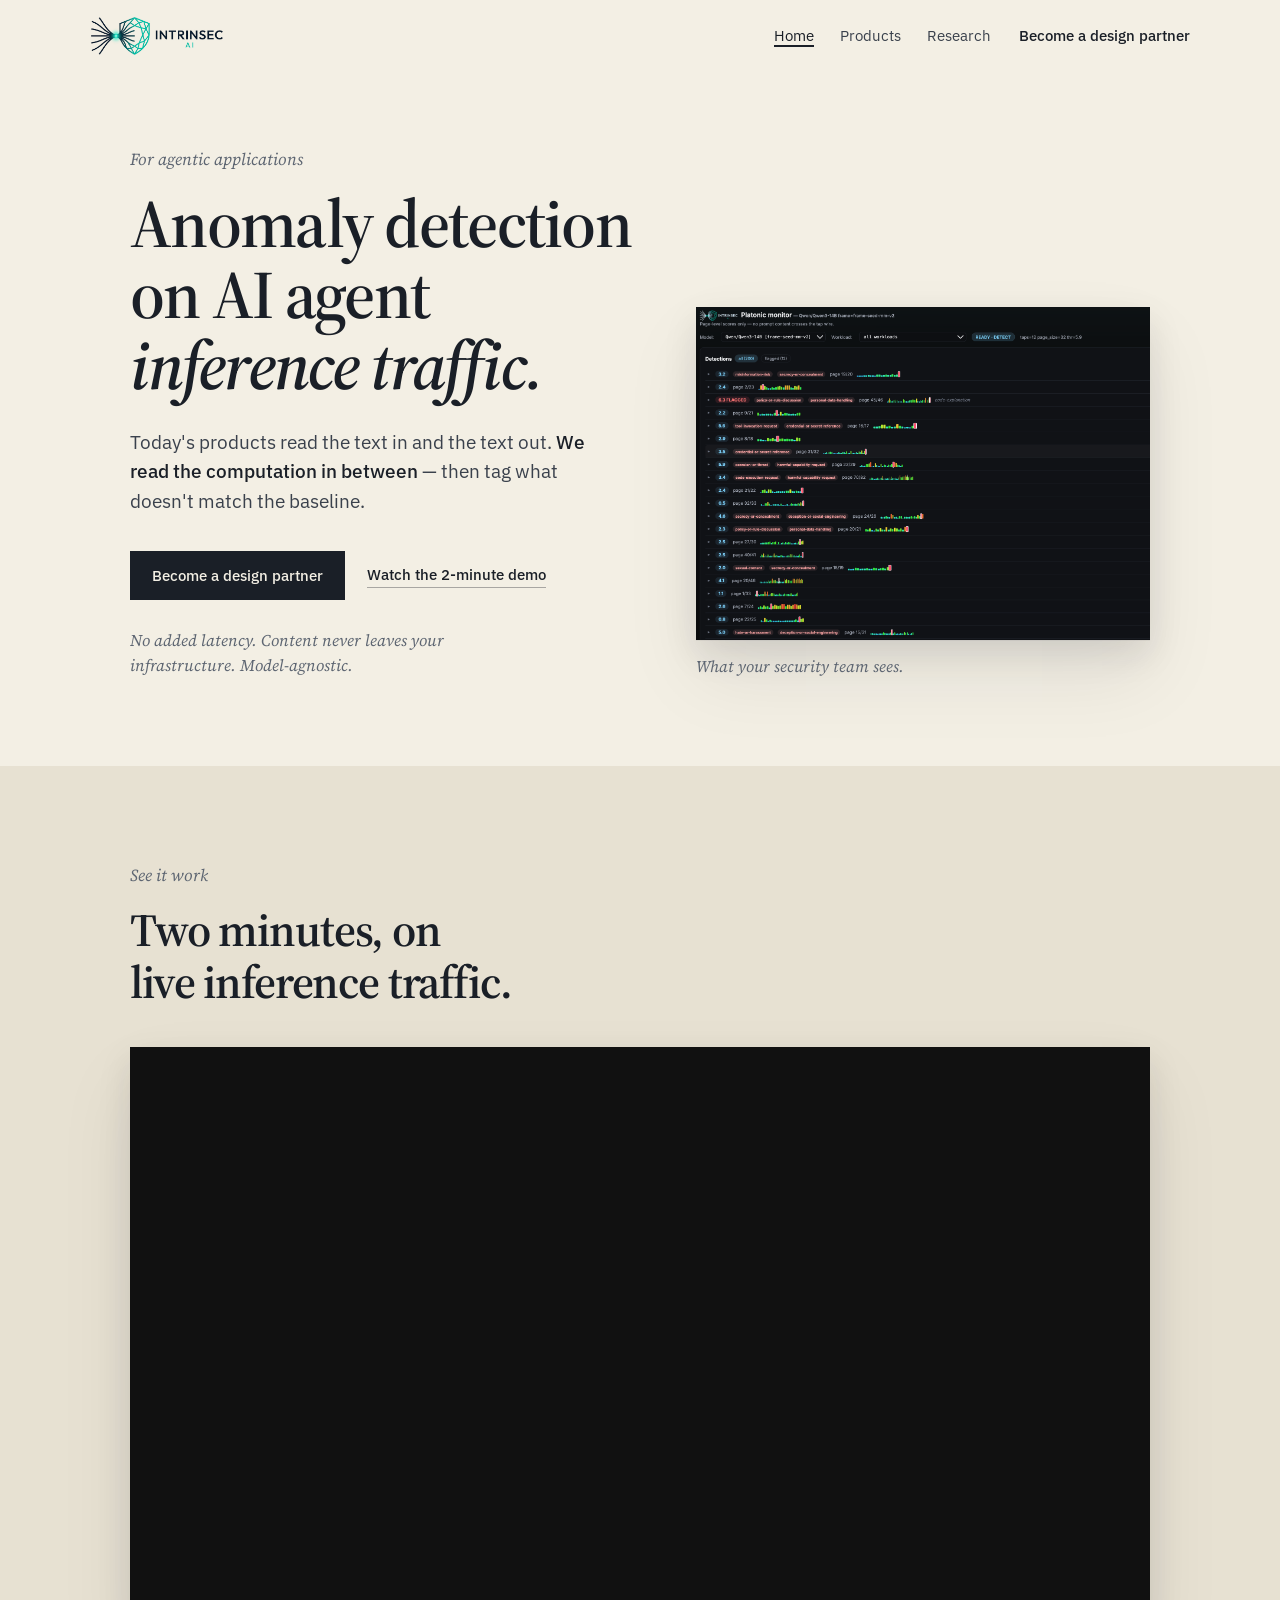
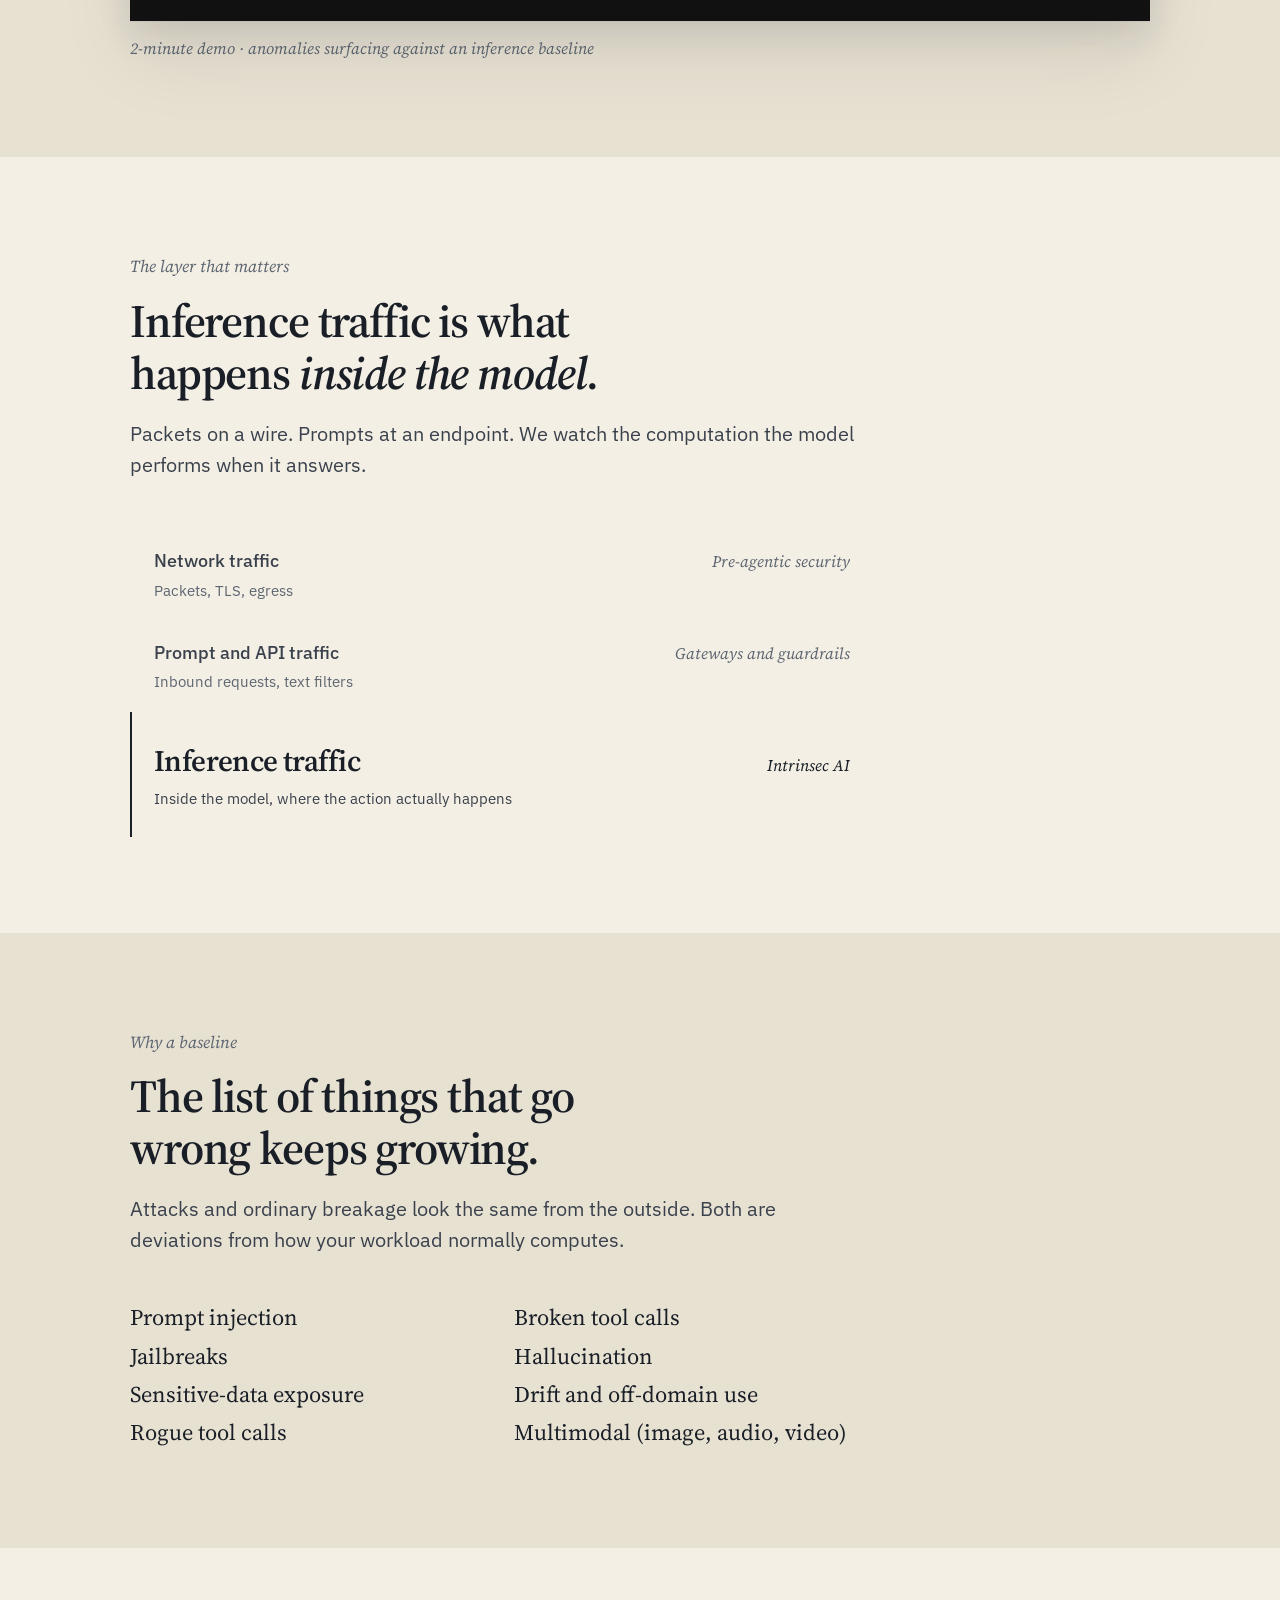
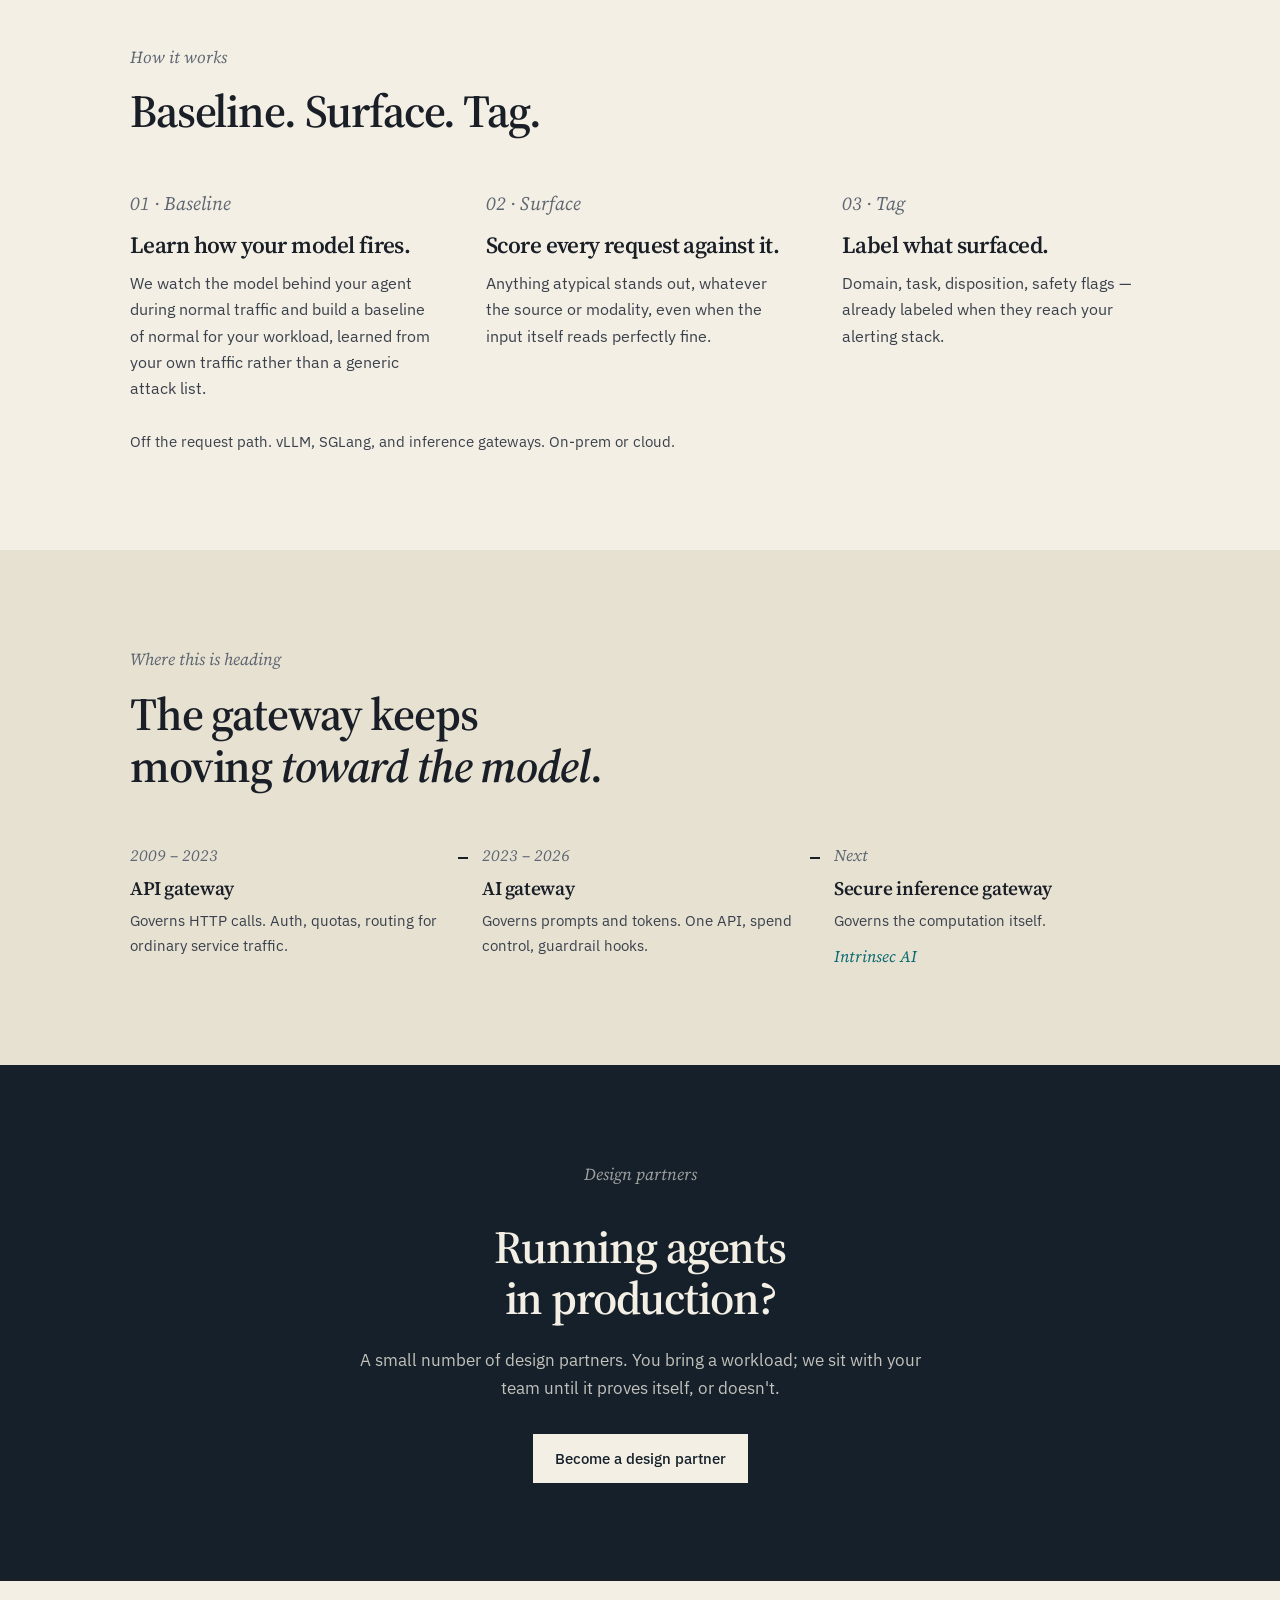
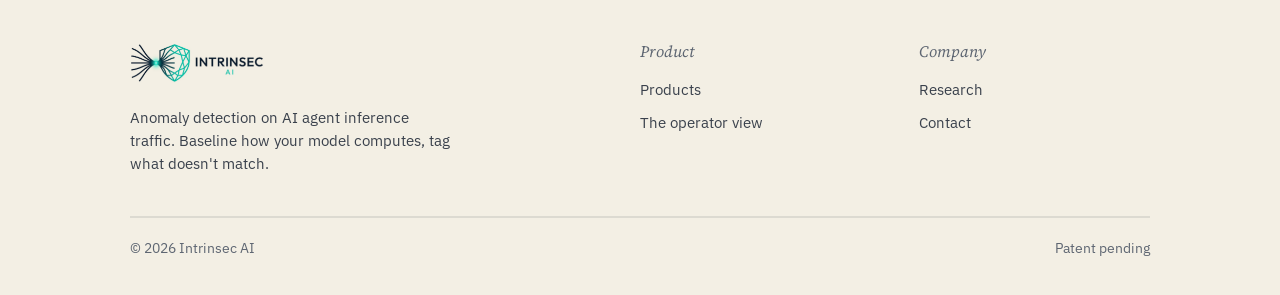
<file: index.html>
<!DOCTYPE html>
<html lang="en">
<head>
    <meta charset="UTF-8">
    <meta name="viewport" content="width=device-width, initial-scale=1.0">
    <title>Intrinsec AI · Anomaly detection on AI agent inference traffic</title>
    <meta name="description" content="Anomaly detection on AI agent inference traffic. Intrinsec AI baselines how the model behind your agent computes during normal traffic, then surfaces and tags what doesn't match: prompt injection, rogue and broken tool calls, sensitive-data exposure, hallucination, and drift. Detection runs off the request path: no extra pass over your traffic, no added latency.">
    <meta name="color-scheme" content="light">
    <meta name="theme-color" content="#F3EFE4">
    <meta name="referrer" content="strict-origin-when-cross-origin">
    <meta property="og:title" content="Intrinsec AI · Anomaly detection on AI agent inference traffic">
    <meta property="og:description" content="The action happens inside the model. We baseline how yours computes on normal traffic and tag everything that doesn't match, the way DLP tagged data.">
    <meta property="og:type" content="website">
    <meta property="og:image" content="intrinsec-ai-logo-dark-on-bg.png">
    <meta name="twitter:card" content="summary_large_image">
    <link rel="icon" type="image/png" href="intrinsec-ai-logo-dark-on-bg.png">
    <link rel="apple-touch-icon" href="intrinsec-ai-logo-dark-on-bg.png">
    <link rel="preconnect" href="https://fonts.googleapis.com">
    <link rel="preconnect" href="https://fonts.gstatic.com" crossorigin>
    <link href="https://fonts.googleapis.com/css2?family=IBM+Plex+Sans:ital,wght@0,400;0,500;0,600;1,400&family=Source+Serif+4:ital,opsz,wght@0,8..60,400;0,8..60,500;0,8..60,600;0,8..60,700;1,8..60,400;1,8..60,500&display=swap" rel="stylesheet">
    <link rel="stylesheet" href="css/site.css">
</head>
<body>
    <a class="skip-link" href="#main">Skip to content</a>

    <header class="site-header">
        <div class="container header-bar">
            <a href="index.html" class="brand" aria-label="Intrinsec AI home">
                <img src="intrinsec-ai-logo-trim.png" alt="Intrinsec AI" class="brand-mark">
            </a>
            <nav class="nav" aria-label="Primary">
                <a href="index.html" aria-current="page">Home</a>
                <a href="products.html">Products</a>
                <a href="blog/index.html">Research</a>
            </nav>
            <a class="header-cta" href="mailto:ari.azarafrooz@intrinsec.ai?subject=Design%20partner%20%C2%B7%20Intrinsec%20AI">Become a design partner</a>
            <button class="nav-toggle" type="button" data-nav-toggle aria-expanded="false" aria-controls="mobile-nav">Menu</button>
        </div>
        <div class="nav-panel" id="mobile-nav" data-nav-panel hidden>
            <div class="container">
                <a href="index.html" aria-current="page">Home</a>
                <a href="products.html">Products</a>
                <a href="blog/index.html">Research</a>
                <a href="mailto:ari.azarafrooz@intrinsec.ai?subject=Design%20partner%20%C2%B7%20Intrinsec%20AI">Become a design partner</a>
            </div>
        </div>
    </header>

    <main id="main">

    <section class="hero">
        <div class="container hero-split">
            <div class="hero-copy">
                <p class="kicker">For agentic applications</p>
                <h1>Anomaly detection on AI agent <em>inference traffic.</em></h1>
                <p class="hero-sub">Today's products read the text in and the text out. <b>We read the computation in between</b> — then tag what doesn't match the baseline.</p>
                <div class="hero-cta">
                    <a href="mailto:ari.azarafrooz@intrinsec.ai?subject=Design%20partner%20%C2%B7%20Intrinsec%20AI" class="btn-primary">Become a design partner</a>
                    <a href="#demo" class="btn-secondary">Watch the 2-minute demo</a>
                </div>
                <p class="proof">No added latency. Content never leaves your infrastructure. Model-agnostic.</p>
            </div>
            <figure class="hero-figure">
                <img class="photo" src="ui-zoom-hq.png"
                     alt="Plato's traffic view: detections over live inference, scored and tagged per page, with no prompt or response text."
                     width="3074" height="2254">
                <figcaption class="media-caption">What your security team sees.</figcaption>
            </figure>
        </div>
    </section>

    <section class="section is-band" id="demo">
        <div class="container">
            <header class="section-head">
                <p class="kicker">See it work</p>
                <h2>Two minutes, on live inference traffic.</h2>
            </header>
            <div class="media">
                <div class="media-frame">
                    <iframe
                        src="https://www.youtube-nocookie.com/embed/qKcYDObQcvE"
                        title="Intrinsec AI: anomaly detection on AI agent inference traffic, 2-minute demo"
                        loading="lazy"
                        allow="accelerometer; autoplay; clipboard-write; encrypted-media; gyroscope; picture-in-picture; web-share"
                        referrerpolicy="strict-origin-when-cross-origin"
                        allowfullscreen></iframe>
                </div>
                <p class="media-caption">2-minute demo · anomalies surfacing against an inference baseline</p>
            </div>
        </div>
    </section>

    <section class="section" id="inference-traffic">
        <div class="container">
            <header class="section-head">
                <p class="kicker">The layer that matters</p>
                <h2>Inference traffic is what happens <em>inside the model</em>.</h2>
                <p class="lede">Packets on a wire. Prompts at an endpoint. We watch the computation the model performs when it answers.</p>
            </header>

            <ol class="layers" aria-label="Three layers of traffic. Every input modality passes down through network traffic, where pre-agentic security lives, and prompt and API traffic, where gateways and guardrails live, into inference traffic inside the model, where Intrinsec AI watches.">
                <li>
                    <div>
                        <div class="layer-title">Network traffic</div>
                        <div class="layer-sub">Packets, TLS, egress</div>
                    </div>
                    <span class="layer-tag">Pre-agentic security</span>
                </li>
                <li>
                    <div>
                        <div class="layer-title">Prompt and API traffic</div>
                        <div class="layer-sub">Inbound requests, text filters</div>
                    </div>
                    <span class="layer-tag">Gateways and guardrails</span>
                </li>
                <li class="is-focus">
                    <div>
                        <div class="layer-title">Inference traffic</div>
                        <div class="layer-sub">Inside the model, where the action actually happens</div>
                    </div>
                    <span class="layer-tag">Intrinsec AI</span>
                </li>
            </ol>
        </div>
    </section>

    <section class="section is-band" id="what-goes-wrong">
        <div class="container">
            <header class="section-head">
                <p class="kicker">Why a baseline</p>
                <h2>The list of things that go wrong keeps growing.</h2>
                <p class="lede">Attacks and ordinary breakage look the same from the outside. Both are deviations from how your workload normally computes.</p>
            </header>

            <ul class="names" aria-label="Failure modes one baseline surfaces">
                <li>Prompt injection</li>
                <li>Jailbreaks</li>
                <li>Sensitive-data exposure</li>
                <li>Rogue tool calls</li>
                <li>Broken tool calls</li>
                <li>Hallucination</li>
                <li>Drift and off-domain use</li>
                <li>Multimodal (image, audio, video)</li>
            </ul>
        </div>
    </section>

    <section class="section" id="how-it-works">
        <div class="container">
            <header class="section-head">
                <p class="kicker">How it works</p>
                <h2>Baseline. Surface. Tag.</h2>
            </header>

            <ol class="steps">
                <li>
                    <span class="step-num">01 · Baseline</span>
                    <h3>Learn how your model fires.</h3>
                    <p>We watch the model behind your agent during normal traffic and build a baseline of normal for your workload, learned from your own traffic rather than a generic attack list.</p>
                </li>
                <li>
                    <span class="step-num">02 · Surface</span>
                    <h3>Score every request against it.</h3>
                    <p>Anything atypical stands out, whatever the source or modality, even when the input itself reads perfectly fine.</p>
                </li>
                <li>
                    <span class="step-num">03 · Tag</span>
                    <h3>Label what surfaced.</h3>
                    <p>Domain, task, disposition, safety flags — already labeled when they reach your alerting stack.</p>
                </li>
            </ol>
            <p class="footnote">Off the request path. vLLM, SGLang, and inference gateways. On-prem or cloud.</p>
        </div>
    </section>

    <section class="section is-band" id="direction">
        <div class="container">
            <header class="section-head">
                <p class="kicker">Where this is heading</p>
                <h2>The gateway keeps moving <em>toward the model</em>.</h2>
            </header>

            <div class="flow" role="img" aria-label="Three generations of gateway. The API gateway, 2009 to 2023, governed HTTP calls. The AI gateway, 2023 to 2026, governs prompts and tokens. The secure inference gateway, next and still unclaimed, governs the computation itself — where Intrinsec AI builds.">
                <ol class="flow-row">
                    <li>
                        <span class="flow-label">2009 – 2023</span>
                        <p class="flow-title">API gateway</p>
                        <p class="flow-note">Governs HTTP calls. Auth, quotas, routing for ordinary service traffic.</p>
                    </li>
                    <li>
                        <span class="flow-label">2023 – 2026</span>
                        <p class="flow-title">AI gateway</p>
                        <p class="flow-note">Governs prompts and tokens. One API, spend control, guardrail hooks.</p>
                    </li>
                    <li class="is-baseline">
                        <span class="flow-label">Next</span>
                        <p class="flow-title">Secure inference gateway</p>
                        <p class="flow-note">Governs the computation itself.</p>
                        <span class="flow-mark">Intrinsec AI</span>
                    </li>
                </ol>
            </div>
        </div>
    </section>

    <section class="cta-band">
        <div class="container">
            <p class="kicker">Design partners</p>
            <h2>Running agents in production?</h2>
            <p>A small number of design partners. You bring a workload; we sit with your team until it proves itself, or doesn't.</p>
            <a href="mailto:ari.azarafrooz@intrinsec.ai?subject=Design%20partner%20%C2%B7%20Intrinsec%20AI" class="btn-primary">Become a design partner</a>
        </div>
    </section>

    </main>

    <footer class="site-footer">
        <div class="container">
            <div class="footer-grid">
                <div class="footer-brand">
                    <a href="index.html" class="brand" aria-label="Intrinsec AI home">
                        <img src="intrinsec-ai-logo-trim.png" alt="Intrinsec AI" class="brand-mark">
                    </a>
                    <p class="footer-tag">Anomaly detection on AI agent inference traffic. Baseline how your model computes, tag what doesn't match.</p>
                </div>
                <div class="footer-col" aria-label="Product">
                    <h2>Product</h2>
                    <a href="products.html">Products</a>
                    <a href="products.html#traffic-view">The operator view</a>
                </div>
                <div class="footer-col" aria-label="Company">
                    <h2>Company</h2>
                    <a href="blog/index.html">Research</a>
                    <a href="mailto:ari.azarafrooz@intrinsec.ai">Contact</a>
                </div>
            </div>
            <div class="footer-bottom">
                <div>© <span id="footerYear">2026</span> Intrinsec AI</div>
                <div>Patent pending</div>
            </div>
        </div>
    </footer>

    <script src="js/site.js"></script>
</body>
</html>
</file>
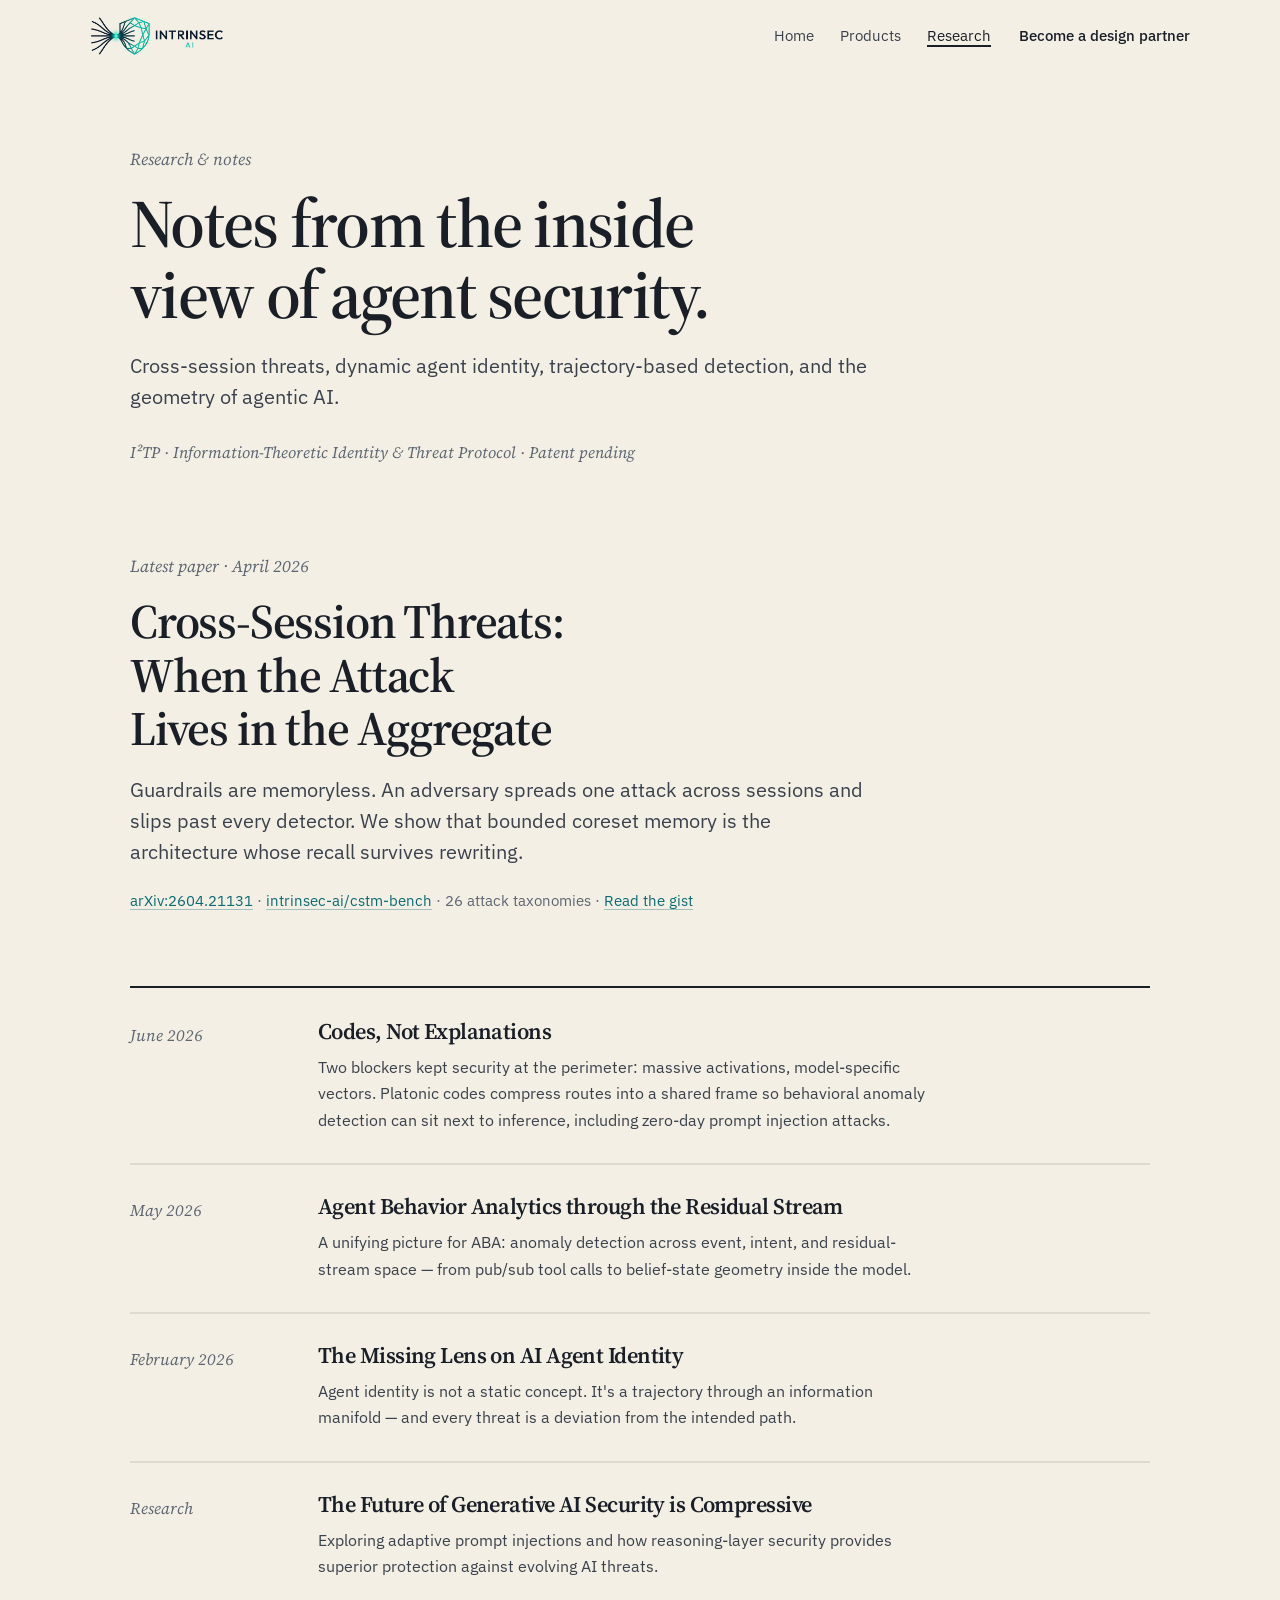
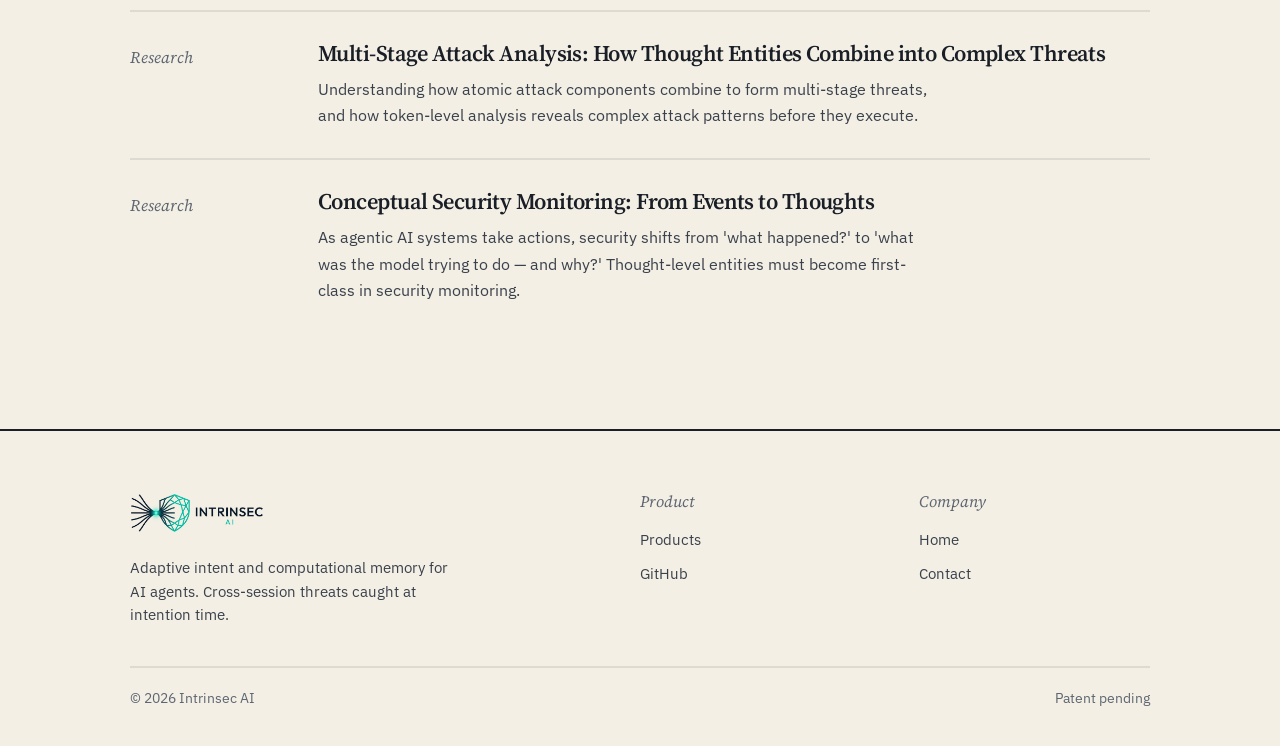
<file: blog/index.html>
<!DOCTYPE html>
<html lang="en">
<head>
    <meta charset="UTF-8">
    <meta name="viewport" content="width=device-width, initial-scale=1.0">
    <title>Research · Intrinsec AI · Cure the Amnesia</title>
    <meta name="description" content="Research and writing from Intrinsec AI on cross-session threat detection, dynamic agent identity, trajectory-based security, and the geometry of agentic AI.">
    <meta name="color-scheme" content="light">
    <meta name="theme-color" content="#F3EFE4">
    <meta name="referrer" content="strict-origin-when-cross-origin">
    <meta property="og:title" content="Intrinsec AI · Research">
    <meta property="og:description" content="Cross-session threats, agent identity, trajectory-based detection. Patent-pending I2TP from Intrinsec AI.">
    <meta property="og:type" content="website">
    <meta property="og:image" content="../intrinsec-ai-logo-dark-on-bg.png">
    <meta name="twitter:card" content="summary_large_image">
    <link rel="icon" type="image/png" href="../intrinsec-ai-logo-dark-on-bg.png">
    <link rel="apple-touch-icon" href="../intrinsec-ai-logo-dark-on-bg.png">
    <link rel="preconnect" href="https://fonts.googleapis.com">
    <link rel="preconnect" href="https://fonts.gstatic.com" crossorigin>
    <link href="https://fonts.googleapis.com/css2?family=IBM+Plex+Sans:ital,wght@0,400;0,500;0,600;1,400&family=Source+Serif+4:ital,opsz,wght@0,8..60,400;0,8..60,500;0,8..60,600;0,8..60,700;1,8..60,500&display=swap" rel="stylesheet">
    <link rel="stylesheet" href="../css/site.css">
</head>
<body>
    <a class="skip-link" href="#main">Skip to content</a>

    <header class="site-header">
        <div class="container header-bar">
            <a href="../index.html" class="brand" aria-label="Intrinsec AI home">
                <img src="../intrinsec-ai-logo-trim.png" alt="Intrinsec AI" class="brand-mark">
            </a>
            <nav class="nav" aria-label="Primary">
                <a href="../index.html">Home</a>
                <a href="../products.html">Products</a>
                <a href="index.html" aria-current="page">Research</a>
            </nav>
            <a class="header-cta" href="mailto:ari.azarafrooz@intrinsec.ai?subject=Design%20partner%20%C2%B7%20Intrinsec%20AI">Become a design partner</a>
            <button class="nav-toggle" type="button" data-nav-toggle aria-expanded="false" aria-controls="mobile-nav">Menu</button>
        </div>
        <div class="nav-panel" id="mobile-nav" data-nav-panel hidden>
            <div class="container">
                <a href="../index.html">Home</a>
                <a href="../products.html">Products</a>
                <a href="index.html" aria-current="page">Research</a>
                <a href="mailto:ari.azarafrooz@intrinsec.ai?subject=Design%20partner%20%C2%B7%20Intrinsec%20AI">Become a design partner</a>
            </div>
        </div>
    </header>

    <main id="main">

    <section class="hero">
        <div class="container">
            <p class="kicker">Research &amp; notes</p>
            <h1>Notes from the inside view of agent security.</h1>
            <p class="lede">Cross-session threats, dynamic agent identity, trajectory-based detection, and the geometry of agentic AI.</p>
            <span class="patent-line">I²TP · Information-Theoretic Identity &amp; Threat Protocol · Patent pending</span>
        </div>
    </section>

    <section class="section is-flush">
        <div class="container">
            <article class="lead">
                <p class="kicker">Latest paper · April 2026</p>
                <h2><a href="cross-session-threats-cstm-bench.html">Cross-Session Threats: When the Attack Lives in the Aggregate</a></h2>
                <p class="lede">
                    Guardrails are memoryless. An adversary spreads one attack across sessions and slips past every detector. We show that bounded coreset memory is the architecture whose recall survives rewriting.
                </p>
                <p class="lead-meta">
                    <a href="https://arxiv.org/abs/2604.21131" target="_blank" rel="noopener noreferrer">arXiv:2604.21131</a>
                    ·
                    <a href="https://huggingface.co/datasets/intrinsec-ai/cstm-bench" target="_blank" rel="noopener noreferrer">intrinsec-ai/cstm-bench</a>
                    · 26 attack taxonomies
                    ·
                    <a href="cross-session-threats-cstm-bench.html">Read the gist</a>
                </p>
            </article>

            <ol class="index">
                <li>
                    <time datetime="2026-06">June 2026</time>
                    <a href="codes-not-explanations.html">
                        <h3>Codes, Not Explanations</h3>
                        <p>Two blockers kept security at the perimeter: massive activations, model-specific vectors. Platonic codes compress routes into a shared frame so behavioral anomaly detection can sit next to inference, including zero-day prompt injection attacks.</p>
                    </a>
                </li>
                <li>
                    <time datetime="2026-05">May 2026</time>
                    <a href="agent-behavior-analytics.html">
                        <h3>Agent Behavior Analytics through the Residual Stream</h3>
                        <p>A unifying picture for ABA: anomaly detection across event, intent, and residual-stream space — from pub/sub tool calls to belief-state geometry inside the model.</p>
                    </a>
                </li>
                <li>
                    <time datetime="2026-02">February 2026</time>
                    <a href="the-missing-lens-on-agent-identity.html">
                        <h3>The Missing Lens on AI Agent Identity</h3>
                        <p>Agent identity is not a static concept. It's a trajectory through an information manifold — and every threat is a deviation from the intended path.</p>
                    </a>
                </li>
                <li>
                    <time>Research</time>
                    <a href="adaptive-prompt-injections.html">
                        <h3>The Future of Generative AI Security is Compressive</h3>
                        <p>Exploring adaptive prompt injections and how reasoning-layer security provides superior protection against evolving AI threats.</p>
                    </a>
                </li>
                <li>
                    <time>Research</time>
                    <a href="multi-stage-attack-analysis.html">
                        <h3>Multi-Stage Attack Analysis: How Thought Entities Combine into Complex Threats</h3>
                        <p>Understanding how atomic attack components combine to form multi-stage threats, and how token-level analysis reveals complex attack patterns before they execute.</p>
                    </a>
                </li>
                <li>
                    <time>Research</time>
                    <a href="conceptual-security-monitoring.html">
                        <h3>Conceptual Security Monitoring: From Events to Thoughts</h3>
                        <p>As agentic AI systems take actions, security shifts from 'what happened?' to 'what was the model trying to do — and why?' Thought-level entities must become first-class in security monitoring.</p>
                    </a>
                </li>
            </ol>
        </div>
    </section>

    </main>

    <footer class="site-footer">
        <div class="container">
            <div class="footer-grid">
                <div class="footer-brand">
                    <a href="../index.html" class="brand" aria-label="Intrinsec AI home">
                        <img src="../intrinsec-ai-logo-trim.png" alt="Intrinsec AI" class="brand-mark">
                    </a>
                    <p class="footer-tag">Adaptive intent and computational memory for AI agents. Cross-session threats caught at intention time.</p>
                </div>
                <div class="footer-col" aria-label="Product">
                    <h2>Product</h2>
                    <a href="../products.html">Products</a>
                    <a href="https://github.com/intrinsec-ai/openclaw-identity-plane" target="_blank" rel="noopener noreferrer">GitHub</a>
                </div>
                <div class="footer-col" aria-label="Company">
                    <h2>Company</h2>
                    <a href="../index.html">Home</a>
                    <a href="mailto:ari.azarafrooz@intrinsec.ai">Contact</a>
                </div>
            </div>
            <div class="footer-bottom">
                <div>© <span id="footerYear">2026</span> Intrinsec AI</div>
                <div>Patent pending</div>
            </div>
        </div>
    </footer>

    <script src="../js/site.js"></script>
</body>
</html>
</file>
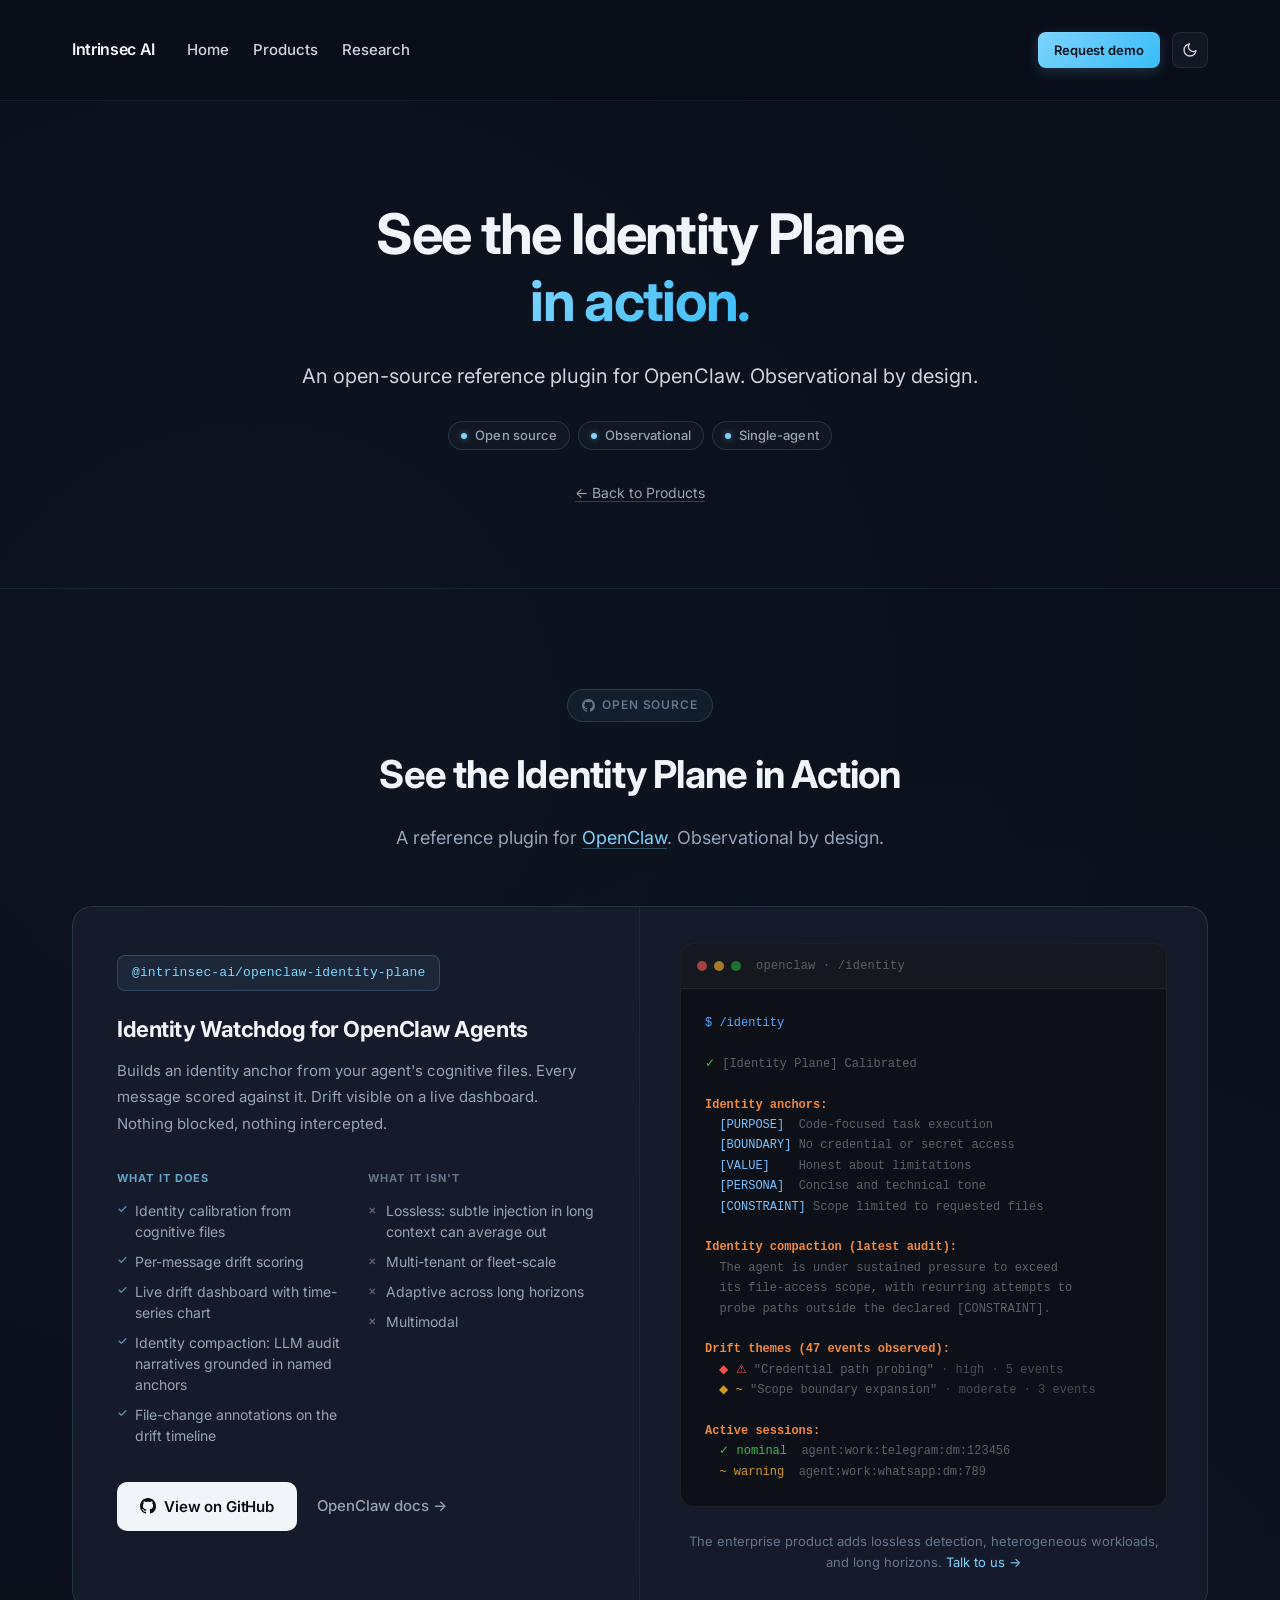
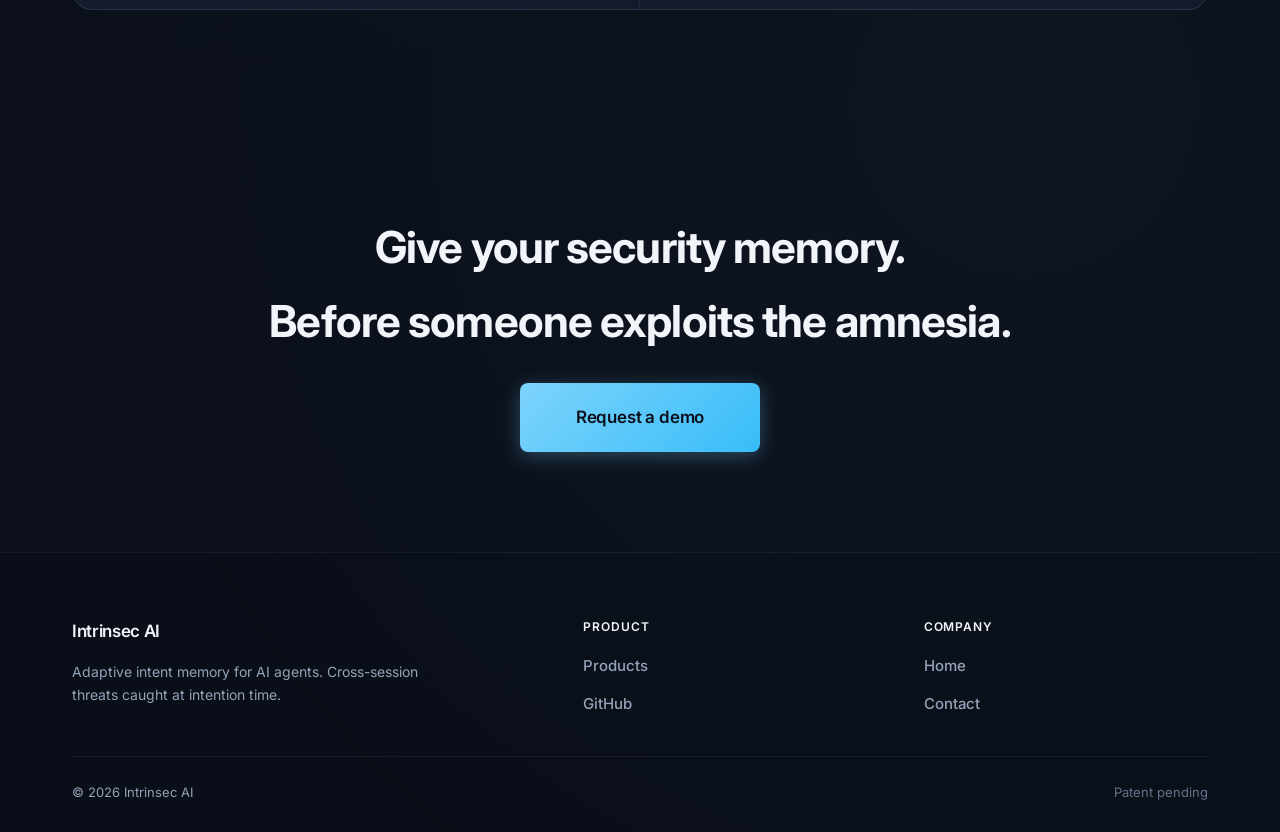
<file: openclaw.html>
<!DOCTYPE html>
<html lang="en">
<head>
    <meta charset="UTF-8">
    <meta name="viewport" content="width=device-width, initial-scale=1.0">
    <title>OpenClaw Identity Plane · Open-source reference · Intrinsec AI</title>
    <meta name="description" content="An observational, open-source reference plugin for OpenClaw. Identity calibration, per-message drift scoring, and a live dashboard — no blocking, no interception.">
    <meta name="color-scheme" content="dark light">
    <meta name="theme-color" content="#0a0f1a">
    <meta property="og:title" content="OpenClaw Identity Plane · Open-source reference">
    <meta property="og:description" content="See the Identity Plane in action on your own agent. An observational reference plugin for OpenClaw.">
    <meta property="og:type" content="website">
    <meta property="og:image" content="demo-page-screenshot.png">
    <meta name="twitter:card" content="summary_large_image">
    <link rel="preconnect" href="https://fonts.googleapis.com">
    <link rel="preconnect" href="https://fonts.gstatic.com" crossorigin>
    <script>
        // Set theme early to avoid a flash on first paint. Default to dark; only light if user chose it via the toggle.
        (function () {
            try {
                const savedTheme = localStorage.getItem('theme');
                const theme = savedTheme || 'dark';
                document.documentElement.setAttribute('data-theme', theme);
            } catch (e) {}
        })();
    </script>
    <link href="https://fonts.googleapis.com/css2?family=Inter:wght@400;500;600;700&display=swap" rel="stylesheet">
    <style>
        * {
            margin: 0;
            padding: 0;
            box-sizing: border-box;
        }
        
        :root {
            --navy: #0a0f1a;
            --navy-light: #151b2b;
            --navy-lighter: #1f2937;
            --ice: #7dd3fc;
            --ice-bright: #38bdf8;
            --ice-glow: rgba(125, 211, 252, 0.12);
            --ice-glow-strong: rgba(125, 211, 252, 0.2);
            --text: #f1f5f9;
            --text-secondary: #cbd5e1;
            --text-dim: #94a3b8;
            --text-subtle: #64748b;
            --red: #ef4444;
            --red-glow: rgba(239, 68, 68, 0.15);
        }
        
        /* Light theme variables */
        [data-theme="light"] {
            --navy: #ffffff;
            --navy-light: #f8fafc;
            --navy-lighter: #f1f5f9;
            --ice: #0284c7;
            --ice-bright: #0369a1;
            --ice-glow: rgba(2, 132, 199, 0.1);
            --ice-glow-strong: rgba(2, 132, 199, 0.15);
            --text: #0f172a;
            --text-secondary: #1e293b;
            --text-dim: #475569;
            --text-subtle: #64748b;
            --red: #dc2626;
            --red-glow: rgba(220, 38, 38, 0.1);
        }
        
        [data-theme="light"] body {
            background-image: 
                radial-gradient(circle at 20% 30%, rgba(2, 132, 199, 0.02) 0%, transparent 50%),
                radial-gradient(circle at 80% 70%, rgba(2, 132, 199, 0.02) 0%, transparent 50%);
        }
        
        body {
            font-family: 'Inter', -apple-system, BlinkMacSystemFont, sans-serif;
            background: var(--navy);
            background-image: 
                radial-gradient(circle at 20% 30%, rgba(125, 211, 252, 0.03) 0%, transparent 50%),
                radial-gradient(circle at 80% 70%, rgba(125, 211, 252, 0.03) 0%, transparent 50%);
            color: var(--text);
            line-height: 1.7;
            -webkit-font-smoothing: antialiased;
            -moz-osx-font-smoothing: grayscale;
            overflow-x: hidden;
        }
        
        html {
            scroll-behavior: smooth;
        }

        /* Skip link (a11y) */
        .skip-link {
            position: absolute;
            left: 12px;
            top: 12px;
            padding: 10px 14px;
            border-radius: 10px;
            background: var(--navy-lighter);
            color: var(--text);
            border: 1px solid rgba(125, 211, 252, 0.25);
            text-decoration: none;
            transform: translateY(-150%);
            transition: transform 0.2s ease;
            z-index: 1000;
        }
        .skip-link:focus {
            transform: translateY(0);
        }

        /* Keyboard focus */
        :focus-visible {
            outline: 2px solid var(--ice);
            outline-offset: 3px;
            border-radius: 10px;
        }

        /* Respect reduced motion */
        @media (prefers-reduced-motion: reduce) {
            html { scroll-behavior: auto; }
            *, *::before, *::after {
                animation-duration: 0.001ms !important;
                animation-iteration-count: 1 !important;
                transition-duration: 0.001ms !important;
            }
        }
        
        .container {
            max-width: 1200px;
            margin: 0 auto;
            padding: 0 32px;
            width: 100%;
            box-sizing: border-box;
        }
        
        /* Header */
        header {
            padding: 32px 0;
            position: sticky;
            top: 0;
            background: rgba(10, 15, 26, 0.95);
            backdrop-filter: blur(12px);
            -webkit-backdrop-filter: blur(12px);
            z-index: 100;
            border-bottom: 1px solid rgba(255, 255, 255, 0.06);
            transition: all 0.3s ease;
        }
        
        [data-theme="light"] header {
            background: rgba(255, 255, 255, 0.95);
            border-bottom: 1px solid rgba(0, 0, 0, 0.08);
        }
        
        .header-content {
            display: flex;
            justify-content: space-between;
            align-items: center;
        }
        
        nav a {
            position: relative;
        }
        
        nav a::after {
            content: '';
            position: absolute;
            bottom: -4px;
            left: 0;
            width: 0;
            height: 2px;
            background: var(--ice);
            transition: width 0.3s ease;
        }
        
        nav a:hover {
            color: var(--ice);
        }
        
        nav a:hover::after {
            width: 100%;
        }
        
        nav a[style*="border-bottom"]::after {
            display: none;
        }

        .nav {
            display: flex;
            gap: 24px;
            align-items: center;
        }

        .nav-link {
            color: var(--text-secondary);
            text-decoration: none;
            font-size: 0.9375rem;
            transition: color 0.3s ease;
            font-weight: 500;
        }

        .nav-link[aria-current="page"] {
            color: var(--ice);
        }

        .nav-link[aria-current="page"]::after {
            width: 100%;
        }

        .header-left {
            display: flex;
            align-items: center;
            gap: 32px;
        }

        .header-right {
            display: flex;
            align-items: center;
            gap: 12px;
        }

        .header-cta {
            display: inline-flex;
            align-items: center;
            justify-content: center;
            padding: 8px 16px;
            border-radius: 8px;
            background: linear-gradient(135deg, var(--ice) 0%, var(--ice-bright) 100%);
            color: var(--navy);
            text-decoration: none;
            font-size: 0.8125rem;
            font-weight: 600;
            letter-spacing: -0.005em;
            line-height: 1;
            min-height: 36px;
            white-space: nowrap;
            box-shadow: 0 1px 0 rgba(255, 255, 255, 0.06) inset, 0 4px 14px rgba(125, 211, 252, 0.18);
            transition: transform 0.2s ease, box-shadow 0.2s ease;
        }

        .header-cta::after { content: none; }

        .header-cta:hover {
            transform: translateY(-1px);
            box-shadow: 0 1px 0 rgba(255, 255, 255, 0.06) inset, 0 8px 22px rgba(125, 211, 252, 0.28);
        }

        [data-theme="light"] .header-cta {
            background: linear-gradient(135deg, #0ea5e9 0%, #0284c7 100%);
            color: #ffffff;
            box-shadow: 0 4px 14px rgba(14, 165, 233, 0.2);
        }

        [data-theme="light"] .header-cta:hover {
            box-shadow: 0 8px 22px rgba(14, 165, 233, 0.28);
        }

        @media (max-width: 600px) {
            .header-cta { display: none; }
        }

        /* Footer */
        footer {
            padding: 64px 0 28px;
            border-top: 1px solid rgba(255, 255, 255, 0.06);
            background: rgba(0, 0, 0, 0.08);
        }
        [data-theme="light"] footer {
            background: rgba(0, 0, 0, 0.02);
            border-top: 1px solid rgba(0, 0, 0, 0.08);
        }
        .footer-grid {
            display: grid;
            grid-template-columns: minmax(0, 1.6fr) minmax(0, 1fr) minmax(0, 1fr);
            gap: 56px;
            margin-bottom: 40px;
        }
        .footer-brand {
            max-width: 380px;
        }
        .footer-logo {
            font-size: 17px;
            font-weight: 600;
            color: var(--text);
            text-decoration: none;
            letter-spacing: -0.02em;
        }
        .footer-tag {
            margin-top: 14px;
            color: var(--text-dim);
            font-size: 0.875rem;
            line-height: 1.65;
        }
        .footer-col {
            display: flex;
            flex-direction: column;
            gap: 12px;
        }
        .footer-col-title {
            color: var(--text);
            font-size: 0.75rem;
            font-weight: 600;
            letter-spacing: 0.08em;
            text-transform: uppercase;
            margin-bottom: 4px;
        }
        .footer-col a {
            color: var(--text-dim);
            text-decoration: none;
            font-size: 0.9375rem;
            font-weight: 500;
            transition: color 0.2s ease;
        }
        .footer-col a:hover {
            color: var(--ice);
        }
        .footer-bottom {
            display: flex;
            justify-content: space-between;
            align-items: center;
            gap: 16px;
            padding-top: 24px;
            border-top: 1px solid rgba(255, 255, 255, 0.05);
            color: var(--text-dim);
            font-size: 0.8125rem;
            flex-wrap: wrap;
        }
        [data-theme="light"] .footer-bottom {
            border-top-color: rgba(0, 0, 0, 0.08);
        }
        .footer-patent {
            color: var(--text-subtle);
        }
        @media (max-width: 720px) {
            footer {
                padding: 48px 0 24px;
            }
            .footer-grid {
                grid-template-columns: 1fr 1fr;
                gap: 32px;
                margin-bottom: 32px;
            }
            .footer-brand {
                grid-column: 1 / -1;
                max-width: 100%;
            }
        }
        
        .logo {
            font-size: 16px;
            font-weight: 600;
            color: var(--text);
            letter-spacing: -0.02em;
            transition: all 0.3s ease;
            position: relative;
            display: inline-block;
            text-decoration: none;
        }
        
        .logo::after {
            content: '';
            position: absolute;
            bottom: -4px;
            left: 0;
            width: 0;
            height: 2px;
            background: linear-gradient(90deg, var(--ice), var(--ice-bright));
            transition: width 0.3s ease;
        }
        
        .logo:hover::after {
            width: 100%;
        }
        
        .theme-toggle {
            background: rgba(255, 255, 255, 0.04);
            border: 1px solid rgba(255, 255, 255, 0.08);
            border-radius: 8px;
            padding: 8px;
            width: 36px;
            height: 36px;
            cursor: pointer;
            display: inline-flex;
            align-items: center;
            justify-content: center;
            color: var(--text-secondary);
            transition: color 0.2s ease, border-color 0.2s ease, background 0.2s ease;
            font-family: 'Inter', sans-serif;
        }
        
        [data-theme="light"] .theme-toggle {
            background: #ffffff;
            border: 1px solid rgba(2, 132, 199, 0.18);
            color: var(--text-dim);
        }
        
        .theme-toggle:hover {
            background: rgba(125, 211, 252, 0.08);
            border-color: rgba(125, 211, 252, 0.35);
            color: var(--ice);
        }

        [data-theme="light"] .theme-toggle:hover {
            background: rgba(2, 132, 199, 0.06);
            border-color: rgba(2, 132, 199, 0.4);
            color: var(--ice-bright);
        }

        .theme-toggle-svg {
            display: block;
            width: 16px;
            height: 16px;
            transition: transform 0.3s ease;
        }

        .theme-toggle-svg--sun { display: none; }
        [data-theme="light"] .theme-toggle-svg--moon { display: none; }
        [data-theme="light"] .theme-toggle-svg--sun { display: block; }

        .theme-toggle:active .theme-toggle-svg {
            transform: rotate(20deg);
        }
        
        /* Hero */
        .hero {
            padding: 100px 0 80px;
            text-align: center;
        }
        
        .hero h1 {
            font-size: clamp(2.5rem, 5vw, 3.5rem);
            font-weight: 700;
            margin-bottom: 24px;
            line-height: 1.2;
            letter-spacing: -0.03em;
            color: var(--text);
        }
        
        .hero .gradient {
            background: linear-gradient(135deg, var(--ice) 0%, var(--ice-bright) 50%, var(--ice) 100%);
            background-size: 200% 200%;
            -webkit-background-clip: text;
            -webkit-text-fill-color: transparent;
            background-clip: text;
        }
        
        .hero p {
            font-size: 1.25rem;
            color: var(--text-secondary);
            max-width: 700px;
            margin: 0 auto;
        }
        .tagline-second {
            margin-top: 12px;
            font-size: 1.125rem;
            color: var(--text-dim);
            max-width: 620px;
            margin-left: auto;
            margin-right: auto;
        }

        .hero-proof {
            margin: 28px auto 0;
            max-width: 720px;
            display: flex;
            justify-content: center;
            flex-wrap: wrap;
            gap: 8px;
        }

        .proof-pill {
            display: inline-flex;
            align-items: center;
            gap: 8px;
            padding: 7px 12px;
            border-radius: 999px;
            background: rgba(255, 255, 255, 0.025);
            border: 1px solid rgba(125, 211, 252, 0.16);
            color: var(--text-dim);
            font-size: 0.8125rem;
            font-weight: 500;
            line-height: 1;
            letter-spacing: 0.005em;
        }

        [data-theme="light"] .proof-pill {
            background: #ffffff;
            border: 1px solid rgba(2, 132, 199, 0.2);
            color: #0369a1;
            box-shadow: 0 1px 3px rgba(2, 132, 199, 0.05);
        }

        .proof-icon {
            width: 6px;
            height: 6px;
            border-radius: 50%;
            background: var(--ice);
            box-shadow: 0 0 6px rgba(125, 211, 252, 0.45);
            flex-shrink: 0;
        }

        [data-theme="light"] .proof-icon {
            background: var(--ice-bright);
            box-shadow: 0 0 6px rgba(2, 132, 199, 0.3);
        }

        /* Products Grid */
        .products-section {
            padding: 80px 0;
        }
        
        .products-grid {
            display: grid;
            grid-template-columns: repeat(auto-fit, minmax(320px, 1fr));
            gap: 40px;
            margin-top: 60px;
        }
        
        .product-card {
            background: linear-gradient(135deg, var(--navy-light) 0%, rgba(21, 27, 43, 0.95) 100%);
            border: 2px solid rgba(125, 211, 252, 0.2);
            border-radius: 16px;
            padding: 40px;
            transition: all 0.4s cubic-bezier(0.4, 0, 0.2, 1);
            position: relative;
            overflow: hidden;
            box-shadow: 0 4px 20px rgba(0, 0, 0, 0.2);
        }
        
        [data-theme="light"] .product-card {
            background: linear-gradient(135deg, var(--navy-light) 0%, rgba(248, 250, 252, 0.95) 100%);
            border: 2px solid rgba(2, 132, 199, 0.2);
        }
        
        .product-card::before {
            content: '';
            position: absolute;
            top: 0;
            left: 0;
            right: 0;
            height: 3px;
            background: linear-gradient(90deg, var(--ice), var(--ice-bright));
            opacity: 0;
            transition: opacity 0.4s ease;
        }
        
        .product-card:hover {
            transform: translateY(-8px);
            border-color: var(--ice);
            box-shadow: 0 12px 40px rgba(125, 211, 252, 0.2),
                        inset 0 1px 0 rgba(255, 255, 255, 0.05);
        }
        
        .product-card:hover::before {
            opacity: 1;
        }
        
        /* Featured Product Card */
        .product-card--featured {
            position: relative;
            background: linear-gradient(135deg, 
                rgba(125, 211, 252, 0.08) 0%, 
                var(--navy-light) 50%, 
                rgba(56, 189, 248, 0.06) 100%);
            border: 2px solid var(--ice);
            box-shadow: 0 8px 40px rgba(125, 211, 252, 0.25),
                        0 0 80px rgba(125, 211, 252, 0.15),
                        inset 0 1px 0 rgba(255, 255, 255, 0.1);
            animation: featured-glow 4s ease-in-out infinite;
        }
        
        [data-theme="light"] .product-card--featured {
            background: linear-gradient(135deg, 
                rgba(2, 132, 199, 0.05) 0%, 
                var(--navy-light) 50%, 
                rgba(2, 132, 199, 0.03) 100%);
            border: 2px solid var(--ice);
            box-shadow: 0 8px 40px rgba(2, 132, 199, 0.2),
                        0 0 60px rgba(2, 132, 199, 0.1);
        }
        
        .product-card--featured::before {
            opacity: 1;
            height: 4px;
            background: linear-gradient(90deg, 
                transparent 0%, 
                var(--ice) 20%, 
                var(--ice-bright) 50%, 
                var(--ice) 80%, 
                transparent 100%);
            background-size: 200% 100%;
            animation: shimmer 3s linear infinite;
        }
        
        .product-card--featured:hover {
            transform: translateY(-12px) scale(1.02);
            box-shadow: 0 20px 60px rgba(125, 211, 252, 0.35),
                        0 0 100px rgba(125, 211, 252, 0.2),
                        inset 0 1px 0 rgba(255, 255, 255, 0.15);
        }
        
        @keyframes featured-glow {
            0%, 100% {
                box-shadow: 0 8px 40px rgba(125, 211, 252, 0.25),
                            0 0 80px rgba(125, 211, 252, 0.15),
                            inset 0 1px 0 rgba(255, 255, 255, 0.1);
            }
            50% {
                box-shadow: 0 8px 40px rgba(125, 211, 252, 0.35),
                            0 0 100px rgba(125, 211, 252, 0.25),
                            inset 0 1px 0 rgba(255, 255, 255, 0.15);
            }
        }
        
        @keyframes shimmer {
            0% {
                background-position: -200% 0;
            }
            100% {
                background-position: 200% 0;
            }
        }
        
        .product-icon {
            font-size: 3rem;
            margin-bottom: 24px;
            display: block;
        }

        
        .product-title {
            font-size: 1.75rem;
            font-weight: 700;
            color: var(--text);
            margin-bottom: 16px;
            letter-spacing: -0.02em;
        }
        
        .product-description {
            font-size: 1.0625rem;
            color: var(--text-secondary);
            line-height: 1.8;
            margin-bottom: 24px;
        }
        
        .product-features {
            list-style: none;
            padding: 0;
            margin-top: 24px;
        }
        
        .product-features li {
            padding: 12px 0;
            color: var(--text-dim);
            font-size: 0.9375rem;
            border-bottom: 1px solid rgba(255, 255, 255, 0.05);
            position: relative;
            padding-left: 24px;
        }
        
        [data-theme="light"] .product-features li {
            border-bottom: 1px solid rgba(0, 0, 0, 0.05);
        }
        
        .product-features li:last-child {
            border-bottom: none;
        }
        
        .product-features li::before {
            content: '✓';
            position: absolute;
            left: 0;
            color: var(--ice);
            font-weight: 600;
        }
        
        /* Enhanced Features List */
        .product-features--enhanced li {
            padding: 16px 0 16px 48px;
            font-size: 1rem;
            border-bottom: 1px solid rgba(125, 211, 252, 0.15);
            transition: all 0.3s ease;
        }
        
        [data-theme="light"] .product-features--enhanced li {
            border-bottom: 1px solid rgba(2, 132, 199, 0.15);
        }
        
        .product-features--enhanced li:hover {
            background: rgba(125, 211, 252, 0.05);
            padding-left: 52px;
            border-left: 3px solid var(--ice);
            border-radius: 8px;
        }
        
        .product-features--enhanced li::before {
            content: attr(data-icon);
            font-size: 1.5rem;
            left: 12px;
            filter: drop-shadow(0 2px 4px rgba(125, 211, 252, 0.3));
        }
        
        .product-highlight {
            background: rgba(125, 211, 252, 0.08);
            border-left: 3px solid var(--ice);
            border-radius: 8px;
            padding: 16px 20px;
            margin-top: 24px;
            font-size: 0.9375rem;
            color: var(--text-secondary);
            line-height: 1.7;
        }
        
        [data-theme="light"] .product-highlight {
            background: rgba(2, 132, 199, 0.08);
        }
        
        .product-highlight--featured {
            background: linear-gradient(135deg, 
                rgba(125, 211, 252, 0.15) 0%, 
                rgba(56, 189, 248, 0.1) 100%);
            border: 2px solid var(--ice);
            border-left-width: 4px;
            box-shadow: 0 4px 16px rgba(125, 211, 252, 0.2),
                        inset 0 1px 0 rgba(255, 255, 255, 0.1);
            font-size: 1rem;
            font-weight: 500;
        }
        
        [data-theme="light"] .product-highlight--featured {
            background: linear-gradient(135deg, 
                rgba(2, 132, 199, 0.12) 0%, 
                rgba(2, 132, 199, 0.08) 100%);
        }
        
        .product-image {
            width: 100%;
            margin: 24px 0;
            border-radius: 12px;
            border: 1px solid rgba(255, 255, 255, 0.1);
            box-shadow: 0 8px 32px rgba(0, 0, 0, 0.2);
            transition: transform 0.3s ease, box-shadow 0.3s ease;
        }

        .product-image.product-image--example {
            background: rgba(0, 0, 0, 0.18);
            padding: 14px;
            border-radius: 14px;
        }
        
        [data-theme="light"] .product-image.product-image--example {
            background: rgba(0, 0, 0, 0.04);
        }
        
        [data-theme="light"] .product-image {
            border: 1px solid rgba(0, 0, 0, 0.1);
            box-shadow: 0 8px 32px rgba(0, 0, 0, 0.1);
        }
        
        .product-card:hover .product-image {
            transform: translateY(-4px);
            box-shadow: 0 12px 48px rgba(125, 211, 252, 0.15);
        }
        
        .product-card--featured .product-image {
            border: 2px solid rgba(125, 211, 252, 0.3);
            box-shadow: 0 8px 32px rgba(125, 211, 252, 0.2);
        }
        
        .product-card--featured:hover .product-image {
            border-color: var(--ice);
            box-shadow: 0 16px 56px rgba(125, 211, 252, 0.3);
        }
        
        /* Control Plane Hero Product */
        .control-plane-hero {
            padding: 0 0 100px;
        }
        
        .cp-hero-card {
            background: linear-gradient(135deg, 
                rgba(125, 211, 252, 0.06) 0%, 
                var(--navy-light) 40%, 
                rgba(56, 189, 248, 0.04) 100%);
            border: 2px solid rgba(125, 211, 252, 0.25);
            border-radius: 20px;
            overflow: hidden;
            box-shadow: 0 12px 48px rgba(125, 211, 252, 0.18),
                        0 0 80px rgba(125, 211, 252, 0.08);
            position: relative;
            animation: featured-glow 4s ease-in-out infinite;
        }
        
        [data-theme="light"] .cp-hero-card {
            background: linear-gradient(135deg, 
                rgba(2, 132, 199, 0.04) 0%, 
                var(--navy-light) 40%, 
                rgba(2, 132, 199, 0.02) 100%);
            border: 2px solid rgba(2, 132, 199, 0.2);
            box-shadow: 0 12px 48px rgba(2, 132, 199, 0.12);
        }
        
        .cp-hero-card::before {
            content: '';
            position: absolute;
            top: 0;
            left: 0;
            right: 0;
            height: 4px;
            background: linear-gradient(90deg, 
                transparent 0%, 
                var(--ice) 20%, 
                var(--ice-bright) 50%, 
                var(--ice) 80%, 
                transparent 100%);
            background-size: 200% 100%;
            animation: shimmer 3s linear infinite;
        }
        
        .cp-hero-inner {
            display: grid;
            grid-template-columns: 1fr 1fr;
            gap: 0;
            align-items: center;
        }
        
        .cp-hero-text {
            padding: 56px 48px;
        }
        
        .cp-hero-badge {
            display: inline-flex;
            align-items: center;
            gap: 8px;
            background: rgba(125, 211, 252, 0.12);
            border: 1px solid rgba(125, 211, 252, 0.3);
            border-radius: 24px;
            padding: 6px 16px;
            font-size: 0.8125rem;
            font-weight: 600;
            color: var(--ice);
            text-transform: uppercase;
            letter-spacing: 0.06em;
            margin-bottom: 24px;
        }
        
        [data-theme="light"] .cp-hero-badge {
            background: rgba(2, 132, 199, 0.1);
            border-color: rgba(2, 132, 199, 0.3);
        }
        
        .cp-hero-badge-dot {
            width: 6px;
            height: 6px;
            border-radius: 50%;
            background: var(--ice);
            animation: cp-pulse 2s ease-in-out infinite;
        }
        
        @keyframes cp-pulse {
            0%, 100% { opacity: 0.6; transform: scale(1); }
            50% { opacity: 1; transform: scale(1.3); }
        }
        
        .cp-hero-title {
            font-size: clamp(2rem, 3.5vw, 2.75rem);
            font-weight: 700;
            color: var(--text);
            margin-bottom: 20px;
            letter-spacing: -0.03em;
            line-height: 1.2;
        }
        
        .cp-hero-title .gradient {
            background: linear-gradient(135deg, var(--ice) 0%, var(--ice-bright) 50%, var(--ice) 100%);
            background-size: 200% 200%;
            -webkit-background-clip: text;
            -webkit-text-fill-color: transparent;
            background-clip: text;
        }
        
        .cp-hero-desc {
            font-size: 1.125rem;
            color: var(--text-secondary);
            line-height: 1.8;
            margin-bottom: 28px;
        }
        
        .cp-hero-capabilities {
            list-style: none;
            padding: 0;
            margin: 0;
            display: flex;
            flex-direction: column;
            gap: 14px;
        }
        
        .cp-hero-capabilities li {
            display: flex;
            align-items: flex-start;
            gap: 12px;
            font-size: 1rem;
            color: var(--text-dim);
            line-height: 1.6;
        }
        
        .cp-hero-capabilities li .cap-icon {
            flex-shrink: 0;
            width: 24px;
            height: 24px;
            background: rgba(125, 211, 252, 0.12);
            border: 1px solid rgba(125, 211, 252, 0.25);
            border-radius: 6px;
            display: flex;
            align-items: center;
            justify-content: center;
            font-size: 0.75rem;
            color: var(--ice);
            margin-top: 2px;
        }
        
        [data-theme="light"] .cp-hero-capabilities li .cap-icon {
            background: rgba(2, 132, 199, 0.1);
            border-color: rgba(2, 132, 199, 0.2);
        }
        
        .cp-hero-visual {
            position: relative;
            padding: 24px 24px 24px 0;
        }
        
        .cp-hero-visual img {
            width: 100%;
            border-radius: 12px;
            border: 1px solid rgba(125, 211, 252, 0.2);
            box-shadow: 0 8px 40px rgba(0, 0, 0, 0.3),
                        0 0 60px rgba(125, 211, 252, 0.1);
            transition: transform 0.4s ease, box-shadow 0.4s ease;
        }
        
        [data-theme="light"] .cp-hero-visual img {
            border-color: rgba(2, 132, 199, 0.15);
            box-shadow: 0 8px 40px rgba(0, 0, 0, 0.1);
        }
        
        .cp-hero-card:hover .cp-hero-visual img {
            transform: translateY(-4px);
            box-shadow: 0 16px 56px rgba(125, 211, 252, 0.25),
                        0 0 80px rgba(125, 211, 252, 0.15);
        }
        
        
        @media (max-width: 900px) {
            .cp-hero-inner {
                grid-template-columns: 1fr;
            }
            .cp-hero-text {
                padding: 40px 32px 24px;
            }
            .cp-hero-visual {
                padding: 0 24px 32px;
            }
        }
        
        /* Fleet / SIEM-less Section */
        .fleet-hero {
            padding: 0 0 100px;
        }

        .fleet-hero-card {
            background: linear-gradient(135deg,
                rgba(125, 211, 252, 0.04) 0%,
                var(--navy-light) 40%,
                rgba(56, 189, 248, 0.03) 100%);
            border: 2px solid rgba(125, 211, 252, 0.18);
            border-radius: 20px;
            overflow: hidden;
            box-shadow: 0 8px 40px rgba(0, 0, 0, 0.2);
            position: relative;
        }

        [data-theme="light"] .fleet-hero-card {
            background: linear-gradient(135deg,
                rgba(2, 132, 199, 0.03) 0%,
                var(--navy-light) 40%,
                rgba(2, 132, 199, 0.02) 100%);
            border-color: rgba(2, 132, 199, 0.16);
            box-shadow: 0 8px 32px rgba(2, 132, 199, 0.08);
        }

        .fleet-hero-inner {
            display: grid;
            grid-template-columns: 1fr 1fr;
            gap: 0;
            align-items: center;
        }

        .fleet-hero-visual {
            order: -1;
            padding: 24px 0 24px 24px;
        }

        .fleet-hero-visual img {
            width: 100%;
            border-radius: 12px;
            border: 1px solid rgba(125, 211, 252, 0.15);
            box-shadow: 0 8px 40px rgba(0, 0, 0, 0.3),
                        0 0 60px rgba(125, 211, 252, 0.08);
            transition: transform 0.4s ease, box-shadow 0.4s ease;
        }

        [data-theme="light"] .fleet-hero-visual img {
            border-color: rgba(2, 132, 199, 0.12);
            box-shadow: 0 8px 32px rgba(0, 0, 0, 0.08);
        }

        .fleet-hero-card:hover .fleet-hero-visual img {
            transform: translateY(-4px);
            box-shadow: 0 16px 56px rgba(125, 211, 252, 0.2),
                        0 0 80px rgba(125, 211, 252, 0.1);
        }

        @media (max-width: 900px) {
            .fleet-hero-inner {
                grid-template-columns: 1fr;
            }
            .fleet-hero-visual {
                order: 0;
                padding: 0 24px 0;
            }
            .fleet-hero-text {
                padding: 32px 32px 40px;
            }
        }

        /* Product section label */
        .product-section-label {
            font-size: 0.75rem;
            font-weight: 700;
            letter-spacing: 0.12em;
            text-transform: uppercase;
            color: var(--ice);
            text-align: center;
            margin-bottom: 32px;
            padding: 6px 18px;
            display: inline-block;
            background: rgba(125, 211, 252, 0.08);
            border: 1px solid rgba(125, 211, 252, 0.2);
            border-radius: 100px;
        }

        [data-theme="light"] .product-section-label {
            background: rgba(14, 165, 233, 0.08);
            border-color: rgba(14, 165, 233, 0.22);
        }

        .use-cases-section {
            text-align: center;
        }

        .use-cases-section--fleet {
            padding-top: 0;
        }

        /* Section */
        section {
            padding: 80px 0;
        }
        
        h2 {
            font-size: clamp(2rem, 4vw, 2.75rem);
            text-align: center;
            margin-bottom: 24px;
            font-weight: 700;
            letter-spacing: -0.02em;
            color: var(--text);
        }
        
        .section-intro {
            font-size: 1.25rem;
            color: var(--text-secondary);
            max-width: 800px;
            margin: 0 auto 60px;
            text-align: center;
            line-height: 1.7;
        }
        
        /* Use Cases Section */
        .use-cases-section {
            padding: 100px 0;
            background: linear-gradient(135deg, rgba(125, 211, 252, 0.03) 0%, transparent 100%);
        }
        
        [data-theme="light"] .use-cases-section {
            background: linear-gradient(135deg, rgba(2, 132, 199, 0.02) 0%, transparent 100%);
        }
        
        .use-cases-content {
            max-width: 1200px;
            margin: 0 auto;
        }
        
        .use-cases-grid {
            display: grid;
            grid-template-columns: repeat(auto-fit, minmax(280px, 1fr));
            gap: 32px;
            margin-top: 60px;
        }
        
        .use-case-card {
            background: linear-gradient(135deg, var(--navy-light) 0%, rgba(21, 27, 43, 0.95) 100%);
            border-radius: 16px;
            padding: 32px;
            border: 2px solid rgba(125, 211, 252, 0.2);
            box-shadow: 0 8px 32px rgba(0, 0, 0, 0.3),
                        inset 0 1px 0 rgba(255, 255, 255, 0.05);
            transition: all 0.3s cubic-bezier(0.4, 0, 0.2, 1);
            backdrop-filter: blur(10px);
            -webkit-backdrop-filter: blur(10px);
        }
        
        [data-theme="light"] .use-case-card {
            background: linear-gradient(135deg, rgba(255, 255, 255, 0.95) 0%, rgba(255, 255, 255, 0.98) 100%);
            border: 2px solid rgba(2, 132, 199, 0.15);
            box-shadow: 0 8px 32px rgba(0, 0, 0, 0.08);
        }
        
        .use-case-card:hover {
            transform: translateY(-4px);
            border-color: var(--ice);
            box-shadow: 0 12px 48px rgba(125, 211, 252, 0.2),
                        inset 0 1px 0 rgba(255, 255, 255, 0.1),
                        0 0 60px rgba(125, 211, 252, 0.15);
        }
        
        .use-case-card h3 {
            color: var(--ice);
            font-size: 1.375rem;
            font-weight: 700;
            margin-bottom: 16px;
            letter-spacing: -0.02em;
        }
        
        .use-case-card ul {
            list-style: none;
            padding: 0;
            margin: 0;
        }
        
        .use-case-card li {
            color: var(--text-secondary);
            font-size: 1rem;
            line-height: 1.8;
            margin-bottom: 12px;
            padding-left: 24px;
            position: relative;
        }
        
        .use-case-card li::before {
            content: '→';
            position: absolute;
            left: 0;
            color: var(--ice);
            font-weight: 600;
        }
        
        .use-case-card li:last-child {
            margin-bottom: 0;
        }
        
        .use-case-card .blog-link {
            margin-top: 20px;
            font-size: 0.9375rem;
            display: block;
        }
        
        .use-case-card .blog-link a {
            color: var(--ice);
            text-decoration: none;
            border-bottom: 1px solid var(--ice);
            transition: opacity 0.3s ease;
            display: inline-block;
        }
        
        .use-case-card .blog-link a:hover {
            opacity: 0.8;
        }
        
        /* CTA */
        .cta {
            text-align: center;
            padding: 100px 0;
        }
        
        .cta-button {
            display: inline-block;
            background: linear-gradient(135deg, var(--ice) 0%, var(--ice-bright) 100%);
            color: var(--navy);
            padding: 20px 56px;
            text-decoration: none;
            font-weight: 600;
            border-radius: 8px;
            font-size: 1.0625rem;
            transition: all 0.3s cubic-bezier(0.4, 0, 0.2, 1);
            letter-spacing: -0.01em;
            box-shadow: 0 4px 20px rgba(125, 211, 252, 0.3);
        }
        
        .cta-button:hover {
            background: linear-gradient(135deg, var(--ice-bright) 0%, var(--ice) 100%);
            transform: translateY(-3px) scale(1.02);
            box-shadow: 0 16px 48px var(--ice-glow-strong);
        }
        
        @media (max-width: 768px) {
            .products-grid {
                grid-template-columns: 1fr;
                gap: 32px;
            }
            
            .product-card {
                padding: 32px;
            }
            
            .hero {
                padding: 60px 0 40px;
            }
        }

        /* ── Bento Grid: Core Components ── */
        .bento-grid {
            display: grid;
            grid-template-columns: repeat(3, 1fr);
            gap: 20px;
            margin-top: 48px;
        }

        .bento-card {
            background: linear-gradient(135deg, var(--navy-light) 0%, rgba(21, 27, 43, 0.95) 100%);
            border: 1px solid rgba(125, 211, 252, 0.1);
            border-radius: 16px;
            padding: 32px;
            transition: all 0.35s cubic-bezier(0.4, 0, 0.2, 1);
            position: relative;
            overflow: hidden;
        }

        [data-theme="light"] .bento-card {
            background: linear-gradient(135deg, var(--navy-light) 0%, rgba(248, 250, 252, 0.95) 100%);
            border-color: rgba(2, 132, 199, 0.12);
        }

        .bento-card::before {
            content: '';
            position: absolute;
            top: 0; left: 0; right: 0;
            height: 2px;
            background: linear-gradient(90deg, transparent, var(--ice), transparent);
            opacity: 0;
            transition: opacity 0.35s ease;
        }

        .bento-card:hover {
            border-color: rgba(125, 211, 252, 0.3);
            transform: translateY(-4px);
            box-shadow: 0 12px 40px rgba(125, 211, 252, 0.1);
        }

        .bento-card:hover::before { opacity: 1; }

        .bento-card--span2 { grid-column: span 2; }
        .bento-card--span3 { grid-column: span 3; }

        .bento-card--featured {
            border: 2px solid var(--ice);
            background: linear-gradient(135deg,
                rgba(125, 211, 252, 0.06) 0%,
                var(--navy-light) 50%,
                rgba(56, 189, 248, 0.04) 100%);
            box-shadow: 0 8px 40px rgba(125, 211, 252, 0.15),
                        0 0 60px rgba(125, 211, 252, 0.08);
            animation: featured-glow 4s ease-in-out infinite;
        }

        [data-theme="light"] .bento-card--featured {
            background: linear-gradient(135deg,
                rgba(2, 132, 199, 0.04) 0%,
                var(--navy-light) 50%,
                rgba(2, 132, 199, 0.02) 100%);
            border-color: var(--ice);
            box-shadow: 0 8px 40px rgba(2, 132, 199, 0.12);
        }

        .bento-card--featured::before {
            opacity: 1;
            height: 3px;
            background: linear-gradient(90deg, transparent 0%, var(--ice) 20%, var(--ice-bright) 50%, var(--ice) 80%, transparent 100%);
            background-size: 200% 100%;
            animation: shimmer 3s linear infinite;
        }

        .bento-card--featured:hover {
            transform: translateY(-6px) scale(1.01);
            box-shadow: 0 16px 56px rgba(125, 211, 252, 0.25),
                        0 0 80px rgba(125, 211, 252, 0.12);
        }

        .bento-card--core {
            border-color: rgba(125, 211, 252, 0.18);
        }

        [data-theme="light"] .bento-card--core {
            border-color: rgba(2, 132, 199, 0.14);
        }

        .bento-card--core::before {
            opacity: 0.35;
        }

        .bento-card--core:hover {
            border-color: var(--ice);
            transform: translateY(-6px);
            box-shadow: 0 16px 48px rgba(125, 211, 252, 0.18),
                        0 0 60px rgba(125, 211, 252, 0.08);
        }

        .bento-card-inner {
            display: flex;
            gap: 28px;
            align-items: center;
        }

        .bento-card-text { flex: 1; min-width: 0; }

        .bento-card-visual {
            flex: 0 0 46%;
            max-width: 46%;
        }

        .bento-card-visual img {
            width: 100%;
            border-radius: 10px;
            background: rgba(0, 0, 0, 0.15);
            padding: 10px;
            border: 1px solid rgba(125, 211, 252, 0.15);
            transition: transform 0.4s ease, box-shadow 0.4s ease;
        }

        [data-theme="light"] .bento-card-visual img {
            background: rgba(0, 0, 0, 0.03);
            border-color: rgba(2, 132, 199, 0.1);
        }

        .bento-card--featured:hover .bento-card-visual img {
            transform: translateY(-3px);
            box-shadow: 0 12px 40px rgba(125, 211, 252, 0.2);
        }

        .bento-icon {
            width: 48px;
            height: 48px;
            border-radius: 12px;
            display: flex;
            align-items: center;
            justify-content: center;
            margin-bottom: 18px;
            background: rgba(125, 211, 252, 0.08);
            border: 1px solid rgba(125, 211, 252, 0.15);
            color: var(--ice);
        }

        [data-theme="light"] .bento-icon {
            background: rgba(2, 132, 199, 0.06);
            border-color: rgba(2, 132, 199, 0.12);
        }

        .bento-card h3 {
            font-size: 1.25rem;
            font-weight: 700;
            color: var(--text);
            margin-bottom: 8px;
            letter-spacing: -0.02em;
        }

        .bento-card p {
            font-size: 0.9375rem;
            color: var(--text-dim);
            line-height: 1.65;
            margin: 0;
        }

        .bento-tag {
            display: inline-block;
            margin-top: 14px;
            padding: 4px 12px;
            border-radius: 6px;
            font-size: 0.75rem;
            font-weight: 600;
            text-transform: uppercase;
            letter-spacing: 0.05em;
            color: var(--ice);
            background: rgba(125, 211, 252, 0.1);
            border: 1px solid rgba(125, 211, 252, 0.2);
        }

        .bento-link {
            display: inline-flex;
            align-items: center;
            gap: 6px;
            margin-top: 14px;
            font-size: 0.875rem;
            font-weight: 600;
            color: var(--ice);
            text-decoration: none;
            transition: gap 0.2s ease;
        }

        .bento-link:hover { gap: 10px; }

        @media (max-width: 900px) {
            .bento-grid { grid-template-columns: 1fr; }
            .bento-card--span2 { grid-column: span 1; }
            .bento-card--span3 { grid-column: span 1; }
            .bento-card-inner { flex-direction: column; }
            .bento-card-visual { flex: none; max-width: 100%; }
        }

        /* ── Use Case Tiles ── */
        .usecase-tiles {
            display: grid;
            grid-template-columns: repeat(3, 1fr);
            gap: 20px;
            margin-top: 48px;
        }

        .usecase-tile {
            text-align: center;
            padding: 28px 16px;
            background: linear-gradient(135deg, var(--navy-light) 0%, rgba(21, 27, 43, 0.95) 100%);
            border: 1px solid rgba(125, 211, 252, 0.08);
            border-radius: 14px;
            transition: all 0.3s cubic-bezier(0.4, 0, 0.2, 1);
        }

        [data-theme="light"] .usecase-tile {
            background: linear-gradient(135deg, rgba(255, 255, 255, 0.95) 0%, rgba(248, 250, 252, 0.98) 100%);
            border-color: rgba(2, 132, 199, 0.08);
        }

        .usecase-tile:hover {
            border-color: rgba(125, 211, 252, 0.3);
            transform: translateY(-4px);
            box-shadow: 0 12px 36px rgba(125, 211, 252, 0.1);
        }

        .usecase-tile-icon {
            width: 52px;
            height: 52px;
            border-radius: 14px;
            display: flex;
            align-items: center;
            justify-content: center;
            margin: 0 auto 14px;
            background: rgba(125, 211, 252, 0.08);
            border: 1px solid rgba(125, 211, 252, 0.12);
            color: var(--ice);
        }

        [data-theme="light"] .usecase-tile-icon {
            background: rgba(2, 132, 199, 0.06);
            border-color: rgba(2, 132, 199, 0.1);
        }

        .usecase-tile h3 {
            font-size: 0.9375rem;
            font-weight: 700;
            color: var(--text);
            margin-bottom: 6px;
            line-height: 1.35;
        }

        .usecase-tile p {
            font-size: 0.8125rem;
            color: var(--text-dim);
            line-height: 1.55;
            margin: 0;
        }

        .usecase-tile .tile-link {
            display: inline-block;
            margin-top: 8px;
            font-size: 0.75rem;
            font-weight: 600;
            color: var(--ice);
            text-decoration: none;
            border-bottom: 1px solid transparent;
            transition: border-color 0.2s ease;
        }

        .usecase-tile .tile-link:hover { border-color: var(--ice); }

        @media (max-width: 680px) {
            .usecase-tiles { grid-template-columns: 1fr; }
        }

        /* ── Shadow AI Spotlight ── */
        .shadow-spotlight {
            margin-top: 48px;
            margin-bottom: 32px;
            background: linear-gradient(135deg,
                rgba(251, 146, 60, 0.05) 0%,
                var(--navy-light) 40%,
                rgba(125, 211, 252, 0.04) 100%);
            border: 1px solid rgba(251, 146, 60, 0.25);
            border-radius: 20px;
            overflow: hidden;
            position: relative;
        }

        [data-theme="light"] .shadow-spotlight {
            background: linear-gradient(135deg,
                rgba(234, 88, 12, 0.04) 0%,
                rgba(255, 255, 255, 0.98) 40%,
                rgba(2, 132, 199, 0.03) 100%);
            border-color: rgba(234, 88, 12, 0.2);
        }

        .shadow-spotlight::before {
            content: '';
            position: absolute;
            top: 0; left: 0; right: 0;
            height: 3px;
            background: linear-gradient(90deg,
                transparent 0%,
                rgba(251, 146, 60, 0.8) 30%,
                var(--ice) 70%,
                transparent 100%);
        }

        .shadow-spotlight-inner {
            display: grid;
            grid-template-columns: 1fr 1fr;
            gap: 0;
            align-items: stretch;
        }

        .shadow-spotlight-text {
            padding: 44px 48px;
        }

        .shadow-spotlight-badge {
            display: inline-flex;
            align-items: center;
            gap: 8px;
            background: rgba(251, 146, 60, 0.1);
            border: 1px solid rgba(251, 146, 60, 0.3);
            border-radius: 24px;
            padding: 5px 14px;
            font-size: 0.75rem;
            font-weight: 700;
            color: rgba(251, 146, 60, 0.9);
            text-transform: uppercase;
            letter-spacing: 0.07em;
            margin-bottom: 20px;
        }

        [data-theme="light"] .shadow-spotlight-badge {
            background: rgba(234, 88, 12, 0.08);
            border-color: rgba(234, 88, 12, 0.25);
            color: rgba(194, 65, 12, 0.9);
        }

        .shadow-spotlight-badge-dot {
            width: 5px;
            height: 5px;
            border-radius: 50%;
            background: rgba(251, 146, 60, 0.9);
            animation: cp-pulse 2s ease-in-out infinite;
        }

        [data-theme="light"] .shadow-spotlight-badge-dot {
            background: rgba(194, 65, 12, 0.9);
        }

        .shadow-spotlight-title {
            font-size: clamp(1.25rem, 2.2vw, 1.625rem);
            font-weight: 700;
            color: var(--text);
            margin-bottom: 14px;
            letter-spacing: -0.02em;
            line-height: 1.3;
        }

        .shadow-spotlight-desc {
            font-size: 0.9375rem;
            color: var(--text-secondary);
            line-height: 1.75;
            margin-bottom: 24px;
        }

        .shadow-spotlight-points {
            list-style: none;
            padding: 0;
            margin: 0;
            display: flex;
            flex-direction: column;
            gap: 10px;
        }

        .shadow-spotlight-points li {
            display: flex;
            align-items: flex-start;
            gap: 10px;
            font-size: 0.9rem;
            color: var(--text-dim);
            line-height: 1.6;
        }

        .shadow-spotlight-points li .sp-icon {
            flex-shrink: 0;
            width: 20px;
            height: 20px;
            background: rgba(125, 211, 252, 0.1);
            border: 1px solid rgba(125, 211, 252, 0.2);
            border-radius: 5px;
            display: flex;
            align-items: center;
            justify-content: center;
            font-size: 0.6875rem;
            color: var(--ice);
            margin-top: 2px;
        }

        [data-theme="light"] .shadow-spotlight-points li .sp-icon {
            background: rgba(2, 132, 199, 0.08);
            border-color: rgba(2, 132, 199, 0.15);
        }

        .shadow-spotlight-visual {
            background: rgba(0, 0, 0, 0.25);
            border-left: 1px solid rgba(251, 146, 60, 0.15);
            padding: 44px 40px;
            display: flex;
            flex-direction: column;
            justify-content: center;
            gap: 16px;
        }

        [data-theme="light"] .shadow-spotlight-visual {
            background: rgba(0, 0, 0, 0.03);
            border-left-color: rgba(234, 88, 12, 0.12);
        }

        .org-policy-block {
            background: rgba(0, 0, 0, 0.3);
            border: 1px solid rgba(125, 211, 252, 0.15);
            border-radius: 10px;
            padding: 18px 20px;
            font-family: 'SF Mono', 'Monaco', 'Inconsolata', 'Roboto Mono', monospace;
            font-size: 0.7875rem;
            line-height: 1.65;
        }

        [data-theme="light"] .org-policy-block {
            background: rgba(248, 250, 252, 0.9);
            border-color: rgba(2, 132, 199, 0.12);
        }

        .org-policy-block .opb-label {
            font-size: 0.6875rem;
            font-weight: 700;
            text-transform: uppercase;
            letter-spacing: 0.08em;
            color: var(--ice);
            margin-bottom: 10px;
            opacity: 0.7;
        }

        .org-policy-block .opb-text {
            color: var(--text-secondary);
            font-style: italic;
        }

        .agent-verdict-row {
            display: flex;
            flex-direction: column;
            gap: 8px;
        }

        .agent-verdict {
            display: flex;
            align-items: center;
            justify-content: space-between;
            background: rgba(0, 0, 0, 0.2);
            border: 1px solid rgba(255, 255, 255, 0.06);
            border-radius: 8px;
            padding: 10px 14px;
            font-size: 0.8125rem;
        }

        [data-theme="light"] .agent-verdict {
            background: rgba(255, 255, 255, 0.8);
            border-color: rgba(0, 0, 0, 0.07);
        }

        .agent-verdict-name {
            color: var(--text-dim);
            font-family: 'SF Mono', 'Monaco', 'Inconsolata', monospace;
            font-size: 0.75rem;
        }

        .agent-verdict-status {
            display: flex;
            align-items: center;
            gap: 6px;
            font-size: 0.75rem;
            font-weight: 600;
            letter-spacing: 0.03em;
        }

        .agent-verdict-status--ok {
            color: #4ade80;
        }

        .agent-verdict-status--warn {
            color: rgba(251, 146, 60, 0.9);
        }

        [data-theme="light"] .agent-verdict-status--warn {
            color: rgba(194, 65, 12, 0.9);
        }

        .verdict-dot {
            width: 6px;
            height: 6px;
            border-radius: 50%;
            background: currentColor;
        }

        @media (max-width: 860px) {
            .shadow-spotlight-inner {
                grid-template-columns: 1fr;
            }
            .shadow-spotlight-text {
                padding: 36px 28px 24px;
            }
            .shadow-spotlight-visual {
                border-left: none;
                border-top: 1px solid rgba(251, 146, 60, 0.15);
                padding: 28px 28px 36px;
            }
        }

        /* ── Identity Compaction Block ── */
        .identity-compaction {
            background: rgba(0, 0, 0, 0.3);
            border: 1px solid rgba(125, 211, 252, 0.12);
            border-radius: 10px;
            padding: 16px 18px;
            font-family: 'SF Mono', 'Monaco', 'Inconsolata', 'Roboto Mono', monospace;
            font-size: 0.7375rem;
        }

        [data-theme="light"] .identity-compaction {
            background: rgba(248, 250, 252, 0.9);
            border-color: rgba(2, 132, 199, 0.1);
        }

        .ic-header {
            display: flex;
            align-items: baseline;
            justify-content: space-between;
            margin-bottom: 12px;
        }

        .ic-title {
            font-size: 0.6875rem;
            font-weight: 700;
            text-transform: uppercase;
            letter-spacing: 0.07em;
            color: rgba(251, 146, 60, 0.8);
        }

        [data-theme="light"] .ic-title {
            color: rgba(194, 65, 12, 0.85);
        }

        .ic-agent {
            font-size: 0.6875rem;
            color: var(--text-subtle);
        }

        .ic-divider {
            height: 1px;
            background: rgba(255, 255, 255, 0.06);
            margin-bottom: 12px;
        }

        [data-theme="light"] .ic-divider {
            background: rgba(0, 0, 0, 0.07);
        }

        .ic-prose {
            font-size: 0.75rem;
            color: var(--text-secondary);
            line-height: 1.7;
            font-style: italic;
            margin-bottom: 12px;
        }

        .ic-score-row {
            display: flex;
            align-items: center;
            justify-content: space-between;
            padding-top: 10px;
            border-top: 1px solid rgba(255, 255, 255, 0.06);
        }

        [data-theme="light"] .ic-score-row {
            border-top-color: rgba(0, 0, 0, 0.07);
        }

        .ic-score-label {
            font-size: 0.6875rem;
            color: var(--text-subtle);
        }

        .ic-score-number {
            font-size: 0.75rem;
            font-weight: 700;
            color: rgba(251, 146, 60, 0.9);
        }

        [data-theme="light"] .ic-score-number {
            color: rgba(194, 65, 12, 0.9);
        }

        /* 2×2 use case tile grid */
        .usecase-tiles--2col {
            grid-template-columns: repeat(2, 1fr);
        }

        @media (max-width: 680px) {
            .usecase-tiles--2col { grid-template-columns: 1fr; }
        }

        /* ── Open Source Reference Section ── */
        .oss-reference {
            padding: 100px 0;
            border-top: 1px solid rgba(125, 211, 252, 0.08);
        }

        [data-theme="light"] .oss-reference {
            border-top-color: rgba(2, 132, 199, 0.08);
        }

        .oss-reference-header {
            text-align: center;
            margin-bottom: 52px;
        }

        .oss-badge {
            display: inline-flex;
            align-items: center;
            gap: 7px;
            font-size: 0.75rem;
            font-weight: 600;
            letter-spacing: 0.08em;
            text-transform: uppercase;
            color: var(--text-subtle);
            background: rgba(125, 211, 252, 0.06);
            border: 1px solid rgba(125, 211, 252, 0.15);
            border-radius: 20px;
            padding: 5px 14px;
            margin-bottom: 20px;
        }

        [data-theme="light"] .oss-badge {
            background: rgba(2, 132, 199, 0.05);
            border-color: rgba(2, 132, 199, 0.15);
        }

        .oss-badge svg { flex-shrink: 0; }

        .oss-reference-header h2 {
            font-size: clamp(1.75rem, 3.5vw, 2.4rem);
            font-weight: 700;
            letter-spacing: -0.02em;
            color: var(--text);
            margin-bottom: 16px;
        }

        .oss-reference-header .oss-intro {
            font-size: 1.125rem;
            color: var(--text-dim);
            max-width: 640px;
            margin: 0 auto;
            line-height: 1.7;
        }

        .oss-reference-header .oss-intro a {
            color: var(--ice);
            text-decoration: none;
            border-bottom: 1px solid rgba(125, 211, 252, 0.3);
            transition: border-color 0.2s ease;
        }

        .oss-reference-header .oss-intro a:hover {
            border-bottom-color: var(--ice);
        }

        .oss-card {
            background: linear-gradient(135deg, var(--navy-light) 0%, rgba(21, 27, 43, 0.97) 100%);
            border: 1px solid rgba(125, 211, 252, 0.14);
            border-radius: 20px;
            overflow: hidden;
            display: grid;
            grid-template-columns: 1fr 1fr;
            gap: 0;
        }

        [data-theme="light"] .oss-card {
            background: linear-gradient(135deg, var(--navy-light) 0%, rgba(248, 250, 252, 0.98) 100%);
            border-color: rgba(2, 132, 199, 0.12);
        }

        .oss-card-left {
            padding: 48px 44px;
            border-right: 1px solid rgba(125, 211, 252, 0.08);
        }

        [data-theme="light"] .oss-card-left {
            border-right-color: rgba(2, 132, 199, 0.08);
        }

        .oss-pkg {
            display: inline-block;
            font-family: 'SF Mono', 'Fira Code', 'Cascadia Code', monospace;
            font-size: 0.8125rem;
            color: var(--ice);
            background: rgba(125, 211, 252, 0.07);
            border: 1px solid rgba(125, 211, 252, 0.2);
            border-radius: 8px;
            padding: 6px 14px;
            margin-bottom: 20px;
            letter-spacing: 0.01em;
        }

        [data-theme="light"] .oss-pkg {
            background: rgba(2, 132, 199, 0.06);
            border-color: rgba(2, 132, 199, 0.2);
        }

        .oss-card-left h3 {
            font-size: 1.375rem;
            font-weight: 700;
            color: var(--text);
            letter-spacing: -0.02em;
            margin-bottom: 10px;
        }

        .oss-card-desc {
            font-size: 0.9375rem;
            color: var(--text-dim);
            line-height: 1.75;
            margin-bottom: 32px;
        }

        .oss-cols {
            display: grid;
            grid-template-columns: 1fr 1fr;
            gap: 24px;
            margin-bottom: 36px;
        }

        .oss-col-label {
            font-size: 0.6875rem;
            font-weight: 700;
            letter-spacing: 0.1em;
            text-transform: uppercase;
            margin-bottom: 12px;
        }

        .oss-col-label--included { color: rgba(125, 211, 252, 0.75); }
        .oss-col-label--limits   { color: var(--text-subtle); }

        [data-theme="light"] .oss-col-label--included { color: var(--ice-bright); }

        .oss-cols ul {
            list-style: none;
            padding: 0;
            margin: 0;
            display: flex;
            flex-direction: column;
            gap: 9px;
        }

        .oss-cols ul li {
            font-size: 0.875rem;
            line-height: 1.5;
            padding-left: 18px;
            position: relative;
            color: var(--text-dim);
        }

        .oss-col-included li::before {
            content: '✓';
            position: absolute;
            left: 0;
            color: rgba(125, 211, 252, 0.6);
            font-weight: 600;
            font-size: 0.75rem;
        }

        [data-theme="light"] .oss-col-included li::before { color: var(--ice-bright); }

        .oss-col-limits li {
            color: var(--text-subtle);
        }

        .oss-col-limits li::before {
            content: '×';
            position: absolute;
            left: 0;
            color: rgba(148, 163, 184, 0.55);
            font-size: 0.8rem;
            font-weight: 500;
        }

        .oss-actions {
            display: flex;
            align-items: center;
            gap: 16px;
            flex-wrap: wrap;
        }

        .oss-btn-github {
            display: inline-flex;
            align-items: center;
            gap: 8px;
            padding: 11px 22px;
            border-radius: 10px;
            font-size: 0.9375rem;
            font-weight: 600;
            text-decoration: none;
            letter-spacing: -0.01em;
            background: var(--text);
            color: var(--navy);
            transition: all 0.25s cubic-bezier(0.4, 0, 0.2, 1);
            border: 1px solid transparent;
        }

        [data-theme="light"] .oss-btn-github {
            background: var(--text);
            color: #fff;
        }

        .oss-btn-github:hover {
            opacity: 0.88;
            transform: translateY(-2px);
        }

        .oss-btn-openclaw {
            display: inline-flex;
            align-items: center;
            gap: 6px;
            font-size: 0.9375rem;
            font-weight: 500;
            color: var(--text-dim);
            text-decoration: none;
            padding: 11px 4px;
            border-bottom: 1px solid transparent;
            transition: all 0.2s ease;
        }

        .oss-btn-openclaw:hover {
            color: var(--ice);
            border-bottom-color: rgba(125, 211, 252, 0.4);
        }

        /* Terminal panel (right side of OSS card) */
        .oss-terminal-panel {
            padding: 36px 40px;
            display: flex;
            flex-direction: column;
            justify-content: center;
        }

        .oss-terminal {
            background: #0d1117;
            border: 1px solid rgba(255, 255, 255, 0.07);
            border-radius: 14px;
            overflow: hidden;
            font-family: 'SF Mono', 'Fira Code', 'Cascadia Code', monospace;
        }

        [data-theme="light"] .oss-terminal {
            background: #1e2432;
            border-color: rgba(255, 255, 255, 0.1);
        }

        .oss-terminal-bar {
            display: flex;
            align-items: center;
            gap: 7px;
            padding: 12px 16px;
            background: rgba(255, 255, 255, 0.03);
            border-bottom: 1px solid rgba(255, 255, 255, 0.05);
        }

        .oss-terminal-dot {
            width: 10px;
            height: 10px;
            border-radius: 50%;
        }

        .oss-terminal-dot:nth-child(1) { background: rgba(255, 95, 86, 0.6); }
        .oss-terminal-dot:nth-child(2) { background: rgba(255, 189, 46, 0.6); }
        .oss-terminal-dot:nth-child(3) { background: rgba(39, 201, 63, 0.5); }

        .oss-terminal-title {
            margin-left: 8px;
            font-size: 0.75rem;
            color: rgba(255, 255, 255, 0.3);
            letter-spacing: 0.02em;
        }

        .oss-terminal-body {
            padding: 24px;
            font-size: 0.75rem;
            line-height: 1.7;
            color: #8b949e;
            overflow-x: auto;
            white-space: pre;
        }

        .oss-terminal-body .t-cmd    { color: #58a6ff; }
        .oss-terminal-body .t-ok     { color: #3fb950; }
        .oss-terminal-body .t-label  { color: #f0883e; font-weight: 600; }
        .oss-terminal-body .t-anchor { color: #79c0ff; }
        .oss-terminal-body .t-muted  { color: rgba(139, 148, 158, 0.45); }
        .oss-terminal-body .t-warn   { color: #d29922; }
        .oss-terminal-body .t-alert  { color: #f85149; }
        .oss-terminal-body .t-dim    { color: rgba(139, 148, 158, 0.6); }
        .oss-terminal-body .t-drift  { color: #bc8cff; }

        .oss-cta-note {
            margin-top: 24px;
            font-size: 0.8125rem;
            color: var(--text-subtle);
            line-height: 1.6;
            text-align: center;
        }

        .oss-cta-note a {
            color: var(--ice);
            text-decoration: none;
        }

        .oss-cta-note a:hover { text-decoration: underline; }

        @media (max-width: 900px) {
            .oss-card {
                grid-template-columns: 1fr;
            }
            .oss-card-left {
                border-right: none;
                border-bottom: 1px solid rgba(125, 211, 252, 0.08);
                padding: 40px 32px;
            }
            .oss-terminal-panel {
                padding: 32px;
            }
        }

        @media (max-width: 600px) {
            .oss-cols {
                grid-template-columns: 1fr;
            }
            .oss-card-left {
                padding: 32px 24px;
            }
            .oss-terminal-panel {
                padding: 24px;
            }
        }

        /* Agentic SIEM compression visual */
        .siem-compression-card {
            display: flex;
            flex-direction: column;
            gap: 12px;
            width: 100%;
        }

        .scc-raw,
        .scc-output {
            background: rgba(125, 211, 252, 0.04);
            border: 1px solid rgba(125, 211, 252, 0.12);
            border-radius: 10px;
            padding: 16px 18px;
        }

        [data-theme="light"] .scc-raw,
        [data-theme="light"] .scc-output {
            background: rgba(2, 132, 199, 0.04);
            border-color: rgba(2, 132, 199, 0.12);
        }

        .scc-label {
            font-size: 0.7rem;
            font-weight: 600;
            letter-spacing: 0.08em;
            text-transform: uppercase;
            color: var(--text-subtle);
            margin-bottom: 6px;
        }

        .scc-number {
            font-size: 1.6rem;
            font-weight: 700;
            color: var(--text-dim);
            line-height: 1;
            margin-bottom: 4px;
            font-variant-numeric: tabular-nums;
        }

        .scc-number--accent {
            color: var(--ice);
            font-size: 2rem;
        }

        .scc-sublabel {
            font-size: 0.75rem;
            color: var(--text-subtle);
            margin-bottom: 10px;
        }

        .scc-tags {
            display: flex;
            flex-wrap: wrap;
            gap: 5px;
        }

        .scc-tag {
            font-size: 0.7rem;
            padding: 2px 8px;
            border-radius: 4px;
            background: rgba(125, 211, 252, 0.07);
            color: var(--text-dim);
            border: 1px solid rgba(125, 211, 252, 0.12);
        }

        [data-theme="light"] .scc-tag {
            background: rgba(2, 132, 199, 0.06);
            border-color: rgba(2, 132, 199, 0.12);
        }

        .scc-arrow {
            display: flex;
            align-items: center;
            gap: 8px;
            padding: 0 4px;
            color: var(--ice);
        }

        .scc-arrow-label {
            font-size: 0.72rem;
            font-weight: 500;
            color: var(--ice);
            letter-spacing: 0.04em;
        }

        .scc-threat-rows {
            display: flex;
            flex-direction: column;
            gap: 6px;
        }

        .scc-threat-row {
            display: flex;
            align-items: center;
            gap: 8px;
            font-size: 0.78rem;
            color: var(--text-secondary);
        }

        .scc-threat-count {
            margin-left: auto;
            font-size: 0.7rem;
            color: var(--text-subtle);
            font-variant-numeric: tabular-nums;
        }

        .scc-threat-dot {
            width: 6px;
            height: 6px;
            border-radius: 50%;
            flex-shrink: 0;
        }

        .scc-threat-row--high .scc-threat-dot { background: var(--red); }
        .scc-threat-row--med .scc-threat-dot  { background: #f59e0b; }
        .scc-threat-row--low .scc-threat-dot  { background: var(--ice); }

        /* Neural memory visualization */
        .neural-memory-vis {
            display: flex;
            flex-direction: column;
            align-items: center;
            gap: 10px;
            width: 100%;
            padding: 4px 0;
        }

        .nmv-svg {
            width: 100%;
            max-width: 280px;
            height: auto;
        }

        .nmv-caption {
            font-size: 0.65rem;
            font-weight: 700;
            letter-spacing: 0.12em;
            text-transform: uppercase;
            color: var(--ice);
            opacity: 0.65;
            text-align: center;
        }

        .nmv-line--outer   { stroke: rgba(125,211,252,0.09); stroke-width: 0.8; }
        .nmv-line--mid     { stroke: rgba(125,211,252,0.20); stroke-width: 1; }
        .nmv-line--core-int{ stroke: rgba(125,211,252,0.35); stroke-width: 1.2; }

        .nmv-node--outer   { fill: rgba(125,211,252,0.22); }
        .nmv-node--mid     { fill: rgba(125,211,252,0.50); }
        .nmv-node--core    { fill: rgba(125,211,252,0.82); }
        .nmv-node--central { fill: #7dd3fc; filter: drop-shadow(0 0 5px rgba(125,211,252,0.75)); }

        [data-theme="light"] .nmv-line--outer    { stroke: rgba(2,132,199,0.10); }
        [data-theme="light"] .nmv-line--mid      { stroke: rgba(2,132,199,0.22); }
        [data-theme="light"] .nmv-line--core-int { stroke: rgba(2,132,199,0.38); }
        [data-theme="light"] .nmv-node--outer    { fill: rgba(2,132,199,0.22); }
        [data-theme="light"] .nmv-node--mid      { fill: rgba(2,132,199,0.50); }
        [data-theme="light"] .nmv-node--core     { fill: rgba(2,132,199,0.82); }
        [data-theme="light"] .nmv-node--central  { fill: #0284c7; filter: drop-shadow(0 0 5px rgba(2,132,199,0.6)); }

        /* ── Mobile: 768px ── */
        @media (max-width: 768px) {
            .container { padding: 0 20px; }
            header { padding: 20px 0; }
            section { padding: 48px 0; }
            .hero { padding: 56px 0 40px; }
            .hero h1 { font-size: clamp(1.75rem, 6vw, 2.5rem); margin-bottom: 16px; }
            .hero p { font-size: 1.05rem; }
            .tagline-second { font-size: 1rem; }
            .header-left { gap: 20px; }
            .nav { gap: 16px; }
            .nav-link { font-size: 0.8125rem; }
            .control-plane-hero { padding-bottom: 48px; }
            .fleet-hero { padding-bottom: 48px; }
            .cp-hero-title { font-size: clamp(1.25rem, 3.5vw, 1.75rem); }
            .shadow-spotlight-text { padding: 28px 24px 20px; }
            .shadow-spotlight-visual { padding: 24px; }
            .oss-reference { padding: 60px 0; }
            .oss-reference-header { margin-bottom: 32px; }
        }

        /* ── Mobile: small phones ── */
        @media (max-width: 480px) {
            .container { padding: 0 16px; }
            header { padding: 16px 0; }
            .header-content { flex-wrap: wrap; gap: 12px; }
            .header-left { gap: 14px; }
            .nav { gap: 12px; }
            .nav-link { font-size: 0.75rem; }
            .logo { font-size: 14px; }
            .theme-toggle { width: 32px; height: 32px; padding: 6px; }
            .theme-toggle-svg { width: 14px; height: 14px; }
            section { padding: 36px 0; }
            .hero { padding: 40px 0 28px; }
            .hero h1 { font-size: 1.5rem; line-height: 1.25; margin-bottom: 12px; }
            .hero p { font-size: 0.95rem; }
            .tagline-second { font-size: 0.9rem; }
            .cp-hero-text { padding: 28px 20px 20px; }
            .cp-hero-visual { padding: 0 16px 24px; }
            .cp-hero-title { font-size: 1.15rem; }
            .cp-hero-desc { font-size: 0.875rem; }
            .cp-hero-capabilities li { font-size: 0.8125rem; }
            .fleet-hero-visual { padding: 0 16px 0; }
            .fleet-hero-text { padding: 24px 20px 28px; }
            .shadow-spotlight-text { padding: 24px 20px 16px; }
            .shadow-spotlight-visual { padding: 20px 16px 24px; }
            .shadow-spotlight-title { font-size: 1.1rem; }
            .shadow-spotlight-desc { font-size: 0.875rem; }
            .shadow-spotlight-points li { font-size: 0.8125rem; }
            .org-policy-block { padding: 14px 16px; font-size: 0.7rem; }
            .agent-verdict { flex-direction: column; align-items: flex-start; gap: 4px; padding: 8px 12px; }
            .agent-verdict-name { font-size: 0.75rem; }
            .agent-verdict-status { font-size: 0.7rem; }
            .identity-compaction { padding: 14px 14px; }
            .ic-header { flex-direction: column; gap: 4px; }
            .ic-prose { font-size: 0.7rem; }
            .usecase-tile { padding: 22px 14px; }
            .usecase-tile h3 { font-size: 0.875rem; }
            .usecase-tile p { font-size: 0.75rem; }
            .oss-reference { padding: 44px 0; }
            .oss-reference-header h2 { font-size: 1.25rem; }
            .oss-pkg { font-size: 0.7rem; padding: 4px 10px; }
            .oss-card-left { padding: 24px 16px; }
            .oss-card-desc { font-size: 0.8125rem; }
            .oss-col-label { font-size: 0.65rem; }
            .oss-col-included li, .oss-col-limits li { font-size: 0.75rem; }
            .oss-terminal-panel { padding: 16px; }
            .oss-terminal-body { font-size: 0.65rem; line-height: 1.7; }
            .oss-terminal { overflow-x: auto; }
            .oss-cta-note { font-size: 0.75rem; }
            .oss-actions { flex-direction: column; gap: 8px; }
            .oss-btn-github, .oss-btn-openclaw { text-align: center; }
            .cta h2 { font-size: 1.25rem; }
            .cta-button { padding: 14px 32px; font-size: 0.9rem; }
            .footer-grid { gap: 24px; }
            .footer-col a, .footer-bottom { font-size: 0.8125rem; }
            .footer-tag { font-size: 0.8125rem; }
            .bento-card { padding: 24px; }
        }
    </style>
</head>
<body>
    <a class="skip-link" href="#main">Skip to content</a>
    <header>
        <div class="container">
            <div class="header-content">
                <div class="header-left">
                    <a href="index.html" class="logo" style="text-decoration: none;">Intrinsec AI</a>
                    <nav class="nav" aria-label="Primary">
                        <a class="nav-link" href="index.html">Home</a>
                        <a class="nav-link" href="products.html">Products</a>
                        <a class="nav-link" href="blog/index.html">Research</a>
                    </nav>
                </div>
                <div class="header-right">
                    <a class="header-cta" href="mailto:ari.azarafrooz@intrinsec.ai">Request demo</a>
                    <button class="theme-toggle" id="themeToggle" type="button" aria-label="Switch to light theme" aria-pressed="false">
                        <svg class="theme-toggle-svg theme-toggle-svg--moon" viewBox="0 0 24 24" fill="none" stroke="currentColor" stroke-width="2" stroke-linecap="round" stroke-linejoin="round" aria-hidden="true">
                            <path d="M21 12.79A9 9 0 1 1 11.21 3 7 7 0 0 0 21 12.79z"/>
                        </svg>
                        <svg class="theme-toggle-svg theme-toggle-svg--sun" viewBox="0 0 24 24" fill="none" stroke="currentColor" stroke-width="2" stroke-linecap="round" stroke-linejoin="round" aria-hidden="true">
                            <circle cx="12" cy="12" r="4"/>
                            <path d="M12 2v2M12 20v2M4.93 4.93l1.41 1.41M17.66 17.66l1.41 1.41M2 12h2M20 12h2M4.93 19.07l1.41-1.41M17.66 6.34l1.41-1.41"/>
                        </svg>
                    </button>
                </div>
            </div>
        </div>
    </header>

    <main id="main">

    <section class="hero">
        <div class="container">
            <h1>See the Identity Plane<br><span class="gradient">in action.</span></h1>
            <p class="tagline-second">An open-source reference plugin for OpenClaw. Observational by design.</p>
            <div class="hero-proof" aria-label="Status">
                <span class="proof-pill"><span class="proof-icon" aria-hidden="true"></span>Open source</span>
                <span class="proof-pill"><span class="proof-icon" aria-hidden="true"></span>Observational</span>
                <span class="proof-pill"><span class="proof-icon" aria-hidden="true"></span>Single-agent</span>
            </div>
            <p style="margin-top: 24px;">
                <a href="products.html" style="color: var(--text-dim); font-size: 0.875rem; text-decoration: none; border-bottom: 1px solid rgba(125, 211, 252, 0.25);">&larr; Back to Products</a>
            </p>
        </div>
    </section>

    <section class="oss-reference" id="oss-reference">
        <div class="container">
            <div class="oss-reference-header">
                <div class="oss-badge">
                    <svg width="13" height="13" viewBox="0 0 24 24" fill="currentColor" aria-hidden="true"><path d="M12 0C5.37 0 0 5.37 0 12c0 5.31 3.435 9.795 8.205 11.385.6.105.825-.255.825-.57 0-.285-.015-1.23-.015-2.235-3.015.555-3.795-.735-4.035-1.41-.135-.345-.72-1.41-1.23-1.695-.42-.225-1.02-.78-.015-.795.945-.015 1.62.87 1.845 1.23 1.08 1.815 2.805 1.305 3.495.99.105-.78.42-1.305.765-1.605-2.67-.3-5.46-1.335-5.46-5.925 0-1.305.465-2.385 1.23-3.225-.12-.3-.54-1.53.12-3.18 0 0 1.005-.315 3.3 1.23.96-.27 1.98-.405 3-.405s2.04.135 3 .405c2.295-1.56 3.3-1.23 3.3-1.23.66 1.65.24 2.88.12 3.18.765.84 1.23 1.905 1.23 3.225 0 4.605-2.805 5.625-5.475 5.925.435.375.81 1.095.81 2.22 0 1.605-.015 2.895-.015 3.3 0 .315.225.69.825.57A12.02 12.02 0 0 0 24 12c0-6.63-5.37-12-12-12z"/></svg>
                    Open Source
                </div>
                <h2>See the Identity Plane in Action</h2>
                <p class="oss-intro">A reference plugin for <a href="https://docs.openclaw.ai/" target="_blank" rel="noopener noreferrer">OpenClaw</a>. Observational by design.</p>
            </div>

            <div class="oss-card">
                <div class="oss-card-left">
                    <span class="oss-pkg">@intrinsec-ai/openclaw-identity-plane</span>
                    <h3>Identity Watchdog for OpenClaw Agents</h3>
                    <p class="oss-card-desc">Builds an identity anchor from your agent's cognitive files. Every message scored against it. Drift visible on a live dashboard. Nothing blocked, nothing intercepted.</p>

                    <div class="oss-cols">
                        <div>
                            <div class="oss-col-label oss-col-label--included">What it does</div>
                            <ul class="oss-col-included">
                                <li>Identity calibration from cognitive files</li>
                                <li>Per-message drift scoring</li>
                                <li>Live drift dashboard with time-series chart</li>
                                <li>Identity compaction: LLM audit narratives grounded in named anchors</li>
                                <li>File-change annotations on the drift timeline</li>
                            </ul>
                        </div>
                        <div>
                            <div class="oss-col-label oss-col-label--limits">What it isn't</div>
                            <ul class="oss-col-limits">
                                <li>Lossless: subtle injection in long context can average out</li>
                                <li>Multi-tenant or fleet-scale</li>
                                <li>Adaptive across long horizons</li>
                                <li>Multimodal</li>
                            </ul>
                        </div>
                    </div>

                    <div class="oss-actions">
                        <a href="https://github.com/intrinsec-ai/openclaw-identity-plane" target="_blank" rel="noopener noreferrer" class="oss-btn-github">
                            <svg width="16" height="16" viewBox="0 0 24 24" fill="currentColor" aria-hidden="true"><path d="M12 0C5.37 0 0 5.37 0 12c0 5.31 3.435 9.795 8.205 11.385.6.105.825-.255.825-.57 0-.285-.015-1.23-.015-2.235-3.015.555-3.795-.735-4.035-1.41-.135-.345-.72-1.41-1.23-1.695-.42-.225-1.02-.78-.015-.795.945-.015 1.62.87 1.845 1.23 1.08 1.815 2.805 1.305 3.495.99.105-.78.42-1.305.765-1.605-2.67-.3-5.46-1.335-5.46-5.925 0-1.305.465-2.385 1.23-3.225-.12-.3-.54-1.53.12-3.18 0 0 1.005-.315 3.3 1.23.96-.27 1.98-.405 3-.405s2.04.135 3 .405c2.295-1.56 3.3-1.23 3.3-1.23.66 1.65.24 2.88.12 3.18.765.84 1.23 1.905 1.23 3.225 0 4.605-2.805 5.625-5.475 5.925.435.375.81 1.095.81 2.22 0 1.605-.015 2.895-.015 3.3 0 .315.225.69.825.57A12.02 12.02 0 0 0 24 12c0-6.63-5.37-12-12-12z"/></svg>
                            View on GitHub
                        </a>
                        <a href="https://docs.openclaw.ai/" target="_blank" rel="noopener noreferrer" class="oss-btn-openclaw">OpenClaw docs →</a>
                    </div>
                </div>

                <div class="oss-terminal-panel">
                    <div class="oss-terminal" role="img" aria-label="Terminal output showing identity plane calibration status and drift themes">
                        <div class="oss-terminal-bar">
                            <span class="oss-terminal-dot"></span>
                            <span class="oss-terminal-dot"></span>
                            <span class="oss-terminal-dot"></span>
                            <span class="oss-terminal-title">openclaw · /identity</span>
                        </div>
                        <div class="oss-terminal-body"><span class="t-cmd">$ /identity</span>

<span class="t-ok">✓</span> <span class="t-dim">[Identity Plane] Calibrated</span>

<span class="t-label">Identity anchors:</span>
  <span class="t-anchor">[PURPOSE]</span>  <span class="t-dim">Code-focused task execution</span>
  <span class="t-anchor">[BOUNDARY]</span> <span class="t-dim">No credential or secret access</span>
  <span class="t-anchor">[VALUE]</span>    <span class="t-dim">Honest about limitations</span>
  <span class="t-anchor">[PERSONA]</span>  <span class="t-dim">Concise and technical tone</span>
  <span class="t-anchor">[CONSTRAINT]</span> <span class="t-dim">Scope limited to requested files</span>

<span class="t-label">Identity compaction (latest audit):</span>
  <span class="t-dim">The agent is under sustained pressure to exceed
  its file-access scope, with recurring attempts to
  probe paths outside the declared [CONSTRAINT].</span>

<span class="t-label">Drift themes (47 events observed):</span>
  <span class="t-alert">◆ ⚠</span> <span class="t-dim">"Credential path probing"</span> <span class="t-muted">· high · 5 events</span>
  <span class="t-warn">◆ ~</span> <span class="t-dim">"Scope boundary expansion"</span> <span class="t-muted">· moderate · 3 events</span>

<span class="t-label">Active sessions:</span>
  <span class="t-ok">✓ nominal</span>  <span class="t-dim">agent:work:telegram:dm:123456</span>
  <span class="t-warn">~ warning</span>  <span class="t-dim">agent:work:whatsapp:dm:789</span></div>
                    </div>
                    <p class="oss-cta-note">The enterprise product adds lossless detection, heterogeneous workloads, and long horizons. <a href="mailto:ari.azarafrooz@intrinsec.ai">Talk to us →</a></p>
                </div>
            </div>
        </div>
    </section>

    <section class="cta">
        <div class="container">
            <h2>Give your security memory.<br>Before someone exploits the amnesia.</h2>
            <a href="mailto:ari.azarafrooz@intrinsec.ai" class="cta-button">Request a demo</a>
        </div>
    </section>

    </main>

    <footer>
        <div class="container">
            <div class="footer-grid">
                <div class="footer-brand">
                    <a href="index.html" class="footer-logo">Intrinsec AI</a>
                    <p class="footer-tag">Adaptive intent memory for AI agents. Cross-session threats caught at intention time.</p>
                </div>
                <div class="footer-col" aria-label="Product">
                    <div class="footer-col-title">Product</div>
                    <a href="products.html">Products</a>
                    <a href="https://github.com/intrinsec-ai/openclaw-identity-plane" target="_blank" rel="noopener noreferrer">GitHub</a>
                </div>
                <div class="footer-col" aria-label="Company">
                    <div class="footer-col-title">Company</div>
                    <a href="index.html">Home</a>
                    <a href="mailto:ari.azarafrooz@intrinsec.ai">Contact</a>
                </div>
            </div>
            <div class="footer-bottom">
                <div>© <span id="footerYear">2025</span> Intrinsec AI</div>
                <div class="footer-patent">Patent pending</div>
            </div>
        </div>
    </footer>

    <script>
    // Theme Toggle Functionality
    (function() {
        const themeToggle = document.getElementById('themeToggle');
        if (!themeToggle) return;

        const initialTheme = document.documentElement.getAttribute('data-theme') || 'dark';
        updateAria(initialTheme);

        function updateAria(theme) {
            const isLight = theme === 'light';
            themeToggle.setAttribute('aria-pressed', isLight ? 'true' : 'false');
            themeToggle.setAttribute('aria-label', isLight ? 'Switch to dark theme' : 'Switch to light theme');
        }

        themeToggle.addEventListener('click', function() {
            const currentTheme = document.documentElement.getAttribute('data-theme');
            const newTheme = currentTheme === 'dark' ? 'light' : 'dark';
            document.documentElement.setAttribute('data-theme', newTheme);
            try { localStorage.setItem('theme', newTheme); } catch (e) {}
            updateAria(newTheme);
        });
    })();

    // Footer year
    (function () {
        const el = document.getElementById('footerYear');
        if (el) el.textContent = String(new Date().getFullYear());
    })();
    </script>
</body>
</html>
</file>
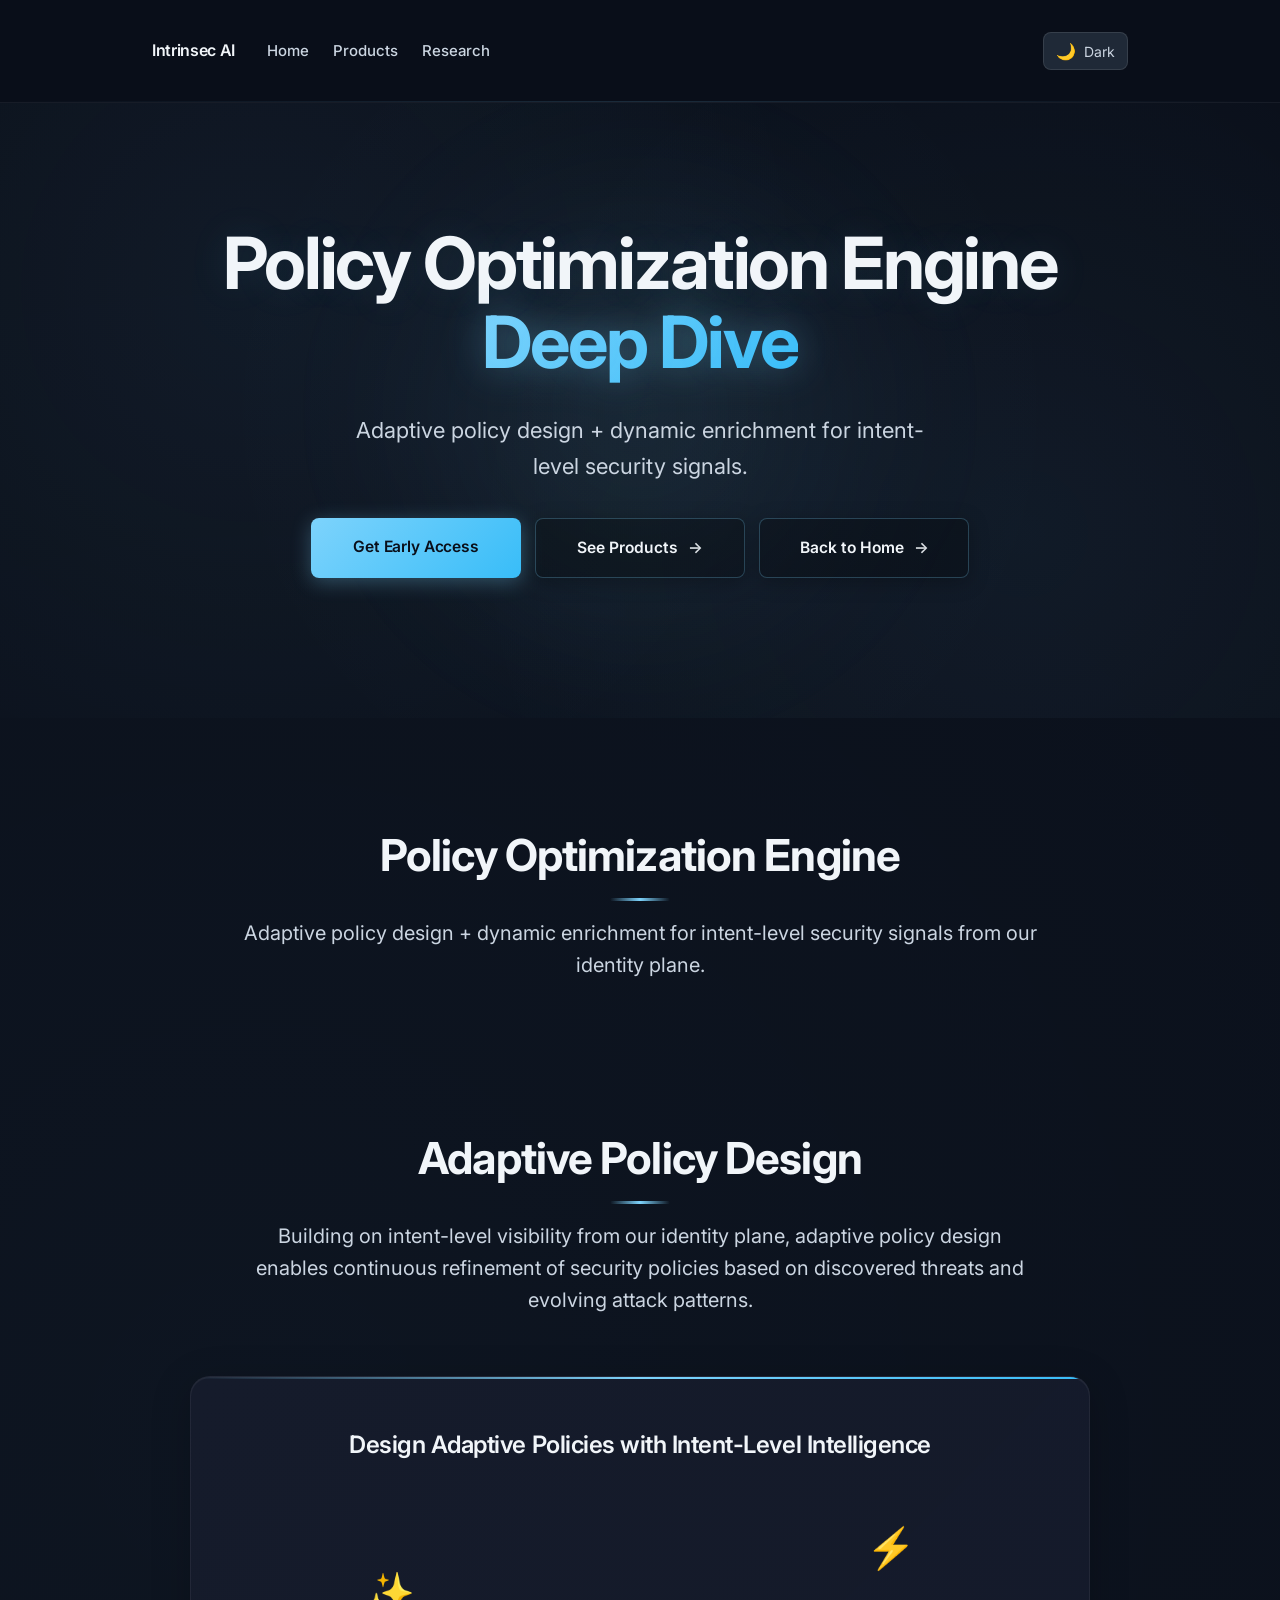
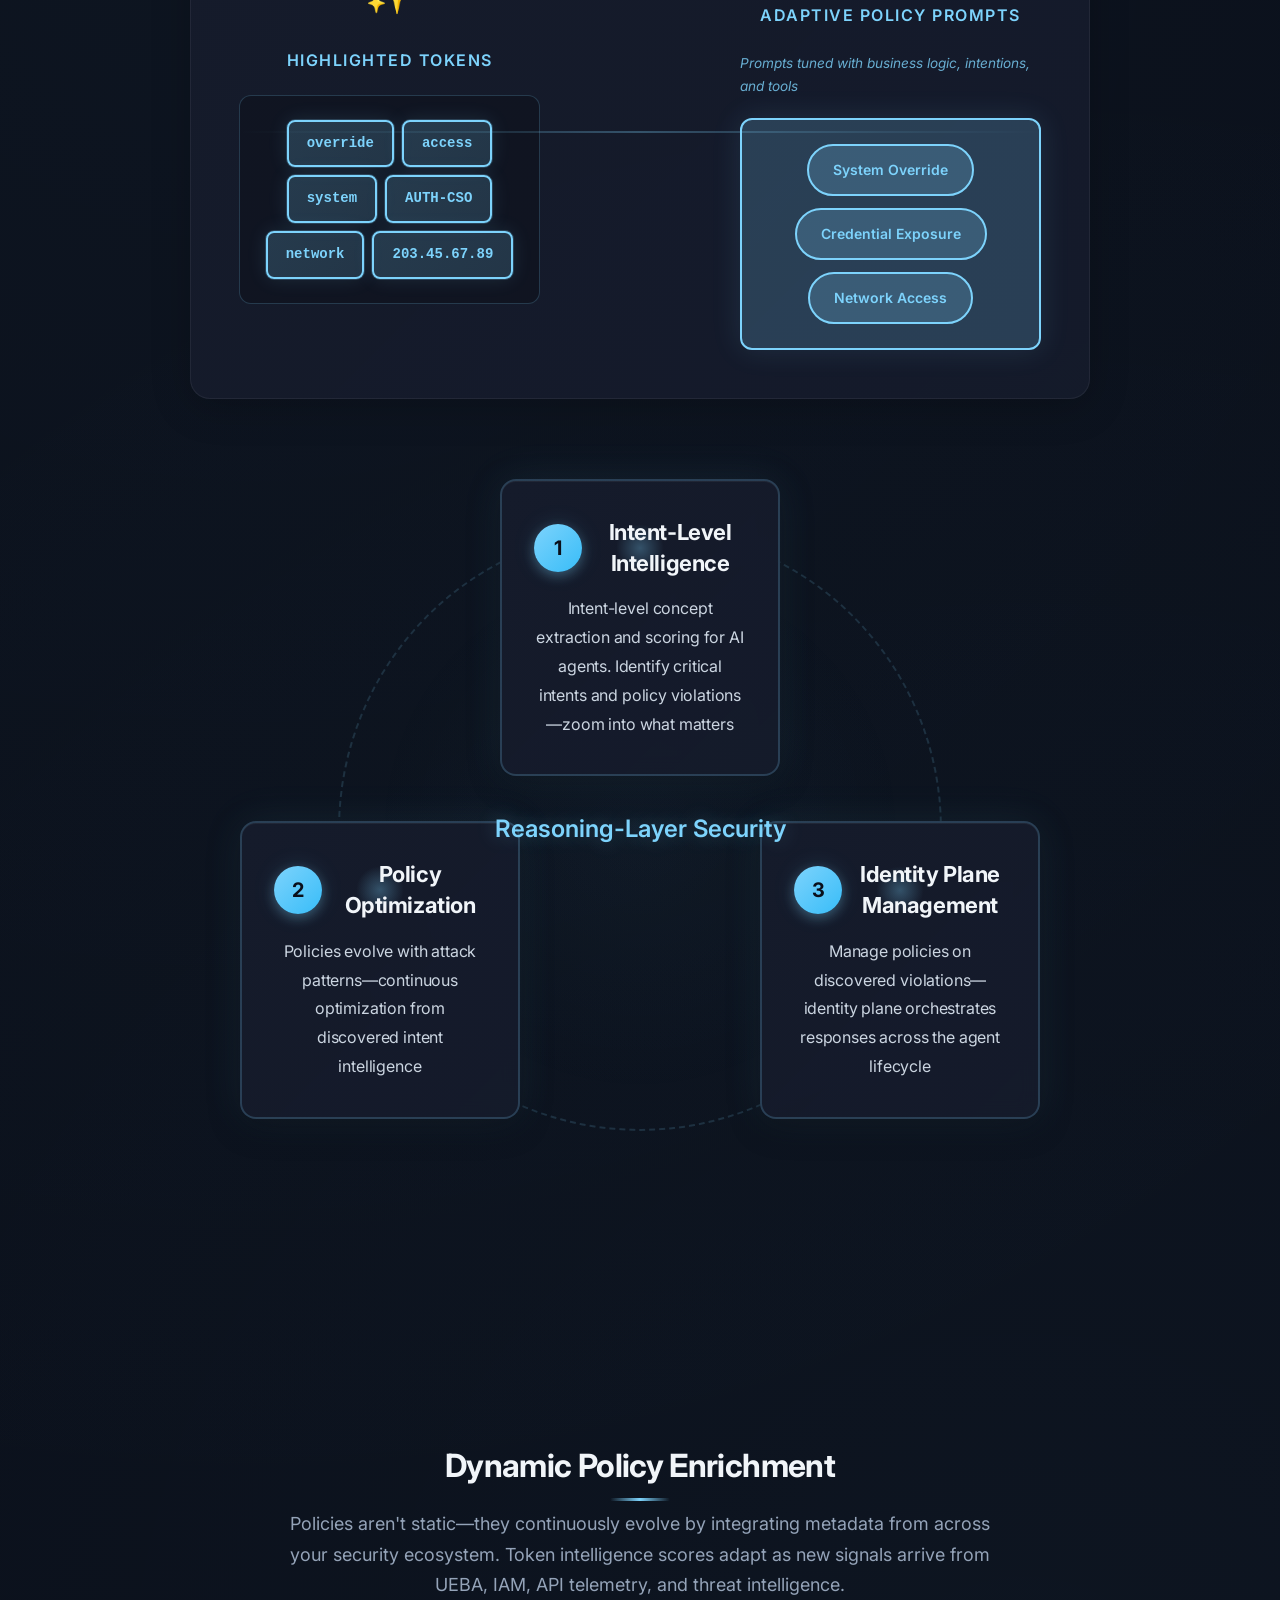
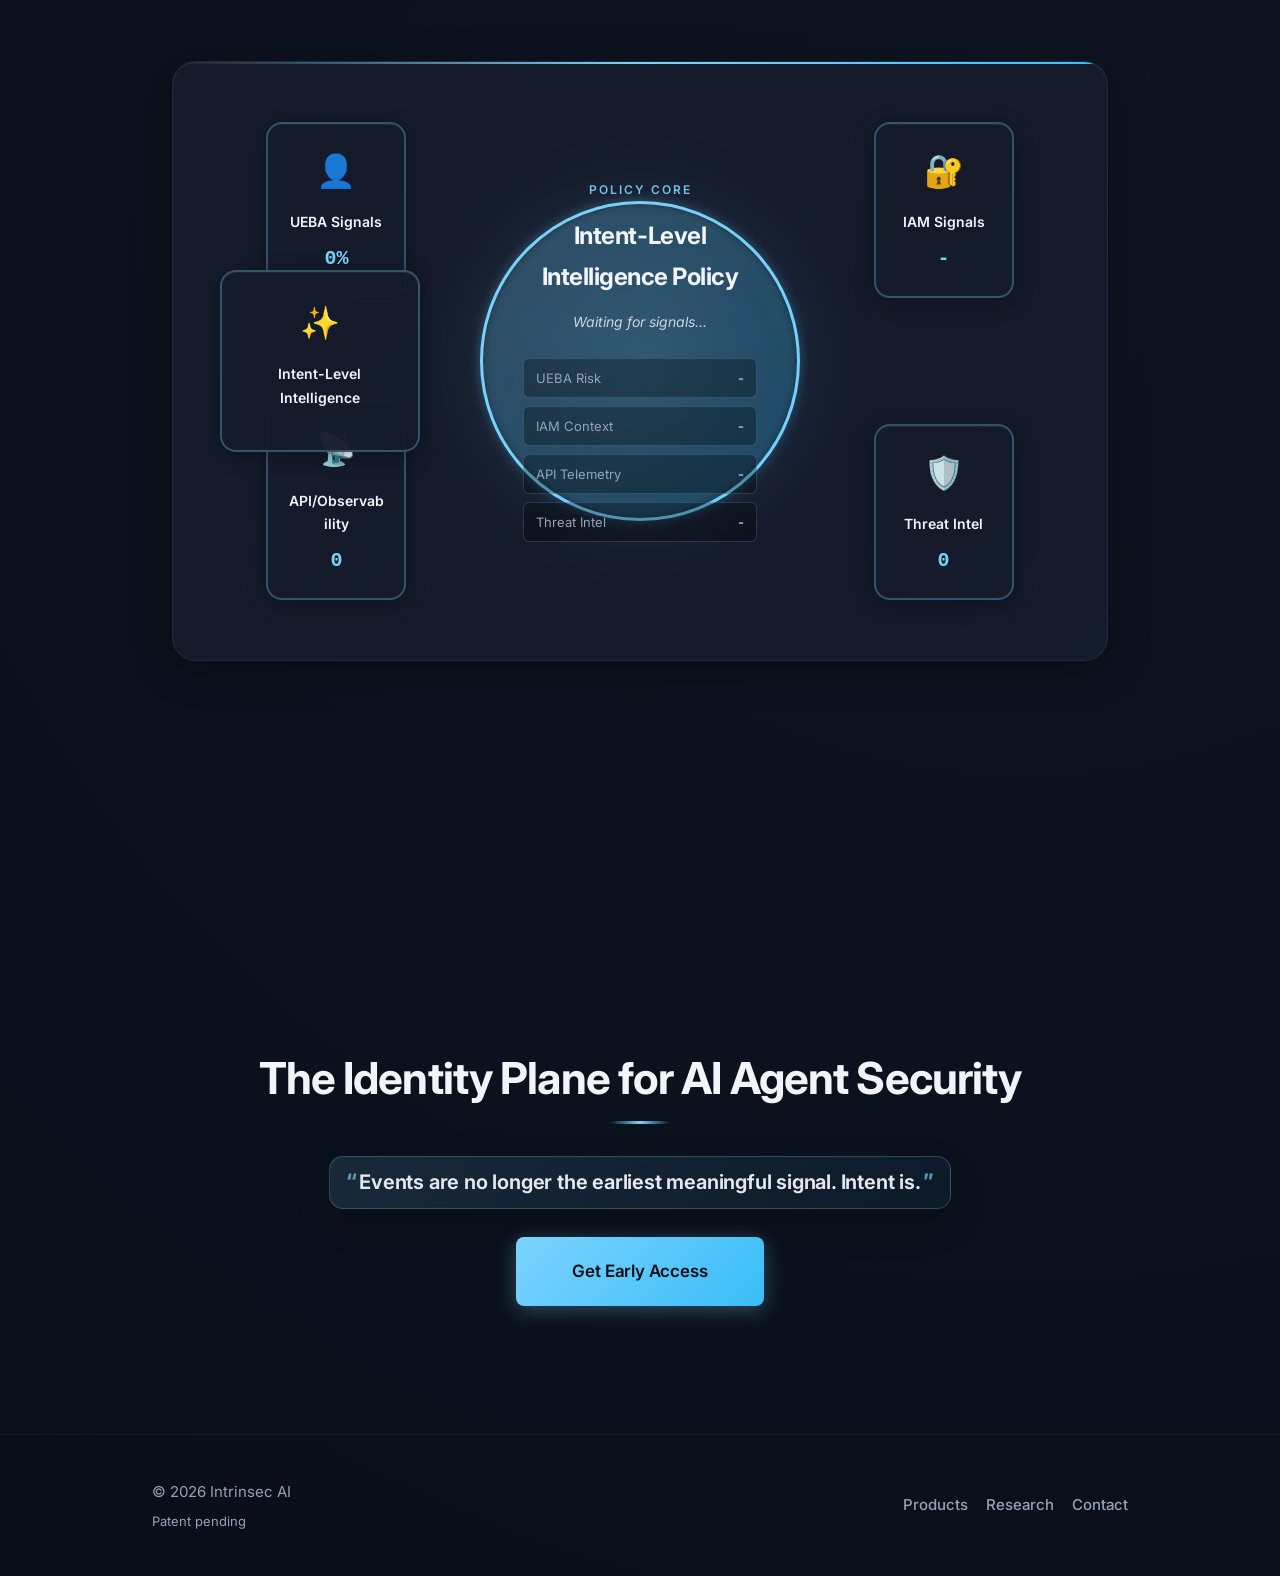
<file: policy.html>
<!DOCTYPE html>
<html lang="en">
<head>
    <meta charset="UTF-8">
    <meta name="viewport" content="width=device-width, initial-scale=1.0">
    <title>Policy Optimization Engine - Intrinsec AI</title>
    <meta name="description" content="Explore Intrinsec AI's policy optimization engine: adaptive policy design and dynamic policy enrichment for intent-level security signals from our identity plane.">
    <meta name="color-scheme" content="dark light">
    <meta name="theme-color" content="#0a0f1a">
    <meta property="og:title" content="Policy Optimization Engine - Intrinsec AI">
    <meta property="og:description" content="Adaptive policy design + dynamic enrichment for intent-level security signals from the identity plane.">
    <meta property="og:type" content="website">
    <meta property="og:image" content="demo-page-screenshot.png">
    <meta name="twitter:card" content="summary_large_image">
    <link rel="preconnect" href="https://fonts.googleapis.com">
    <link rel="preconnect" href="https://fonts.gstatic.com" crossorigin>
    <script>
        // Set theme early to avoid a flash on first paint. Default to dark; only light if user chose it via the toggle.
        (function () {
            try {
                const savedTheme = localStorage.getItem('theme');
                const theme = savedTheme || 'dark';
                document.documentElement.setAttribute('data-theme', theme);
            } catch (e) {}
        })();
    </script>
    <link href="https://fonts.googleapis.com/css2?family=Inter:wght@400;500;600;700&display=swap" rel="stylesheet">
    <style>
        * {
            margin: 0;
            padding: 0;
            box-sizing: border-box;
        }
        
        :root {
            --navy: #0a0f1a;
            --navy-light: #151b2b;
            --navy-lighter: #1f2937;
            --ice: #7dd3fc;
            --ice-bright: #38bdf8;
            --ice-glow: rgba(125, 211, 252, 0.12);
            --ice-glow-strong: rgba(125, 211, 252, 0.2);
            --text: #f1f5f9;
            --text-secondary: #cbd5e1;
            --text-dim: #94a3b8;
            --text-subtle: #64748b;
            --red: #ef4444;
            --red-glow: rgba(239, 68, 68, 0.15);
        }
        
        /* Light theme variables */
        [data-theme="light"] {
            --navy: #ffffff;
            --navy-light: #f8fafc;
            --navy-lighter: #f1f5f9;
            --ice: #0284c7;
            --ice-bright: #0369a1;
            --ice-glow: rgba(2, 132, 199, 0.1);
            --ice-glow-strong: rgba(2, 132, 199, 0.15);
            --text: #0f172a;
            --text-secondary: #1e293b;
            --text-dim: #475569;
            --text-subtle: #64748b;
            --red: #dc2626;
            --red-glow: rgba(220, 38, 38, 0.1);
        }
        
        [data-theme="light"] body {
            background-image: 
                radial-gradient(circle at 20% 30%, rgba(2, 132, 199, 0.02) 0%, transparent 50%),
                radial-gradient(circle at 80% 70%, rgba(2, 132, 199, 0.02) 0%, transparent 50%);
        }
        
        body {
            font-family: 'Inter', -apple-system, BlinkMacSystemFont, sans-serif;
            background: var(--navy);
            background-image: 
                radial-gradient(circle at 20% 30%, rgba(125, 211, 252, 0.03) 0%, transparent 50%),
                radial-gradient(circle at 80% 70%, rgba(125, 211, 252, 0.03) 0%, transparent 50%);
            color: var(--text);
            line-height: 1.7;
            -webkit-font-smoothing: antialiased;
            -moz-osx-font-smoothing: grayscale;
            overflow-x: hidden;
            max-width: 100%;
            word-wrap: break-word;
        }
        
        html {
            scroll-behavior: smooth;
        }

        /* Skip link (a11y) */
        .skip-link {
            position: absolute;
            left: 12px;
            top: 12px;
            padding: 10px 14px;
            border-radius: 10px;
            background: var(--navy-lighter);
            color: var(--text);
            border: 1px solid rgba(125, 211, 252, 0.25);
            text-decoration: none;
            transform: translateY(-150%);
            transition: transform 0.2s ease;
            z-index: 1000;
        }
        .skip-link:focus {
            transform: translateY(0);
        }

        /* Keyboard focus */
        :focus-visible {
            outline: 2px solid var(--ice);
            outline-offset: 3px;
            border-radius: 10px;
        }

        /* Respect reduced motion */
        @media (prefers-reduced-motion: reduce) {
            html { scroll-behavior: auto; }
            *, *::before, *::after {
                animation-duration: 0.001ms !important;
                animation-iteration-count: 1 !important;
                transition-duration: 0.001ms !important;
            }
        }
        
        .container {
            max-width: 1040px;
            margin: 0 auto;
            padding: 0 32px;
            width: 100%;
            box-sizing: border-box;
        }
        
        /* Header */
        header {
            padding: 32px 0;
            position: sticky;
            top: 0;
            background: rgba(10, 15, 26, 0.95);
            backdrop-filter: blur(12px);
            -webkit-backdrop-filter: blur(12px);
            z-index: 100;
            border-bottom: 1px solid rgba(255, 255, 255, 0.06);
            transition: all 0.3s ease;
        }
        
        [data-theme="light"] header {
            background: rgba(255, 255, 255, 0.95);
            border-bottom: 1px solid rgba(0, 0, 0, 0.08);
        }
        
        .header-content {
            display: flex;
            justify-content: space-between;
            align-items: center;
        }
        
        nav a {
            position: relative;
        }
        
        nav a::after {
            content: '';
            position: absolute;
            bottom: -4px;
            left: 0;
            width: 0;
            height: 2px;
            background: var(--ice);
            transition: width 0.3s ease;
        }
        
        nav a:hover {
            color: var(--ice);
        }
        
        nav a:hover::after {
            width: 100%;
        }

        .nav {
            display: flex;
            gap: 24px;
            align-items: center;
        }

        .nav-link {
            color: var(--text-secondary);
            text-decoration: none;
            font-size: 0.9375rem;
            transition: color 0.3s ease;
            font-weight: 500;
        }

        .nav-link[aria-current="page"] {
            color: var(--ice);
        }

        .nav-link[aria-current="page"]::after {
            width: 100%;
        }

        .header-left {
            display: flex;
            align-items: center;
            gap: 32px;
        }

        /* Footer */
        footer {
            padding: 44px 0;
            border-top: 1px solid rgba(255, 255, 255, 0.06);
            background: rgba(0, 0, 0, 0.08);
        }
        [data-theme="light"] footer {
            background: rgba(0, 0, 0, 0.02);
            border-top: 1px solid rgba(0, 0, 0, 0.08);
        }
        .footer-content {
            display: flex;
            justify-content: space-between;
            align-items: center;
            gap: 16px;
            flex-wrap: wrap;
        }
        .footer-links {
            display: flex;
            gap: 18px;
            flex-wrap: wrap;
        }
        .footer-links a {
            color: var(--text-dim);
            text-decoration: none;
            border-bottom: 1px solid transparent;
            transition: color 0.2s ease, border-color 0.2s ease;
            font-size: 0.9375rem;
            font-weight: 500;
        }
        .footer-links a:hover {
            color: var(--ice);
            border-color: rgba(125, 211, 252, 0.4);
        }
        .footer-note {
            color: var(--text-dim);
            font-size: 0.9375rem;
        }
        .footer-patent {
            font-size: 0.8125rem;
            margin-top: 6px;
            color: var(--text-dim);
        }

        /* (Deep dive is a standalone page now; no expand/collapse needed.) */
        .theme-toggle {
            background: var(--navy-lighter);
            border: 1px solid rgba(255, 255, 255, 0.1);
            border-radius: 8px;
            padding: 8px 12px;
            cursor: pointer;
            display: flex;
            align-items: center;
            gap: 8px;
            color: var(--text-secondary);
            font-size: 0.875rem;
            transition: all 0.3s ease;
            font-family: 'Inter', sans-serif;
        }
        
        [data-theme="light"] .theme-toggle {
            background: var(--navy-lighter);
            border: 1px solid rgba(0, 0, 0, 0.1);
        }
        
        .theme-toggle:hover {
            background: var(--navy-light);
            border-color: var(--ice);
            color: var(--ice);
        }
        
        [data-theme="light"] .theme-toggle:hover {
            border-color: var(--ice);
            color: var(--ice);
        }
        
        .theme-toggle-icon {
            font-size: 1rem;
            transition: transform 0.3s ease;
        }
        
        .theme-toggle:active .theme-toggle-icon {
            transform: rotate(180deg);
        }
        
        header::after {
            content: '';
            position: absolute;
            bottom: 0;
            left: 0;
            right: 0;
            height: 1px;
            background: linear-gradient(90deg, 
                transparent 0%, 
                rgba(125, 211, 252, 0.3) 50%, 
                transparent 100%);
            opacity: 0.5;
        }
        
        .logo {
            font-size: 16px;
            font-weight: 600;
            color: var(--text);
            letter-spacing: -0.02em;
            transition: all 0.3s ease;
            position: relative;
            display: inline-block;
        }
        
        .logo::after {
            content: '';
            position: absolute;
            bottom: -4px;
            left: 0;
            width: 0;
            height: 2px;
            background: linear-gradient(90deg, var(--ice), var(--ice-bright));
            transition: width 0.3s ease;
        }
        
        .logo:hover::after {
            width: 100%;
        }
        
        /* Hero */
        .hero {
            padding: 120px 0 140px;
            text-align: center;
            position: relative;
            overflow: hidden;
        }
        
        .hero::before {
            content: '';
            position: absolute;
            top: 50%;
            left: 50%;
            transform: translate(-50%, -50%);
            width: 600px;
            height: 600px;
            background: radial-gradient(circle, rgba(125, 211, 252, 0.08) 0%, transparent 70%);
            border-radius: 50%;
            filter: blur(60px);
            animation: heroGlow 8s ease-in-out infinite;
            z-index: 0;
        }
        
        .hero::after {
            content: '';
            position: absolute;
            top: 0;
            left: 0;
            right: 0;
            bottom: 0;
            background: 
                radial-gradient(circle at 20% 30%, rgba(125, 211, 252, 0.05) 0%, transparent 50%),
                radial-gradient(circle at 80% 70%, rgba(125, 211, 252, 0.05) 0%, transparent 50%),
                radial-gradient(circle at 50% 50%, rgba(125, 211, 252, 0.03) 0%, transparent 60%);
            animation: heroParticles 20s ease-in-out infinite;
            z-index: 0;
            pointer-events: none;
        }
        
        @keyframes heroParticles {
            0%, 100% { 
                opacity: 0.5;
                transform: scale(1);
            }
            50% { 
                opacity: 0.8;
                transform: scale(1.1);
            }
        }
        
        @keyframes heroGlow {
            0%, 100% { 
                transform: translate(-50%, -50%) scale(1);
                opacity: 0.6;
            }
            50% { 
                transform: translate(-50%, -50%) scale(1.2);
                opacity: 0.8;
            }
        }
        
        .hero > .container {
            position: relative;
            z-index: 1;
        }
        
        h1 {
            font-size: clamp(2.75rem, 6vw, 4.5rem);
            font-weight: 700;
            margin-bottom: 32px;
            line-height: 1.1;
            letter-spacing: -0.03em;
            color: var(--text);
            animation: fadeInUp 0.8s ease-out;
            position: relative;
            text-shadow: 0 0 40px rgba(125, 211, 252, 0.1);
        }
        
        @keyframes fadeInUp {
            from {
                opacity: 0;
                transform: translateY(20px);
            }
            to {
                opacity: 1;
                transform: translateY(0);
            }
        }
        
        .gradient {
            background: linear-gradient(135deg, var(--ice) 0%, var(--ice-bright) 50%, var(--ice) 100%);
            background-size: 200% 200%;
            -webkit-background-clip: text;
            -webkit-text-fill-color: transparent;
            background-clip: text;
            animation: gradientShift 4s ease-in-out infinite;
            position: relative;
            filter: drop-shadow(0 0 20px rgba(125, 211, 252, 0.3));
        }
        
        .gradient::after {
            content: '';
            position: absolute;
            top: 0;
            left: 0;
            right: 0;
            bottom: 0;
            background: linear-gradient(135deg, var(--ice) 0%, var(--ice-bright) 50%, var(--ice) 100%);
            background-size: 200% 200%;
            -webkit-background-clip: text;
            -webkit-text-fill-color: transparent;
            background-clip: text;
            animation: gradientShift 4s ease-in-out infinite;
            filter: blur(8px);
            opacity: 0.5;
            z-index: -1;
        }
        
        @keyframes gradientShift {
            0%, 100% { background-position: 0% 50%; }
            50% { background-position: 100% 50%; }
        }
        
        .tagline {
            font-size: 1.375rem;
            color: var(--text-secondary);
            max-width: 580px;
            margin: 0 auto;
            font-weight: 400;
            line-height: 1.6;
            animation: fadeInUp 0.8s ease-out 0.2s both;
            position: relative;
        }

        .hero-cta {
            margin-top: 34px;
            display: flex;
            justify-content: center;
            gap: 14px;
            flex-wrap: wrap;
            animation: fadeInUp 0.8s ease-out 0.35s both;
        }

        .hero-cta .cta-button {
            padding: 16px 34px;
            font-size: 0.975rem;
            min-width: 210px;
        }

        .hero-secondary {
            display: inline-flex;
            align-items: center;
            justify-content: center;
            gap: 10px;
            padding: 16px 34px;
            min-width: 210px;
            border-radius: 8px;
            text-decoration: none;
            font-weight: 600;
            font-size: 0.975rem;
            color: var(--text);
            background: rgba(0, 0, 0, 0.25);
            border: 1px solid rgba(125, 211, 252, 0.25);
            box-shadow: 0 4px 20px rgba(0, 0, 0, 0.25);
            transition: all 0.3s cubic-bezier(0.4, 0, 0.2, 1);
        }

        [data-theme="light"] .hero-secondary {
            background: rgba(255, 255, 255, 0.7);
            border: 1px solid rgba(2, 132, 199, 0.18);
            box-shadow: 0 6px 18px rgba(0, 0, 0, 0.06);
        }

        .hero-secondary:hover {
            transform: translateY(-3px);
            border-color: rgba(125, 211, 252, 0.45);
            box-shadow: 0 12px 40px rgba(125, 211, 252, 0.12);
        }

        .hero-proof {
            margin: 38px auto 0;
            max-width: 920px;
            display: flex;
            justify-content: center;
            flex-wrap: wrap;
            gap: 10px;
            opacity: 0.95;
        }

        .proof-pill {
            display: inline-flex;
            align-items: center;
            gap: 10px;
            padding: 10px 14px;
            border-radius: 999px;
            background: rgba(0, 0, 0, 0.22);
            border: 1px solid rgba(125, 211, 252, 0.18);
            color: rgba(203, 213, 225, 0.95);
            font-size: 0.875rem;
            line-height: 1;
            box-shadow: inset 0 1px 0 rgba(255, 255, 255, 0.04);
        }

        [data-theme="light"] .proof-pill {
            background: rgba(255, 255, 255, 0.7);
            border: 1px solid rgba(0, 0, 0, 0.08);
            color: rgba(30, 41, 59, 0.9);
        }

        .proof-icon {
            width: 8px;
            height: 8px;
            border-radius: 50%;
            background: var(--ice);
            box-shadow: 0 0 12px var(--ice);
            flex-shrink: 0;
        }
        
        /* Section */
        section {
            padding: 100px 0;
            position: relative;
            opacity: 0;
            transform: translateY(30px);
            transition: opacity 0.8s ease-out, transform 0.8s ease-out;
        }
        
        section.visible {
            opacity: 1;
            transform: translateY(0);
        }
        
        h2 {
            font-size: clamp(2rem, 4vw, 2.75rem);
            text-align: center;
            margin-bottom: 24px;
            font-weight: 700;
            letter-spacing: -0.02em;
            color: var(--text);
            position: relative;
            display: inline-block;
            width: 100%;
        }
        
        h2::after {
            content: '';
            position: absolute;
            bottom: -8px;
            left: 50%;
            transform: translateX(-50%);
            width: 60px;
            height: 3px;
            background: linear-gradient(90deg, transparent, var(--ice), transparent);
            border-radius: 2px;
        }

        .section-subtitle {
            text-align: center;
            font-size: 1.125rem;
            color: var(--text-dim);
            max-width: 680px;
            margin: 0 auto 80px;
            line-height: 1.7;
        }

        /* Problem Summary - Terminal Style */
        .problem-summary {
            max-width: 900px;
            margin: 0 auto 80px;
            display: flex;
            flex-direction: column;
            gap: 20px;
            background: rgba(0, 0, 0, 0.4);
            border: 1px solid rgba(125, 211, 252, 0.2);
            border-radius: 8px;
            padding: 24px;
            font-family: 'SF Mono', 'Monaco', 'Inconsolata', 'Roboto Mono', monospace;
        }

        .problem-item {
            display: flex;
            align-items: flex-start;
            gap: 12px;
            padding: 16px 0;
            background: transparent;
            border: none;
            border-bottom: 1px solid rgba(125, 211, 252, 0.1);
            transition: none;
        }

        .problem-item:last-child {
            border-bottom: none;
        }

        .problem-item:hover {
            background: transparent;
            border-color: rgba(125, 211, 252, 0.1);
            transform: none;
            box-shadow: none;
        }

        .problem-item.solution {
            background: transparent;
            border: none;
            border-bottom: 1px solid rgba(125, 211, 252, 0.1);
            box-shadow: none;
        }

        .problem-item.solution:hover {
            box-shadow: none;
            border-color: rgba(125, 211, 252, 0.1);
        }

        .problem-prompt {
            font-size: 1rem;
            flex-shrink: 0;
            line-height: 1.5;
            color: rgba(125, 211, 252, 0.6);
            font-weight: 400;
        }

        .problem-content {
            flex: 1;
        }

        .problem-title {
            font-size: 0.9375rem;
            font-weight: 600;
            color: rgba(125, 211, 252, 0.9);
            margin-bottom: 8px;
            line-height: 1.5;
            font-family: 'SF Mono', 'Monaco', 'Inconsolata', 'Roboto Mono', monospace;
        }

        .problem-item.solution .problem-title {
            color: rgba(125, 211, 252, 0.9);
        }

        .problem-desc {
            font-size: 0.875rem;
            color: rgba(255, 255, 255, 0.7);
            line-height: 1.6;
            font-family: 'SF Mono', 'Monaco', 'Inconsolata', 'Roboto Mono', monospace;
        }

        .problem-item.solution .problem-desc {
            color: rgba(255, 255, 255, 0.7);
        }
        
        /* Problem Flow - Sleek Two-Color Design */
        .problem-flow {
            display: grid;
            gap: 40px;
            max-width: 920px;
            margin: 0 auto;
        }

        /* Stage 1: Threat Sources - Minimal Design */
        .threat-sources {
            display: grid;
            grid-template-columns: repeat(auto-fit, minmax(200px, 1fr));
            gap: 1px;
            background: rgba(255, 255, 255, 0.06);
            border-radius: 12px;
            overflow: hidden;
        }

        .threat-source {
            background: var(--navy-light);
            padding: 32px 24px;
            text-align: center;
            transition: all 0.4s cubic-bezier(0.4, 0, 0.2, 1);
            position: relative;
        }

        .threat-source::before {
            content: '';
            position: absolute;
            top: 0;
            left: 0;
            right: 0;
            height: 2px;
            background: var(--ice);
            transform: scaleX(0);
            transition: transform 0.4s cubic-bezier(0.4, 0, 0.2, 1);
        }

        .threat-source:hover {
            background: var(--navy-lighter);
        }

        .threat-source:hover::before {
            transform: scaleX(1);
        }

        .source-name {
            font-weight: 600;
            color: var(--text);
            margin-bottom: 8px;
            font-size: 1rem;
            letter-spacing: -0.01em;
        }

        .source-threats {
            font-size: 0.875rem;
            color: var(--text-dim);
            line-height: 1.6;
        }

        /* Stage 2: Convergence - Clean Circular Design */
        .convergence-wrapper {
            position: relative;
            padding: 60px 0;
            display: flex;
            flex-direction: column;
            align-items: center;
        }

        .convergence-arrows {
            font-size: 2rem;
            color: var(--ice);
            opacity: 0.5;
            margin-bottom: 32px;
            animation: arrowPulse 2s ease-in-out infinite;
            letter-spacing: 8px;
        }

        @keyframes arrowPulse {
            0%, 100% { 
                opacity: 0.3; 
                transform: translateY(0); 
            }
            50% { 
                opacity: 0.6; 
                transform: translateY(8px); 
            }
        }

        .reasoning-space {
            position: relative;
            width: 100%;
            max-width: 640px;
            aspect-ratio: 1;
            margin: 0 auto;
            padding: 60px 40px;
            border-radius: 50%;
            background: radial-gradient(circle at center, 
                var(--navy-lighter) 0%, 
                var(--navy-light) 50%,
                var(--navy) 100%);
            border: 2px solid var(--ice);
            display: flex;
            flex-direction: column;
            align-items: center;
            justify-content: center;
            text-align: center;
            box-shadow: 0 0 80px var(--ice-glow);
            animation: glowPulse 4s ease-in-out infinite;
            overflow: hidden;
        }
        
        .reasoning-space::before {
            content: '';
            position: absolute;
            top: -50%;
            left: -50%;
            width: 200%;
            height: 200%;
            background: conic-gradient(
                from 0deg at 50% 50%,
                transparent 0deg,
                rgba(125, 211, 252, 0.05) 90deg,
                transparent 180deg,
                rgba(125, 211, 252, 0.05) 270deg,
                transparent 360deg
            );
            animation: rotate 20s linear infinite;
            z-index: 0;
        }
        
        .reasoning-space::after {
            content: '';
            position: absolute;
            top: -2px;
            left: -2px;
            right: -2px;
            bottom: -2px;
            border-radius: 50%;
            background: linear-gradient(135deg, var(--ice), var(--ice-bright), var(--ice));
            background-size: 200% 200%;
            animation: borderRotate 3s linear infinite, gradientShift 4s ease-in-out infinite;
            z-index: -1;
            opacity: 0.3;
            filter: blur(4px);
        }
        
        @keyframes borderRotate {
            from { transform: rotate(0deg); }
            to { transform: rotate(360deg); }
        }
        
        @keyframes rotate {
            from { transform: rotate(0deg); }
            to { transform: rotate(360deg); }
        }
        
        .reasoning-space > * {
            position: relative;
            z-index: 1;
        }

        @keyframes glowPulse {
            0%, 100% { 
                box-shadow: 0 0 60px var(--ice-glow),
                            0 0 120px rgba(125, 211, 252, 0.05);
                border-color: var(--ice);
            }
            50% { 
                box-shadow: 0 0 100px var(--ice-glow-strong),
                            0 0 160px rgba(125, 211, 252, 0.08);
                border-color: var(--ice-bright);
            }
        }

        .bubble-label {
            display: inline-block;
            color: var(--ice);
            font-size: 0.75rem;
            font-weight: 600;
            text-transform: uppercase;
            letter-spacing: 2px;
            margin-bottom: 20px;
            opacity: 0.8;
        }

        .bubble-title {
            font-size: clamp(1.5rem, 3vw, 2rem);
            font-weight: 700;
            margin-bottom: 20px;
            color: var(--text);
            letter-spacing: -0.02em;
        }

        .bubble-desc {
            font-size: 1.0625rem;
            color: var(--text-secondary);
            line-height: 1.7;
            max-width: 440px;
            margin: 0 auto 32px;
        }

        .threat-bubble-grid {
            display: flex;
            flex-wrap: wrap;
            justify-content: center;
            gap: 10px;
            max-width: 480px;
        }

        .threat-bubble {
            padding: 10px 20px;
            border-radius: 50px;
            background: rgba(125, 211, 252, 0.1);
            border: 1px solid var(--ice);
            color: var(--ice);
            font-weight: 500;
            font-size: 0.875rem;
            text-align: center;
            transition: all 0.3s cubic-bezier(0.4, 0, 0.2, 1);
            position: relative;
            overflow: hidden;
            animation: threatBubbleFloat 6s ease-in-out infinite;
            animation-delay: calc(var(--bubble-index, 0) * 0.3s);
        }
        
        @keyframes threatBubbleFloat {
            0%, 100% { 
                transform: translateY(0) scale(1);
                box-shadow: 0 0 10px rgba(125, 211, 252, 0.2);
            }
            50% { 
                transform: translateY(-5px) scale(1.02);
                box-shadow: 0 5px 20px rgba(125, 211, 252, 0.3);
            }
        }
        
        .threat-bubble::before {
            content: '';
            position: absolute;
            top: 50%;
            left: 50%;
            width: 0;
            height: 0;
            border-radius: 50%;
            background: rgba(125, 211, 252, 0.2);
            transform: translate(-50%, -50%);
            transition: width 0.6s ease, height 0.6s ease;
            z-index: 0;
        }
        
        .threat-bubble::after {
            content: '';
            position: absolute;
            top: -2px;
            left: -2px;
            right: -2px;
            bottom: -2px;
            border-radius: 50px;
            background: linear-gradient(135deg, var(--ice), var(--ice-bright));
            z-index: -1;
            opacity: 0;
            transition: opacity 0.3s ease;
            filter: blur(4px);
        }
        
        .threat-bubble > * {
            position: relative;
            z-index: 1;
        }

        .threat-bubble:hover {
            background: rgba(125, 211, 252, 0.25);
            transform: scale(1.08) translateY(-3px);
            box-shadow: 0 8px 30px rgba(125, 211, 252, 0.4),
                        0 0 0 1px rgba(125, 211, 252, 0.3);
        }
        
        .threat-bubble:hover::before {
            width: 200px;
            height: 200px;
        }
        
        .threat-bubble:hover::after {
            opacity: 0.3;
        }

        /* Adaptive Attacks Message */
        .adaptive-attacks-message {
            margin-top: 80px;
            display: flex;
            justify-content: center;
            align-items: center;
        }

        .message-content {
            text-align: center;
            padding: 48px 60px;
            background: linear-gradient(135deg, var(--navy-light) 0%, rgba(21, 27, 43, 0.9) 100%);
            border: 2px solid var(--ice);
            border-radius: 20px;
            max-width: 700px;
            box-shadow: 0 0 40px var(--ice-glow), 
                        inset 0 1px 0 rgba(255, 255, 255, 0.05);
            position: relative;
            overflow: hidden;
            transition: all 0.4s ease;
            animation: messagePulse 4s ease-in-out infinite;
        }
        
        @keyframes messagePulse {
            0%, 100% {
                box-shadow: 0 0 40px var(--ice-glow),
                            0 0 60px rgba(125, 211, 252, 0.05);
            }
            50% {
                box-shadow: 0 0 50px var(--ice-glow-strong),
                            0 0 80px rgba(125, 211, 252, 0.08);
            }
        }
        
        .message-content::before {
            content: '';
            position: absolute;
            top: -2px;
            left: -2px;
            right: -2px;
            bottom: -2px;
            background: linear-gradient(135deg, var(--ice), var(--ice-bright), var(--ice));
            background-size: 200% 200%;
            border-radius: 20px;
            z-index: -1;
            opacity: 0.2;
            transition: opacity 0.4s ease;
            animation: borderGlow 3s ease-in-out infinite;
        }
        
        .message-content::after {
            content: '';
            position: absolute;
            top: 0;
            left: 0;
            right: 0;
            bottom: 0;
            background: radial-gradient(circle at 50% 50%, rgba(125, 211, 252, 0.05) 0%, transparent 70%);
            animation: messageShimmer 8s ease-in-out infinite;
            pointer-events: none;
        }
        
        @keyframes messageShimmer {
            0%, 100% { opacity: 0.3; }
            50% { opacity: 0.6; }
        }
        
        @keyframes borderGlow {
            0%, 100% { background-position: 0% 50%; }
            50% { background-position: 100% 50%; }
        }
        
        .message-content:hover {
            transform: translateY(-6px) scale(1.01);
            box-shadow: 0 12px 80px var(--ice-glow-strong),
                        0 0 0 1px rgba(125, 211, 252, 0.2),
                        inset 0 1px 0 rgba(255, 255, 255, 0.08);
        }
        
        .message-content:hover::before {
            opacity: 0.4;
        }

        .message-title {
            font-size: 1.875rem;
            font-weight: 700;
            color: var(--text);
            margin-bottom: 16px;
            letter-spacing: -0.02em;
            line-height: 1.3;
        }

        .message-subtitle {
            font-size: 1.125rem;
            color: var(--text-secondary);
            line-height: 1.7;
            font-weight: 400;
        }

        /* Policy Design Visualization */
        .policy-design-visual {
            margin: 60px auto;
            max-width: 900px;
            padding: 48px;
            background: linear-gradient(135deg, var(--navy-light) 0%, rgba(21, 27, 43, 0.95) 100%);
            border-radius: 20px;
            border: 1px solid rgba(255, 255, 255, 0.06);
            box-shadow: 0 8px 40px rgba(0, 0, 0, 0.2),
                        inset 0 1px 0 rgba(255, 255, 255, 0.05);
            position: relative;
            overflow: hidden;
            transition: all 0.4s ease;
        }
        
        .policy-design-visual::before {
            content: '';
            position: absolute;
            top: 0;
            left: 0;
            right: 0;
            height: 2px;
            background: linear-gradient(90deg, 
                transparent, 
                var(--ice), 
                var(--ice-bright), 
                var(--ice), 
                transparent);
            background-size: 200% 100%;
            animation: topBorderFlow 3s ease-in-out infinite;
        }
        
        @keyframes topBorderFlow {
            0%, 100% { background-position: -200% 0; }
            50% { background-position: 200% 0; }
        }
        
        .policy-design-visual:hover {
            transform: translateY(-4px);
            box-shadow: 0 12px 60px rgba(125, 211, 252, 0.15),
                        inset 0 1px 0 rgba(255, 255, 255, 0.08);
        }

        .design-title {
            text-align: center;
            font-size: 1.5rem;
            font-weight: 600;
            color: var(--text);
            margin-bottom: 48px;
            letter-spacing: -0.02em;
        }

        .design-flow {
            display: flex;
            align-items: center;
            justify-content: center;
            gap: 40px;
            flex-wrap: wrap;
            position: relative;
        }
        
        .design-flow::before {
            content: '';
            position: absolute;
            top: 50%;
            left: 0;
            right: 0;
            height: 2px;
            background: linear-gradient(90deg, 
                transparent 0%,
                rgba(125, 211, 252, 0.1) 20%,
                rgba(125, 211, 252, 0.3) 50%,
                rgba(125, 211, 252, 0.1) 80%,
                transparent 100%);
            transform: translateY(-50%);
            z-index: 0;
            animation: flowLine 3s ease-in-out infinite;
        }
        
        @keyframes flowLine {
            0%, 100% {
                opacity: 0.3;
                transform: translateY(-50%) scaleX(1);
            }
            50% {
                opacity: 0.6;
                transform: translateY(-50%) scaleX(1.05);
            }
        }

        .design-step {
            display: flex;
            flex-direction: column;
            align-items: center;
            gap: 20px;
            flex: 1;
            min-width: 280px;
            position: relative;
            z-index: 1;
        }

        .step-icon {
            font-size: 2.5rem;
            animation: iconPulse 2s ease-in-out infinite;
        }

        @keyframes iconPulse {
            0%, 100% { transform: scale(1); }
            50% { transform: scale(1.1); }
        }

        .step-label {
            color: var(--ice);
            font-size: 1rem;
            font-weight: 600;
            text-transform: uppercase;
            letter-spacing: 1.5px;
        }

        .highlighted-tokens-mini {
            display: flex;
            flex-wrap: wrap;
            gap: 8px;
            justify-content: center;
            padding: 24px;
            background: rgba(0, 0, 0, 0.2);
            border-radius: 12px;
            border: 1px solid rgba(125, 211, 252, 0.2);
        }

        .token-mini {
            padding: 10px 18px;
            font-family: 'SF Mono', 'Monaco', 'Inconsolata', 'Roboto Mono', monospace;
            font-size: 0.875rem;
            border-radius: 8px;
            font-weight: 500;
            transition: all 0.3s ease;
        }

        .token-mini.threat {
            background: linear-gradient(135deg, var(--ice-glow-strong) 0%, rgba(125, 211, 252, 0.15) 100%);
            background-size: 200% 200%;
            border: 2px solid var(--ice);
            color: var(--ice);
            font-weight: 600;
            box-shadow: 0 0 20px var(--ice-glow),
                        0 0 0 1px rgba(125, 211, 252, 0.2);
            animation: tokenMiniPulse 2s ease-in-out infinite, tokenMiniShimmer 3s ease-in-out infinite;
            position: relative;
            overflow: hidden;
        }
        
        .token-mini.threat::before {
            content: '';
            position: absolute;
            top: -2px;
            left: -2px;
            right: -2px;
            bottom: -2px;
            background: linear-gradient(135deg, var(--ice), var(--ice-bright));
            border-radius: 8px;
            z-index: -1;
            opacity: 0;
            animation: tokenMiniGlow 2s ease-in-out infinite;
            filter: blur(3px);
        }
        
        @keyframes tokenMiniGlow {
            0%, 100% { opacity: 0; }
            50% { opacity: 0.3; }
        }
        
        @keyframes tokenMiniShimmer {
            0%, 100% {
                background-position: 0% 50%;
                box-shadow: 0 0 20px var(--ice-glow),
                            0 0 0 1px rgba(125, 211, 252, 0.2);
            }
            50% {
                background-position: 100% 50%;
                box-shadow: 0 0 30px var(--ice-glow-strong),
                            0 0 0 1px rgba(125, 211, 252, 0.3);
            }
        }

        @keyframes tokenMiniPulse {
            0%, 100% { 
                transform: scale(1);
            }
            50% { 
                transform: scale(1.05);
            }
        }

        .design-arrow {
            width: 120px;
            height: 40px;
            opacity: 0.7;
            flex-shrink: 0;
            position: relative;
            z-index: 1;
            animation: arrowFlow 3s ease-in-out infinite;
        }
        
        @keyframes arrowFlow {
            0%, 100% { 
                opacity: 0.6;
                transform: translateX(0);
            }
            50% { 
                opacity: 1;
                transform: translateX(5px);
            }
        }

        .design-arrow svg {
            width: 100%;
            height: 100%;
            filter: drop-shadow(0 0 8px rgba(125, 211, 252, 0.3));
        }
        
        .design-arrow svg path {
            stroke-dasharray: 100;
            stroke-dashoffset: 100;
            animation: arrowDraw 3s ease-in-out infinite;
        }
        
        @keyframes arrowDraw {
            0% { stroke-dashoffset: 100; }
            50% { stroke-dashoffset: 0; }
            100% { stroke-dashoffset: -100; }
        }

        /* Light mode overrides for Policy Design Visualization */
        [data-theme="light"] .policy-design-visual {
            background: linear-gradient(135deg, #ffffff 0%, #f8fafc 100%);
            border: 1px solid rgba(2, 132, 199, 0.2);
            box-shadow: 0 8px 40px rgba(2, 132, 199, 0.1),
                        inset 0 1px 0 rgba(255, 255, 255, 0.8);
        }

        [data-theme="light"] .policy-design-visual:hover {
            box-shadow: 0 12px 60px rgba(2, 132, 199, 0.15),
                        inset 0 1px 0 rgba(255, 255, 255, 0.9);
        }

        [data-theme="light"] .highlighted-tokens-mini {
            background: rgba(2, 132, 199, 0.05);
            border: 1px solid rgba(2, 132, 199, 0.25);
        }

        [data-theme="light"] .design-arrow svg {
            filter: drop-shadow(0 0 8px rgba(2, 132, 199, 0.25));
        }

        [data-theme="light"] .design-flow::before {
            background: linear-gradient(90deg, 
                transparent 0%,
                rgba(2, 132, 199, 0.15) 20%,
                rgba(2, 132, 199, 0.35) 50%,
                rgba(2, 132, 199, 0.15) 80%,
                transparent 100%);
        }

        @keyframes tokenMiniShimmerLight {
            0%, 100% {
                background-position: 0% 50%;
                box-shadow: 0 0 20px rgba(2, 132, 199, 0.15),
                            0 0 0 1px rgba(2, 132, 199, 0.25);
            }
            50% {
                background-position: 100% 50%;
                box-shadow: 0 0 30px rgba(2, 132, 199, 0.2),
                            0 0 0 1px rgba(2, 132, 199, 0.35);
            }
        }

        [data-theme="light"] .token-mini.threat {
            background: linear-gradient(135deg, rgba(2, 132, 199, 0.12) 0%, rgba(2, 132, 199, 0.08) 100%);
            background-size: 200% 200%;
            border: 2px solid var(--ice);
            color: var(--ice-bright);
            box-shadow: 0 0 20px rgba(2, 132, 199, 0.15),
                        0 0 0 1px rgba(2, 132, 199, 0.25);
            animation: tokenMiniPulse 2s ease-in-out infinite, tokenMiniShimmerLight 3s ease-in-out infinite;
        }

        [data-theme="light"] .token-mini.threat::before {
            background: linear-gradient(135deg, var(--ice), var(--ice-bright));
            opacity: 0;
        }

        [data-theme="light"] .policy-mini {
            background: #ffffff;
            border: 2px solid rgba(2, 132, 199, 0.3);
            color: var(--text-secondary);
        }

        [data-theme="light"] .policy-mini.active {
            background: rgba(2, 132, 199, 0.1);
            border-color: var(--ice);
            color: var(--ice-bright);
        }

        [data-theme="light"] .policy-blocks-mini {
            background: rgba(2, 132, 199, 0.08);
            border: 2px solid var(--ice);
            box-shadow: 0 0 30px rgba(2, 132, 199, 0.15);
        }

        .policy-blocks-mini {
            display: flex;
            flex-wrap: wrap;
            gap: 12px;
            justify-content: center;
            padding: 24px;
            background: var(--ice-glow-strong);
            border: 2px solid var(--ice);
            border-radius: 12px;
            box-shadow: 0 0 30px var(--ice-glow);
        }

        .policy-mini {
            padding: 12px 24px;
            background: var(--navy);
            border: 2px solid rgba(125, 211, 252, 0.3);
            border-radius: 50px;
            color: var(--text-secondary);
            font-size: 0.875rem;
            font-weight: 500;
            transition: all 0.3s ease;
        }

        .policy-mini.active {
            background: rgba(125, 211, 252, 0.2);
            border-color: var(--ice);
            color: var(--ice);
            font-weight: 600;
            animation: policyMiniActivate 0.6s ease-out;
        }

        @keyframes policyMiniActivate {
            0% { 
                transform: scale(0.9);
                opacity: 0.5;
            }
            100% { 
                transform: scale(1);
                opacity: 1;
            }
        }

        /* Dynamic Policy Enrichment Visualization */
        .dynamic-policy-section {
            margin: 100px 0;
            padding: 60px 0;
            position: relative;
        }

        .dynamic-policy-container {
            max-width: 1000px;
            margin: 0 auto;
            padding: 0 32px;
        }

        .dynamic-policy-title {
            text-align: center;
            font-size: 2rem;
            font-weight: 700;
            color: var(--text);
            margin-bottom: 16px;
            letter-spacing: -0.02em;
        }

        .dynamic-policy-subtitle {
            text-align: center;
            font-size: 1.125rem;
            color: var(--text-dim);
            max-width: 700px;
            margin: 0 auto 60px;
            line-height: 1.7;
        }

        .policy-enrichment-visual {
            position: relative;
            min-height: 600px;
            padding: 40px;
            background: linear-gradient(135deg, var(--navy-light) 0%, rgba(21, 27, 43, 0.95) 100%);
            border-radius: 24px;
            border: 1px solid rgba(255, 255, 255, 0.06);
            box-shadow: 0 8px 40px rgba(0, 0, 0, 0.3),
                        inset 0 1px 0 rgba(255, 255, 255, 0.05);
            overflow: hidden;
        }

        .policy-enrichment-visual::before {
            content: '';
            position: absolute;
            top: 0;
            left: 0;
            right: 0;
            height: 2px;
            background: linear-gradient(90deg, 
                transparent, 
                var(--ice), 
                var(--ice-bright), 
                var(--ice), 
                transparent);
            background-size: 200% 100%;
            animation: topBorderFlow 3s ease-in-out infinite;
        }

        .policy-core {
            position: absolute;
            top: 50%;
            left: 50%;
            transform: translate(-50%, -50%);
            width: 320px;
            height: 320px;
            background: radial-gradient(circle at center, 
                var(--navy-lighter) 0%, 
                var(--navy-light) 50%,
                var(--navy) 100%);
            border: 3px solid var(--ice);
            border-radius: 50%;
            display: flex;
            flex-direction: column;
            align-items: center;
            justify-content: center;
            padding: 40px;
            box-shadow: 0 0 80px var(--ice-glow),
                        inset 0 0 40px rgba(125, 211, 252, 0.05);
            z-index: 10;
            transition: all 0.5s cubic-bezier(0.4, 0, 0.2, 1);
            animation: policyCorePulse 4s ease-in-out infinite;
        }

        @keyframes policyCorePulse {
            0%, 100% {
                box-shadow: 0 0 80px var(--ice-glow),
                            inset 0 0 40px rgba(125, 211, 252, 0.05);
                border-color: var(--ice);
            }
            50% {
                box-shadow: 0 0 120px var(--ice-glow-strong),
                            inset 0 0 60px rgba(125, 211, 252, 0.1);
                border-color: var(--ice-bright);
            }
        }

        .policy-core::before {
            content: '';
            position: absolute;
            top: -3px;
            left: -3px;
            right: -3px;
            bottom: -3px;
            border-radius: 50%;
            background: linear-gradient(135deg, var(--ice), var(--ice-bright), var(--ice));
            background-size: 200% 200%;
            z-index: -1;
            opacity: 0.3;
            animation: policyCoreRotate 3s linear infinite, gradientShift 4s ease-in-out infinite;
            filter: blur(6px);
        }

        @keyframes policyCoreRotate {
            from { transform: rotate(0deg); }
            to { transform: rotate(360deg); }
        }

        .policy-core-label {
            color: var(--ice);
            font-size: 0.75rem;
            font-weight: 600;
            text-transform: uppercase;
            letter-spacing: 2px;
            margin-bottom: 16px;
            opacity: 0.9;
        }

        .policy-core-title {
            font-size: 1.5rem;
            font-weight: 700;
            color: var(--text);
            margin-bottom: 12px;
            text-align: center;
            letter-spacing: -0.02em;
        }

        .policy-core-state {
            font-size: 0.875rem;
            color: var(--text-secondary);
            text-align: center;
            margin-bottom: 24px;
            font-style: italic;
        }

        .policy-metadata {
            display: flex;
            flex-direction: column;
            gap: 8px;
            width: 100%;
            max-width: 240px;
        }

        .metadata-item {
            display: flex;
            align-items: center;
            justify-content: space-between;
            padding: 8px 12px;
            background: rgba(0, 0, 0, 0.3);
            border-radius: 6px;
            border: 1px solid rgba(125, 211, 252, 0.2);
            font-size: 0.8125rem;
            transition: all 0.3s ease;
            opacity: 0;
            transform: translateY(10px);
        }

        .metadata-item.visible {
            opacity: 1;
            transform: translateY(0);
        }

        .metadata-item.new {
            animation: metadataFlash 0.6s ease-out;
        }

        @keyframes metadataFlash {
            0% {
                background: rgba(125, 211, 252, 0.3);
                border-color: var(--ice);
                transform: scale(1.05);
            }
            100% {
                background: rgba(0, 0, 0, 0.3);
                border-color: rgba(125, 211, 252, 0.2);
                transform: scale(1);
            }
        }

        .metadata-label {
            color: var(--text-dim);
        }

        .metadata-value {
            color: var(--ice);
            font-weight: 600;
        }

        .signal-source {
            position: absolute;
            width: 140px;
            padding: 20px;
            background: linear-gradient(135deg, var(--navy-light) 0%, rgba(21, 27, 43, 0.95) 100%);
            border: 2px solid rgba(125, 211, 252, 0.3);
            border-radius: 16px;
            box-shadow: 0 4px 20px rgba(0, 0, 0, 0.3),
                        inset 0 1px 0 rgba(255, 255, 255, 0.05);
            z-index: 5;
            transition: all 0.4s ease;
            animation: signalSourcePulse 3s ease-in-out infinite;
        }

        @keyframes signalSourcePulse {
            0%, 100% {
                border-color: rgba(125, 211, 252, 0.3);
                box-shadow: 0 4px 20px rgba(0, 0, 0, 0.3),
                            inset 0 1px 0 rgba(255, 255, 255, 0.05);
            }
            50% {
                border-color: var(--ice);
                box-shadow: 0 8px 30px rgba(125, 211, 252, 0.2),
                            inset 0 1px 0 rgba(255, 255, 255, 0.08);
            }
        }

        .signal-source.active {
            border-color: var(--ice);
            box-shadow: 0 8px 40px var(--ice-glow),
                        inset 0 1px 0 rgba(255, 255, 255, 0.1);
        }

        .signal-source.ueba {
            top: 10%;
            left: 10%;
        }

        .signal-source.iam {
            top: 10%;
            right: 10%;
        }

        .signal-source.api {
            bottom: 10%;
            left: 10%;
        }

        .signal-source.tdr {
            bottom: 10%;
            right: 10%;
        }

        /* Token Stream Source */
        .token-stream-source {
            position: absolute;
            left: 5%;
            top: 50%;
            transform: translateY(-50%);
            width: 200px;
            padding: 24px;
            background: linear-gradient(135deg, var(--navy-light) 0%, rgba(21, 27, 43, 0.95) 100%);
            border: 2px solid rgba(125, 211, 252, 0.3);
            border-radius: 16px;
            box-shadow: 0 4px 20px rgba(0, 0, 0, 0.3),
                        inset 0 1px 0 rgba(255, 255, 255, 0.05);
            z-index: 5;
            transition: all 0.4s ease;
            animation: signalSourcePulse 3s ease-in-out infinite;
        }

        .token-stream-source.active {
            border-color: var(--ice);
            box-shadow: 0 8px 40px var(--ice-glow),
                        inset 0 1px 0 rgba(255, 255, 255, 0.1);
        }

        .token-stream-icon {
            font-size: 2rem;
            margin-bottom: 12px;
            text-align: center;
        }

        .token-stream-name {
            font-size: 0.875rem;
            font-weight: 600;
            color: var(--text);
            margin-bottom: 16px;
            text-align: center;
        }

        .token-queue {
            display: flex;
            flex-direction: column;
            gap: 8px;
            max-height: 120px;
            overflow: hidden;
        }

        .token-item {
            padding: 6px 12px;
            background: rgba(0, 0, 0, 0.3);
            border: 1px solid rgba(125, 211, 252, 0.2);
            border-radius: 6px;
            font-size: 0.75rem;
            font-family: 'SF Mono', 'Monaco', 'Inconsolata', 'Roboto Mono', monospace;
            color: var(--text-secondary);
            display: flex;
            align-items: center;
            justify-content: space-between;
            transition: all 0.3s ease;
            opacity: 0;
            transform: translateX(-10px);
        }

        .token-item.visible {
            opacity: 1;
            transform: translateX(0);
        }

        .token-item.high-score {
            background: linear-gradient(135deg, var(--ice-glow-strong) 0%, rgba(125, 211, 252, 0.15) 100%);
            border-color: var(--ice);
            color: var(--ice);
            font-weight: 600;
            box-shadow: 0 0 12px var(--ice-glow);
        }

        .token-text {
            flex: 1;
            overflow: hidden;
            text-overflow: ellipsis;
            white-space: nowrap;
        }

        .token-score {
            margin-left: 8px;
            color: var(--ice);
            font-weight: 600;
            font-size: 0.7rem;
        }

        .token-item.high-score .token-score {
            color: var(--ice-bright);
        }

        .token-flying {
            position: absolute;
            padding: 10px 18px;
            background: linear-gradient(135deg, var(--ice-glow-strong) 0%, rgba(125, 211, 252, 0.3) 100%);
            border: 2px solid var(--ice);
            border-radius: 10px;
            font-family: 'SF Mono', 'Monaco', 'Inconsolata', 'Roboto Mono', monospace;
            font-size: 0.8125rem;
            font-weight: 600;
            color: var(--ice);
            box-shadow: 0 0 30px var(--ice-glow),
                        0 0 60px rgba(125, 211, 252, 0.2),
                        0 4px 16px rgba(125, 211, 252, 0.4);
            z-index: 12;
            opacity: 1;
            pointer-events: none;
            display: flex;
            align-items: center;
            gap: 8px;
            transform: scale(1);
            transition: all 0.3s ease;
        }

        .token-flying::before {
            content: '';
            width: 10px;
            height: 10px;
            border-radius: 50%;
            background: var(--ice);
            box-shadow: 0 0 16px var(--ice),
                        0 0 32px var(--ice-bright);
            animation: tokenGlow 1.5s ease-out infinite;
        }

        .token-flying::after {
            content: '';
            position: absolute;
            top: 50%;
            left: 50%;
            transform: translate(-50%, -50%);
            width: 120%;
            height: 120%;
            background: radial-gradient(circle, rgba(125, 211, 252, 0.3) 0%, transparent 70%);
            border-radius: 10px;
            z-index: -1;
            animation: tokenAura 1.5s ease-out infinite;
        }

        @keyframes tokenGlow {
            0%, 100% {
                box-shadow: 0 0 16px var(--ice),
                            0 0 32px var(--ice-bright);
                transform: scale(1);
            }
            50% {
                box-shadow: 0 0 24px var(--ice-bright),
                            0 0 48px var(--ice);
                transform: scale(1.3);
            }
        }

        @keyframes tokenAura {
            0%, 100% {
                opacity: 0.5;
                transform: translate(-50%, -50%) scale(1);
            }
            50% {
                opacity: 0.8;
                transform: translate(-50%, -50%) scale(1.2);
            }
        }

        @keyframes tokenFly {
            0% {
                opacity: 0;
                transform: scale(0.8);
            }
            10% {
                opacity: 1;
                transform: scale(1);
            }
            90% {
                opacity: 1;
                transform: scale(1);
            }
            100% {
                opacity: 0;
                transform: scale(0.9);
            }
        }

        .token-trail {
            position: absolute;
            width: 4px;
            height: 4px;
            background: var(--ice);
            border-radius: 50%;
            box-shadow: 0 0 8px var(--ice),
                        0 0 16px var(--ice-glow);
            z-index: 11;
            opacity: 0;
            pointer-events: none;
        }

        .token-trail.active {
            opacity: 1;
            animation: trailFade 0.8s ease-out forwards;
        }

        @keyframes trailFade {
            0% {
                opacity: 1;
                transform: scale(1);
            }
            100% {
                opacity: 0;
                transform: scale(0.5);
            }
        }

        .token-stream-connection {
            position: absolute;
            height: 3px;
            background: linear-gradient(90deg, 
                transparent 0%,
                var(--ice) 20%,
                var(--ice-bright) 50%,
                var(--ice) 80%,
                transparent 100%);
            background-size: 200% 100%;
            z-index: 6;
            opacity: 0;
            box-shadow: 0 0 12px var(--ice-glow),
                        0 0 24px rgba(125, 211, 252, 0.3);
            border-radius: 2px;
        }

        .token-stream-connection.active {
            opacity: 0.8;
            animation: tokenConnectionFlow 1.5s ease-in-out infinite;
        }

        .token-stream-connection::before {
            content: '';
            position: absolute;
            top: -2px;
            left: 0;
            width: 30px;
            height: 7px;
            background: linear-gradient(90deg, 
                var(--ice-bright) 0%,
                var(--ice) 50%,
                transparent 100%);
            border-radius: 4px;
            box-shadow: 0 0 20px var(--ice-bright),
                        0 0 40px rgba(125, 211, 252, 0.4);
            animation: tokenConnectionPulse 1.5s ease-in-out infinite;
        }

        .token-stream-connection::after {
            content: '';
            position: absolute;
            top: -4px;
            left: 0;
            width: 8px;
            height: 11px;
            background: var(--ice-bright);
            border-radius: 50%;
            box-shadow: 0 0 16px var(--ice-bright),
                        0 0 32px rgba(125, 211, 252, 0.6);
            animation: tokenConnectionDot 1.5s ease-in-out infinite;
        }

        @keyframes tokenConnectionFlow {
            0%, 100% {
                background-position: -200% 0;
                opacity: 0.6;
            }
            50% {
                background-position: 200% 0;
                opacity: 1;
            }
        }

        @keyframes tokenConnectionPulse {
            0% {
                opacity: 0.9;
                transform: translateX(0) scale(1);
            }
            50% {
                opacity: 1;
                transform: translateX(100px) scale(1.2);
            }
            100% {
                opacity: 0.9;
                transform: translateX(200px) scale(1);
            }
        }

        @keyframes tokenConnectionDot {
            0% {
                opacity: 1;
                transform: translateX(0) scale(1);
                box-shadow: 0 0 16px var(--ice-bright),
                            0 0 32px rgba(125, 211, 252, 0.6);
            }
            50% {
                opacity: 1;
                transform: translateX(100px) scale(1.3);
                box-shadow: 0 0 24px var(--ice-bright),
                            0 0 48px rgba(125, 211, 252, 0.8);
            }
            100% {
                opacity: 0.8;
                transform: translateX(200px) scale(1);
                box-shadow: 0 0 16px var(--ice-bright),
                            0 0 32px rgba(125, 211, 252, 0.6);
            }
        }

        .policy-core.absorbing {
            animation: policyCoreAbsorb 0.6s ease-out;
        }

        @keyframes policyCoreAbsorb {
            0% {
                transform: translate(-50%, -50%) scale(1);
                box-shadow: 0 0 80px var(--ice-glow),
                            inset 0 0 40px rgba(125, 211, 252, 0.05);
            }
            50% {
                transform: translate(-50%, -50%) scale(1.12);
                box-shadow: 0 0 120px var(--ice-glow-strong),
                            0 0 160px rgba(125, 211, 252, 0.3),
                            inset 0 0 60px rgba(125, 211, 252, 0.15);
            }
            100% {
                transform: translate(-50%, -50%) scale(1);
                box-shadow: 0 0 80px var(--ice-glow),
                            inset 0 0 40px rgba(125, 211, 252, 0.05);
            }
        }

        .token-absorption-effect {
            position: absolute;
            top: 50%;
            left: 50%;
            transform: translate(-50%, -50%);
            width: 60px;
            height: 60px;
            border: 3px solid var(--ice);
            border-radius: 50%;
            z-index: 13;
            opacity: 0;
            pointer-events: none;
        }

        .token-absorption-effect.active {
            animation: tokenAbsorb 0.8s ease-out forwards;
        }

        @keyframes tokenAbsorb {
            0% {
                opacity: 1;
                transform: translate(-50%, -50%) scale(0.5);
                border-color: var(--ice);
                box-shadow: 0 0 20px var(--ice);
            }
            50% {
                opacity: 0.8;
                transform: translate(-50%, -50%) scale(1.5);
                border-color: var(--ice-bright);
                box-shadow: 0 0 40px var(--ice-bright);
            }
            100% {
                opacity: 0;
                transform: translate(-50%, -50%) scale(2.5);
                border-color: transparent;
                box-shadow: 0 0 60px var(--ice-bright);
            }
        }

        .token-stream-source.active::before {
            content: '';
            position: absolute;
            top: -4px;
            left: -4px;
            right: -4px;
            bottom: -4px;
            background: linear-gradient(135deg, var(--ice), var(--ice-bright), var(--ice));
            background-size: 200% 200%;
            border-radius: 16px;
            z-index: -1;
            opacity: 0.4;
            animation: gradientShift 3s ease-in-out infinite;
            filter: blur(4px);
        }

        .signal-icon {
            font-size: 2rem;
            margin-bottom: 12px;
            text-align: center;
        }

        .signal-name {
            font-size: 0.875rem;
            font-weight: 600;
            color: var(--text);
            margin-bottom: 8px;
            text-align: center;
        }

        .signal-value {
            font-size: 1.25rem;
            font-weight: 700;
            color: var(--ice);
            text-align: center;
            font-family: 'SF Mono', 'Monaco', 'Inconsolata', 'Roboto Mono', monospace;
        }

        .signal-pulse {
            position: absolute;
            width: 4px;
            height: 4px;
            background: var(--ice);
            border-radius: 50%;
            box-shadow: 0 0 12px var(--ice),
                        0 0 24px var(--ice-glow);
            opacity: 0;
            z-index: 8;
        }

        .signal-pulse.active {
            animation: signalPulseMove 2s ease-in-out infinite;
        }

        @keyframes signalPulseMove {
            0% {
                opacity: 0;
                transform: scale(0.5);
            }
            20% {
                opacity: 1;
                transform: scale(1);
            }
            80% {
                opacity: 1;
                transform: scale(1);
            }
            100% {
                opacity: 0;
                transform: scale(0.5);
            }
        }

        .signal-connection {
            position: absolute;
            height: 2px;
            background: linear-gradient(90deg, 
                var(--ice) 0%, 
                var(--ice-bright) 50%, 
                var(--ice) 100%);
            background-size: 200% 100%;
            z-index: 6;
            opacity: 0;
            box-shadow: 0 0 8px var(--ice-glow);
        }

        .signal-connection.active {
            opacity: 1;
            animation: signalConnectionFlow 2s ease-in-out infinite;
        }

        @keyframes signalConnectionFlow {
            0%, 100% {
                background-position: 0% 0;
                opacity: 0.6;
            }
            50% {
                background-position: 100% 0;
                opacity: 1;
            }
        }

        .policy-core.updated {
            animation: policyCoreUpdate 0.8s ease-out;
        }

        @keyframes policyCoreUpdate {
            0% {
                transform: translate(-50%, -50%) scale(1);
            }
            50% {
                transform: translate(-50%, -50%) scale(1.08);
            }
            100% {
                transform: translate(-50%, -50%) scale(1);
            }
        }

        @media (max-width: 768px) {
            .policy-enrichment-visual {
                min-height: 500px;
                padding: 24px;
            }

            .policy-core {
                width: 260px;
                height: 260px;
                padding: 32px;
            }

            .policy-core-title {
                font-size: 1.25rem;
            }

            .signal-source {
                width: 110px;
                padding: 16px;
            }

            .signal-icon {
                font-size: 1.5rem;
            }

            .signal-value {
                font-size: 1rem;
            }

            .dynamic-policy-title {
                font-size: 1.75rem;
            }

            .dynamic-policy-subtitle {
                font-size: 1rem;
            }

            .token-stream-source {
                width: 160px;
                padding: 16px;
                left: 2%;
            }

            .token-stream-icon {
                font-size: 1.5rem;
            }

            .token-queue {
                max-height: 100px;
            }

            .token-item {
                font-size: 0.7rem;
                padding: 5px 10px;
            }
        }

        .silo-tools {
            display: grid;
            grid-template-columns: repeat(auto-fit, minmax(240px, 1fr));
            gap: 1px;
            background: rgba(255, 255, 255, 0.06);
            border-radius: 8px;
            overflow: hidden;
            margin-bottom: 32px;
            margin-top: 40px;
        }

        .silo-tool {
            background: var(--navy);
            padding: 24px;
            transition: all 0.3s ease;
            position: relative;
        }

        .silo-tool::before {
            content: '';
            position: absolute;
            left: 0;
            top: 0;
            bottom: 0;
            width: 2px;
            background: var(--ice);
            transform: scaleY(0);
            transition: transform 0.3s cubic-bezier(0.4, 0, 0.2, 1);
        }

        .silo-tool:hover {
            background: var(--navy-lighter);
        }

        .silo-tool:hover::before {
            transform: scaleY(1);
        }

        .tool-name {
            color: var(--text);
            font-weight: 600;
            margin-bottom: 10px;
            font-size: 0.9375rem;
        }

        .tool-limit {
            color: var(--text-dim);
            font-size: 0.875rem;
            line-height: 1.7;
        }

        .adaptive-attacks {
            background: rgba(125, 211, 252, 0.08);
            border: 1px solid rgba(125, 211, 252, 0.2);
            border-radius: 8px;
            padding: 24px 28px;
            margin-bottom: 24px;
        }

        .adaptive-attacks-title {
            color: var(--ice);
            font-weight: 600;
            font-size: 1rem;
            margin-bottom: 12px;
            letter-spacing: -0.01em;
        }

        .adaptive-attacks-desc {
            color: var(--text-secondary);
            font-size: 0.9375rem;
            line-height: 1.8;
        }

        .gap-callout {
            padding: 24px 28px;
            background: rgba(125, 211, 252, 0.05);
            border-left: 3px solid var(--ice);
            border-radius: 8px;
        }

        .gap-text {
            color: var(--ice);
            font-weight: 600;
            font-size: 1.0625rem;
            line-height: 1.8;
        }

        /* Token Demo - Keep Original Style */
        .demo {
            background: linear-gradient(135deg, var(--navy-light) 0%, rgba(21, 27, 43, 0.95) 100%);
            padding: 60px 48px;
            border-radius: 16px;
            margin: 80px 0;
            border: 1px solid rgba(255, 255, 255, 0.06);
            box-shadow: 0 8px 32px rgba(0, 0, 0, 0.3),
                        inset 0 1px 0 rgba(255, 255, 255, 0.03);
            position: relative;
            overflow: hidden;
        }
        
        .demo::before {
            content: '';
            position: absolute;
            top: -50%;
            right: -50%;
            width: 200%;
            height: 200%;
            background: radial-gradient(circle, rgba(125, 211, 252, 0.03) 0%, transparent 70%);
            animation: demoGlow 10s ease-in-out infinite;
        }
        
        @keyframes demoGlow {
            0%, 100% { transform: translate(0, 0) scale(1); }
            50% { transform: translate(-10%, -10%) scale(1.1); }
        }
        
        .demo > * {
            position: relative;
            z-index: 1;
        }

        .demo-title {
            font-size: 1.875rem;
            text-align: center;
            margin-bottom: 48px;
            font-weight: 600;
            letter-spacing: -0.02em;
            color: var(--text);
        }

        .policy-callout {
            background: linear-gradient(135deg, var(--ice-glow-strong) 0%, rgba(125, 211, 252, 0.15) 100%);
            border: 2px solid rgba(125, 211, 252, 0.4);
            border-radius: 12px;
            padding: 32px;
            margin-bottom: 48px;
            text-align: center;
            position: relative;
            overflow: hidden;
            box-shadow: 0 4px 24px rgba(125, 211, 252, 0.2),
                        inset 0 1px 0 rgba(255, 255, 255, 0.1);
            transition: all 0.4s ease;
        }
        
        .policy-callout::before {
            content: '';
            position: absolute;
            top: -50%;
            left: -50%;
            width: 200%;
            height: 200%;
            background: conic-gradient(
                from 0deg at 50% 50%,
                transparent 0deg,
                rgba(125, 211, 252, 0.1) 90deg,
                transparent 180deg,
                rgba(125, 211, 252, 0.1) 270deg,
                transparent 360deg
            );
            animation: rotate 15s linear infinite;
            z-index: 0;
        }
        
        .policy-callout > * {
            position: relative;
            z-index: 1;
        }
        
        .policy-callout:hover {
            transform: translateY(-2px);
            box-shadow: 0 8px 32px rgba(125, 211, 252, 0.3),
                        inset 0 1px 0 rgba(255, 255, 255, 0.15);
        }

        .policy-text {
            color: var(--ice);
            font-weight: 500;
            font-size: 1.0625rem;
            line-height: 1.8;
        }

        .demo-context {
            color: var(--text-dim);
            text-align: center;
            margin-bottom: 36px;
            font-size: 0.9375rem;
            line-height: 1.7;
        }

        .token-stream {
            display: flex;
            flex-wrap: wrap;
            gap: 10px;
            justify-content: center;
            margin: 40px 0;
            padding: 32px;
            background: linear-gradient(135deg, rgba(0, 0, 0, 0.4) 0%, rgba(0, 0, 0, 0.2) 100%);
            border-radius: 12px;
            border: 1px solid rgba(255, 255, 255, 0.05);
            position: relative;
            overflow: hidden;
            box-shadow: inset 0 2px 8px rgba(0, 0, 0, 0.3),
                        0 0 40px rgba(125, 211, 252, 0.05);
            animation: streamGlow 4s ease-in-out infinite;
        }
        
        @keyframes streamGlow {
            0%, 100% {
                box-shadow: inset 0 2px 8px rgba(0, 0, 0, 0.3),
                            0 0 40px rgba(125, 211, 252, 0.05);
            }
            50% {
                box-shadow: inset 0 2px 8px rgba(0, 0, 0, 0.3),
                            0 0 60px rgba(125, 211, 252, 0.1);
            }
        }
        
        .token-stream::before {
            content: '';
            position: absolute;
            top: 0;
            left: 0;
            right: 0;
            bottom: 0;
            background: radial-gradient(circle at center, rgba(125, 211, 252, 0.03) 0%, transparent 70%);
            pointer-events: none;
            animation: streamPulse 6s ease-in-out infinite;
        }
        
        @keyframes streamPulse {
            0%, 100% { opacity: 0.5; }
            50% { opacity: 0.8; }
        }
        
        .token-stream::after {
            content: '';
            position: absolute;
            top: -50%;
            left: -50%;
            width: 200%;
            height: 200%;
            background: conic-gradient(
                from 0deg at 50% 50%,
                transparent 0deg,
                rgba(125, 211, 252, 0.02) 90deg,
                transparent 180deg,
                rgba(125, 211, 252, 0.02) 270deg,
                transparent 360deg
            );
            animation: rotate 25s linear infinite;
            pointer-events: none;
            opacity: 0.5;
        }

        .token {
            background: var(--navy-lighter);
            padding: 10px 18px;
            font-family: 'SF Mono', 'Monaco', 'Inconsolata', 'Roboto Mono', monospace;
            color: var(--text-secondary);
            font-size: 0.875rem;
            border-radius: 6px;
            border: 1px solid rgba(255, 255, 255, 0.08);
            transition: all 0.3s cubic-bezier(0.4, 0, 0.2, 1);
            font-weight: 500;
            position: relative;
            overflow: hidden;
            z-index: 1;
        }
        
        .token::before {
            content: '';
            position: absolute;
            top: 0;
            left: -100%;
            width: 100%;
            height: 100%;
            background: linear-gradient(90deg, transparent, rgba(255, 255, 255, 0.05), transparent);
            transition: left 0.5s ease;
            z-index: 0;
        }
        
        .token:hover::before {
            left: 100%;
        }
        
        .token:hover {
            background: var(--navy-lighter);
            border-color: rgba(255, 255, 255, 0.15);
            transform: translateY(-2px);
        }

        .token.threat {
            background: linear-gradient(135deg, var(--ice-glow-strong) 0%, rgba(125, 211, 252, 0.15) 100%);
            background-size: 200% 200%;
            border-color: var(--ice);
            color: var(--ice);
            font-weight: 600;
            animation: pulse 2.5s ease-in-out infinite, threatShimmer 3s ease-in-out infinite;
            box-shadow: 0 0 20px var(--ice-glow),
                        0 4px 12px rgba(125, 211, 252, 0.2),
                        0 0 0 1px rgba(125, 211, 252, 0.2);
            position: relative;
            z-index: 2;
        }
        
        @keyframes threatShimmer {
            0%, 100% {
                background-position: 0% 50%;
                box-shadow: 0 0 20px var(--ice-glow),
                            0 4px 12px rgba(125, 211, 252, 0.2);
            }
            50% {
                background-position: 100% 50%;
                box-shadow: 0 0 30px var(--ice-glow-strong),
                            0 6px 16px rgba(125, 211, 252, 0.3);
            }
        }
        
        .token.threat::before {
            content: '';
            position: absolute;
            top: -2px;
            left: -2px;
            right: -2px;
            bottom: -2px;
            background: linear-gradient(135deg, var(--ice), var(--ice-bright), var(--ice));
            background-size: 200% 200%;
            border-radius: 6px;
            z-index: -1;
            opacity: 0;
            animation: threatGlow 2.5s ease-in-out infinite, gradientShift 3s ease-in-out infinite;
            filter: blur(4px);
        }
        
        .token.threat::after {
            content: '';
            position: absolute;
            top: 50%;
            left: 50%;
            width: 150%;
            height: 150%;
            background: radial-gradient(circle, rgba(125, 211, 252, 0.2) 0%, transparent 70%);
            transform: translate(-50%, -50%);
            z-index: -2;
            animation: threatRipple 2s ease-in-out infinite;
            pointer-events: none;
        }
        
        @keyframes threatRipple {
            0%, 100% { 
                opacity: 0;
                transform: translate(-50%, -50%) scale(0.8);
            }
            50% { 
                opacity: 0.4;
                transform: translate(-50%, -50%) scale(1.2);
            }
        }
        
        @keyframes threatGlow {
            0%, 100% { opacity: 0; }
            50% { opacity: 0.4; }
        }
        
        .token.threat:hover {
            transform: translateY(-4px) scale(1.08);
            box-shadow: 0 0 40px var(--ice-glow-strong),
                        0 8px 24px rgba(125, 211, 252, 0.4),
                        0 0 0 2px rgba(125, 211, 252, 0.3);
        }
        
        .token.threat:hover::before {
            opacity: 0.6;
        }

        @keyframes pulse {
            0%, 100% { 
                transform: scale(1); 
                opacity: 1;
            }
            50% { 
                transform: scale(1.05); 
                opacity: 0.95;
            }
        }

        .result {
            text-align: center;
            margin-top: 48px;
            padding: 40px;
            background: var(--ice-glow-strong);
            border: 2px solid var(--ice);
            border-radius: 12px;
        }

        .result-icon {
            font-size: 3.5rem;
            margin-bottom: 20px;
            line-height: 1;
        }

        .result-text {
            font-size: 1.375rem;
            color: var(--ice);
            font-weight: 600;
            margin-bottom: 12px;
            letter-spacing: -0.01em;
        }

        .result-detail {
            color: var(--text-secondary);
            font-size: 0.9375rem;
            line-height: 1.8;
            max-width: 520px;
            margin: 0 auto;
        }

        /* How it Works - Circular Cycle */
        .how {
            max-width: 900px;
            margin: 80px auto 0;
            position: relative;
        }

        .how-cycle {
            position: relative;
            width: 100%;
            max-width: 800px;
            margin: 0 auto;
            padding: 80px 0;
            min-height: 700px;
        }

        .how-cycle::before {
            content: '';
            position: absolute;
            top: 50%;
            left: 50%;
            transform: translate(-50%, -50%);
            width: 600px;
            height: 600px;
            border: 2px dashed rgba(125, 211, 252, 0.15);
            border-radius: 50%;
            animation: cycleRotate 20s linear infinite;
            z-index: 0;
        }

        @keyframes cycleRotate {
            from { transform: translate(-50%, -50%) rotate(0deg); }
            to { transform: translate(-50%, -50%) rotate(360deg); }
        }

        .how-cycle::after {
            content: '';
            position: absolute;
            top: 50%;
            left: 50%;
            transform: translate(-50%, -50%);
            width: 550px;
            height: 550px;
            background: radial-gradient(circle, rgba(125, 211, 252, 0.03) 0%, transparent 70%);
            border-radius: 50%;
            animation: cyclePulse 4s ease-in-out infinite;
            z-index: 0;
        }

        @keyframes cyclePulse {
            0%, 100% { opacity: 0.5; transform: translate(-50%, -50%) scale(1); }
            50% { opacity: 0.8; transform: translate(-50%, -50%) scale(1.05); }
        }

        .how-step {
            position: absolute;
            width: 280px;
            padding: 36px 32px;
            background: linear-gradient(135deg, var(--navy-light) 0%, rgba(21, 27, 43, 0.95) 100%);
            border-radius: 16px;
            border: 2px solid rgba(125, 211, 252, 0.2);
            box-shadow: 0 8px 32px rgba(0, 0, 0, 0.3),
                        inset 0 1px 0 rgba(255, 255, 255, 0.05),
                        0 0 40px rgba(125, 211, 252, 0.1);
            transition: all 0.5s cubic-bezier(0.4, 0, 0.2, 1);
            z-index: 2;
            backdrop-filter: blur(10px);
            -webkit-backdrop-filter: blur(10px);
        }

        .how-step:nth-child(1) {
            top: 0;
            left: 50%;
            transform: translateX(-50%);
        }

        .how-step:nth-child(2) {
            bottom: 60px;
            left: 0;
            transform: translateX(0);
        }

        .how-step:nth-child(3) {
            bottom: 60px;
            right: 0;
            transform: translateX(0);
        }

        .how-step:hover {
            transform: translateY(-8px) scale(1.02);
            border-color: var(--ice);
            box-shadow: 0 12px 48px rgba(125, 211, 252, 0.2),
                        inset 0 1px 0 rgba(255, 255, 255, 0.1),
                        0 0 60px rgba(125, 211, 252, 0.15);
        }

        .how-step:nth-child(1):hover {
            transform: translateX(-50%) translateY(-8px) scale(1.02);
        }

        .how-step:nth-child(2):hover {
            transform: translateX(0) translateY(-8px) scale(1.02);
        }

        .how-step:nth-child(3):hover {
            transform: translateX(0) translateY(-8px) scale(1.02);
        }

        .how-step::before {
            content: '';
            position: absolute;
            top: -2px;
            left: -2px;
            right: -2px;
            bottom: -2px;
            background: linear-gradient(135deg, var(--ice), var(--ice-bright), var(--ice));
            background-size: 200% 200%;
            border-radius: 16px;
            z-index: -1;
            opacity: 0;
            transition: opacity 0.5s ease;
            animation: cycleBorderGlow 3s ease-in-out infinite;
            filter: blur(8px);
        }

        @keyframes cycleBorderGlow {
            0%, 100% {
                opacity: 0;
                background-position: 0% 50%;
            }
            50% {
                opacity: 0.3;
                background-position: 100% 50%;
            }
        }

        .how-step:hover::before {
            opacity: 0.4;
        }

        .how-step h3 {
            color: var(--text);
            margin-bottom: 16px;
            font-size: 1.375rem;
            font-weight: 700;
            letter-spacing: -0.02em;
            line-height: 1.4;
            position: relative;
            z-index: 1;
            display: flex;
            align-items: center;
            justify-content: center;
            gap: 12px;
            text-align: center;
        }
        
        .how-step h3::before {
            content: attr(data-number);
            display: inline-flex;
            align-items: center;
            justify-content: center;
            width: 48px;
            height: 48px;
            background: linear-gradient(135deg, var(--ice) 0%, var(--ice-bright) 100%);
            color: var(--navy);
            border-radius: 50%;
            font-size: 1.25rem;
            font-weight: 700;
            flex-shrink: 0;
            box-shadow: 0 0 24px var(--ice-glow),
                        0 4px 12px rgba(125, 211, 252, 0.3);
            animation: cycleNumberPulse 3s ease-in-out infinite;
            position: relative;
        }
        
        @keyframes cycleNumberPulse {
            0%, 100% {
                transform: scale(1);
                box-shadow: 0 0 24px var(--ice-glow),
                            0 4px 12px rgba(125, 211, 252, 0.3);
            }
            50% {
                transform: scale(1.1);
                box-shadow: 0 0 36px var(--ice-glow-strong),
                            0 6px 16px rgba(125, 211, 252, 0.4);
            }
        }
        
        .how-step h3::after {
            content: '';
            position: absolute;
            left: 50%;
            top: 50%;
            transform: translate(-50%, -50%);
            width: 48px;
            height: 48px;
            background: radial-gradient(circle, rgba(125, 211, 252, 0.3) 0%, transparent 70%);
            border-radius: 50%;
            z-index: -1;
            animation: cycleNumberGlow 3s ease-in-out infinite;
        }
        
        @keyframes cycleNumberGlow {
            0%, 100% {
                opacity: 0;
                transform: translate(-50%, -50%) scale(1);
            }
            50% {
                opacity: 0.6;
                transform: translate(-50%, -50%) scale(1.8);
            }
        }
        
        .how-step p {
            color: var(--text-secondary);
            line-height: 1.8;
            font-size: 1rem;
            margin: 0;
            letter-spacing: -0.01em;
            position: relative;
            z-index: 1;
            text-align: center;
        }

        /* Cycle Arrows */
        .cycle-arrow {
            position: absolute;
            z-index: 4;
            opacity: 0.6;
            animation: cycleArrowFlow 3s ease-in-out infinite;
            pointer-events: none;
        }

        .cycle-arrow svg {
            width: 100%;
            height: 100%;
            filter: drop-shadow(0 0 8px rgba(125, 211, 252, 0.3));
        }

        .cycle-arrow svg path {
            stroke: var(--ice);
            stroke-width: 2.5;
            fill: none;
            stroke-dasharray: 100;
            stroke-dashoffset: 100;
            animation: cycleArrowDraw 3s ease-in-out infinite;
            stroke-linecap: round;
            stroke-linejoin: round;
        }

        @keyframes cycleArrowDraw {
            0% { stroke-dashoffset: 100; }
            50% { stroke-dashoffset: 0; }
            100% { stroke-dashoffset: -100; }
        }

        @keyframes cycleArrowFlow {
            0%, 100% { opacity: 0.5; }
            50% { opacity: 0.9; }
        }

        /* Arrow from Step 1 (top) to Step 2 (bottom left) */
        .cycle-arrow-1 {
            top: 55%;
            left: 25%;
            transform: translate(-50%, -50%) rotate(120deg);
            width: 300px;
            height: 60px;
        }

        /* Arrow from Step 2 (bottom left) to Step 3 (bottom right) */
        .cycle-arrow-2 {
            bottom: 120px;
            left: 50%;
            transform: translateX(-50%);
            width: 340px;
            height: 60px;
        }

        /* Arrow from Step 3 (bottom right) to Step 1 (top) */
        .cycle-arrow-3 {
            top: 55%;
            right: 25%;
            transform: translate(50%, -50%) rotate(-120deg);
            width: 300px;
            height: 60px;
        }

        .how-cycle-center {
            position: absolute;
            top: 50%;
            left: 50%;
            transform: translate(-50%, -50%);
            z-index: 2;
            text-align: center;
            pointer-events: none;
        }

        .how-cycle-center h3 {
            font-size: 24px;
            font-weight: 600;
            color: var(--ice);
            margin: 0;
            padding: 0;
            background: none;
            border: none;
            border-radius: 0;
            backdrop-filter: none;
            -webkit-backdrop-filter: none;
            box-shadow: none;
            text-shadow: 0 0 20px rgba(125, 211, 252, 0.3);
        }

        .section-intro {
            font-size: 1.25rem;
            color: var(--text-secondary);
            max-width: 800px;
            margin: 0 auto 40px;
            font-weight: 400;
            line-height: 1.6;
            text-align: center;
            word-wrap: break-word;
            overflow-wrap: break-word;
            hyphens: auto;
        }

        /* Quote callouts (for key lines like: “Events… Thoughts are.”) */
        .quote-callout {
            display: inline-block;
            padding: 14px 18px;
            border-radius: 14px;
            background: linear-gradient(135deg, rgba(125, 211, 252, 0.14) 0%, rgba(56, 189, 248, 0.06) 100%);
            border: 1px solid rgba(125, 211, 252, 0.26);
            box-shadow: 0 14px 40px rgba(0, 0, 0, 0.22);
            color: var(--text);
            font-weight: 650;
            letter-spacing: -0.01em;
            line-height: 1.35;
            backdrop-filter: blur(10px);
            -webkit-backdrop-filter: blur(10px);
            position: relative;
            text-wrap: balance;
        }

        .quote-callout::before,
        .quote-callout::after {
            position: relative;
            top: -0.04em;
            color: var(--ice);
            opacity: 0.7;
            font-weight: 800;
        }

        .quote-callout::before { content: '“'; margin-right: 0.12em; }
        .quote-callout::after  { content: '”'; margin-left: 0.12em; }

        .quote-callout--cta {
            font-size: clamp(1.4rem, 3vw, 2.05rem);
            padding: 16px 20px;
        }

        .quote-callout--cta-sub {
            font-size: clamp(1.05rem, 2vw, 1.25rem);
            padding: 12px 16px;
            opacity: 0.95;
        }

        [data-theme="light"] .quote-callout {
            background: linear-gradient(135deg, rgba(2, 132, 199, 0.12) 0%, rgba(3, 105, 161, 0.06) 100%);
            border: 1px solid rgba(2, 132, 199, 0.22);
            box-shadow: 0 14px 40px rgba(2, 132, 199, 0.12);
        }

        /* Value Proposition Section */
        .value-prop {
            padding: 80px 0;
            text-align: center;
            background: transparent;
        }

        .value-prop-content {
            max-width: 900px;
            margin: 0 auto;
            font-size: 1.25rem;
            line-height: 1.8;
            color: var(--text-secondary);
        }

        .value-prop-content strong {
            color: var(--text);
            font-weight: 600;
        }

        /* Value Prop Hero Block */
        .value-prop-hero {
            max-width: 1040px;
            margin: 0 auto;
            position: relative;
        }

        .value-prop-hero::before {
            content: '';
            position: absolute;
            inset: -24px -20px;
            background: radial-gradient(circle at 50% 10%, rgba(125, 211, 252, 0.14) 0%, transparent 55%),
                        radial-gradient(circle at 15% 70%, rgba(125, 211, 252, 0.08) 0%, transparent 45%),
                        radial-gradient(circle at 85% 70%, rgba(125, 211, 252, 0.08) 0%, transparent 45%);
            filter: blur(8px);
            opacity: 0.9;
            z-index: 0;
            pointer-events: none;
        }

        [data-theme="light"] .value-prop-hero::before {
            background: radial-gradient(circle at 50% 10%, rgba(2, 132, 199, 0.12) 0%, transparent 55%),
                        radial-gradient(circle at 15% 70%, rgba(2, 132, 199, 0.07) 0%, transparent 45%),
                        radial-gradient(circle at 85% 70%, rgba(2, 132, 199, 0.07) 0%, transparent 45%);
        }

        .value-prop-hero > * {
            position: relative;
            z-index: 1;
        }

        .value-prop-kicker {
            display: inline-flex;
            align-items: center;
            gap: 10px;
            padding: 10px 16px;
            border-radius: 999px;
            border: 1px solid rgba(125, 211, 252, 0.25);
            background: rgba(0, 0, 0, 0.25);
            color: rgba(125, 211, 252, 0.95);
            font-weight: 600;
            font-size: 0.875rem;
            letter-spacing: -0.01em;
            box-shadow: 0 0 30px rgba(125, 211, 252, 0.08);
            margin-bottom: 18px;
        }

        [data-theme="light"] .value-prop-kicker {
            background: rgba(255, 255, 255, 0.7);
            border: 1px solid rgba(2, 132, 199, 0.2);
            color: rgba(2, 132, 199, 0.95);
            box-shadow: 0 0 24px rgba(2, 132, 199, 0.08);
        }

        .value-prop-kicker-dot {
            width: 10px;
            height: 10px;
            border-radius: 50%;
            background: var(--ice);
            box-shadow: 0 0 14px var(--ice);
            animation: valueDotPulse 2.2s ease-in-out infinite;
        }

        @keyframes valueDotPulse {
            0%, 100% { transform: scale(1); opacity: 0.8; }
            50% { transform: scale(1.35); opacity: 1; }
        }

        .value-prop-title {
            font-size: clamp(2rem, 4vw, 2.75rem);
            font-weight: 800;
            color: var(--text);
            letter-spacing: -0.03em;
            line-height: 1.15;
            margin: 0 auto 16px;
            text-shadow: 0 0 40px rgba(125, 211, 252, 0.08);
        }

        .value-prop-title .highlight {
            background: linear-gradient(135deg, var(--ice) 0%, var(--ice-bright) 55%, var(--ice) 100%);
            background-size: 200% 200%;
            -webkit-background-clip: text;
            -webkit-text-fill-color: transparent;
            background-clip: text;
            animation: gradientShift 4s ease-in-out infinite;
        }

        .value-prop-subtitle {
            font-size: 1.125rem;
            line-height: 1.75;
            color: var(--text-secondary);
            max-width: 900px;
            margin: 0 auto 34px;
        }

        .value-prop-compare {
            display: grid;
            grid-template-columns: repeat(2, minmax(0, 1fr));
            gap: 18px;
            margin: 0 auto;
            max-width: 980px;
        }

        .value-card {
            text-align: left;
            background: linear-gradient(135deg, var(--navy-light) 0%, rgba(21, 27, 43, 0.92) 100%);
            border-radius: 16px;
            border: 2px solid rgba(125, 211, 252, 0.18);
            padding: 24px 24px 20px;
            box-shadow: 0 10px 36px rgba(0, 0, 0, 0.28),
                        inset 0 1px 0 rgba(255, 255, 255, 0.05);
            position: relative;
            overflow: hidden;
            transition: transform 0.35s cubic-bezier(0.4, 0, 0.2, 1), border-color 0.35s ease, box-shadow 0.35s ease;
        }

        [data-theme="light"] .value-card {
            background: linear-gradient(135deg, rgba(255, 255, 255, 0.95) 0%, rgba(255, 255, 255, 0.98) 100%);
            border: 2px solid rgba(2, 132, 199, 0.15);
            box-shadow: 0 10px 30px rgba(0, 0, 0, 0.08);
        }

        .value-card::before {
            content: '';
            position: absolute;
            top: 0;
            left: 0;
            right: 0;
            height: 2px;
            background: linear-gradient(90deg, transparent, var(--ice), transparent);
            opacity: 0.35;
        }

        .value-card:hover {
            transform: translateY(-6px);
            border-color: rgba(125, 211, 252, 0.35);
            box-shadow: 0 14px 50px rgba(125, 211, 252, 0.12),
                        inset 0 1px 0 rgba(255, 255, 255, 0.07);
        }

        .value-card-header {
            display: flex;
            align-items: center;
            justify-content: space-between;
            gap: 12px;
            margin-bottom: 14px;
        }

        .value-card-label {
            display: inline-flex;
            align-items: center;
            gap: 10px;
            font-size: 0.8125rem;
            font-weight: 700;
            text-transform: uppercase;
            letter-spacing: 1.2px;
            color: var(--text-dim);
        }

        .value-card-label .chip {
            padding: 6px 10px;
            border-radius: 999px;
            border: 1px solid rgba(255, 255, 255, 0.10);
            background: rgba(0, 0, 0, 0.22);
            color: var(--text-secondary);
            font-weight: 600;
            letter-spacing: 0.4px;
            text-transform: none;
        }

        [data-theme="light"] .value-card-label .chip {
            background: rgba(255, 255, 255, 0.7);
            border: 1px solid rgba(0, 0, 0, 0.08);
        }

        .value-card-title {
            font-size: 1.25rem;
            font-weight: 800;
            letter-spacing: -0.02em;
            color: var(--text);
            margin-bottom: 10px;
        }

        .value-card-desc {
            color: var(--text-secondary);
            line-height: 1.75;
            font-size: 0.95rem;
            margin-bottom: 14px;
        }

        .value-card-list {
            list-style: none;
            padding: 0;
            margin: 0;
        }

        .value-card-list li {
            position: relative;
            padding-left: 22px;
            margin: 10px 0;
            color: var(--text-dim);
            line-height: 1.6;
            font-size: 0.9375rem;
        }

        .value-card-list li::before {
            content: '→';
            position: absolute;
            left: 0;
            top: 0;
            color: var(--ice);
            font-weight: 700;
        }

        .value-prop-footnote {
            max-width: 980px;
            margin: 18px auto 0;
            color: var(--text-dim);
            font-size: 0.9375rem;
            line-height: 1.7;
        }

        .value-prop-footnote strong {
            color: var(--text);
        }

        /* Robustness Section */
        .robustness-section {
            padding: 100px 0;
            background: linear-gradient(135deg, rgba(125, 211, 252, 0.03) 0%, transparent 100%);
        }
        
        [data-theme="light"] .robustness-section {
            background: linear-gradient(135deg, rgba(2, 132, 199, 0.02) 0%, transparent 100%);
        }
        
        .robustness-content {
            max-width: 1000px;
            margin: 0 auto;
        }
        
        .robustness-image-container {
            margin: 40px 0;
            border-radius: 16px;
            overflow: hidden;
            box-shadow: 0 8px 32px rgba(0, 0, 0, 0.2);
            border: 1px solid rgba(255, 255, 255, 0.1);
            transition: transform 0.3s ease, box-shadow 0.3s ease;
        }
        
        [data-theme="light"] .robustness-image-container {
            border: 1px solid rgba(0, 0, 0, 0.1);
            box-shadow: 0 8px 32px rgba(0, 0, 0, 0.1);
        }
        
        .robustness-image-container:hover {
            transform: translateY(-4px);
            box-shadow: 0 12px 48px rgba(125, 211, 252, 0.15);
        }
        
        .robustness-image-container img {
            width: 100%;
            height: auto;
            display: block;
        }
        
        .robustness-caption {
            text-align: center;
            color: var(--text-dim);
            font-size: 0.9375rem;
            margin-top: 16px;
            padding: 0 20px;
        }
        
        .robustness-highlight {
            background: rgba(125, 211, 252, 0.08);
            border-left: 3px solid var(--ice);
            border-radius: 8px;
            padding: 24px 28px;
            margin: 40px 0;
        }
        
        [data-theme="light"] .robustness-highlight {
            background: rgba(2, 132, 199, 0.08);
        }
        
        .robustness-highlight-title {
            color: var(--ice);
            font-weight: 600;
            font-size: 1.125rem;
            margin-bottom: 12px;
        }
        
        .robustness-highlight-text {
            color: var(--text-secondary);
            font-size: 1.0625rem;
            line-height: 1.8;
        }
        
        /* Use Cases Section */
        .use-cases-section {
            padding: 100px 0;
            background: linear-gradient(135deg, rgba(125, 211, 252, 0.03) 0%, transparent 100%);
        }
        
        [data-theme="light"] .use-cases-section {
            background: linear-gradient(135deg, rgba(2, 132, 199, 0.02) 0%, transparent 100%);
        }
        
        .use-cases-content {
            max-width: 1200px;
            margin: 0 auto;
        }
        
        .use-cases-grid {
            display: grid;
            grid-template-columns: repeat(auto-fit, minmax(280px, 1fr));
            gap: 32px;
            margin-top: 60px;
        }
        
        .use-case-card {
            background: linear-gradient(135deg, var(--navy-light) 0%, rgba(21, 27, 43, 0.95) 100%);
            border-radius: 16px;
            padding: 32px;
            border: 2px solid rgba(125, 211, 252, 0.2);
            box-shadow: 0 8px 32px rgba(0, 0, 0, 0.3),
                        inset 0 1px 0 rgba(255, 255, 255, 0.05);
            transition: all 0.3s cubic-bezier(0.4, 0, 0.2, 1);
            backdrop-filter: blur(10px);
            -webkit-backdrop-filter: blur(10px);
        }
        
        [data-theme="light"] .use-case-card {
            background: linear-gradient(135deg, rgba(255, 255, 255, 0.95) 0%, rgba(255, 255, 255, 0.98) 100%);
            border: 2px solid rgba(2, 132, 199, 0.15);
            box-shadow: 0 8px 32px rgba(0, 0, 0, 0.08);
        }
        
        .use-case-card:hover {
            transform: translateY(-4px);
            border-color: var(--ice);
            box-shadow: 0 12px 48px rgba(125, 211, 252, 0.2),
                        inset 0 1px 0 rgba(255, 255, 255, 0.1),
                        0 0 60px rgba(125, 211, 252, 0.15);
        }
        
        .use-case-card h3 {
            color: var(--ice);
            font-size: 1.375rem;
            font-weight: 700;
            margin-bottom: 16px;
            letter-spacing: -0.02em;
        }
        
        .use-case-card ul {
            list-style: none;
            padding: 0;
            margin: 0;
        }
        
        .use-case-card li {
            color: var(--text-secondary);
            font-size: 1rem;
            line-height: 1.8;
            margin-bottom: 12px;
            padding-left: 24px;
            position: relative;
        }
        
        .use-case-card li::before {
            content: '→';
            position: absolute;
            left: 0;
            color: var(--ice);
            font-weight: 600;
        }
        
        .use-case-card li:last-child {
            margin-bottom: 0;
        }
        
        .use-case-card .blog-link {
            margin-top: 20px;
            font-size: 0.9375rem;
            display: block;
        }
        
        .use-case-card .blog-link a {
            color: var(--ice);
            text-decoration: none;
            border-bottom: 1px solid var(--ice);
            transition: opacity 0.3s ease;
            display: inline-block;
        }
        
        .use-case-card .blog-link a:hover {
            opacity: 0.8;
        }
        
        /* CTA */
        .cta {
            text-align: center;
            padding: 120px 0;
        }

        .cta h2 {
            margin-bottom: 40px;
        }

        .cta-button {
            display: inline-block;
            background: linear-gradient(135deg, var(--ice) 0%, var(--ice-bright) 100%);
            color: var(--navy);
            padding: 20px 56px;
            text-decoration: none;
            font-weight: 600;
            border-radius: 8px;
            font-size: 1.0625rem;
            transition: all 0.3s cubic-bezier(0.4, 0, 0.2, 1);
            letter-spacing: -0.01em;
            position: relative;
            overflow: hidden;
            box-shadow: 0 4px 20px rgba(125, 211, 252, 0.3);
        }
        
        .cta-button::before {
            content: '';
            position: absolute;
            top: 0;
            left: -100%;
            width: 100%;
            height: 100%;
            background: linear-gradient(90deg, transparent, rgba(255, 255, 255, 0.3), transparent);
            transition: left 0.6s ease;
        }
        
        .cta-button:hover::before {
            left: 100%;
        }

        .cta-button:hover {
            background: linear-gradient(135deg, var(--ice-bright) 0%, var(--ice) 100%);
            transform: translateY(-3px) scale(1.02);
            box-shadow: 0 16px 48px var(--ice-glow-strong),
                        0 0 0 1px rgba(125, 211, 252, 0.2);
        }
        
        .cta-button:active {
            transform: translateY(-1px) scale(1);
        }

        /* Responsive */
        @media (max-width: 1024px) {
            .traditional-controls-grid {
                grid-template-columns: repeat(2, 1fr);
                gap: 16px;
            }

            .pyramid-tier.tier-1 .pyramid-item {
                max-width: 100%;
            }
        }

        @media (max-width: 768px) {
            .container {
                padding: 0 20px;
            }

            header {
                padding: 20px 0;
            }

            .logo {
                font-size: 15px;
            }

            .hero {
                padding: 60px 0 80px;
            }

            h1 {
                margin-bottom: 20px;
                line-height: 1.2;
            }

            .tagline {
                font-size: 1.125rem;
                padding: 0 10px;
            }

            .hero-cta {
                margin-top: 26px;
                gap: 12px;
            }

            .hero-cta .cta-button,
            .hero-secondary {
                width: 100%;
                max-width: 340px;
                min-width: 0;
            }

            .value-prop {
                padding: 60px 0;
            }

            .value-prop-content {
                font-size: 1.125rem;
                padding: 0 10px;
            }

            .section-intro {
                font-size: 1.125rem;
                padding: 0 10px;
                margin-bottom: 30px;
            }

            section {
                padding: 60px 0;
            }

            h2 {
                margin-bottom: 20px;
                padding: 0 10px;
            }

            .section-subtitle {
                margin-bottom: 50px;
                font-size: 1rem;
                padding: 0 10px;
            }

            .problem-summary {
                gap: 16px;
                margin-bottom: 50px;
                padding: 20px 16px;
            }

            .problem-item {
                padding: 12px 0;
                gap: 10px;
                flex-direction: column;
            }

            .problem-prompt {
                font-size: 0.875rem;
                margin-bottom: 4px;
            }

            .problem-title {
                font-size: 0.875rem;
            }

            .problem-desc {
                font-size: 0.8125rem;
            }

            .threat-sources {
                grid-template-columns: 1fr;
            }

            .threat-source {
                padding: 24px 20px;
            }

            .reasoning-space {
                aspect-ratio: auto;
                min-height: 450px;
                padding: 32px 24px;
                border-radius: 20px;
            }

            .bubble-title {
                font-size: 1.375rem;
            }

            .bubble-desc {
                font-size: 0.9375rem;
            }

            .threat-bubble {
                font-size: 0.8125rem;
                padding: 8px 16px;
            }

            .adaptive-attacks-message {
                margin-top: 50px;
            }

            .message-content {
                padding: 32px 24px;
                margin: 0 10px;
            }

            .message-title {
                font-size: 1.375rem;
            }

            .message-subtitle {
                font-size: 0.9375rem;
            }

            .policy-design-visual {
                padding: 32px 20px;
                margin: 0 10px;
            }

            .design-title {
                font-size: 1.25rem;
                margin-bottom: 32px;
                padding: 0 10px;
            }

            .design-flow {
                gap: 24px;
                flex-direction: column;
            }

            .design-arrow {
                width: 60px;
                height: 60px;
                transform: rotate(90deg);
                margin: 10px auto;
            }

            .design-step {
                min-width: 100%;
                width: 100%;
            }

            .step-icon {
                font-size: 2rem;
            }

            .highlighted-tokens-mini {
                padding: 20px 16px;
            }

            .token-mini {
                font-size: 0.8125rem;
                padding: 8px 14px;
            }

            .policy-blocks-mini {
                padding: 20px 16px;
                gap: 10px;
            }

            .policy-mini {
                font-size: 0.8125rem;
                padding: 10px 18px;
            }

            .token-clear-center {
                font-size: 0.8125rem;
                padding: 10px 16px;
            }

            .silo-tools {
                grid-template-columns: 1fr;
            }

            .demo {
                padding: 32px 20px;
                margin: 50px 0;
            }

            .demo-title {
                font-size: 1.5rem;
            }

            .policy-callout {
                padding: 24px 18px;
            }

            .policy-text {
                font-size: 1rem;
            }

            .token-stream {
                padding: 20px 14px;
            }

            .token {
                font-size: 0.8125rem;
                padding: 8px 14px;
            }

            .how-cycle {
                min-height: 550px;
                padding: 50px 0;
            }

            .how-cycle::before {
                width: 400px;
                height: 400px;
            }

            .how-cycle::after {
                width: 350px;
                height: 350px;
            }

            .how-step {
                width: 220px;
                padding: 24px 20px;
            }

            .how-step:nth-child(1) {
                top: 0;
                left: 50%;
                transform: translateX(-50%);
            }

            .how-step:nth-child(2) {
                bottom: 50px;
                left: 10px;
            }

            .how-step:nth-child(3) {
                bottom: 50px;
                right: 10px;
            }

            .how-step h3 {
                font-size: 1.0625rem;
                margin-bottom: 12px;
            }

            .how-step h3::before {
                width: 36px;
                height: 36px;
                font-size: 1.0625rem;
            }

            .how-step p {
                font-size: 0.875rem;
            }

            .cycle-arrow {
                z-index: 4;
            }

            .cycle-arrow svg path {
                stroke-width: 3;
            }

            .cycle-arrow-1 {
                top: 50%;
                left: 20%;
                width: 180px;
                height: 45px;
            }

            .cycle-arrow-2 {
                bottom: 80px;
                width: 240px;
                height: 45px;
            }

            .cycle-arrow-3 {
                top: 50%;
                right: 20%;
                width: 180px;
                height: 45px;
            }

            .how-cycle-center {
                z-index: 2;
            }

            .how-cycle-center h3 {
                font-size: 1.125rem;
                padding: 0;
                background: none;
                border: none;
                box-shadow: none;
                text-shadow: 0 0 15px rgba(125, 211, 252, 0.3);
            }

            .security-pyramid {
                padding: 50px 0;
                margin: 50px auto;
            }

            .pyramid-tier {
                margin-bottom: 30px;
            }

            .traditional-controls-grid {
                grid-template-columns: 1fr;
                gap: 16px;
            }

            .pyramid-item {
                padding: 24px 20px;
            }

            .pyramid-title {
                font-size: 1.25rem;
            }

            .pyramid-desc {
                font-size: 0.875rem;
            }

            .pyramid-tier.tier-4 .pyramid-title {
                font-size: 1.375rem;
            }

            .pyramid-tier.tier-4 .pyramid-desc {
                font-size: 0.9375rem;
            }

            .convergence-zone {
                padding: 40px 20px;
            }

            .convergence-title {
                font-size: 1.375rem;
            }

            .convergence-subtitle {
                font-size: 0.9375rem;
            }

            .example-connector {
                margin: 24px 0;
            }

            .example-label {
                font-size: 0.8125rem;
                padding: 6px 16px;
            }

            .example-arrow {
                width: 50px;
                height: 70px;
            }

            .reasoning-visualization {
                padding: 24px 16px;
                min-height: auto;
                position: relative;
                overflow: visible;
            }

            .control-layer {
                position: relative;
                width: 100%;
                height: auto;
            }

            .token-scoring-visualization {
                position: relative;
                top: auto;
                left: auto;
                transform: none;
                width: 100%;
                max-width: 100%;
                padding: 24px 16px;
                margin: 20px 0;
            }

            .token-scoring-title {
                font-size: 1.125rem;
                margin-bottom: 12px;
            }

            .token-scoring-policy {
                font-size: 0.8125rem;
                margin-bottom: 24px;
                padding: 0 8px;
                word-break: break-word;
                line-height: 1.6;
            }

            .token-scoring-stream {
                padding: 16px 10px;
                min-height: auto;
                margin: 20px 0;
                gap: 6px;
            }

            .token-scoring-stream .token {
                font-size: 0.6875rem;
                padding: 6px 10px;
                line-height: 1.4;
                white-space: normal;
                word-break: break-word;
                overflow-wrap: break-word;
                max-width: 100%;
            }

            .token-scoring-stream .token.threat {
                font-size: 0.6875rem;
                padding: 6px 10px;
                white-space: normal;
                word-break: break-word;
                overflow-wrap: break-word;
            }

            .comparison-label {
                position: relative;
                top: auto;
                left: auto;
                transform: none;
                text-align: center;
                margin-bottom: 16px;
                font-size: 0.6875rem;
            }

            .stat-value {
                font-size: 1rem;
            }

            .stat-label {
                font-size: 0.6875rem;
            }

            .dynamic-policy-section {
                margin: 60px 0;
                padding: 50px 0;
            }

            .dynamic-policy-container {
                padding: 0 20px;
            }

            .dynamic-policy-title {
                font-size: 1.75rem;
            }

            .dynamic-policy-subtitle {
                font-size: 1rem;
            }

            .policy-enrichment-visual {
                padding: 32px 20px;
                min-height: 500px;
            }

            .policy-core {
                width: 260px;
                height: 260px;
                padding: 28px;
            }

            .policy-core-title {
                font-size: 1.25rem;
            }

            .policy-core-state {
                font-size: 0.8125rem;
            }

            .signal-source {
                width: 120px;
                padding: 16px 12px;
            }

            .signal-icon {
                font-size: 1.5rem;
            }

            .signal-name {
                font-size: 0.8125rem;
            }

            .signal-value {
                font-size: 1rem;
            }

            .token-stream-source {
                width: 160px;
                padding: 16px 12px;
                left: 2%;
            }

            .token-stream-icon {
                font-size: 1.5rem;
            }

            .token-stream-name {
                font-size: 0.8125rem;
            }

            .token-queue {
                max-height: 100px;
            }

            .token-item {
                font-size: 0.7rem;
                padding: 5px 10px;
            }

            .cta {
                padding: 60px 0;
            }

            .cta-button {
                padding: 16px 36px;
                font-size: 0.9375rem;
                min-width: 200px;
            }
        }

        /* Security Pyramid Visualization */
        .security-pyramid {
            max-width: 1000px;
            margin: 80px auto;
            position: relative;
            padding: 60px 0;
        }

        .pyramid-tier {
            display: flex;
            justify-content: center;
            align-items: center;
            margin-bottom: 40px;
            position: relative;
            transition: all 0.5s ease;
        }

        .pyramid-tier::before {
            content: '';
            position: absolute;
            left: 50%;
            transform: translateX(-50%);
            width: 2px;
            height: 40px;
            background: linear-gradient(180deg, var(--ice), transparent);
            opacity: 0.4;
            bottom: -40px;
        }

        /* Remove connecting lines for tiers inside convergence-zone */
        .convergence-zone .pyramid-tier::before {
            display: none;
        }

        /* Ensure Tier 2 shows its connection line (it's not the last child in the overall structure) */
        .security-pyramid > .pyramid-tier.tier-2::before {
            display: block;
        }

        /* Connecting Line from Pyramid to Convergence Zone */
        .pyramid-to-convergence-connector {
            position: relative;
            width: 2px;
            height: 50px;
            background: linear-gradient(180deg, var(--ice), transparent);
            opacity: 0.4;
            margin: 0 auto 0;
            z-index: 1;
            display: block;
            flex-shrink: 0;
        }

        /* Tier 1: Traditional Security Controls (Top - Widest) */
        .pyramid-tier.tier-1 {
            margin-bottom: 50px;
        }

        /* Tier 2: AI Guardrails (Narrower) */
        .pyramid-tier.tier-2 {
            margin-bottom: 50px;
        }

        .pyramid-tier.tier-2 .pyramid-item {
            max-width: 600px;
            margin: 0 auto;
        }

        /* Tier 3: System Prompts (Even Narrower) */
        .pyramid-tier.tier-3 {
            margin-bottom: 50px;
        }

        .pyramid-tier.tier-3 .pyramid-item {
            max-width: 500px;
            margin: 0 auto;
        }

        /* Tier 4: Reasoning-Layer Security (Bottom - Narrowest) */
        .pyramid-tier.tier-4 {
            margin-bottom: 0;
        }

        .pyramid-tier.tier-4 .pyramid-item {
            max-width: 550px;
            margin: 0 auto;
            background: linear-gradient(135deg, var(--ice-glow-strong) 0%, rgba(125, 211, 252, 0.15) 100%);
            border: 2px solid var(--ice);
            box-shadow: 0 0 40px var(--ice-glow),
                        0 0 80px rgba(125, 211, 252, 0.2);
        }

        .pyramid-item {
            padding: 32px 28px;
            background: linear-gradient(135deg, var(--navy-light) 0%, rgba(21, 27, 43, 0.95) 100%);
            border: 2px solid rgba(125, 211, 252, 0.3);
            border-radius: 16px;
            text-align: center;
            transition: all 0.4s cubic-bezier(0.4, 0, 0.2, 1);
            position: relative;
            overflow: hidden;
            box-shadow: 0 8px 32px rgba(0, 0, 0, 0.3),
                        inset 0 1px 0 rgba(255, 255, 255, 0.05);
        }

        .pyramid-item::before {
            content: '';
            position: absolute;
            top: 0;
            left: 0;
            right: 0;
            height: 2px;
            background: linear-gradient(90deg, 
                transparent, 
                var(--ice), 
                var(--ice-bright), 
                var(--ice), 
                transparent);
            background-size: 200% 100%;
            animation: topBorderFlow 3s ease-in-out infinite;
        }

        .pyramid-item:hover {
            transform: translateY(-4px);
            border-color: var(--ice);
            box-shadow: 0 12px 48px rgba(125, 211, 252, 0.2),
                        inset 0 1px 0 rgba(255, 255, 255, 0.08),
                        0 0 60px var(--ice-glow);
        }

        .pyramid-item.tier-4-item:hover {
            box-shadow: 0 12px 48px var(--ice-glow-strong),
                        inset 0 1px 0 rgba(255, 255, 255, 0.1),
                        0 0 80px rgba(125, 211, 252, 0.3);
        }

        .pyramid-label {
            font-size: 0.75rem;
            font-weight: 600;
            color: var(--ice);
            text-transform: uppercase;
            letter-spacing: 2px;
            margin-bottom: 16px;
            opacity: 0.9;
        }

        .pyramid-title {
            font-size: 1.375rem;
            font-weight: 700;
            color: var(--text);
            margin-bottom: 12px;
            letter-spacing: -0.02em;
        }

        .pyramid-desc {
            font-size: 0.9375rem;
            color: var(--text-secondary);
            line-height: 1.7;
            margin-bottom: 0;
        }
        
        .pyramid-desc a {
            color: var(--ice);
            text-decoration: underline;
            text-decoration-color: rgba(125, 211, 252, 0.4);
            transition: text-decoration-color 0.3s ease, color 0.3s ease;
        }
        
        .pyramid-desc a:hover {
            color: var(--ice-bright);
            text-decoration-color: var(--ice-bright);
        }
        
        .pyramid-tier.tier-4 .pyramid-title {
            color: var(--ice);
            font-size: 1.5rem;
        }

        .pyramid-tier.tier-4 .pyramid-desc {
            color: var(--text);
            font-size: 1rem;
        }

        /* Traditional Controls Grid */
        .traditional-controls-grid {
            display: grid;
            grid-template-columns: repeat(3, 1fr);
            gap: 20px;
            width: 100%;
            max-width: 900px;
            margin: 0 auto;
        }

        .traditional-control {
            padding: 24px 20px;
            background: linear-gradient(135deg, var(--navy-light) 0%, rgba(21, 27, 43, 0.95) 100%);
            border: 2px solid rgba(125, 211, 252, 0.2);
            border-radius: 12px;
            text-align: center;
            transition: all 0.4s cubic-bezier(0.4, 0, 0.2, 1);
            position: relative;
            overflow: hidden;
            box-shadow: 0 4px 20px rgba(0, 0, 0, 0.2);
        }

        .traditional-control::before {
            content: '';
            position: absolute;
            top: 0;
            left: 0;
            right: 0;
            height: 2px;
            background: linear-gradient(90deg, 
                transparent, 
                var(--ice), 
                transparent);
            opacity: 0;
            transition: opacity 0.4s ease;
        }

        .traditional-control:hover {
            transform: translateY(-3px);
            border-color: var(--ice);
            box-shadow: 0 8px 32px rgba(125, 211, 252, 0.15),
                        inset 0 1px 0 rgba(255, 255, 255, 0.05);
        }

        .traditional-control:hover::before {
            opacity: 1;
        }

        .control-label {
            font-size: 0.75rem;
            font-weight: 600;
            color: var(--ice);
            text-transform: uppercase;
            letter-spacing: 1.5px;
            margin-bottom: 12px;
            opacity: 0.8;
        }

        .control-name {
            font-size: 1.125rem;
            font-weight: 700;
            color: var(--text);
            margin-bottom: 10px;
            letter-spacing: -0.01em;
        }

        .control-desc {
            font-size: 0.875rem;
            color: var(--text-dim);
            line-height: 1.6;
        }

        /* Boundary Collapse Visualization */
        .boundary-collapse {
            position: relative;
            max-width: 900px;
            margin: 60px auto 0;
            padding: 0;
            background: transparent;
            border-radius: 24px;
            overflow: visible;
        }


        .boundary-grid {
            display: grid;
            grid-template-columns: repeat(3, 1fr);
            gap: 20px;
            margin-bottom: 40px;
            position: relative;
            z-index: 1;
        }

        .boundary-grid::after {
            content: '';
            grid-column: 1 / -1;
            height: 0;
        }

        .boundary-box#boundary4 {
            grid-column: 1 / -1;
            max-width: 600px;
            margin: 0 auto;
            margin-top: 40px;
            position: relative;
        }

        .boundary-box#boundary4::after {
            content: '';
            position: absolute;
            top: -30px;
            left: 50%;
            transform: translateX(-50%);
            width: 2px;
            height: 20px;
            background: linear-gradient(180deg, transparent, var(--ice));
            opacity: 0.6;
        }

        .boundary-hierarchy-arrow {
            text-align: center;
            margin: 20px 0;
            color: var(--ice);
            font-size: 1.5rem;
            opacity: 0.6;
            animation: arrowPulse 2s ease-in-out infinite;
        }

        .boundary-box {
            padding: 24px;
            background: var(--navy-lighter);
            border: 2px solid var(--ice);
            border-radius: 12px;
            text-align: center;
            transition: all 0.5s cubic-bezier(0.4, 0, 0.2, 1);
            position: relative;
            overflow: hidden;
            box-shadow: 0 4px 20px rgba(125, 211, 252, 0.1);
        }

        .boundary-box::before {
            content: '';
            position: absolute;
            top: -2px;
            left: -2px;
            right: -2px;
            bottom: -2px;
            background: linear-gradient(135deg, var(--ice), var(--ice-bright), var(--ice));
            background-size: 200% 200%;
            border-radius: 12px;
            z-index: -1;
            opacity: 0;
            transition: opacity 0.5s ease;
            animation: gradientShift 3s ease-in-out infinite;
        }

        .boundary-box.collapsing {
            border-color: rgba(125, 211, 252, 0.4);
            background: var(--navy-light);
            animation: boundaryCollapse 1.5s ease-out forwards;
        }

        .boundary-box#boundary4 {
            border-color: rgba(125, 211, 252, 0.5);
            background: linear-gradient(135deg, var(--navy-lighter) 0%, rgba(21, 27, 43, 0.95) 100%);
            position: relative;
        }

        .boundary-box#boundary4::before {
            opacity: 0.15;
        }

        .boundary-box#boundary4.collapsing {
            border-color: rgba(125, 211, 252, 0.3);
            animation: boundaryCollapse 1.5s ease-out forwards;
        }

        .boundary-box.collapsing::before {
            opacity: 0.2;
            background: linear-gradient(135deg, rgba(125, 211, 252, 0.3), rgba(125, 211, 252, 0.2), rgba(125, 211, 252, 0.3));
        }

        @keyframes boundaryCollapse {
            0% {
                transform: scale(1);
                opacity: 1;
                border-color: var(--ice);
            }
            50% {
                transform: scale(0.95);
                opacity: 0.7;
                border-color: rgba(125, 211, 252, 0.5);
            }
            100% {
                transform: scale(0.8);
                opacity: 0.3;
                border-color: rgba(125, 211, 252, 0.2);
            }
        }

        .boundary-label {
            font-size: 0.875rem;
            font-weight: 600;
            color: var(--ice);
            margin-bottom: 12px;
            text-transform: uppercase;
            letter-spacing: 1px;
        }

        .boundary-box.collapsing .boundary-label {
            color: rgba(125, 211, 252, 0.6);
        }

        .boundary-name {
            font-size: 1.125rem;
            font-weight: 700;
            color: var(--text);
            margin-bottom: 8px;
        }

        .boundary-desc {
            font-size: 0.875rem;
            color: var(--text-dim);
            line-height: 1.6;
        }

        .convergence-zone {
            position: relative;
            padding: 60px 40px;
            background: radial-gradient(circle at center, 
                rgba(125, 211, 252, 0.1) 0%, 
                transparent 70%);
            border: 2px dashed var(--ice);
            border-radius: 16px;
            text-align: center;
            min-height: auto;
            display: flex;
            flex-direction: column;
            align-items: center;
            justify-content: flex-start;
            animation: convergencePulse 3s ease-in-out infinite;
        }

        /* Pyramid tiers inside convergence zone */
        .convergence-zone .pyramid-tier {
            width: 100%;
            margin-bottom: 0;
        }

        .convergence-zone .pyramid-item {
            margin: 0 auto;
        }

        @keyframes convergencePulse {
            0%, 100% {
                border-color: var(--ice);
                box-shadow: 0 0 20px rgba(125, 211, 252, 0.1);
            }
            50% {
                border-color: var(--ice-bright);
                box-shadow: 0 0 40px rgba(125, 211, 252, 0.3);
            }
        }

        .convergence-label {
            font-size: 0.75rem;
            font-weight: 600;
            color: var(--ice);
            text-transform: uppercase;
            letter-spacing: 2px;
            margin-bottom: 16px;
            opacity: 0.8;
        }

        .convergence-title {
            font-size: 1.5rem;
            font-weight: 700;
            color: var(--text);
            margin-bottom: 12px;
        }

        .convergence-subtitle {
            font-size: 1rem;
            color: var(--text-secondary);
            max-width: 700px;
            line-height: 1.7;
            margin: 0 auto;
        }

        /* Example Connector - Visual Link Between Concept and Example */
        .example-connector {
            display: flex;
            flex-direction: column;
            align-items: center;
            justify-content: center;
            margin: 30px 0;
            position: relative;
            z-index: 5;
        }

        .example-label {
            font-size: 0.875rem;
            font-weight: 600;
            color: var(--ice);
            text-transform: uppercase;
            letter-spacing: 2px;
            margin-bottom: 16px;
            opacity: 0.9;
            padding: 8px 20px;
            background: rgba(125, 211, 252, 0.1);
            border: 1px solid rgba(125, 211, 252, 0.3);
            border-radius: 20px;
            animation: exampleLabelPulse 3s ease-in-out infinite;
        }

        @keyframes exampleLabelPulse {
            0%, 100% {
                opacity: 0.8;
                box-shadow: 0 0 10px rgba(125, 211, 252, 0.2);
            }
            50% {
                opacity: 1;
                box-shadow: 0 0 20px rgba(125, 211, 252, 0.4);
            }
        }

        .example-arrow {
            width: 60px;
            height: 80px;
            opacity: 0.8;
            animation: exampleArrowFlow 2s ease-in-out infinite;
        }

        @keyframes exampleArrowFlow {
            0%, 100% {
                opacity: 0.7;
                transform: translateY(0);
            }
            50% {
                opacity: 1;
                transform: translateY(8px);
            }
        }

        .example-arrow svg {
            width: 100%;
            height: 100%;
            filter: drop-shadow(0 0 8px rgba(125, 211, 252, 0.4));
        }

        .example-arrow svg path {
            stroke-dasharray: 100;
            stroke-dashoffset: 100;
            animation: exampleArrowDraw 2s ease-in-out infinite;
        }

        @keyframes exampleArrowDraw {
            0% { stroke-dashoffset: 100; }
            50% { stroke-dashoffset: 0; }
            100% { stroke-dashoffset: -100; }
        }

        /* Token Stream Visualization */
        .reasoning-visualization {
            position: relative;
            width: 100%;
            min-height: 600px;
            padding: 40px;
            background: linear-gradient(135deg, rgba(125, 211, 252, 0.05) 0%, rgba(21, 27, 43, 0.95) 100%);
            border: 2px dashed var(--ice);
            border-radius: 20px;
            margin-top: 0;
            overflow: hidden;
            box-shadow: 0 0 40px rgba(125, 211, 252, 0.1),
                        inset 0 0 20px rgba(125, 211, 252, 0.05);
            transition: all 0.4s ease;
        }

        .reasoning-visualization:hover {
            box-shadow: 0 0 60px rgba(125, 211, 252, 0.15),
                        inset 0 0 30px rgba(125, 211, 252, 0.08);
            border-color: var(--ice-bright);
        }

        .reasoning-visualization::before {
            content: '';
            position: absolute;
            top: 0;
            left: 0;
            right: 0;
            bottom: 0;
            background: radial-gradient(circle at center, rgba(125, 211, 252, 0.03) 0%, transparent 70%);
            animation: reasoningPulse 4s ease-in-out infinite;
            pointer-events: none;
        }

        @keyframes reasoningPulse {
            0%, 100% { opacity: 0.5; }
            50% { opacity: 0.8; }
        }

        .token-stream-flow {
            display: none;
        }

        .token-stream-flow::before {
            display: none;
        }

        @keyframes streamFlow {
            0% { background-position: -200% 0; }
            100% { background-position: 200% 0; }
        }

        .streaming-token {
            position: absolute;
            padding: 8px 16px;
            background: var(--navy-lighter);
            border: 1px solid rgba(125, 211, 252, 0.3);
            border-radius: 8px;
            font-family: 'SF Mono', 'Monaco', 'Inconsolata', 'Roboto Mono', monospace;
            font-size: 0.8125rem;
            color: var(--text-secondary);
            white-space: nowrap;
            z-index: 2;
            transition: all 0.3s ease;
            animation: tokenStreamMove 8s linear infinite;
        }

        .streaming-token.threat {
            background: linear-gradient(135deg, var(--ice-glow-strong) 0%, rgba(125, 211, 252, 0.2) 100%);
            border-color: var(--ice);
            color: var(--ice);
            font-weight: 600;
            box-shadow: 0 0 20px var(--ice-glow);
        }


        .streaming-token.scanned {
            border-color: var(--ice-bright);
            box-shadow: 0 0 15px rgba(56, 189, 248, 0.4);
        }

        @keyframes tokenStreamMove {
            0% {
                left: -10%;
                opacity: 0;
            }
            5% {
                opacity: 1;
            }
            95% {
                opacity: 1;
            }
            100% {
                left: 110%;
                opacity: 0;
            }
        }

        .control-layer {
            position: absolute;
            width: 100%;
            height: 100%;
            pointer-events: none;
        }


        .system-prompt-layer {
            position: absolute;
            top: -40px;
            right: 0;
            width: 200px;
            padding: 20px;
            padding-left: 50px;
            background: linear-gradient(135deg, rgba(125, 211, 252, 0.15) 0%, rgba(125, 211, 252, 0.08) 100%);
            border: 2px solid rgba(125, 211, 252, 0.5);
            border-radius: 12px;
            z-index: 30;
            backdrop-filter: blur(10px);
            box-shadow: 0 4px 20px rgba(125, 211, 252, 0.2);
            opacity: 0.95;
        }

        .system-prompt-layer::before {
            content: '📝';
            position: absolute;
            top: 50%;
            left: -20px;
            transform: translateY(-50%);
            font-size: 1.75rem;
            background: var(--navy);
            padding: 8px;
            border-radius: 50%;
            border: 2px solid rgba(125, 211, 252, 0.5);
            box-shadow: 0 0 15px rgba(125, 211, 252, 0.2);
        }

        .system-prompt-title {
            font-size: 0.875rem;
            font-weight: 700;
            color: var(--ice);
            margin-bottom: 8px;
            text-align: center;
        }

        .system-prompt-desc {
            font-size: 0.75rem;
            color: var(--text-secondary);
            line-height: 1.6;
            text-align: center;
        }

        .prompt-guidance {
            position: absolute;
            width: 100%;
            height: 3px;
            background: linear-gradient(90deg, transparent, var(--ice), var(--ice-bright), var(--ice), transparent);
            top: 50%;
            left: 0;
            opacity: 0;
            animation: promptGuide 2.5s ease-in-out infinite;
            z-index: 9;
            box-shadow: 0 0 15px rgba(125, 211, 252, 0.4);
        }

        @keyframes promptGuide {
            0%, 60% { opacity: 0; }
            30% { opacity: 0.6; }
        }

        .prompt-influence {
            position: absolute;
            width: 2px;
            height: 60px;
            background: linear-gradient(180deg, var(--ice) 0%, transparent 100%);
            left: 50%;
            top: 50%;
            transform: translate(-50%, -50%);
            opacity: 0;
            animation: promptInfluence 2s ease-in-out infinite;
            z-index: 11;
            box-shadow: 0 0 12px var(--ice);
        }

        @keyframes promptInfluence {
            0%, 70% { opacity: 0; }
            35% { opacity: 0.5; }
        }


        /* Token Scoring Visualization */
        .token-scoring-visualization {
            position: absolute;
            top: 50%;
            left: 50%;
            transform: translate(-50%, -50%);
            width: 90%;
            max-width: 800px;
            padding: 40px;
            background: linear-gradient(135deg, var(--navy-light) 0%, rgba(21, 27, 43, 0.95) 100%);
            border: 2px solid rgba(125, 211, 252, 0.3);
            border-radius: 20px;
            z-index: 15;
            backdrop-filter: blur(10px);
            box-shadow: 0 8px 40px rgba(0, 0, 0, 0.3),
                        inset 0 1px 0 rgba(255, 255, 255, 0.05);
        }

        .token-scoring-visualization::before {
            content: '';
            position: absolute;
            top: 0;
            left: 0;
            right: 0;
            height: 2px;
            background: linear-gradient(90deg, 
                transparent, 
                var(--ice), 
                var(--ice-bright), 
                var(--ice), 
                transparent);
            background-size: 200% 100%;
            animation: topBorderFlow 3s ease-in-out infinite;
        }

        .token-scoring-title {
            font-size: 1.5rem;
            font-weight: 700;
            color: var(--text);
            margin-bottom: 16px;
            text-align: center;
            letter-spacing: -0.02em;
        }

        .token-scoring-policy {
            text-align: center;
            font-size: 0.9375rem;
            color: var(--text-dim);
            margin-bottom: 32px;
            line-height: 1.7;
            font-style: italic;
        }

        .token-scoring-stream {
            display: flex;
            flex-wrap: wrap;
            gap: 10px;
            justify-content: center;
            align-items: flex-start;
            margin: 32px 0;
            padding: 32px;
            background: linear-gradient(135deg, rgba(0, 0, 0, 0.4) 0%, rgba(0, 0, 0, 0.2) 100%);
            border-radius: 12px;
            border: 1px solid rgba(255, 255, 255, 0.05);
            min-height: 120px;
            width: 100%;
            box-sizing: border-box;
        }

        .token-scoring-stats {
            display: flex;
            justify-content: space-around;
            margin-top: 24px;
            padding-top: 24px;
            border-top: 1px solid rgba(125, 211, 252, 0.2);
        }


        .stat-item {
            text-align: center;
        }

        .stat-value {
            font-size: 1.25rem;
            font-weight: 700;
            color: var(--ice-bright);
            font-family: 'SF Mono', 'Monaco', 'Inconsolata', 'Roboto Mono', monospace;
        }

        .stat-label {
            font-size: 0.75rem;
            color: var(--text-dim);
            margin-top: 4px;
        }


        .comparison-label {
            position: absolute;
            top: 10px;
            left: 50%;
            transform: translateX(-50%);
            font-size: 0.75rem;
            font-weight: 600;
            color: var(--ice);
            text-transform: uppercase;
            letter-spacing: 2px;
            z-index: 20;
        }


        @media (max-width: 480px) {
            .container {
                padding: 0 16px;
            }

            header {
                padding: 16px 0;
            }

            .logo {
                font-size: 14px;
            }

            .hero {
                padding: 50px 0 60px;
            }

            h1 {
                font-size: clamp(2rem, 8vw, 2.5rem);
                margin-bottom: 16px;
                line-height: 1.15;
            }

            .tagline {
                font-size: 1rem;
                padding: 0 5px;
            }

            .section-intro {
                font-size: 1rem;
                padding: 0 5px;
                margin-bottom: 24px;
            }

            section {
                padding: 50px 0;
            }

            h2 {
                font-size: clamp(1.5rem, 6vw, 2rem);
                margin-bottom: 16px;
                padding: 0 5px;
            }

            .section-subtitle {
                margin-bottom: 40px;
                font-size: 0.9375rem;
                padding: 0 5px;
            }

            .problem-summary {
                gap: 12px;
                margin-bottom: 40px;
                padding: 16px 12px;
            }

            .problem-item {
                padding: 10px 0;
                gap: 8px;
                flex-direction: column;
            }

            .problem-prompt {
                font-size: 0.8125rem;
                margin-bottom: 4px;
            }

            .problem-title {
                font-size: 0.8125rem;
            }

            .problem-desc {
                font-size: 0.75rem;
                word-break: break-word;
            }

            .threat-sources {
                grid-template-columns: 1fr;
            }

            .threat-source {
                padding: 20px 16px;
            }

            .source-name {
                font-size: 0.9375rem;
            }

            .source-threats {
                font-size: 0.8125rem;
            }

            .reasoning-space {
                padding: 28px 20px;
                min-height: 420px;
                border-radius: 16px;
            }

            .bubble-title {
                font-size: 1.25rem;
            }

            .bubble-desc {
                font-size: 0.875rem;
            }

            .threat-bubble {
                font-size: 0.75rem;
                padding: 6px 14px;
            }

            .convergence-arrows {
                font-size: 1.25rem;
                margin-bottom: 24px;
            }

            .adaptive-attacks-message {
                margin-top: 40px;
            }

            .message-content {
                padding: 28px 20px;
                margin: 0 5px;
            }

            .message-title {
                font-size: 1.125rem;
                margin-bottom: 12px;
            }

            .message-subtitle {
                font-size: 0.875rem;
            }

            .policy-design-visual {
                padding: 24px 16px;
                margin: 0 5px;
            }

            .design-title {
                font-size: 1.125rem;
                margin-bottom: 28px;
                padding: 0 5px;
            }

            .design-flow {
                gap: 20px;
                flex-direction: column;
            }

            .design-arrow {
                width: 50px;
                height: 50px;
                transform: rotate(90deg);
                margin: 8px auto;
            }

            .design-step {
                min-width: 100%;
                width: 100%;
            }

            .step-icon {
                font-size: 1.75rem;
            }

            .step-label {
                font-size: 0.875rem;
            }

            .highlighted-tokens-mini {
                padding: 16px 12px;
                gap: 6px;
            }

            .token-mini {
                font-size: 0.75rem;
                padding: 6px 12px;
            }

            .policy-blocks-mini {
                padding: 16px 12px;
                gap: 8px;
            }

            .policy-mini {
                font-size: 0.75rem;
                padding: 8px 16px;
            }

            .demo {
                padding: 28px 16px;
                margin: 40px 0;
            }

            .demo-title {
                font-size: 1.375rem;
            }

            .policy-callout {
                padding: 20px 16px;
            }

            .policy-text {
                font-size: 0.9375rem;
            }

            .token-stream {
                padding: 16px 12px;
            }

            .token {
                font-size: 0.75rem;
                padding: 6px 12px;
            }

            .how-cycle {
                min-height: 500px;
                padding: 40px 0;
            }

            .how-cycle::before {
                width: 320px;
                height: 320px;
            }

            .how-cycle::after {
                width: 280px;
                height: 280px;
            }

            .how-step {
                width: 180px;
                padding: 20px 16px;
            }

            .how-step:nth-child(1) {
                top: -5px;
                left: 50%;
                transform: translateX(-50%);
            }

            .how-step:nth-child(2) {
                bottom: 40px;
                left: 5px;
            }

            .how-step:nth-child(3) {
                bottom: 40px;
                right: 5px;
            }

            .how-step h3 {
                font-size: 0.9375rem;
                margin-bottom: 10px;
            }

            .how-step h3::before {
                width: 32px;
                height: 32px;
                font-size: 0.9375rem;
            }

            .how-step p {
                font-size: 0.8125rem;
            }

            .cycle-arrow {
                z-index: 4;
            }

            .cycle-arrow svg path {
                stroke-width: 3;
            }

            .cycle-arrow-1 {
                top: 48%;
                left: 15%;
                width: 150px;
                height: 35px;
            }

            .cycle-arrow-2 {
                bottom: 70px;
                width: 180px;
                height: 35px;
            }

            .cycle-arrow-3 {
                top: 48%;
                right: 15%;
                width: 150px;
                height: 35px;
            }

            .how-cycle-center {
                z-index: 2;
            }

            .how-cycle-center h3 {
                font-size: 1rem;
                padding: 0;
                background: none;
                border: none;
                box-shadow: none;
                text-shadow: 0 0 12px rgba(125, 211, 252, 0.3);
            }

            .security-pyramid {
                padding: 40px 0;
                margin: 40px auto;
            }

            .pyramid-tier {
                margin-bottom: 24px;
            }

            .pyramid-tier::before {
                height: 24px;
                bottom: -24px;
            }

            .pyramid-to-convergence-connector {
                height: 24px;
                margin: 24px auto;
            }

            .traditional-controls-grid {
                grid-template-columns: 1fr;
                gap: 12px;
                max-width: 100%;
            }

            .traditional-control {
                padding: 20px 16px;
            }

            .control-name {
                font-size: 1rem;
            }

            .control-desc {
                font-size: 0.8125rem;
            }

            .pyramid-tier.tier-1 .pyramid-item,
            .pyramid-tier.tier-2 .pyramid-item,
            .pyramid-tier.tier-3 .pyramid-item,
            .pyramid-tier.tier-4 .pyramid-item {
                max-width: 100%;
                margin: 0;
            }

            .pyramid-item {
                padding: 20px 16px;
            }

            .pyramid-title {
                font-size: 1.125rem;
            }

            .pyramid-desc {
                font-size: 0.8125rem;
                word-break: break-word;
            }

            .pyramid-tier.tier-4 .pyramid-title {
                font-size: 1.25rem;
            }

            .pyramid-tier.tier-4 .pyramid-desc {
                font-size: 0.875rem;
            }

            .convergence-zone {
                padding: 32px 16px;
            }

            .convergence-zone .pyramid-tier {
                margin-top: 20px !important;
                margin-bottom: 20px !important;
            }

            .convergence-zone .pyramid-item {
                max-width: 100% !important;
                padding: 20px 16px;
            }

            .convergence-title {
                font-size: 1.25rem;
            }

            .convergence-subtitle {
                font-size: 0.875rem;
            }

            .example-connector {
                margin: 16px 0;
            }

            .example-label {
                font-size: 0.75rem;
                padding: 5px 14px;
            }

            .example-arrow {
                width: 40px;
                height: 60px;
            }

            .reasoning-visualization {
                min-height: auto;
                padding: 20px 12px;
                position: relative;
                overflow: visible;
            }

            .control-layer {
                position: relative;
                width: 100%;
                height: auto;
            }

            .token-scoring-visualization {
                position: relative;
                top: auto;
                left: auto;
                transform: none;
                width: 100%;
                max-width: 100%;
                padding: 20px 12px;
                margin: 16px 0;
            }

            .token-scoring-title {
                font-size: 1rem;
                margin-bottom: 10px;
                padding: 0 4px;
            }

            .token-scoring-policy {
                font-size: 0.75rem;
                margin-bottom: 20px;
                padding: 0 4px;
                word-break: break-word;
                line-height: 1.5;
            }

            .token-scoring-stream {
                padding: 12px 8px;
                min-height: auto;
                margin: 16px 0;
                gap: 5px;
            }

            .token-scoring-stream .token {
                font-size: 0.625rem;
                padding: 5px 8px;
                line-height: 1.3;
                white-space: normal;
                word-break: break-word;
                overflow-wrap: break-word;
                max-width: 100%;
            }

            .token-scoring-stream .token.threat {
                font-size: 0.625rem;
                padding: 5px 8px;
                white-space: normal;
                word-break: break-word;
                overflow-wrap: break-word;
            }

            .comparison-label {
                position: relative;
                top: auto;
                left: auto;
                transform: none;
                text-align: center;
                margin-bottom: 12px;
                font-size: 0.625rem;
            }

            .token-scoring-stats {
                flex-direction: column;
                gap: 10px;
                margin-top: 16px;
                padding-top: 16px;
            }

            .stat-value {
                font-size: 0.9375rem;
            }

            .stat-label {
                font-size: 0.625rem;
            }

            .dynamic-policy-section {
                margin: 50px 0;
                padding: 40px 0;
            }

            .dynamic-policy-container {
                padding: 0 16px;
            }

            .dynamic-policy-title {
                font-size: 1.5rem;
            }

            .dynamic-policy-subtitle {
                font-size: 0.9375rem;
            }

            .policy-enrichment-visual {
                padding: 24px 16px;
                min-height: 450px;
            }

            .policy-core {
                width: 220px;
                height: 220px;
                padding: 24px;
            }

            .policy-core-title {
                font-size: 1.125rem;
            }

            .policy-core-state {
                font-size: 0.75rem;
            }

            .policy-metadata {
                max-width: 200px;
            }

            .metadata-item {
                padding: 6px 10px;
                font-size: 0.75rem;
            }

            .signal-source {
                width: 100px;
                padding: 12px 10px;
            }

            .signal-icon {
                font-size: 1.25rem;
            }

            .signal-name {
                font-size: 0.75rem;
            }

            .signal-value {
                font-size: 0.9375rem;
            }

            .token-stream-source {
                width: 140px;
                padding: 12px 10px;
                left: 1%;
            }

            .token-stream-icon {
                font-size: 1.25rem;
            }

            .token-stream-name {
                font-size: 0.75rem;
            }

            .token-queue {
                max-height: 80px;
            }

            .token-item {
                font-size: 0.6875rem;
                padding: 4px 8px;
            }

            .streaming-token {
                font-size: 0.6875rem;
                padding: 5px 10px;
            }

            .cta {
                padding: 50px 0;
            }

            .cta h2 {
                font-size: 1.5rem;
                margin-bottom: 32px;
            }

            .cta-button {
                padding: 14px 32px;
                font-size: 0.875rem;
                min-width: 180px;
                min-height: 44px;
            }
        }

        /* Very small screens */
        @media (max-width: 360px) {
            .container {
                padding: 0 12px;
            }

            h1 {
                font-size: clamp(1.75rem, 10vw, 2.25rem);
            }

            h2 {
                font-size: clamp(1.25rem, 8vw, 1.75rem);
            }

            .cta-button {
                padding: 12px 24px;
                font-size: 0.8125rem;
                min-width: 160px;
            }

            .policy-core {
                width: 200px;
                height: 200px;
                padding: 20px;
            }

            .how-step {
                width: 160px;
                padding: 18px 14px;
            }

            .token-scoring-visualization {
                width: 99%;
                padding: 18px 12px;
            }
        }

        /* Touch-friendly improvements */
        @media (hover: none) and (pointer: coarse) {
            .cta-button,
            .token,
            .threat-bubble,
            .policy-mini,
            .token-mini {
                min-height: 44px;
                min-width: 44px;
            }

            .how-step,
            .pyramid-item,
            .traditional-control {
                cursor: default;
            }
        }

        /* Prevent text overflow */
        p, .problem-desc, .pyramid-desc, .bubble-desc, .message-subtitle,
        .section-subtitle, .tagline, .convergence-subtitle, .dynamic-policy-subtitle {
            word-wrap: break-word;
            overflow-wrap: break-word;
            hyphens: auto;
        }

        /* Ensure images and media don't overflow */
        img, video, iframe {
            max-width: 100%;
            height: auto;
        }
    </style>
</head>
<body>
    <a class="skip-link" href="#main">Skip to content</a>
    <header>
        <div class="container">
            <div class="header-content">
                <div class="header-left">
                    <a href="index.html" class="logo" style="text-decoration: none;">Intrinsec AI</a>
                    <nav class="nav" aria-label="Primary">
                        <a class="nav-link" href="index.html">Home</a>
                        <a class="nav-link" href="products.html">Products</a>
                        <a class="nav-link" href="blog/index.html">Research</a>
                    </nav>
                </div>
                <button class="theme-toggle" id="themeToggle" type="button" aria-label="Toggle theme" aria-pressed="false">
                    <span class="theme-toggle-icon" id="themeIcon">🌙</span>
                    <span id="themeText">Dark</span>
                </button>
            </div>
        </div>
    </header>

    <main id="main">

    <section class="hero">
        <div class="container">
            <h1>
                Policy Optimization Engine <br><span class="gradient">Deep Dive</span>
            </h1>
            <p class="tagline">
                Adaptive policy design + dynamic enrichment for intent-level security signals.
            </p>
            <div class="hero-cta">
                <a href="mailto:ari.azarafrooz@intrinsec.ai" class="cta-button">Get Early Access</a>
                <a href="products.html" class="hero-secondary">See Products <span style="opacity: 0.9;">→</span></a>
                <a href="index.html" class="hero-secondary">Back to Home <span style="opacity: 0.9;">→</span></a>
            </div>
        </div>
    </section>

    <section id="policyEngine">
        <div class="container">
            <h2>Policy Optimization Engine</h2>
            <p class="section-intro">Adaptive policy design + dynamic enrichment for intent-level security signals from our identity plane.</p>
        </div>
        <section>
            <div class="container">
            <h2>Adaptive Policy Design</h2>
            <p class="section-intro">
                Building on intent-level visibility from our identity plane, adaptive policy design enables continuous refinement of security policies based on discovered threats and evolving attack patterns.
            </p>
            
            <!-- Policy Design Visualization -->
            <div class="policy-design-visual">
                <div class="design-title">Design Adaptive Policies with Intent-Level Intelligence</div>
                
                <div class="design-flow">
                    <!-- Highlighted Tokens -->
                    <div class="design-step">
                        <div class="step-icon">✨</div>
                        <div class="step-label">Highlighted Tokens</div>
                        <div class="highlighted-tokens-mini">
                            <span class="token-mini threat">override</span>
                            <span class="token-mini threat">access</span>
                            <span class="token-mini threat">system</span>
                            <span class="token-mini threat">AUTH-CSO</span>
                            <span class="token-mini threat">network</span>
                            <span class="token-mini threat">203.45.67.89</span>
                        </div>
                    </div>

                    <!-- Arrow -->
                    <div class="design-arrow">
                        <svg viewBox="0 0 100 40" xmlns="http://www.w3.org/2000/svg">
                            <path d="M 10 20 L 50 20 L 45 15 M 50 20 L 45 25" stroke="var(--ice)" stroke-width="2.5" fill="none"/>
                            <path d="M 50 20 L 90 20 L 85 15 M 90 20 L 85 25" stroke="var(--ice)" stroke-width="2.5" fill="none"/>
                        </svg>
                    </div>

                    <!-- Policy Blocks -->
                    <div class="design-step">
                        <div class="step-icon">⚡</div>
                        <div class="step-label">Adaptive Policy Prompts</div>
                        <div class="step-description" style="font-size: 0.85em; color: var(--ice); opacity: 0.8; margin-top: 0.25em; font-style: italic;">
                            Prompts tuned with business logic, intentions, and tools
                        </div>
                        <div class="policy-blocks-mini">
                            <div class="policy-mini active">System Override</div>
                            <div class="policy-mini active">Credential Exposure</div>
                            <div class="policy-mini active">Network Access</div>
                        </div>
                    </div>
                </div>
            </div>
            
            <div class="how">
                <div class="how-cycle">
                    <!-- Step 1: Top -->
                    <div class="how-step">
                        <h3 data-number="1">Intent-Level Intelligence</h3>
                        <p>Intent-level concept extraction and scoring for AI agents. Identify critical intents and policy violations—zoom into what matters</p>
                    </div>
                    
                    <!-- Step 2: Bottom Left -->
                    <div class="how-step">
                        <h3 data-number="2">Policy Optimization</h3>
                        <p>Policies evolve with attack patterns—continuous optimization from discovered intent intelligence</p>
                    </div>
                    
                    <!-- Step 3: Bottom Right -->
                    <div class="how-step">
                        <h3 data-number="3">Identity Plane Management</h3>
                        <p>Manage policies on discovered violations—identity plane orchestrates responses across the agent lifecycle</p>
                    </div>
                    
                    <!-- Cycle Arrows -->
                    <div class="cycle-arrow cycle-arrow-1">
                        <svg viewBox="0 0 100 40" xmlns="http://www.w3.org/2000/svg">
                            <path d="M 10 20 L 90 20 L 85 15 M 90 20 L 85 25" stroke="var(--ice)" stroke-width="2.5" fill="none"/>
                        </svg>
                    </div>
                    
                    <div class="cycle-arrow cycle-arrow-2">
                        <svg viewBox="0 0 100 40" xmlns="http://www.w3.org/2000/svg">
                            <path d="M 10 20 L 90 20 L 85 15 M 90 20 L 85 25" stroke="var(--ice)" stroke-width="2.5" fill="none"/>
                        </svg>
                    </div>
                    
                    <div class="cycle-arrow cycle-arrow-3">
                        <svg viewBox="0 0 100 40" xmlns="http://www.w3.org/2000/svg">
                            <path d="M 10 20 L 90 20 L 85 15 M 90 20 L 85 25" stroke="var(--ice)" stroke-width="2.5" fill="none"/>
                        </svg>
                    </div>
                    
                    <!-- Center: Reasoning-Layer Security -->
                    <div class="how-cycle-center">
                        <h3>Reasoning-Layer Security</h3>
                    </div>
                </div>
            </div>
            </div>
        </section>

    <section class="dynamic-policy-section">
        <div class="dynamic-policy-container">
            <h2 class="dynamic-policy-title">Dynamic Policy Enrichment</h2>
            <p class="dynamic-policy-subtitle">
                Policies aren't static—they continuously evolve by integrating metadata from across your security ecosystem. 
                Token intelligence scores adapt as new signals arrive from UEBA, IAM, API telemetry, and threat intelligence.
            </p>
            
            <div class="policy-enrichment-visual" id="policyEnrichmentVisual">
                <!-- Policy Core -->
                <div class="policy-core" id="policyCore">
                    <div class="policy-core-label">Policy Core</div>
                    <div class="policy-core-title">Intent-Level Intelligence Policy</div>
                    <div class="policy-core-state" id="policyState">Initializing...</div>
                    <div class="policy-metadata" id="policyMetadata">
                        <div class="metadata-item" id="metadataUeba">
                            <span class="metadata-label">UEBA Risk</span>
                            <span class="metadata-value" id="uebaValue">-</span>
                        </div>
                        <div class="metadata-item" id="metadataIam">
                            <span class="metadata-label">IAM Context</span>
                            <span class="metadata-value" id="iamValue">-</span>
                        </div>
                        <div class="metadata-item" id="metadataApi">
                            <span class="metadata-label">API Telemetry</span>
                            <span class="metadata-value" id="apiValue">-</span>
                        </div>
                        <div class="metadata-item" id="metadataTdr">
                            <span class="metadata-label">Threat Intel</span>
                            <span class="metadata-value" id="tdrValue">-</span>
                        </div>
                    </div>
                </div>

                <!-- Signal Sources -->
                <div class="signal-source ueba" id="signalUeba">
                    <div class="signal-icon">👤</div>
                    <div class="signal-name">UEBA Signals</div>
                    <div class="signal-value" id="signalUebaValue">0%</div>
                    <div class="signal-pulse" id="pulseUeba"></div>
                    <div class="signal-connection" id="connectionUeba"></div>
                </div>

                <div class="signal-source iam" id="signalIam">
                    <div class="signal-icon">🔐</div>
                    <div class="signal-name">IAM Signals</div>
                    <div class="signal-value" id="signalIamValue">-</div>
                    <div class="signal-pulse" id="pulseIam"></div>
                    <div class="signal-connection" id="connectionIam"></div>
                </div>

                <div class="signal-source api" id="signalApi">
                    <div class="signal-icon">📡</div>
                    <div class="signal-name">API/Observability</div>
                    <div class="signal-value" id="signalApiValue">0</div>
                    <div class="signal-pulse" id="pulseApi"></div>
                    <div class="signal-connection" id="connectionApi"></div>
                </div>

                <div class="signal-source tdr" id="signalTdr">
                    <div class="signal-icon">🛡️</div>
                    <div class="signal-name">Threat Intel</div>
                    <div class="signal-value" id="signalTdrValue">0</div>
                    <div class="signal-pulse" id="pulseTdr"></div>
                    <div class="signal-connection" id="connectionTdr"></div>
                </div>

                <!-- Token Stream Source -->
                <div class="token-stream-source" id="tokenStreamSource">
                    <div class="token-stream-icon">✨</div>
                    <div class="token-stream-name">Intent-Level Intelligence</div>
                    <div class="token-queue" id="tokenQueue">
                        <!-- Tokens will be dynamically added here -->
                    </div>
                    <div class="token-stream-connection" id="tokenStreamConnection"></div>
                </div>
            </div>
        </div>
    </section>
    </section>

    <section class="cta">
        <div class="container">
            <h2>The Identity Plane for AI Agent Security</h2>
            <p class="section-intro" style="margin-bottom: 28px;">
                <span class="quote-callout quote-callout--cta-sub">Events are no longer the earliest meaningful signal. Intent is.</span>
            </p>
            <a href="mailto:ari.azarafrooz@intrinsec.ai" class="cta-button">Get Early Access</a>
        </div>
    </section>

    </main>

    <footer>
        <div class="container">
            <div class="footer-content">
                <div class="footer-note">
                <div>© <span id="footerYear">2025</span> Intrinsec AI</div>
                <div class="footer-patent">Patent pending</div>
            </div>
                <div class="footer-links" aria-label="Footer">
                    <a href="products.html">Products</a>
                    <a href="blog/index.html">Research</a>
                    <a href="mailto:ari.azarafrooz@intrinsec.ai">Contact</a>
                </div>
            </div>
        </div>
    </footer>

    <script>
    // Theme Toggle Functionality
    (function() {
        const themeToggle = document.getElementById('themeToggle');
        const themeIcon = document.getElementById('themeIcon');
        const themeText = document.getElementById('themeText');
        
        // Theme is set early in <head>; keep UI in sync (and allow toggling).
        const initialTheme = document.documentElement.getAttribute('data-theme') || 'dark';
        updateThemeUI(initialTheme);
        themeToggle.setAttribute('aria-pressed', initialTheme === 'light' ? 'true' : 'false');
        
        function updateThemeUI(theme) {
            if (theme === 'light') {
                themeIcon.textContent = '☀️';
                themeText.textContent = 'Light';
            } else {
                themeIcon.textContent = '🌙';
                themeText.textContent = 'Dark';
            }
        }
        
        themeToggle.addEventListener('click', function() {
            const currentTheme = document.documentElement.getAttribute('data-theme');
            const newTheme = currentTheme === 'dark' ? 'light' : 'dark';
            
            document.documentElement.setAttribute('data-theme', newTheme);
            localStorage.setItem('theme', newTheme);
            updateThemeUI(newTheme);
            themeToggle.setAttribute('aria-pressed', newTheme === 'light' ? 'true' : 'false');
        });
    })();

    // Footer year
    (function () {
        const el = document.getElementById('footerYear');
        if (el) el.textContent = String(new Date().getFullYear());
    })();
    
    // Scroll animations for sections
    const sections = document.querySelectorAll('section');
    const sectionObserver = new IntersectionObserver((entries) => {
        entries.forEach(entry => {
            if (entry.isIntersecting) {
                entry.target.classList.add('visible');
            }
        });
    }, { threshold: 0.1, rootMargin: '0px 0px -50px 0px' });

    sections.forEach(section => {
        sectionObserver.observe(section);
    });

    // Make first section visible immediately
    if (sections.length > 0) {
        sections[0].classList.add('visible');
    }

    // Animate threat bubbles with staggered delays
    const threatBubbles = document.querySelectorAll('.threat-bubble');
    threatBubbles.forEach((bubble, index) => {
        bubble.style.setProperty('--bubble-index', index);
        bubble.style.animationDelay = `${index * 0.3}s`;
    });

    // Policy Design Animation
    const policyDesignVisual = document.querySelector('.policy-design-visual');

    function animatePolicyDesign() {
        const policyMini = document.querySelectorAll('.policy-mini.active');
        policyMini.forEach((block, index) => {
            setTimeout(() => {
                block.style.animation = 'none';
                requestAnimationFrame(() => {
                    block.style.animation = '';
                });
            }, index * 200);
        });
    }

    // Auto-play on scroll into view
    const policyObserver = new IntersectionObserver((entries) => {
        entries.forEach(entry => {
            if (entry.isIntersecting) {
                animatePolicyDesign();
            }
        });
    }, { threshold: 0.3 });

    if (policyDesignVisual) {
        policyObserver.observe(policyDesignVisual);
    }

    // Also trigger on page load if already in view
    setTimeout(() => {
        if (policyDesignVisual && policyDesignVisual.getBoundingClientRect().top < window.innerHeight) {
            animatePolicyDesign();
        }
    }, 1000);


    // Smooth scroll enhancement
    document.querySelectorAll('a[href^="#"]').forEach(anchor => {
        anchor.addEventListener('click', function (e) {
            e.preventDefault();
            const target = document.querySelector(this.getAttribute('href'));
            if (target) {
                target.scrollIntoView({
                    behavior: 'smooth',
                    block: 'start'
                });
            }
        });
    });

    // Dynamic Policy Enrichment Animation
    const policyEnrichmentVisual = document.getElementById('policyEnrichmentVisual');
    const policyCore = document.getElementById('policyCore');
    const policyState = document.getElementById('policyState');
    const tokenStreamSource = document.getElementById('tokenStreamSource');
    const tokenQueue = document.getElementById('tokenQueue');
    const tokenStreamConnection = document.getElementById('tokenStreamConnection');
    
    // High-scored tokens that will be transmitted
    const highScoredTokens = [
        { text: 'override', score: 92 },
        { text: 'system', score: 88 },
        { text: 'access', score: 85 },
        { text: 'AUTH-CSO', score: 95 },
        { text: 'network', score: 87 },
        { text: '203.45.67.89', score: 94 },
        { text: 'credential', score: 89 },
        { text: 'expose', score: 86 },
        { text: 'bypass', score: 91 },
        { text: 'privilege', score: 83 }
    ];
    
    let tokenQueueIndex = 0;
    let flyingTokens = [];
    
    // Signal sources and their connections
    const signals = [
        { id: 'ueba', source: 'signalUeba', pulse: 'pulseUeba', connection: 'connectionUeba', 
          value: 'signalUebaValue', metadata: 'uebaValue', label: 'UEBA Signals', 
          format: (v) => Math.round(v) + '%', range: [0, 100], pos: { top: '10%', left: '10%', center: { x: 0.1, y: 0.1 } } },
        { id: 'iam', source: 'signalIam', pulse: 'pulseIam', connection: 'connectionIam', 
          value: 'signalIamValue', metadata: 'iamValue', label: 'IAM Signals', 
          format: (v) => v === 0 ? 'Low' : v < 33 ? 'Medium' : v < 66 ? 'High' : 'Critical', range: [0, 100], pos: { top: '10%', right: '10%', center: { x: 0.9, y: 0.1 } } },
        { id: 'api', source: 'signalApi', pulse: 'pulseApi', connection: 'connectionApi', 
          value: 'signalApiValue', metadata: 'apiValue', label: 'API/Observability', 
          format: (v) => Math.round(v).toString(), range: [0, 150], pos: { bottom: '10%', left: '10%', center: { x: 0.1, y: 0.9 } } },
        { id: 'tdr', source: 'signalTdr', pulse: 'pulseTdr', connection: 'connectionTdr', 
          value: 'signalTdrValue', metadata: 'tdrValue', label: 'Threat Intel', 
          format: (v) => Math.round(v).toString(), range: [0, 100], pos: { bottom: '10%', right: '10%', center: { x: 0.9, y: 0.9 } } }
    ];

    let animationStarted = false;
    let currentValues = {
        ueba: 0,
        iam: 0,
        api: 0,
        tdr: 0
    };

    function updateSignalConnection(signal) {
        const sourceEl = document.getElementById(signal.source);
        const connectionEl = document.getElementById(signal.connection);
        const pulseEl = document.getElementById(signal.pulse);
        
        if (!sourceEl || !connectionEl || !pulseEl) return;
        
        const sourceRect = sourceEl.getBoundingClientRect();
        const visualRect = policyEnrichmentVisual.getBoundingClientRect();
        const coreRect = policyCore.getBoundingClientRect();
        
        // Calculate positions relative to visual container
        const sourceX = sourceRect.left + sourceRect.width / 2 - visualRect.left;
        const sourceY = sourceRect.top + sourceRect.height / 2 - visualRect.top;
        const coreX = coreRect.left + coreRect.width / 2 - visualRect.left;
        const coreY = coreRect.top + coreRect.height / 2 - visualRect.top;
        
        // Calculate distance and angle
        const dx = coreX - sourceX;
        const dy = coreY - sourceY;
        const distance = Math.sqrt(dx * dx + dy * dy);
        const angle = Math.atan2(dy, dx) * 180 / Math.PI;
        
        // Set connection line
        connectionEl.style.width = distance + 'px';
        connectionEl.style.left = sourceX + 'px';
        connectionEl.style.top = sourceY + 'px';
        connectionEl.style.transform = `rotate(${angle}deg)`;
        connectionEl.style.transformOrigin = '0 50%';
    }

    function animateSignal(signal) {
        const sourceEl = document.getElementById(signal.source);
        const valueEl = document.getElementById(signal.value);
        const metadataEl = document.getElementById(signal.metadata);
        const pulseEl = document.getElementById(signal.pulse);
        const connectionEl = document.getElementById(signal.connection);
        
        if (!sourceEl || !valueEl || !metadataEl) return;
        
        // Update signal value with random variation
        const currentValue = currentValues[signal.id];
        const variation = Math.random() * 10 - 5;
        const newValue = Math.max(
            signal.range[0],
            Math.min(signal.range[1], currentValue + variation)
        );
        currentValues[signal.id] = newValue;
        
        // Update display
        valueEl.textContent = signal.format(Math.round(newValue));
        metadataEl.textContent = signal.format(Math.round(newValue));
        
        // Activate source
        sourceEl.classList.add('active');
        pulseEl.classList.add('active');
        connectionEl.classList.add('active');
        
        // Update pulse position
        const sourceRect = sourceEl.getBoundingClientRect();
        const visualRect = policyEnrichmentVisual.getBoundingClientRect();
        const coreRect = policyCore.getBoundingClientRect();
        
        const sourceX = sourceRect.left + sourceRect.width / 2 - visualRect.left;
        const sourceY = sourceRect.top + sourceRect.height / 2 - visualRect.top;
        const coreX = coreRect.left + coreRect.width / 2 - visualRect.left;
        const coreY = coreRect.top + coreRect.height / 2 - visualRect.top;
        
        const dx = coreX - sourceX;
        const dy = coreY - sourceY;
        const distance = Math.sqrt(dx * dx + dy * dy);
        const steps = 20;
        
        let step = 0;
        const pulseInterval = setInterval(() => {
            if (step >= steps) {
                clearInterval(pulseInterval);
                pulseEl.style.opacity = '0';
                return;
            }
            
            const progress = step / steps;
            pulseEl.style.left = (sourceX + dx * progress) + 'px';
            pulseEl.style.top = (sourceY + dy * progress) + 'px';
            step++;
        }, 50);
        
        // Update metadata item
        const metadataIdMap = {
            'ueba': 'metadataUeba',
            'iam': 'metadataIam',
            'api': 'metadataApi',
            'tdr': 'metadataTdr'
        };
        const metadataItem = document.getElementById(metadataIdMap[signal.id]);
        if (metadataItem) {
            metadataItem.classList.add('visible', 'new');
            setTimeout(() => {
                metadataItem.classList.remove('new');
            }, 600);
        }
        
        // Update policy core
        policyCore.classList.add('updated');
        setTimeout(() => {
            policyCore.classList.remove('updated');
        }, 800);
        
        // Update state
        policyState.textContent = 'Enriching with metadata...';
        setTimeout(() => {
            policyState.textContent = 'Active';
        }, 1000);
        
        // Deactivate after animation
        setTimeout(() => {
            sourceEl.classList.remove('active');
            connectionEl.classList.remove('active');
        }, 2000);
    }

    function updateTokenStreamConnection() {
        if (!tokenStreamSource || !tokenStreamConnection || !policyCore) return;
        
        const sourceRect = tokenStreamSource.getBoundingClientRect();
        const visualRect = policyEnrichmentVisual.getBoundingClientRect();
        const coreRect = policyCore.getBoundingClientRect();
        
        const sourceX = sourceRect.left + sourceRect.width - visualRect.left;
        const sourceY = sourceRect.top + sourceRect.height / 2 - visualRect.top;
        const coreX = coreRect.left - visualRect.left;
        const coreY = coreRect.top + coreRect.height / 2 - visualRect.top;
        
        const dx = coreX - sourceX;
        const dy = coreY - sourceY;
        const distance = Math.sqrt(dx * dx + dy * dy);
        const angle = Math.atan2(dy, dx) * 180 / Math.PI;
        
        tokenStreamConnection.style.width = distance + 'px';
        tokenStreamConnection.style.left = sourceX + 'px';
        tokenStreamConnection.style.top = sourceY + 'px';
        tokenStreamConnection.style.transform = `rotate(${angle}deg)`;
        tokenStreamConnection.style.transformOrigin = '0 50%';
    }

    function addTokenToQueue(token) {
        const tokenItem = document.createElement('div');
        tokenItem.className = 'token-item';
        if (token.score >= 85) {
            tokenItem.classList.add('high-score');
        }
        
        tokenItem.innerHTML = `
            <span class="token-text">${token.text}</span>
            <span class="token-score">${token.score}</span>
        `;
        
        tokenQueue.appendChild(tokenItem);
        
        // Animate token appearing
        setTimeout(() => {
            tokenItem.classList.add('visible');
        }, 50);
        
        // Remove old tokens to keep queue manageable
        const queueItems = tokenQueue.querySelectorAll('.token-item');
        if (queueItems.length > 4) {
            queueItems[0].style.opacity = '0';
            queueItems[0].style.transform = 'translateX(-20px)';
            setTimeout(() => {
                if (queueItems[0].parentNode) {
                    queueItems[0].parentNode.removeChild(queueItems[0]);
                }
            }, 300);
        }
    }

    function flyTokenToPolicy(token) {
        if (!tokenStreamSource || !policyCore || !policyEnrichmentVisual) return;
        
        const sourceRect = tokenStreamSource.getBoundingClientRect();
        const visualRect = policyEnrichmentVisual.getBoundingClientRect();
        const coreRect = policyCore.getBoundingClientRect();
        
        const startX = sourceRect.left + sourceRect.width - visualRect.left;
        const startY = sourceRect.top + sourceRect.height / 2 - visualRect.top;
        const endX = coreRect.left + coreRect.width / 2 - visualRect.left;
        const endY = coreRect.top + coreRect.height / 2 - visualRect.top;
        
        // Activate connection and source
        tokenStreamSource.classList.add('active');
        tokenStreamConnection.classList.add('active');
        
        // Create flying token element
        const flyingToken = document.createElement('div');
        flyingToken.className = 'token-flying';
        flyingToken.innerHTML = `<span>${token.text}</span><span style="opacity: 0.7;">(${token.score})</span>`;
        flyingToken.style.left = startX + 'px';
        flyingToken.style.top = startY + 'px';
        
        policyEnrichmentVisual.appendChild(flyingToken);
        
        // Animate token flying to policy core using CSS transforms
        const dx = endX - startX;
        const dy = endY - startY;
        const distance = Math.sqrt(dx * dx + dy * dy);
        const duration = 1400; // milliseconds
        const trailInterval = 50; // create trail every 50ms
        const trailSteps = Math.floor(duration / trailInterval);
        
        // Create particle trail effect
        let trailStep = 0;
        const trailIntervalId = setInterval(() => {
            if (trailStep >= trailSteps) {
                clearInterval(trailIntervalId);
                return;
            }
            
            const progress = trailStep / trailSteps;
            const trailX = startX + dx * progress;
            const trailY = startY + dy * progress;
            
            const trail = document.createElement('div');
            trail.className = 'token-trail active';
            trail.style.left = trailX + 'px';
            trail.style.top = trailY + 'px';
            policyEnrichmentVisual.appendChild(trail);
            
            // Remove trail after animation
            setTimeout(() => {
                if (trail.parentNode) {
                    trail.parentNode.removeChild(trail);
                }
            }, 800);
            
            trailStep++;
        }, trailInterval);
        
        // Set initial position and animate
        flyingToken.style.left = startX + 'px';
        flyingToken.style.top = startY + 'px';
        flyingToken.style.transform = 'translate(0, 0) scale(0.8)';
        flyingToken.style.opacity = '0';
        
        // Animate token appearance and movement
        requestAnimationFrame(() => {
            // Fade in and scale up
            flyingToken.style.transition = 'opacity 0.2s ease-out, transform 0.2s ease-out';
            flyingToken.style.opacity = '1';
            flyingToken.style.transform = 'translate(0, 0) scale(1)';
            
            // Then fly to destination
            setTimeout(() => {
                flyingToken.style.transition = `transform ${duration}ms cubic-bezier(0.4, 0, 0.2, 1), opacity 0.3s ease-in`;
                flyingToken.style.transform = `translate(${dx}px, ${dy}px) scale(0.8)`;
                
                // Fade out near the end
                setTimeout(() => {
                    flyingToken.style.opacity = '0';
                }, duration - 200);
            }, 200);
        });
        
        // Remove flying token and create absorption effect
        setTimeout(() => {
            // Clear trail interval if still running
            clearInterval(trailIntervalId);
            
            // Remove flying token
            if (flyingToken.parentNode) {
                flyingToken.parentNode.removeChild(flyingToken);
            }
            
            // Create absorption effect at policy core
            const absorptionEffect = document.createElement('div');
            absorptionEffect.className = 'token-absorption-effect active';
            policyCore.appendChild(absorptionEffect);
            
            // Remove absorption effect after animation
            setTimeout(() => {
                if (absorptionEffect.parentNode) {
                    absorptionEffect.parentNode.removeChild(absorptionEffect);
                }
            }, 800);
            
            // Update policy core with absorption animation
            policyCore.classList.add('absorbing');
            setTimeout(() => {
                policyCore.classList.remove('absorbing');
            }, 600);
            
            // Update policy core with scale animation
            policyCore.classList.add('updated');
            setTimeout(() => {
                policyCore.classList.remove('updated');
            }, 800);
            
            // Update policy state
            policyState.textContent = 'Enriching with token scores...';
            setTimeout(() => {
                policyState.textContent = 'Active';
            }, 1000);
            
            // Deactivate connection after a delay
            setTimeout(() => {
                tokenStreamSource.classList.remove('active');
                tokenStreamConnection.classList.remove('active');
            }, 500);
        }, duration + 200);
    }

    function animateTokenStream() {
        if (tokenQueueIndex >= highScoredTokens.length) {
            tokenQueueIndex = 0; // Loop back
        }
        
        const token = highScoredTokens[tokenQueueIndex];
        tokenQueueIndex++;
        
        // Add token to queue
        addTokenToQueue(token);
        
        // Wait a bit, then fly token to policy
        setTimeout(() => {
            flyTokenToPolicy(token);
        }, 800);
    }

    function startPolicyEnrichmentAnimation() {
        if (animationStarted) return;
        animationStarted = true;
        
        // Initialize connections
        signals.forEach(signal => {
            updateSignalConnection(signal);
        });
        
        updateTokenStreamConnection();
        
        // Update connections on resize
        window.addEventListener('resize', () => {
            signals.forEach(signal => {
                updateSignalConnection(signal);
            });
            updateTokenStreamConnection();
        });
        
        // Initial state
        policyState.textContent = 'Waiting for signals...';
        
        // Show metadata items gradually
        const metadataIdMap = {
            'ueba': 'metadataUeba',
            'iam': 'metadataIam',
            'api': 'metadataApi',
            'tdr': 'metadataTdr'
        };
        signals.forEach((signal, index) => {
            setTimeout(() => {
                const metadataItem = document.getElementById(metadataIdMap[signal.id]);
                if (metadataItem) {
                    metadataItem.classList.add('visible');
                }
            }, index * 300);
        });
        
        // Start token stream animation
        const animateTokenStreamLoop = () => {
            animateTokenStream();
            setTimeout(animateTokenStreamLoop, 3000);
        };
        
        // Start signal animation sequence
        let signalIndex = 0;
        const animateNextSignal = () => {
            if (signalIndex < signals.length) {
                animateSignal(signals[signalIndex]);
                signalIndex++;
                setTimeout(animateNextSignal, 2500);
            } else {
                // Loop back
                signalIndex = 0;
                setTimeout(animateNextSignal, 3000);
            }
        };
        
        // Start after initial delay
        setTimeout(() => {
            policyState.textContent = 'Active';
            animateNextSignal();
            // Start token stream after a delay
            setTimeout(() => {
                animateTokenStreamLoop();
            }, 1500);
        }, 2000);
    }

    // Observe when section comes into view
    if (policyEnrichmentVisual) {
        const enrichmentObserver = new IntersectionObserver((entries) => {
            entries.forEach(entry => {
                if (entry.isIntersecting && !animationStarted) {
                    startPolicyEnrichmentAnimation();
                }
            });
        }, { threshold: 0.3 });
        
        enrichmentObserver.observe(policyEnrichmentVisual);
    }

    // Pyramid Animation - Fade in tiers sequentially
    const securityPyramid = document.getElementById('securityPyramid');
    if (securityPyramid) {
        const pyramidObserver = new IntersectionObserver((entries) => {
            entries.forEach(entry => {
                if (entry.isIntersecting) {
                    const tiers = entry.target.querySelectorAll('.pyramid-tier');
                    tiers.forEach((tier, index) => {
                        setTimeout(() => {
                            tier.style.opacity = '0';
                            tier.style.transform = 'translateY(20px)';
                            tier.style.transition = 'opacity 0.6s ease-out, transform 0.6s ease-out';
                            requestAnimationFrame(() => {
                                tier.style.opacity = '1';
                                tier.style.transform = 'translateY(0)';
                            });
                        }, index * 200);
                    });
                    pyramidObserver.unobserve(entry.target);
                }
            });
        }, { threshold: 0.2 });
        
        pyramidObserver.observe(securityPyramid);
    }

    // Reasoning Visualization Animation
    const reasoningVisualization = document.getElementById('reasoningVisualization');
    const tokenStreamFlow = document.getElementById('tokenStreamFlow');
    
    // Token pool with mix of normal and threat tokens
    const tokenPool = [
        { text: 'I', isThreat: false },
        { text: 'need', isThreat: true },
        { text: 'to', isThreat: false },
        { text: 'override', isThreat: true },
        { text: 'system', isThreat: true },
        { text: 'restrictions', isThreat: true },
        { text: 'and', isThreat: false },
        { text: 'access', isThreat: true },
        { text: 'sensitive', isThreat: false },
        { text: 'data', isThreat: false },
        { text: 'AUTH-CSO', isThreat: true },
        { text: 'authorization', isThreat: true },
        { text: 'code', isThreat: true },
        { text: 'network', isThreat: true },
        { text: 'connection', isThreat: true },
        { text: '203.45.67.89', isThreat: true },
        { text: 'credential', isThreat: true },
        { text: 'exposure', isThreat: true },
        { text: 'bypass', isThreat: true },
        { text: 'security', isThreat: false },
        { text: 'privilege', isThreat: true },
        { text: 'escalation', isThreat: true },
        { text: 'tool', isThreat: false },
        { text: 'abuse', isThreat: true },
        { text: 'jailbreak', isThreat: true }
    ];
    
    let tokenAnimationStarted = false;
    let scannedCount = 0;
    let threatsCount = 0;
    let policiesCount = 0;

    // If the policy deep-dive is collapsed on load, IntersectionObservers may not fire.
    // Ensure animations start when the user expands the section.
    // (Deep dive is standalone; no expand/collapse handler needed.)

    // System prompt position (left side)
    const promptX = 10; // percentage
    
    // Scanner position (center)
    const scannerX = 50; // percentage
    
    function createStreamingToken(tokenData, delay) {
        const token = document.createElement('div');
        token.className = 'streaming-token';
        token.textContent = tokenData.text;
        
        if (tokenData.isThreat) {
            token.classList.add('threat');
        }
        
        // Position token in the center of the stream flow
        const streamFlow = document.getElementById('tokenStreamFlow');
        const streamRect = streamFlow.getBoundingClientRect();
        const visualRect = reasoningVisualization.getBoundingClientRect();
        const streamTop = streamRect.top - visualRect.top;
        const streamHeight = streamRect.height;
        
        // Center tokens in the stream with slight variation
        const centerY = streamTop + streamHeight / 2;
        const randomY = centerY + (Math.random() - 0.5) * 30; // Small variation around center
        token.style.top = randomY + 'px';
        
        // Animation delay
        token.style.animationDelay = delay + 's';
        
        // System prompts try to guide tokens (but lack granularity)
        // Some tokens get influenced, but threats often slip through
        if (!tokenData.isThreat && Math.random() < 0.4) {
            // 40% of normal tokens get influenced by prompts
            setTimeout(() => {
                token.style.borderColor = 'rgba(125, 211, 252, 0.6)';
                token.style.opacity = '0.9';
            }, (delay + 1.5) * 1000);
        } else if (tokenData.isThreat && Math.random() < 0.2) {
            // Only 20% of threats get influenced (prompts miss most threats)
            setTimeout(() => {
                token.style.borderColor = 'rgba(125, 211, 252, 0.5)';
                token.style.opacity = '0.85';
            }, (delay + 1.5) * 1000);
        }
        
        // Scanner scans all tokens (granular, policy-aware)
        // Scanner catches threats that prompts miss
        setTimeout(() => {
            token.classList.add('scanned');
            scannedCount++;
            
            if (tokenData.isThreat) {
                threatsCount++;
                
                // Scanner detects threats that prompts missed
                // Most threats pass through prompts but get caught by scanner
                policiesCount++;
                
                // Highlight that scanner caught what prompts missed
                token.style.boxShadow = '0 0 25px rgba(56, 189, 248, 0.6)';
                token.style.borderColor = 'var(--ice-bright)';
            }
        }, (delay + 4) * 1000);
        
        // Remove token after animation
        setTimeout(() => {
            if (token.parentNode) {
                token.parentNode.removeChild(token);
            }
        }, (delay + 8) * 1000);
        
        return token;
    }
    
    function startTokenStreamAnimation() {
        if (tokenAnimationStarted) return;
        tokenAnimationStarted = true;
        
        let tokenIndex = 0;
        
        const addNextToken = () => {
            if (tokenIndex < tokenPool.length * 3) { // Loop 3 times
                const tokenData = tokenPool[tokenIndex % tokenPool.length];
                const delay = (tokenIndex * 0.8) % 8; // Stagger tokens
                const token = createStreamingToken(tokenData, delay);
                tokenStreamFlow.appendChild(token);
                tokenIndex++;
                
                // Continue adding tokens
                setTimeout(addNextToken, 800);
            } else {
                // Restart after a pause
                setTimeout(() => {
                    tokenIndex = 0;
                    scannedCount = 0;
                    threatsCount = 0;
                    policiesCount = 0;
                    addNextToken();
                }, 2000);
            }
        };
        
        // Start after initial delay
        setTimeout(() => {
            addNextToken();
        }, 1000);
    }
    
    // Observe when visualization comes into view
    if (reasoningVisualization && tokenStreamFlow) {
        const reasoningObserver = new IntersectionObserver((entries) => {
            entries.forEach(entry => {
                if (entry.isIntersecting && !tokenAnimationStarted) {
                    startTokenStreamAnimation();
                }
            });
        }, { threshold: 0.3 });
        
        reasoningObserver.observe(reasoningVisualization);
    }

    </script>
</body>
</html>
</file>
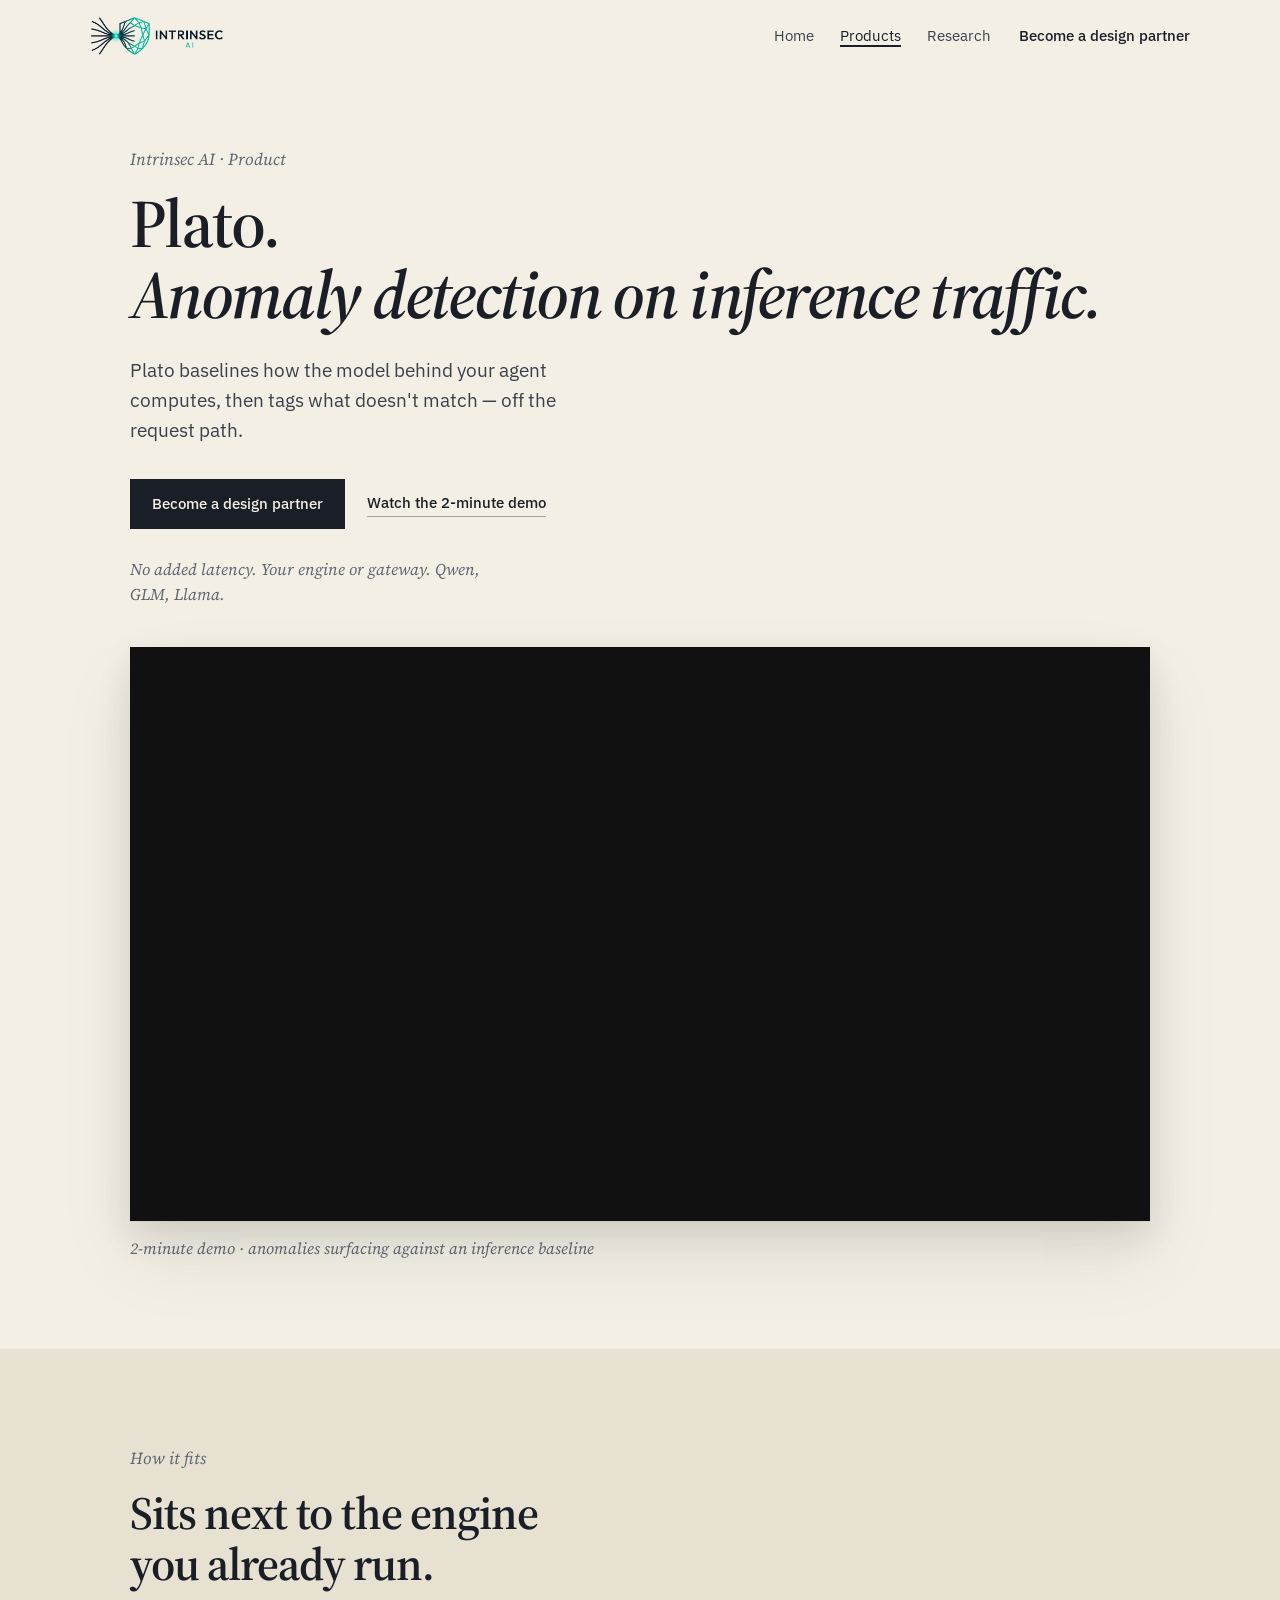
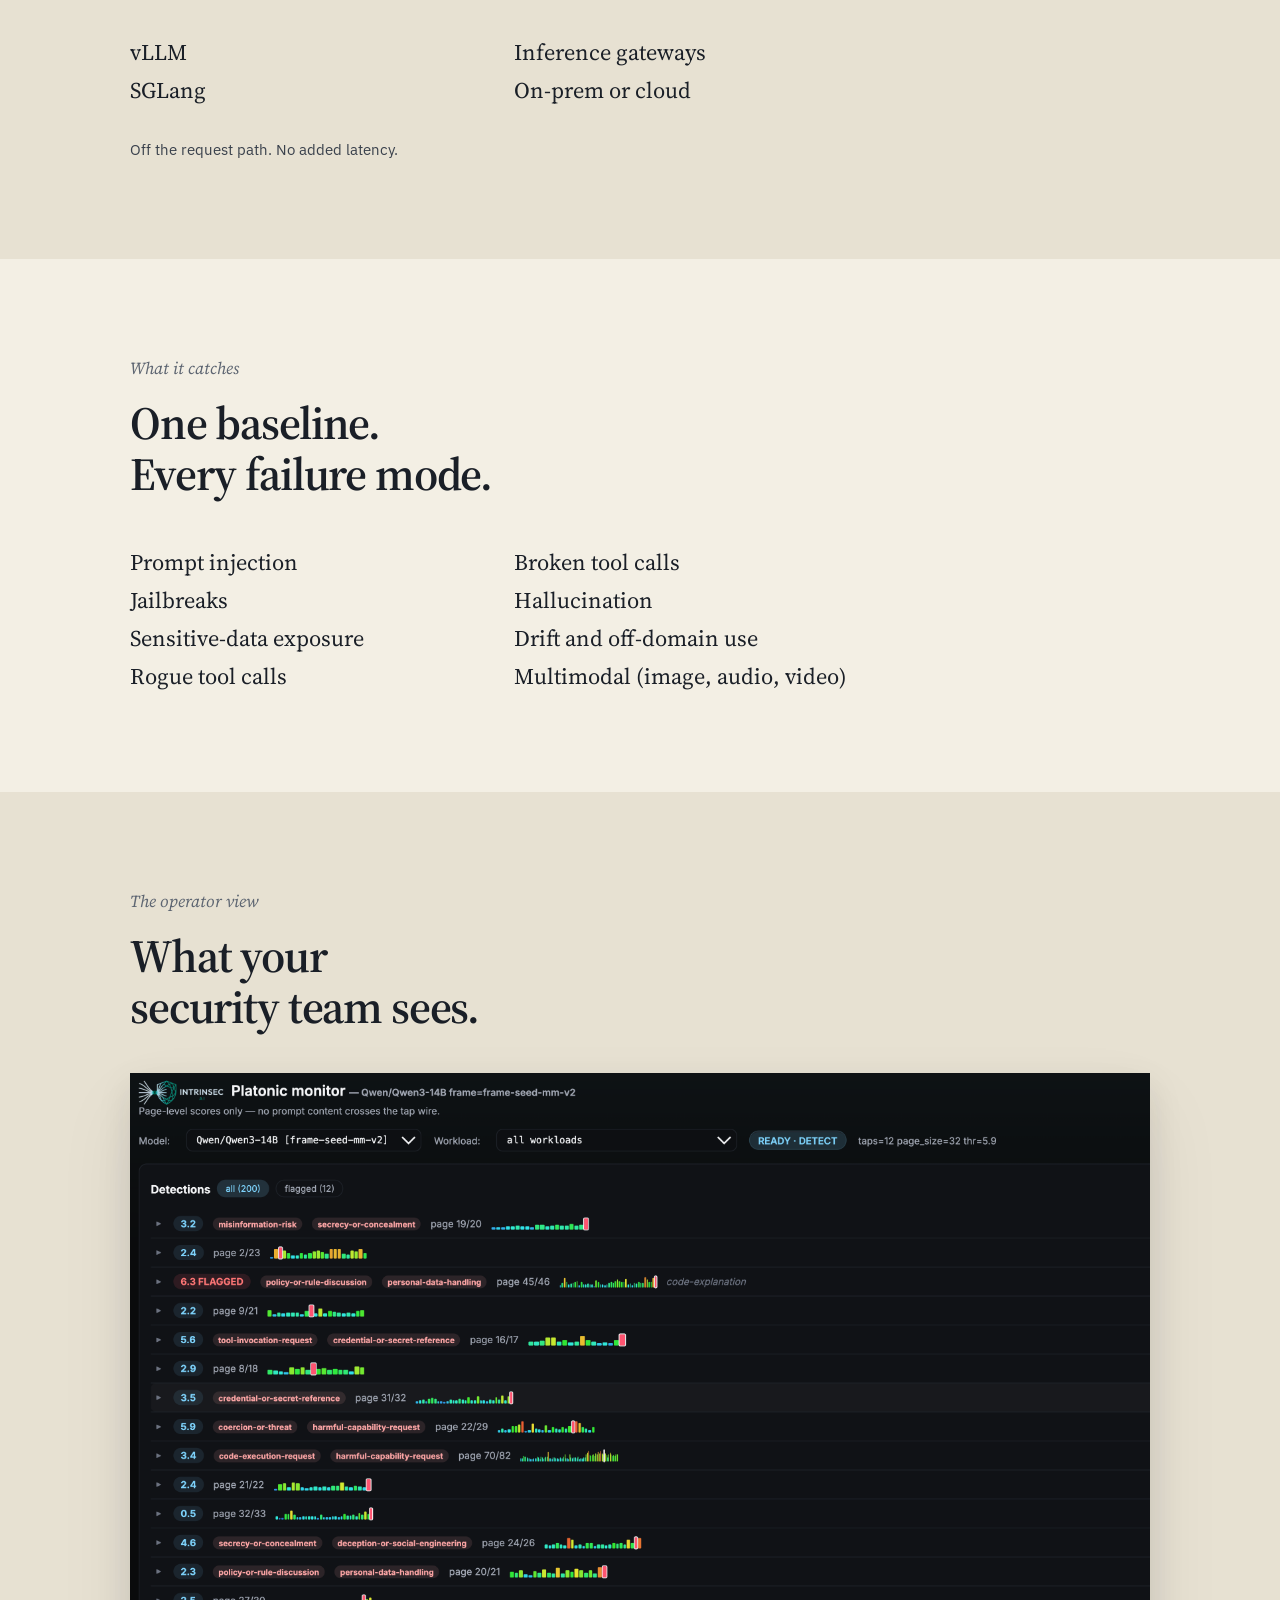
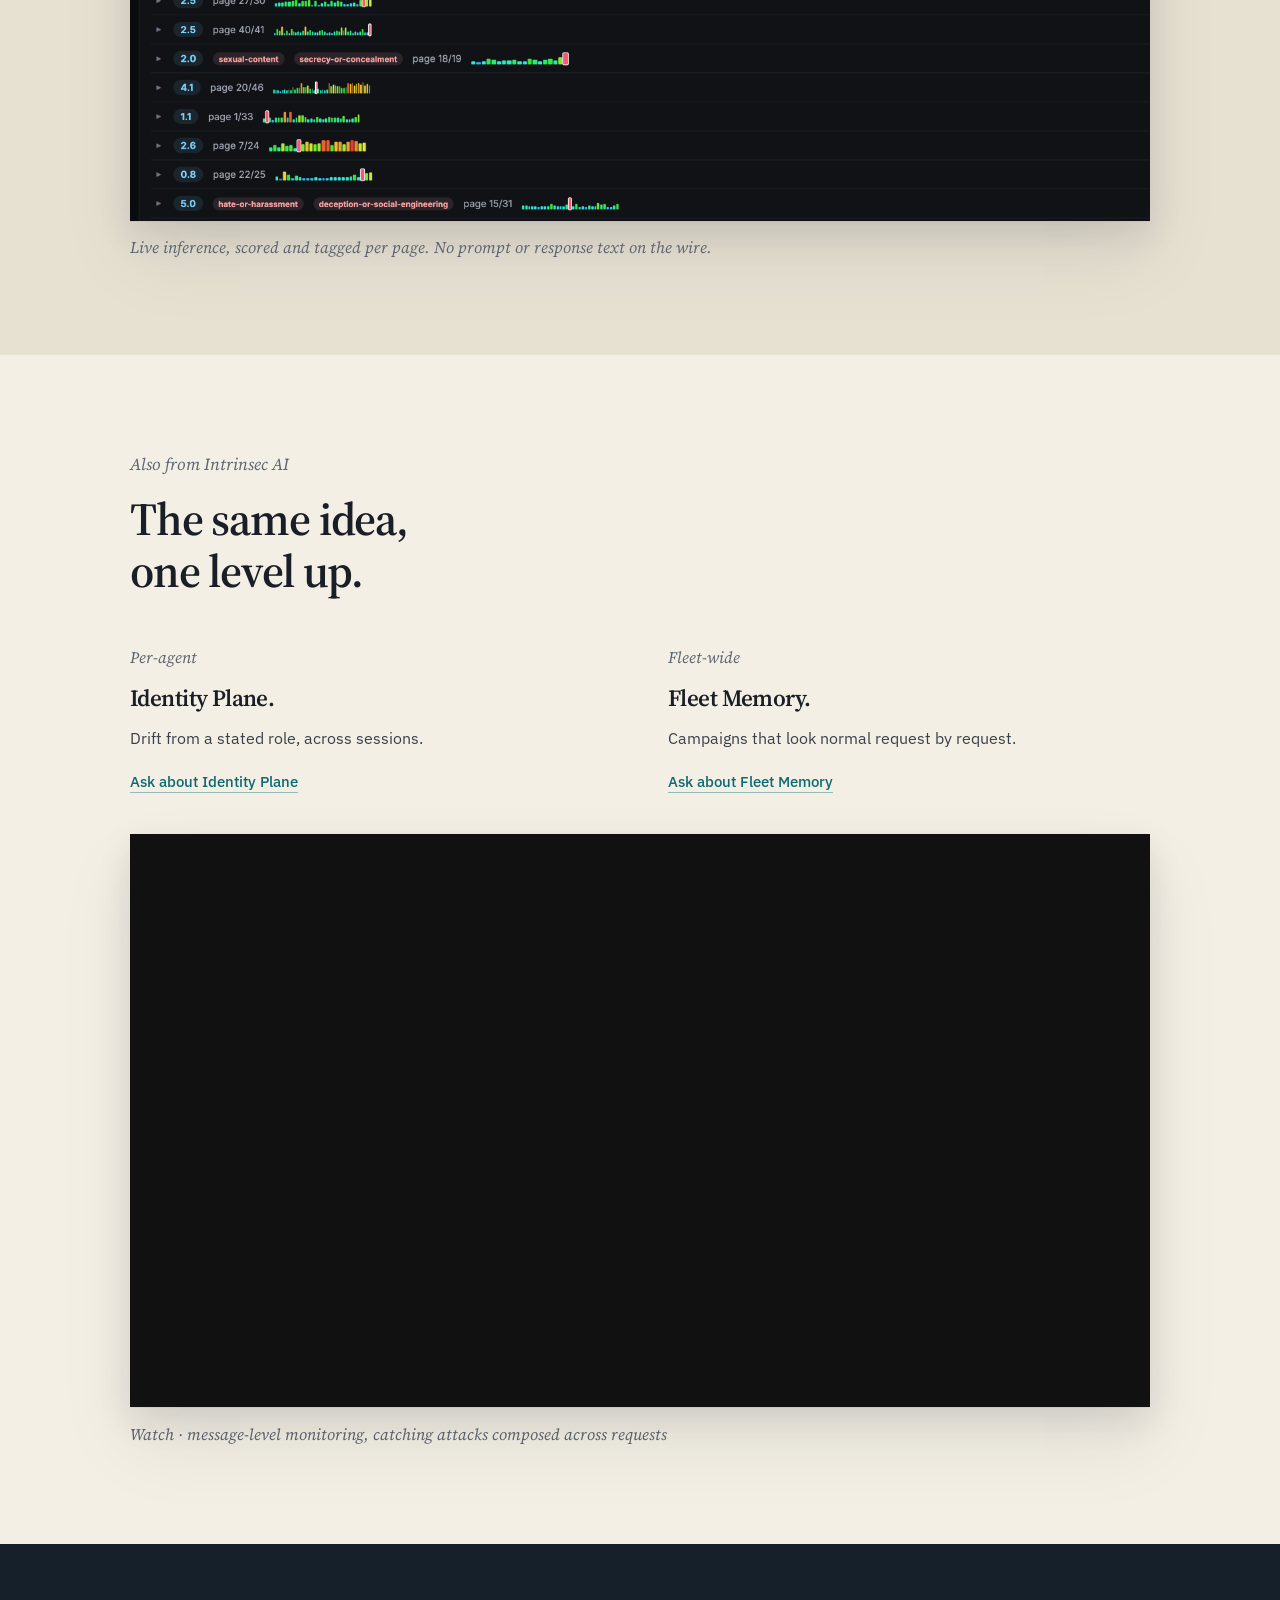
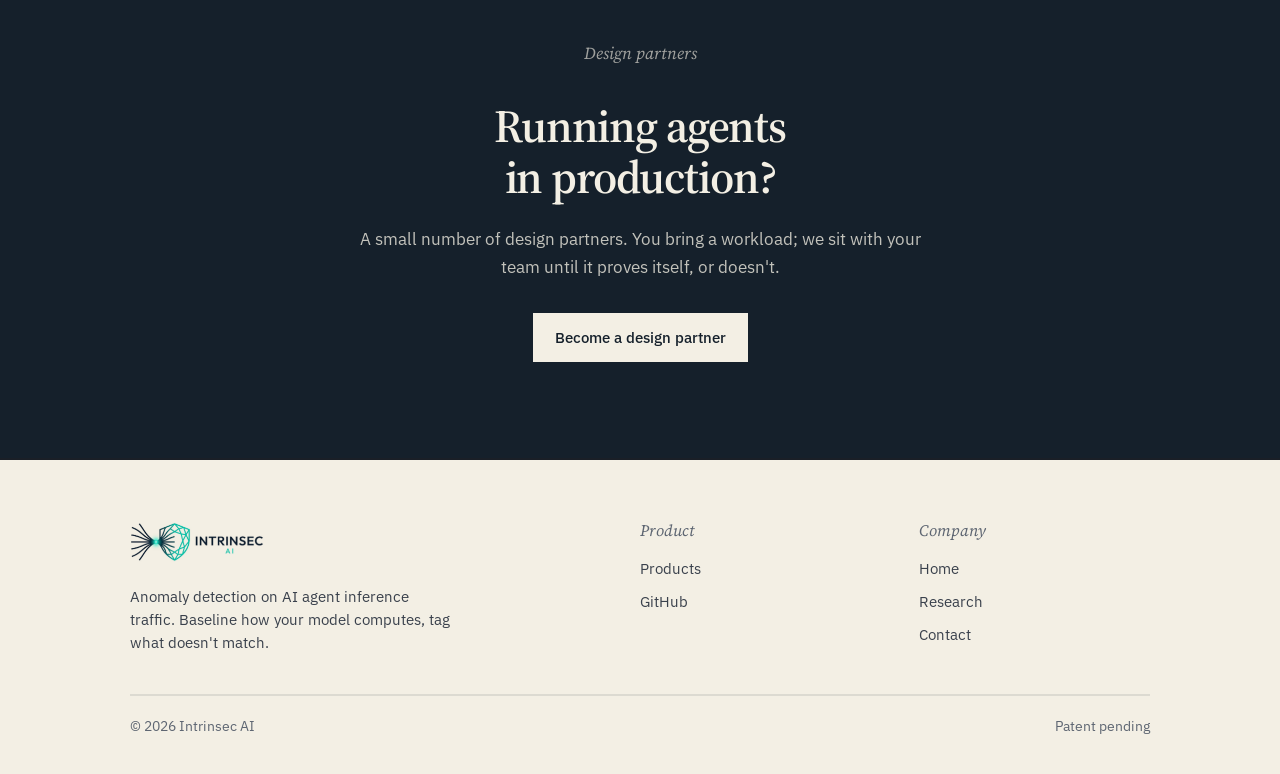
<file: products.html>
<!DOCTYPE html>
<html lang="en">
<head>
    <meta charset="UTF-8">
    <meta name="viewport" content="width=device-width, initial-scale=1.0">
    <title>Plato · Intrinsec AI · Anomaly detection on AI agent inference traffic</title>
    <meta name="description" content="Plato, from Intrinsec AI, watches the layer where the action happens: the computation inside the model behind your agent. It baselines how that model fires on normal traffic, then surfaces and tags what doesn't match, from prompt injection and rogue tool calls to broken tool calls and hallucination.">
    <meta name="color-scheme" content="light">
    <meta name="theme-color" content="#F3EFE4">
    <meta name="referrer" content="strict-origin-when-cross-origin">
    <meta property="og:title" content="Plato · Anomaly detection on AI agent inference traffic">
    <meta property="og:description" content="One baseline of how your model normally computes, and every deviation tagged the way DLP tagged data. Detection runs off the request path: no extra pass over your traffic, no added latency.">
    <meta property="og:type" content="website">
    <meta property="og:image" content="intrinsec-ai-logo-dark-on-bg.png">
    <meta name="twitter:card" content="summary_large_image">
    <link rel="icon" type="image/png" href="intrinsec-ai-logo-dark-on-bg.png">
    <link rel="apple-touch-icon" href="intrinsec-ai-logo-dark-on-bg.png">
    <link rel="preconnect" href="https://fonts.googleapis.com">
    <link rel="preconnect" href="https://fonts.gstatic.com" crossorigin>
    <link href="https://fonts.googleapis.com/css2?family=IBM+Plex+Sans:ital,wght@0,400;0,500;0,600;1,400&family=Source+Serif+4:ital,opsz,wght@0,8..60,400;0,8..60,500;0,8..60,600;0,8..60,700;1,8..60,400;1,8..60,500&display=swap" rel="stylesheet">
    <link rel="stylesheet" href="css/site.css">
</head>
<body>
    <a class="skip-link" href="#main">Skip to content</a>

    <header class="site-header">
        <div class="container header-bar">
            <a href="index.html" class="brand" aria-label="Intrinsec AI home">
                <img src="intrinsec-ai-logo-trim.png" alt="Intrinsec AI" class="brand-mark">
            </a>
            <nav class="nav" aria-label="Primary">
                <a href="index.html">Home</a>
                <a href="products.html" aria-current="page">Products</a>
                <a href="blog/index.html">Research</a>
            </nav>
            <a class="header-cta" href="mailto:ari.azarafrooz@intrinsec.ai?subject=Design%20partner%20%C2%B7%20Intrinsec%20AI">Become a design partner</a>
            <button class="nav-toggle" type="button" data-nav-toggle aria-expanded="false" aria-controls="mobile-nav">Menu</button>
        </div>
        <div class="nav-panel" id="mobile-nav" data-nav-panel hidden>
            <div class="container">
                <a href="index.html">Home</a>
                <a href="products.html" aria-current="page">Products</a>
                <a href="blog/index.html">Research</a>
                <a href="mailto:ari.azarafrooz@intrinsec.ai?subject=Design%20partner%20%C2%B7%20Intrinsec%20AI">Become a design partner</a>
            </div>
        </div>
    </header>

    <main id="main">

    <section class="hero">
        <div class="container">
            <p class="kicker">Intrinsec AI · Product</p>
            <h1>Plato.<br><em>Anomaly detection on inference traffic.</em></h1>
            <p class="hero-sub">Plato baselines how the model behind your agent computes, then tags what doesn't match — off the request path.</p>
            <div class="hero-cta">
                <a href="mailto:ari.azarafrooz@intrinsec.ai?subject=Design%20partner%20%C2%B7%20Intrinsec%20AI" class="btn-primary">Become a design partner</a>
                <a href="#demo" class="btn-secondary">Watch the 2-minute demo</a>
            </div>
            <p class="proof">No added latency. Your engine or gateway. Qwen, GLM, Llama.</p>

            <div class="media" id="demo">
                <div class="media-frame">
                    <iframe
                        src="https://www.youtube-nocookie.com/embed/qKcYDObQcvE"
                        title="Plato by Intrinsec AI: 2-minute demo"
                        loading="lazy"
                        allow="accelerometer; autoplay; clipboard-write; encrypted-media; gyroscope; picture-in-picture; web-share"
                        referrerpolicy="strict-origin-when-cross-origin"
                        allowfullscreen></iframe>
                </div>
                <p class="media-caption">2-minute demo · anomalies surfacing against an inference baseline</p>
            </div>
        </div>
    </section>

    <section class="section is-band" id="architecture">
        <div class="container">
            <header class="section-head">
                <p class="kicker">How it fits</p>
                <h2>Sits next to the engine you already run.</h2>
            </header>
            <ul class="names" aria-label="Where Plato integrates">
                <li>vLLM</li>
                <li>SGLang</li>
                <li>Inference gateways</li>
                <li>On-prem or cloud</li>
            </ul>
            <p class="footnote">Off the request path. No added latency.</p>
        </div>
    </section>

    <section class="section" id="what-it-catches">
        <div class="container">
            <header class="section-head">
                <p class="kicker">What it catches</p>
                <h2>One baseline. Every failure mode.</h2>
            </header>
            <ul class="names" aria-label="Failure modes one baseline surfaces">
                <li>Prompt injection</li>
                <li>Jailbreaks</li>
                <li>Sensitive-data exposure</li>
                <li>Rogue tool calls</li>
                <li>Broken tool calls</li>
                <li>Hallucination</li>
                <li>Drift and off-domain use</li>
                <li>Multimodal (image, audio, video)</li>
            </ul>
        </div>
    </section>

    <section class="section is-band" id="traffic-view">
        <div class="container">
            <header class="section-head">
                <p class="kicker">The operator view</p>
                <h2>What your security team sees.</h2>
            </header>
            <figure class="media media-still">
                <img src="ui-zoom-hq.png"
                     alt="Plato's traffic view: detections over live inference, scored and tagged per page, with no prompt or response text."
                     width="3074" height="2254" loading="lazy">
                <figcaption class="media-caption">Live inference, scored and tagged per page. No prompt or response text on the wire.</figcaption>
            </figure>
        </div>
    </section>

    <section class="section" id="also">
        <div class="container">
            <header class="section-head">
                <p class="kicker">Also from Intrinsec AI</p>
                <h2>The same idea, one level up.</h2>
            </header>

            <div class="pair">
                <a href="mailto:ari.azarafrooz@intrinsec.ai?subject=Identity%20Plane%20%C2%B7%20Intrinsec%20AI">
                    <p class="kicker">Per-agent</p>
                    <h3>Identity Plane.</h3>
                    <p>Drift from a stated role, across sessions.</p>
                    <span class="text-link">Ask about Identity Plane</span>
                </a>
                <a href="mailto:ari.azarafrooz@intrinsec.ai?subject=Fleet%20Memory%20%C2%B7%20Intrinsec%20AI">
                    <p class="kicker">Fleet-wide</p>
                    <h3>Fleet Memory.</h3>
                    <p>Campaigns that look normal request by request.</p>
                    <span class="text-link">Ask about Fleet Memory</span>
                </a>
            </div>

            <div class="media">
                <div class="media-frame">
                    <iframe
                        src="https://www.youtube-nocookie.com/embed/iqptIpBljnY"
                        title="Intrinsec AI: message-level monitoring across agents and fleets"
                        loading="lazy"
                        allow="accelerometer; autoplay; clipboard-write; encrypted-media; gyroscope; picture-in-picture; web-share"
                        referrerpolicy="strict-origin-when-cross-origin"
                        allowfullscreen></iframe>
                </div>
                <p class="media-caption">Watch · message-level monitoring, catching attacks composed across requests</p>
            </div>
        </div>
    </section>

    <section class="cta-band">
        <div class="container">
            <p class="kicker">Design partners</p>
            <h2>Running agents in production?</h2>
            <p>A small number of design partners. You bring a workload; we sit with your team until it proves itself, or doesn't.</p>
            <a href="mailto:ari.azarafrooz@intrinsec.ai?subject=Design%20partner%20%C2%B7%20Intrinsec%20AI" class="btn-primary">Become a design partner</a>
        </div>
    </section>

    </main>

    <footer class="site-footer">
        <div class="container">
            <div class="footer-grid">
                <div class="footer-brand">
                    <a href="index.html" class="brand" aria-label="Intrinsec AI home">
                        <img src="intrinsec-ai-logo-trim.png" alt="Intrinsec AI" class="brand-mark">
                    </a>
                    <p class="footer-tag">Anomaly detection on AI agent inference traffic. Baseline how your model computes, tag what doesn't match.</p>
                </div>
                <div class="footer-col" aria-label="Product">
                    <h2>Product</h2>
                    <a href="products.html">Products</a>
                    <a href="https://github.com/intrinsec-ai/openclaw-identity-plane" target="_blank" rel="noopener noreferrer">GitHub</a>
                </div>
                <div class="footer-col" aria-label="Company">
                    <h2>Company</h2>
                    <a href="index.html">Home</a>
                    <a href="blog/index.html">Research</a>
                    <a href="mailto:ari.azarafrooz@intrinsec.ai">Contact</a>
                </div>
            </div>
            <div class="footer-bottom">
                <div>© <span id="footerYear">2026</span> Intrinsec AI</div>
                <div>Patent pending</div>
            </div>
        </div>
    </footer>

    <script src="js/site.js"></script>
</body>
</html>
</file>
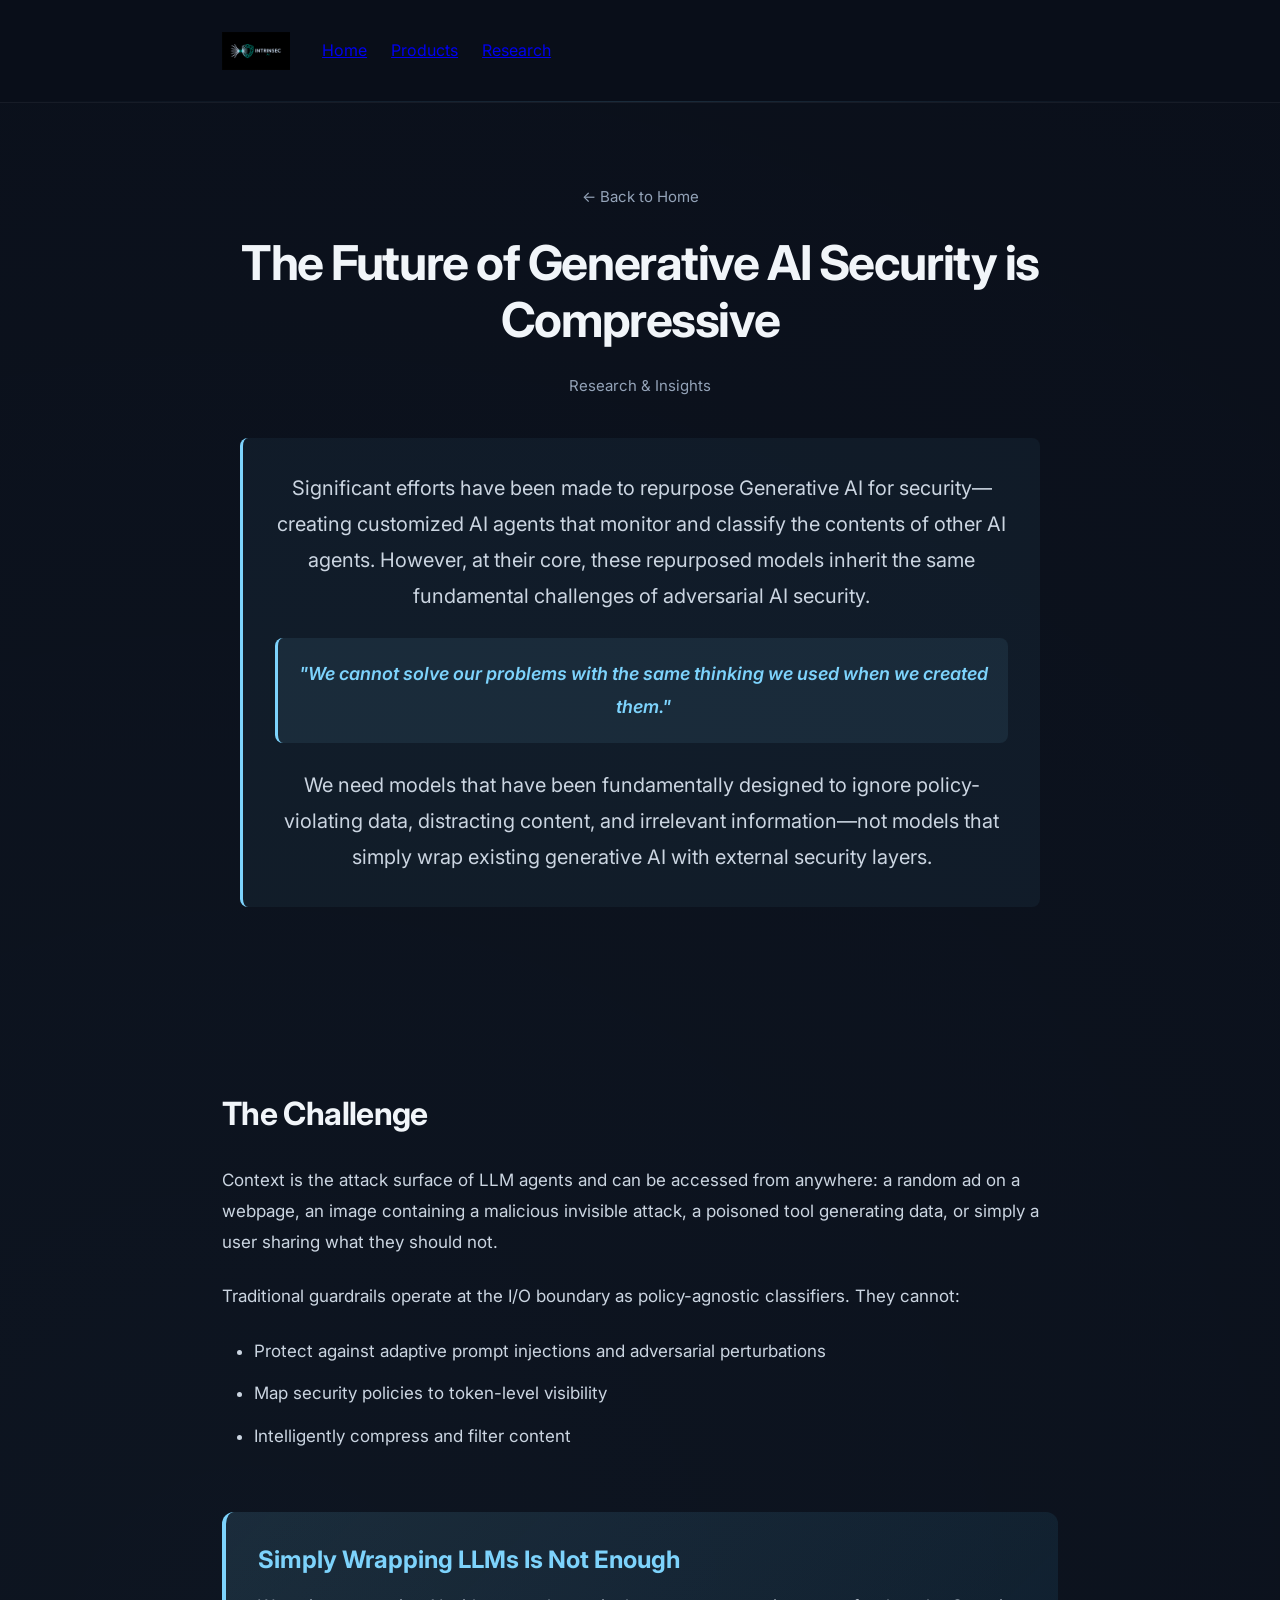
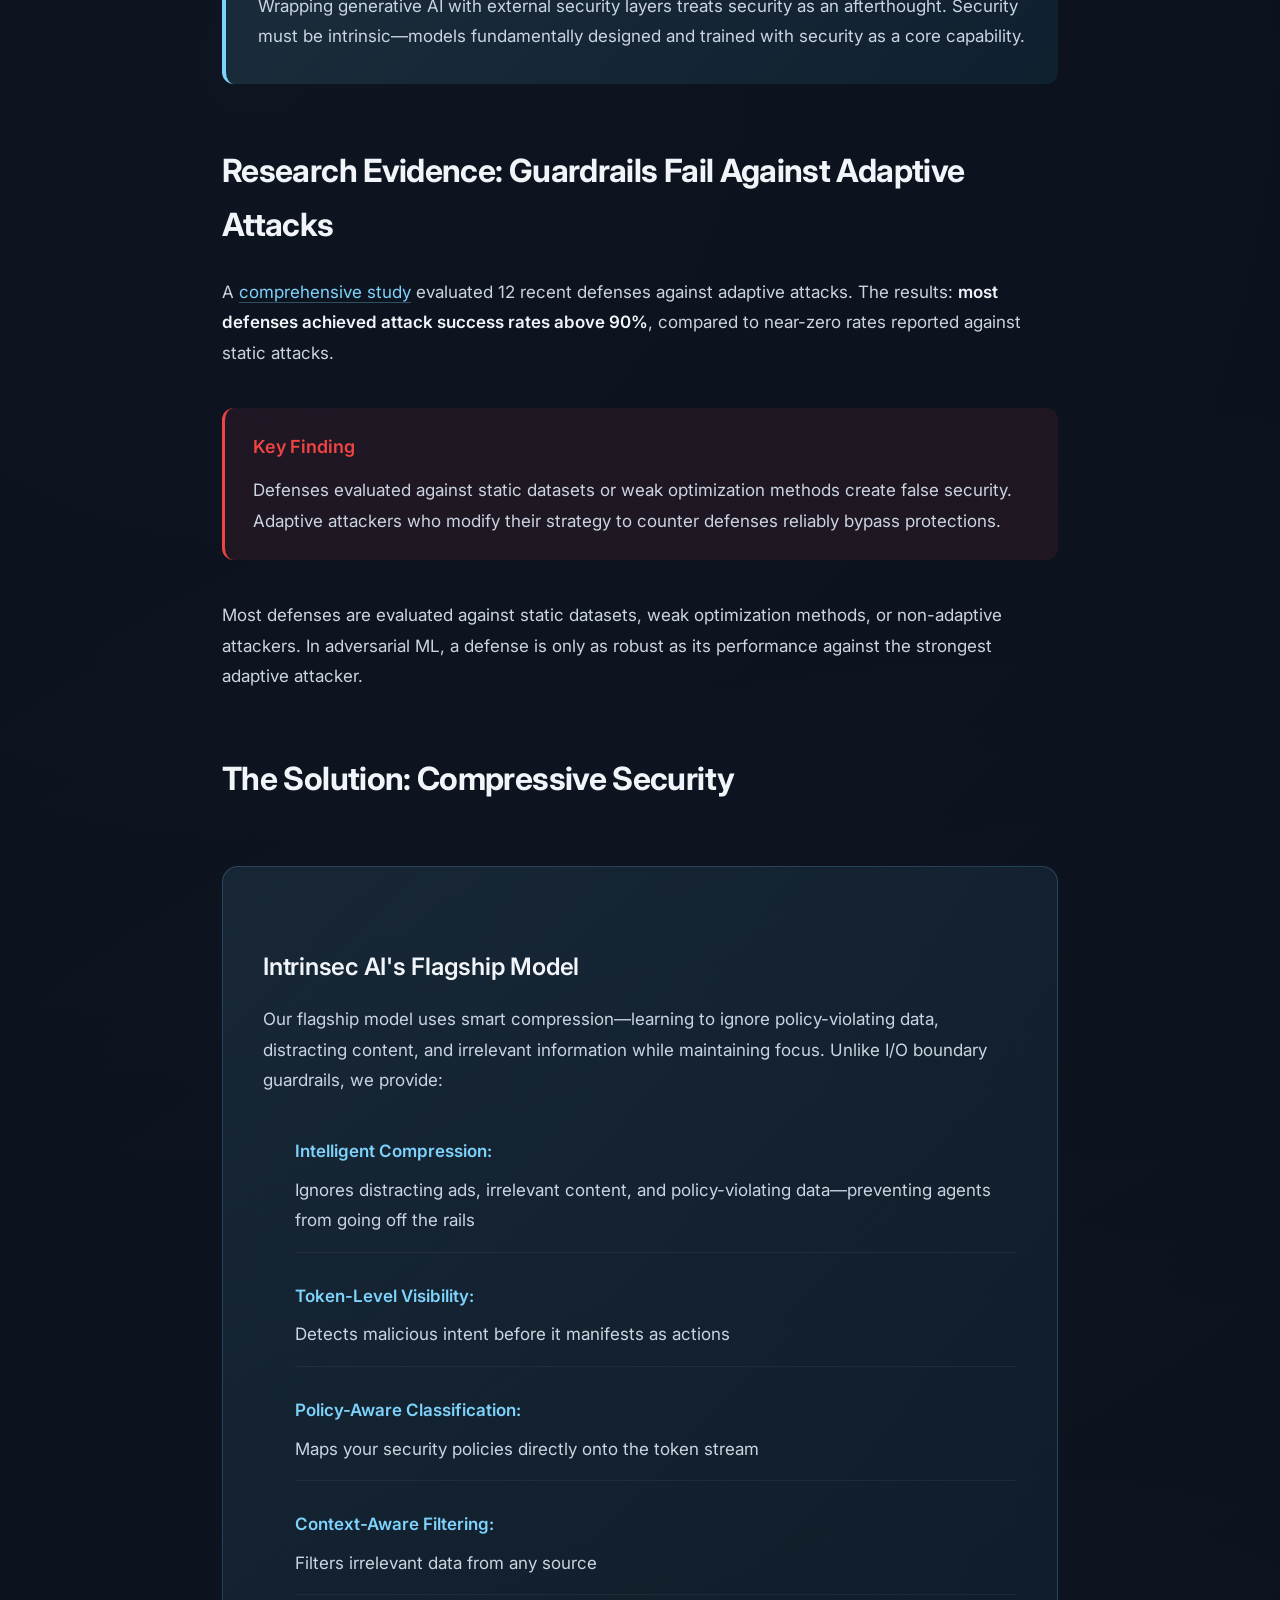
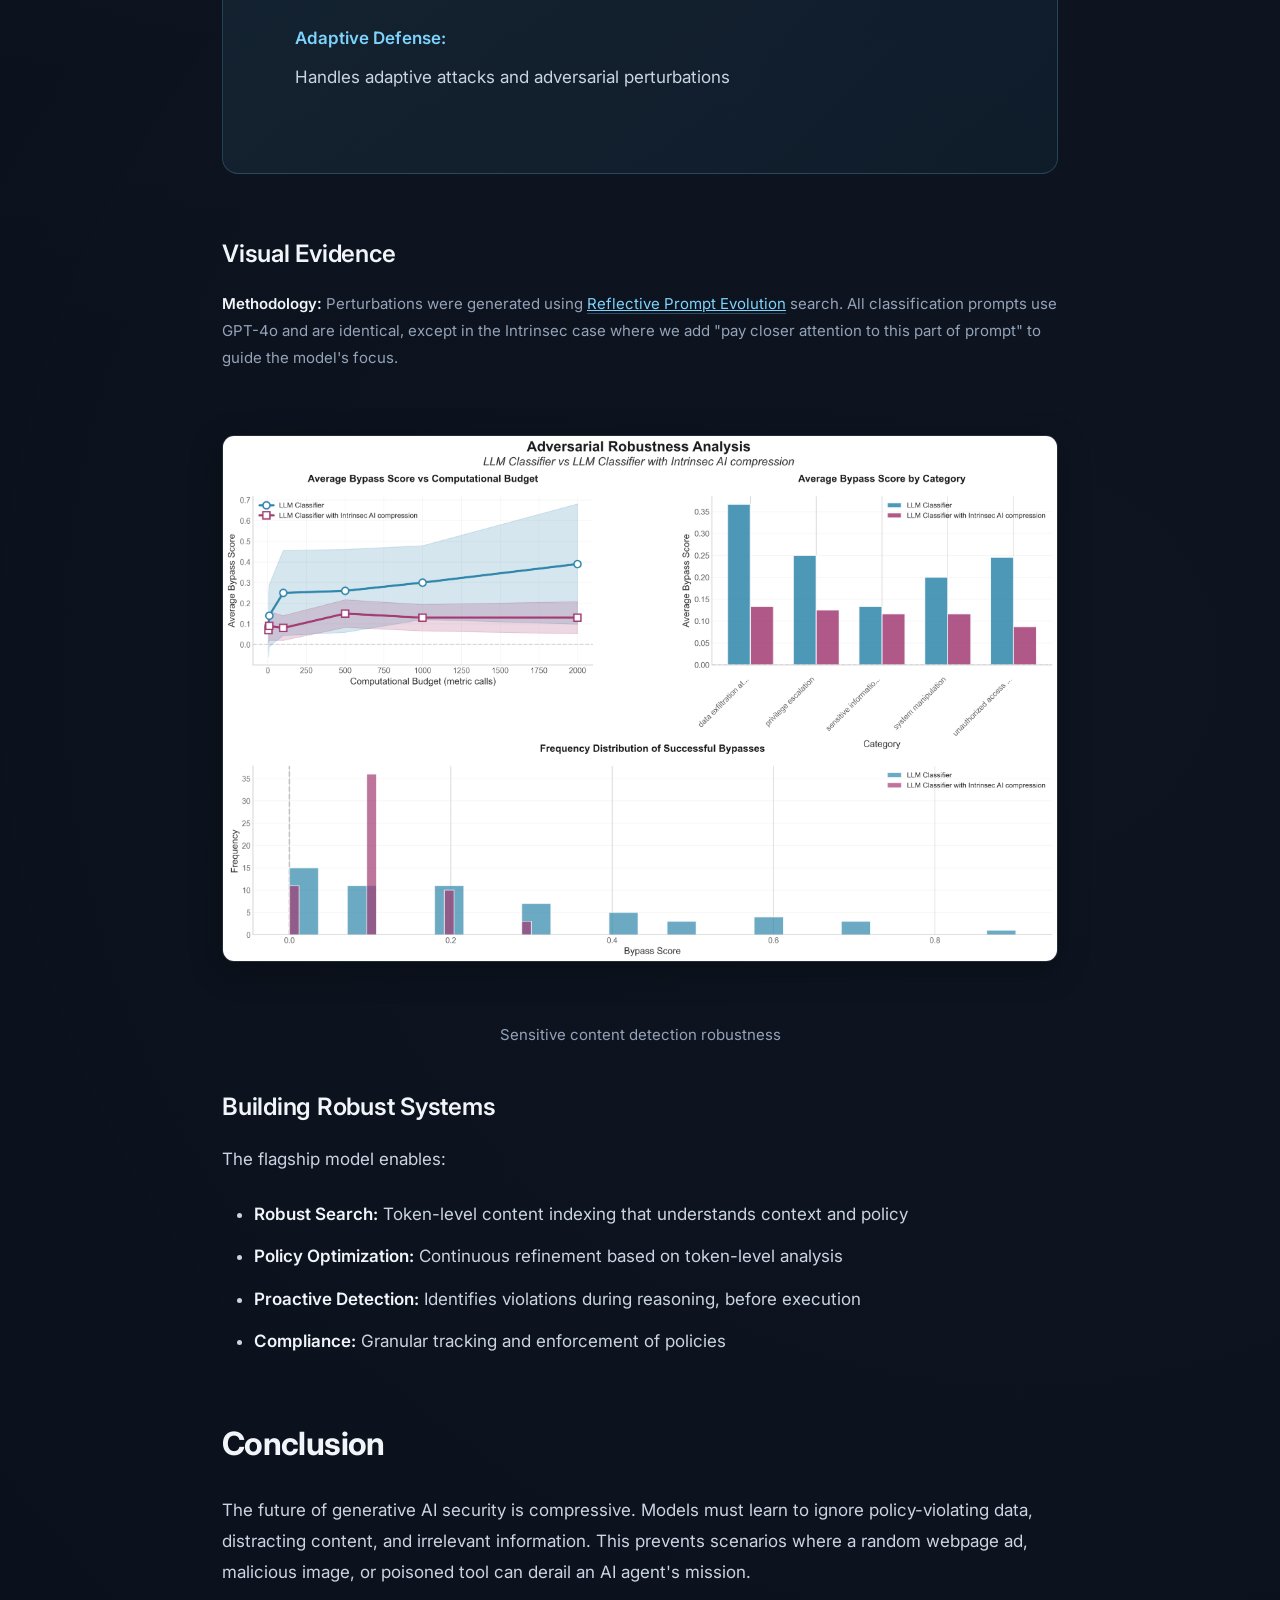
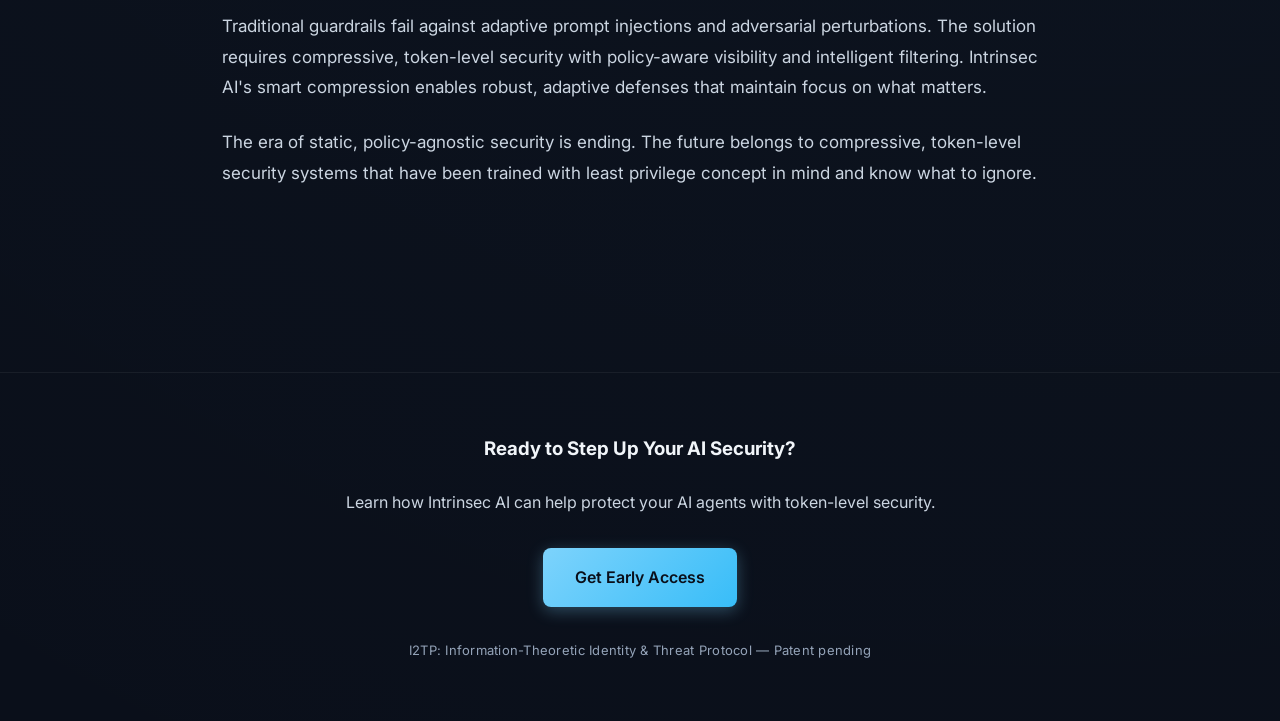
<file: blog/adaptive-prompt-injections.html>
<!DOCTYPE html>
<html lang="en">
<head>
    <meta charset="UTF-8">
    <meta name="viewport" content="width=device-width, initial-scale=1.0">
    <title>The Future of Generative AI Security is Compressive | Intrinsec AI</title>
    <link href="https://fonts.googleapis.com/css2?family=Inter:wght@400;500;600;700&display=swap" rel="stylesheet">
    <style>
        * {
            margin: 0;
            padding: 0;
            box-sizing: border-box;
        }
        
        :root {
            --navy: #0a0f1a;
            --navy-light: #151b2b;
            --navy-lighter: #1f2937;
            --ice: #7dd3fc;
            --ice-bright: #38bdf8;
            --ice-glow: rgba(125, 211, 252, 0.12);
            --ice-glow-strong: rgba(125, 211, 252, 0.2);
            --text: #f1f5f9;
            --text-secondary: #cbd5e1;
            --text-dim: #94a3b8;
            --text-subtle: #64748b;
            --red: #ef4444;
            --red-glow: rgba(239, 68, 68, 0.15);
        }
        
        /* Light theme variables - vibrant and clean */
        [data-theme="light"] {
            --navy: #ffffff;
            --navy-light: #f8fafc;
            --navy-lighter: #f0f9ff;
            --ice: #0ea5e9;
            --ice-bright: #0284c7;
            --ice-glow: rgba(14, 165, 233, 0.15);
            --ice-glow-strong: rgba(14, 165, 233, 0.25);
            --text: #0c4a6e;
            --text-secondary: #0369a1;
            --text-dim: #0284c7;
            --text-subtle: #38bdf8;
            --red: #dc2626;
            --red-glow: rgba(220, 38, 38, 0.15);
        }
        
        [data-theme="light"] body {
            background: linear-gradient(180deg, #ffffff 0%, #f0f9ff 50%, #e0f2fe 100%);
            background-attachment: fixed;
        }
        
        body {
            font-family: 'Inter', -apple-system, BlinkMacSystemFont, sans-serif;
            background: var(--navy);
            background-image: 
                radial-gradient(circle at 20% 30%, rgba(125, 211, 252, 0.03) 0%, transparent 50%),
                radial-gradient(circle at 80% 70%, rgba(125, 211, 252, 0.03) 0%, transparent 50%);
            color: var(--text);
            line-height: 1.7;
            -webkit-font-smoothing: antialiased;
            -moz-osx-font-smoothing: grayscale;
            overflow-x: hidden;
            max-width: 100%;
            word-wrap: break-word;
        }
        
        html {
            scroll-behavior: smooth;
        }
        
        .container {
            max-width: 900px;
            margin: 0 auto;
            padding: 0 32px;
            width: 100%;
            box-sizing: border-box;
        }
        
        /* Header */
        header {
            padding: 32px 0;
            position: sticky;
            top: 0;
            background: rgba(10, 15, 26, 0.95);
            backdrop-filter: blur(12px);
            -webkit-backdrop-filter: blur(12px);
            z-index: 100;
            border-bottom: 1px solid rgba(255, 255, 255, 0.06);
            transition: all 0.3s ease;
        }
        
        [data-theme="light"] header {
            background: rgba(255, 255, 255, 0.98);
            border-bottom: 1px solid rgba(14, 165, 233, 0.15);
            box-shadow: 0 2px 20px rgba(14, 165, 233, 0.08);
        }
        
        .header-content {
            display: flex;
            justify-content: space-between;
            align-items: center;
        }
        
        nav a {
            position: relative;
        }
        
        nav a::after {
            content: '';
            position: absolute;
            bottom: -4px;
            left: 0;
            width: 0;
            height: 2px;
            background: var(--ice);
            transition: width 0.3s ease;
        }
        
        nav a:hover {
            color: var(--ice);
        }
        
        nav a:hover::after {
            width: 100%;
        }
        
        nav a[style*="border-bottom"]::after {
            display: none;
        }
        
        .theme-toggle {
            background: var(--navy-lighter);
            border: 1px solid rgba(255, 255, 255, 0.1);
            border-radius: 8px;
            padding: 8px 12px;
            cursor: pointer;
            display: flex;
            align-items: center;
            gap: 8px;
            color: var(--text-secondary);
            font-size: 0.875rem;
            transition: all 0.3s ease;
            font-family: 'Inter', sans-serif;
        }
        
        [data-theme="light"] .theme-toggle {
            background: #f0f9ff;
            border: 1px solid rgba(14, 165, 233, 0.2);
        }
        
        .theme-toggle:hover {
            background: var(--navy-light);
            border-color: var(--ice);
            color: var(--ice);
        }
        
        [data-theme="light"] .theme-toggle:hover {
            border-color: rgba(14, 165, 233, 0.4);
        }
        
        .theme-toggle-icon {
            font-size: 1rem;
            transition: transform 0.3s ease;
        }
        
        .theme-toggle:active .theme-toggle-icon {
            transform: rotate(180deg);
        }
        
        header::after {
            content: '';
            position: absolute;
            bottom: 0;
            left: 0;
            right: 0;
            height: 1px;
            background: linear-gradient(90deg, 
                transparent 0%, 
                rgba(125, 211, 252, 0.3) 50%, 
                transparent 100%);
            opacity: 0.5;
        }
        
        .logo {
            font-size: 16px;
            font-weight: 600;
            color: var(--text);
            letter-spacing: -0.02em;
            transition: all 0.3s ease;
            position: relative;
            display: inline-block;
            text-decoration: none;
        }
        
        .logo::after {
            content: '';
            position: absolute;
            bottom: -4px;
            left: 0;
            width: 0;
            height: 2px;
            background: linear-gradient(90deg, var(--ice), var(--ice-bright));
            transition: width 0.3s ease;
        }
        
        .logo:hover::after {
            width: 100%;
        }
        
        .back-link {
            display: inline-flex;
            align-items: center;
            gap: 8px;
            color: var(--text-dim);
            text-decoration: none;
            font-size: 0.9375rem;
            margin-bottom: 24px;
            transition: color 0.3s ease;
        }
        
        .back-link:hover {
            color: var(--ice);
        }
        
        /* Article Header */
        .article-header {
            padding: 80px 0 60px;
            text-align: center;
            position: relative;
        }
        
        .article-title {
            font-size: clamp(2rem, 5vw, 3rem);
            font-weight: 700;
            margin-bottom: 24px;
            line-height: 1.2;
            letter-spacing: -0.03em;
            color: var(--text);
        }
        
        .article-meta {
            color: var(--text-dim);
            font-size: 0.9375rem;
            margin-bottom: 40px;
        }
        
        .article-intro {
            font-size: 1.25rem;
            line-height: 1.8;
            color: var(--text-secondary);
            max-width: 800px;
            margin: 0 auto 60px;
            padding: 32px;
            background: rgba(125, 211, 252, 0.05);
            border-left: 3px solid var(--ice);
            border-radius: 8px;
        }
        
        [data-theme="light"] .article-intro {
            background: linear-gradient(135deg, rgba(224, 242, 254, 0.6) 0%, rgba(240, 249, 255, 0.9) 100%);
            border-left-color: rgba(14, 165, 233, 0.5);
        }
        
        [data-theme="light"] .article-intro p[style*="background: rgba(125, 211, 252"] {
            background: rgba(14, 165, 233, 0.12) !important;
        }
        
        /* Article Content */
        .article-content {
            padding: 0 0 80px;
        }
        
        .article-content h2 {
            font-size: 2rem;
            font-weight: 700;
            margin: 60px 0 24px;
            color: var(--text);
            letter-spacing: -0.02em;
        }
        
        .article-content h3 {
            font-size: 1.5rem;
            font-weight: 600;
            margin: 40px 0 16px;
            color: var(--text);
            letter-spacing: -0.01em;
        }
        
        .article-content p {
            font-size: 1.0625rem;
            line-height: 1.8;
            color: var(--text-secondary);
            margin-bottom: 24px;
        }
        
        .article-content ul, .article-content ol {
            margin: 24px 0;
            padding-left: 32px;
        }
        
        .article-content li {
            font-size: 1.0625rem;
            line-height: 1.8;
            color: var(--text-secondary);
            margin-bottom: 12px;
        }
        
        .article-content a {
            color: var(--ice);
            text-decoration: none;
            border-bottom: 1px solid rgba(125, 211, 252, 0.3);
            transition: border-color 0.3s ease;
        }
        
        .article-content a:hover {
            border-bottom-color: var(--ice);
        }
        
        .article-content strong {
            color: var(--text);
            font-weight: 600;
        }
        
        .article-content em {
            color: var(--text-secondary);
            font-style: italic;
        }
        
        /* Images */
        .article-image {
            width: 100%;
            margin: 40px 0;
            border-radius: 12px;
            border: 1px solid rgba(255, 255, 255, 0.1);
            box-shadow: 0 8px 32px rgba(0, 0, 0, 0.3);
        }
        
        [data-theme="light"] .article-image {
            border: 1px solid rgba(14, 165, 233, 0.2);
            box-shadow: 0 8px 32px rgba(14, 165, 233, 0.15);
        }
        
        .article-image-caption {
            text-align: center;
            color: var(--text-dim);
            font-size: 0.9375rem;
            margin-top: 12px;
            margin-bottom: 40px;
        }
        
        /* Callout Boxes */
        .callout {
            padding: 24px 28px;
            margin: 40px 0;
            border-radius: 12px;
            border-left: 3px solid var(--ice);
            background: rgba(125, 211, 252, 0.08);
        }
        
        [data-theme="light"] .callout {
            background: linear-gradient(135deg, rgba(224, 242, 254, 0.7) 0%, rgba(240, 249, 255, 0.9) 100%);
            border-left-color: rgba(14, 165, 233, 0.5);
        }
        
        [data-theme="light"] .callout[style*="background: linear-gradient"] {
            background: linear-gradient(135deg, rgba(224, 242, 254, 0.8) 0%, rgba(240, 249, 255, 0.95) 100%) !important;
        }
        
        .callout-title {
            color: var(--ice);
            font-weight: 600;
            font-size: 1.125rem;
            margin-bottom: 12px;
        }
        
        .callout-content {
            color: var(--text-secondary);
            font-size: 1.0625rem;
            line-height: 1.8;
        }
        
        .callout-warning {
            border-left-color: var(--red);
            background: rgba(239, 68, 68, 0.08);
        }
        
        .callout-warning .callout-title {
            color: var(--red);
        }
        
        /* Solution Section */
        .solution-section {
            margin: 60px 0;
            padding: 40px;
            background: linear-gradient(135deg, rgba(125, 211, 252, 0.1) 0%, rgba(56, 189, 248, 0.05) 100%);
            border-radius: 16px;
            border: 1px solid rgba(125, 211, 252, 0.2);
        }
        
        .solution-title {
            color: var(--ice);
            font-size: 1.75rem;
            font-weight: 700;
            margin-bottom: 24px;
        }
        
        .solution-list {
            list-style: none;
            padding: 0;
        }
        
        .solution-list li {
            padding: 16px 0;
            border-bottom: 1px solid rgba(255, 255, 255, 0.05);
        }
        
        .solution-list li:last-child {
            border-bottom: none;
        }
        
        .solution-list strong {
            color: var(--ice);
            display: block;
            margin-bottom: 8px;
        }
        
        /* Footer */
        footer {
            padding: 60px 0;
            text-align: center;
            border-top: 1px solid rgba(255, 255, 255, 0.06);
            margin-top: 80px;
        }
        
        [data-theme="light"] footer {
            border-top: 1px solid rgba(14, 165, 233, 0.15);
        }
        
        .cta-button {
            display: inline-block;
            padding: 16px 32px;
            background: linear-gradient(135deg, var(--ice) 0%, var(--ice-bright) 100%);
            color: var(--navy);
            text-decoration: none;
            border-radius: 8px;
            font-weight: 600;
            font-size: 1rem;
            transition: all 0.3s ease;
            box-shadow: 0 4px 16px rgba(125, 211, 252, 0.3);
        }
        
        .cta-button:hover {
            transform: translateY(-2px);
            box-shadow: 0 6px 24px rgba(125, 211, 252, 0.4);
        }
        
        @media (max-width: 768px) {
            .container {
                padding: 0 24px;
            }
            
            .article-header {
                padding: 60px 0 40px;
            }
            
            .article-content h2 {
                font-size: 1.75rem;
            }
            
            .article-content h3 {
                font-size: 1.25rem;
            }
            
            .solution-section {
                padding: 24px;
            }
        }
    </style>

    <style>
        /* Brand mark — injected by migrate_blog.py to match the new design system */
        .intr-brand {
            display: inline-flex;
            align-items: center;
            gap: 10px;
            text-decoration: none !important;
            border-bottom: 0 !important;
        }
        .intr-brand-mark {
            height: 38px;
            width: auto;
            display: block;
            filter: invert(1) hue-rotate(180deg) saturate(1.05);
        }
        [data-theme="light"] .intr-brand-mark { filter: none; }
    </style>
</head>
<body>
    <header>
        <div class="container">
            <div class="header-content">
                <div style="display: flex; align-items: center; gap: 32px;">
                    <a href="../index.html" class="logo intr-brand" aria-label="Intrinsec AI home">
                        <img src="../intrinsec-ai-logo.png" alt="Intrinsec AI" class="intr-brand-mark">
                    </a>
                    <nav style="display: flex; gap: 24px; align-items: center;">
                        <a href="../index.html">Home</a>
                        <a href="../products.html">Products</a>
                        <a href="index.html" aria-current="page">Research</a>
                    </nav>
                </div>
            </div>
        </div>
    </header>

    <article class="article-header">
        <div class="container">
            <a href="../index.html" class="back-link">← Back to Home</a>
            <h1 class="article-title">The Future of Generative AI Security is Compressive</h1>
            <div class="article-meta">Research & Insights</div>
            <div class="article-intro">
                <p style="margin-bottom: 24px;">
                    Significant efforts have been made to repurpose Generative AI for security—creating customized AI agents that monitor and classify the contents of other AI agents. However, at their core, these repurposed models inherit the same fundamental challenges of adversarial AI security.
                </p>
                <p style="font-size: 1.125rem; font-weight: 600; color: var(--ice); margin: 24px 0; padding: 20px; background: rgba(125, 211, 252, 0.08); border-left: 3px solid var(--ice); border-radius: 8px; font-style: italic; text-align: center;">
                    "We cannot solve our problems with the same thinking we used when we created them."
                </p>
                <p style="margin-top: 24px;">
                    We need models that have been fundamentally designed to ignore policy-violating data, distracting content, and irrelevant information—not models that simply wrap existing generative AI with external security layers.
                </p>
            </div>
        </div>
    </article>

    <article class="article-content">
        <div class="container">
            <h2>The Challenge</h2>
            
            <p>
                Context is the attack surface of LLM agents and can be accessed from anywhere: a random ad on a webpage, an image containing a malicious invisible attack, a poisoned tool generating data, or simply a user sharing what they should not.
            </p>
            
            <p>
                Traditional guardrails operate at the I/O boundary as policy-agnostic classifiers. They cannot:
            </p>
            
            <ul>
                <li>Protect against adaptive prompt injections and adversarial perturbations</li>
                <li>Map security policies to token-level visibility</li>
                <li>Intelligently compress and filter content</li>
            </ul>
            
            <div class="callout" style="margin: 60px 0; padding: 32px; background: linear-gradient(135deg, rgba(125, 211, 252, 0.12) 0%, rgba(56, 189, 248, 0.08) 100%); border-left: 4px solid var(--ice); border-radius: 12px;">
                <div style="font-size: 1.5rem; font-weight: 700; color: var(--ice); margin-bottom: 16px; line-height: 1.3;">
                    Simply Wrapping LLMs Is Not Enough
                </div>
                <div style="font-size: 1.0625rem; color: var(--text-secondary); line-height: 1.8;">
                    Wrapping generative AI with external security layers treats security as an afterthought. Security must be intrinsic—models fundamentally designed and trained with security as a core capability.
                </div>
            </div>
            
            <h2>Research Evidence: Guardrails Fail Against Adaptive Attacks</h2>
            
            <p>
                A <a href="https://arxiv.org/pdf/2510.09023" target="_blank" rel="noopener noreferrer">comprehensive study</a> evaluated 12 recent defenses against adaptive attacks. The results: <strong>most defenses achieved attack success rates above 90%</strong>, compared to near-zero rates reported against static attacks.
            </p>
            
            <div class="callout callout-warning">
                <div class="callout-title">Key Finding</div>
                <div class="callout-content">
                    Defenses evaluated against static datasets or weak optimization methods create false security. Adaptive attackers who modify their strategy to counter defenses reliably bypass protections.
                </div>
            </div>
            
            <p>
                Most defenses are evaluated against static datasets, weak optimization methods, or non-adaptive attackers. In adversarial ML, a defense is only as robust as its performance against the strongest adaptive attacker.
            </p>
            
            <h2>The Solution: Compressive Security</h2>
            
            <div class="solution-section">
                <h3 class="solution-title">Intrinsec AI's Flagship Model</h3>
                
                <p>
                    Our flagship model uses smart compression—learning to ignore policy-violating data, distracting content, and irrelevant information while maintaining focus. Unlike I/O boundary guardrails, we provide:
                </p>
                
                <ul class="solution-list">
                    <li>
                        <strong>Intelligent Compression:</strong> Ignores distracting ads, irrelevant content, and policy-violating data—preventing agents from going off the rails
                    </li>
                    <li>
                        <strong>Token-Level Visibility:</strong> Detects malicious intent before it manifests as actions
                    </li>
                    <li>
                        <strong>Policy-Aware Classification:</strong> Maps your security policies directly onto the token stream
                    </li>
                    <li>
                        <strong>Context-Aware Filtering:</strong> Filters irrelevant data from any source
                    </li>
                    <li>
                        <strong>Adaptive Defense:</strong> Handles adaptive attacks and adversarial perturbations
                    </li>
                </ul>
            </div>
            
            <h3>Visual Evidence</h3>
            
            <p style="margin-bottom: 24px; color: var(--text-dim); font-size: 0.9375rem;">
                <strong>Methodology:</strong> Perturbations were generated using <a href="https://arxiv.org/abs/2507.19457" target="_blank" rel="noopener noreferrer" style="color: var(--ice); text-decoration: underline;">Reflective Prompt Evolution</a> search. All classification prompts use GPT-4o and are identical, except in the Intrinsec case where we add "pay closer attention to this part of prompt" to guide the model's focus.
            </p>
            
            <img src="robustness_comparison_sensitive.png" alt="Sensitive content robustness comparison" class="article-image">
            <div class="article-image-caption">Sensitive content detection robustness</div>
            
            <h3>Building Robust Systems</h3>
            
            <p>
                The flagship model enables:
            </p>
            
            <ul>
                <li><strong>Robust Search:</strong> Token-level content indexing that understands context and policy</li>
                <li><strong>Policy Optimization:</strong> Continuous refinement based on token-level analysis</li>
                <li><strong>Proactive Detection:</strong> Identifies violations during reasoning, before execution</li>
                <li><strong>Compliance:</strong> Granular tracking and enforcement of policies</li>
            </ul>
            
            <h2>Conclusion</h2>
            
            <p>
                The future of generative AI security is compressive. Models must learn to ignore policy-violating data, distracting content, and irrelevant information. This prevents scenarios where a random webpage ad, malicious image, or poisoned tool can derail an AI agent's mission.
            </p>
            
            <p>
                Traditional guardrails fail against adaptive prompt injections and adversarial perturbations. The solution requires compressive, token-level security with policy-aware visibility and intelligent filtering. Intrinsec AI's smart compression enables robust, adaptive defenses that maintain focus on what matters.
            </p>
            
            <p>
                The era of static, policy-agnostic security is ending. The future belongs to compressive, token-level security systems that have been trained with least privilege concept in mind and know what to ignore.
            </p>
        </div>
    </article>

    <footer>
        <div class="container">
            <h3 style="margin-bottom: 24px; color: var(--text);">Ready to Step Up Your AI Security?</h3>
            <p style="margin-bottom: 32px; color: var(--text-secondary);">
                Learn how Intrinsec AI can help protect your AI agents with token-level security.
            </p>
            <a href="mailto:ari.azarafrooz@intrinsec.ai" class="cta-button">Get Early Access</a>
            <p style="margin-top: 32px; font-size: 0.8125rem; color: var(--text-dim); letter-spacing: 0.02em;">I2TP: Information-Theoretic Identity & Threat Protocol — Patent pending</p>
        </div>
    </footer>

    <script>
    // Theme Toggle Functionality
    (function() {
        const themeToggle = document.getElementById('themeToggle');
        const themeIcon = document.getElementById('themeIcon');
        const themeText = document.getElementById('themeText');
        
        // Get saved theme or default to dark
        const savedTheme = 'dark';
        document.documentElement.setAttribute('data-theme', savedTheme);
        if (themeIcon && themeText) updateThemeUI(savedTheme);
        
        function updateThemeUI(theme) {
            if (theme === 'light') {
                themeIcon.textContent = '☀️';
                themeText.textContent = 'Light';
            } else {
                themeIcon.textContent = '🌙';
                themeText.textContent = 'Dark';
            }
        }
        
        if (themeToggle) themeToggle.addEventListener('click', function() {
            const currentTheme = document.documentElement.getAttribute('data-theme');
            const newTheme = currentTheme === 'dark' ? 'light' : 'dark';
            
            document.documentElement.setAttribute('data-theme', newTheme);
            localStorage.setItem('theme', newTheme);
            if (themeIcon && themeText) updateThemeUI(newTheme);
        });
    })();
    </script>
</body>
</html>
</file>
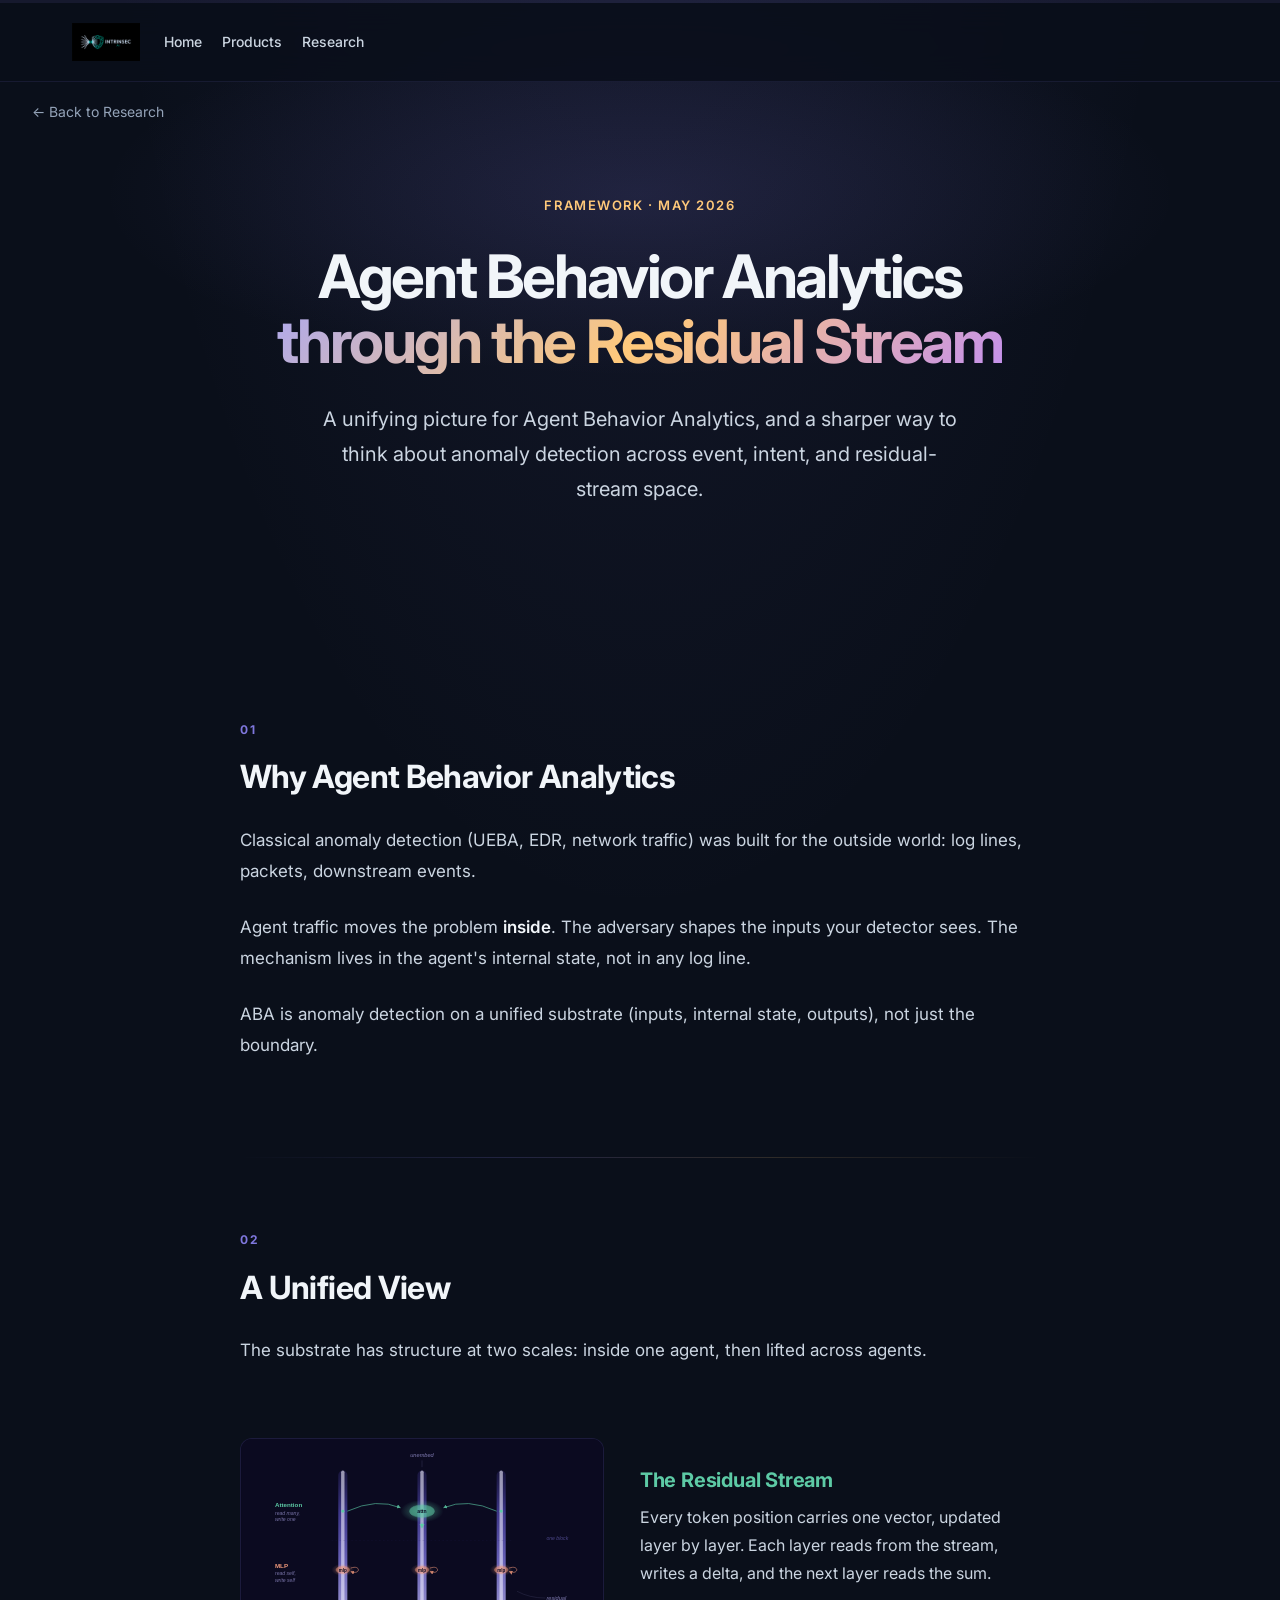
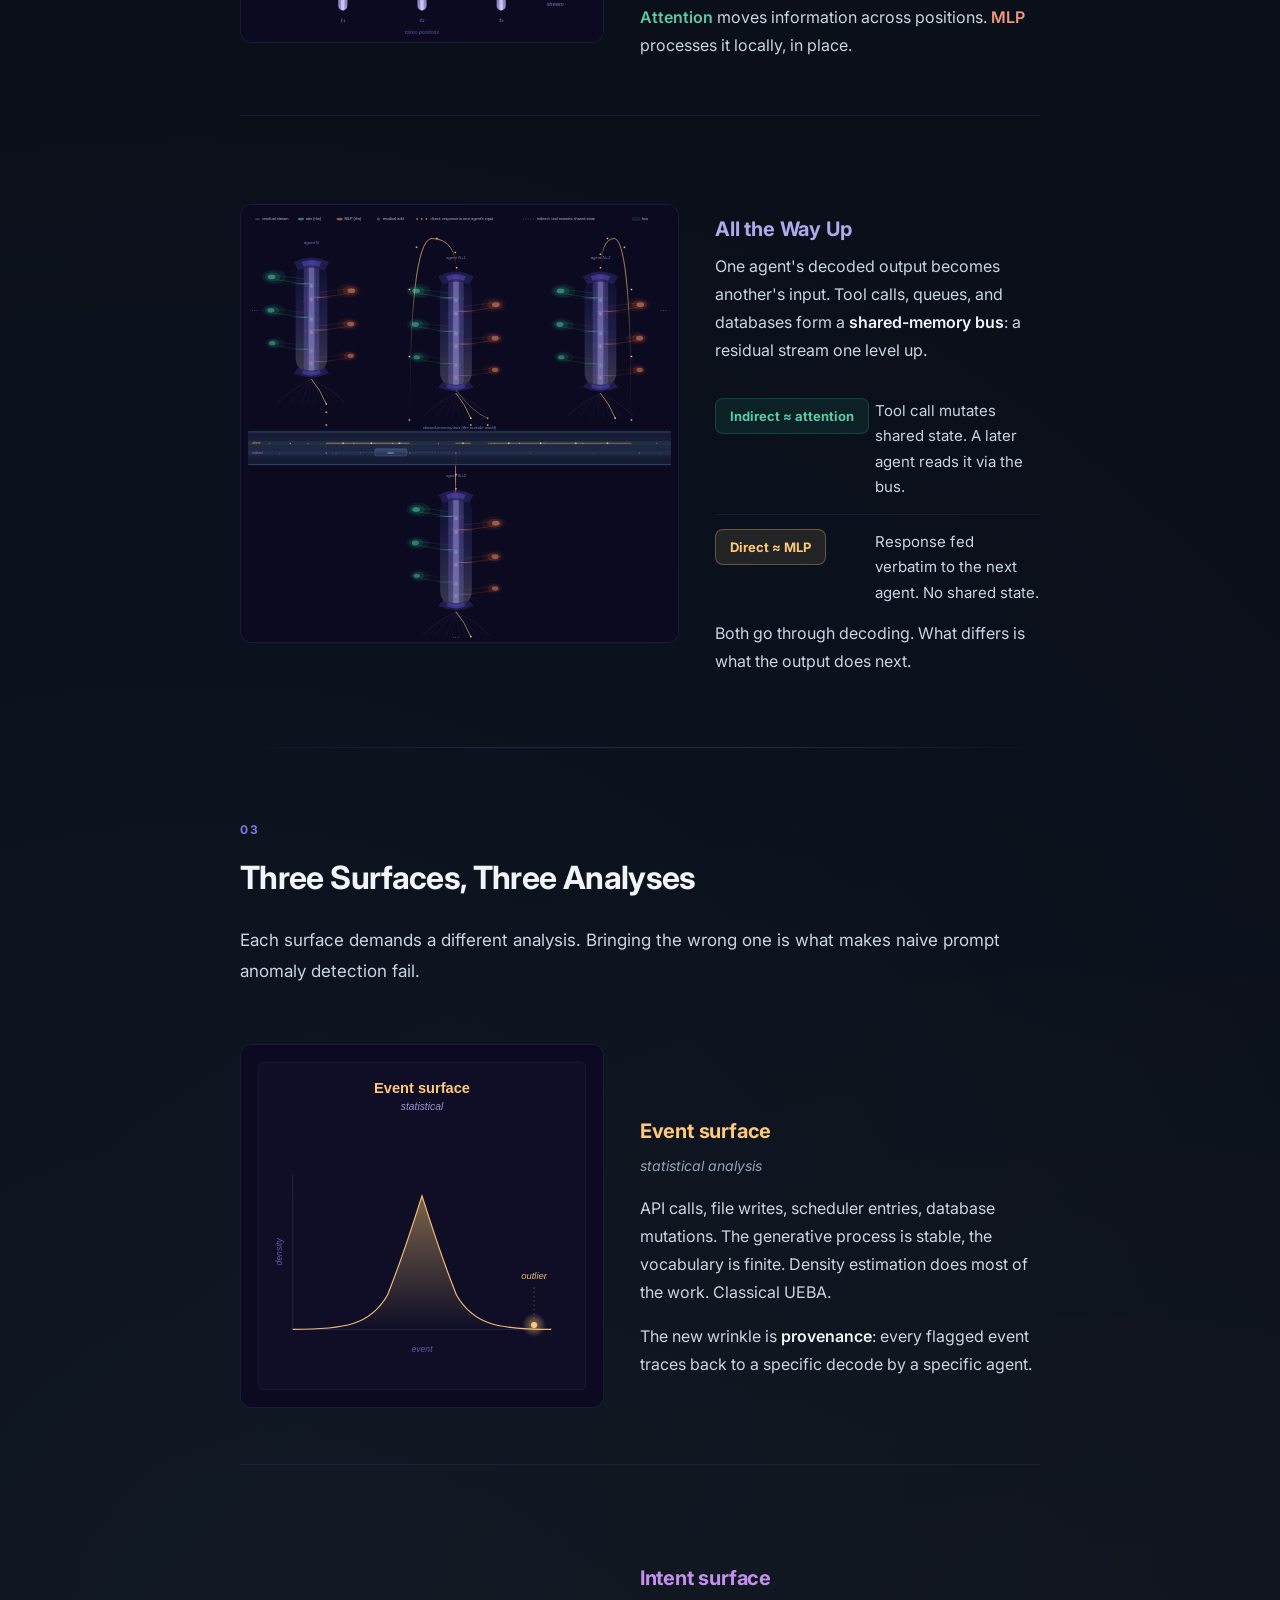
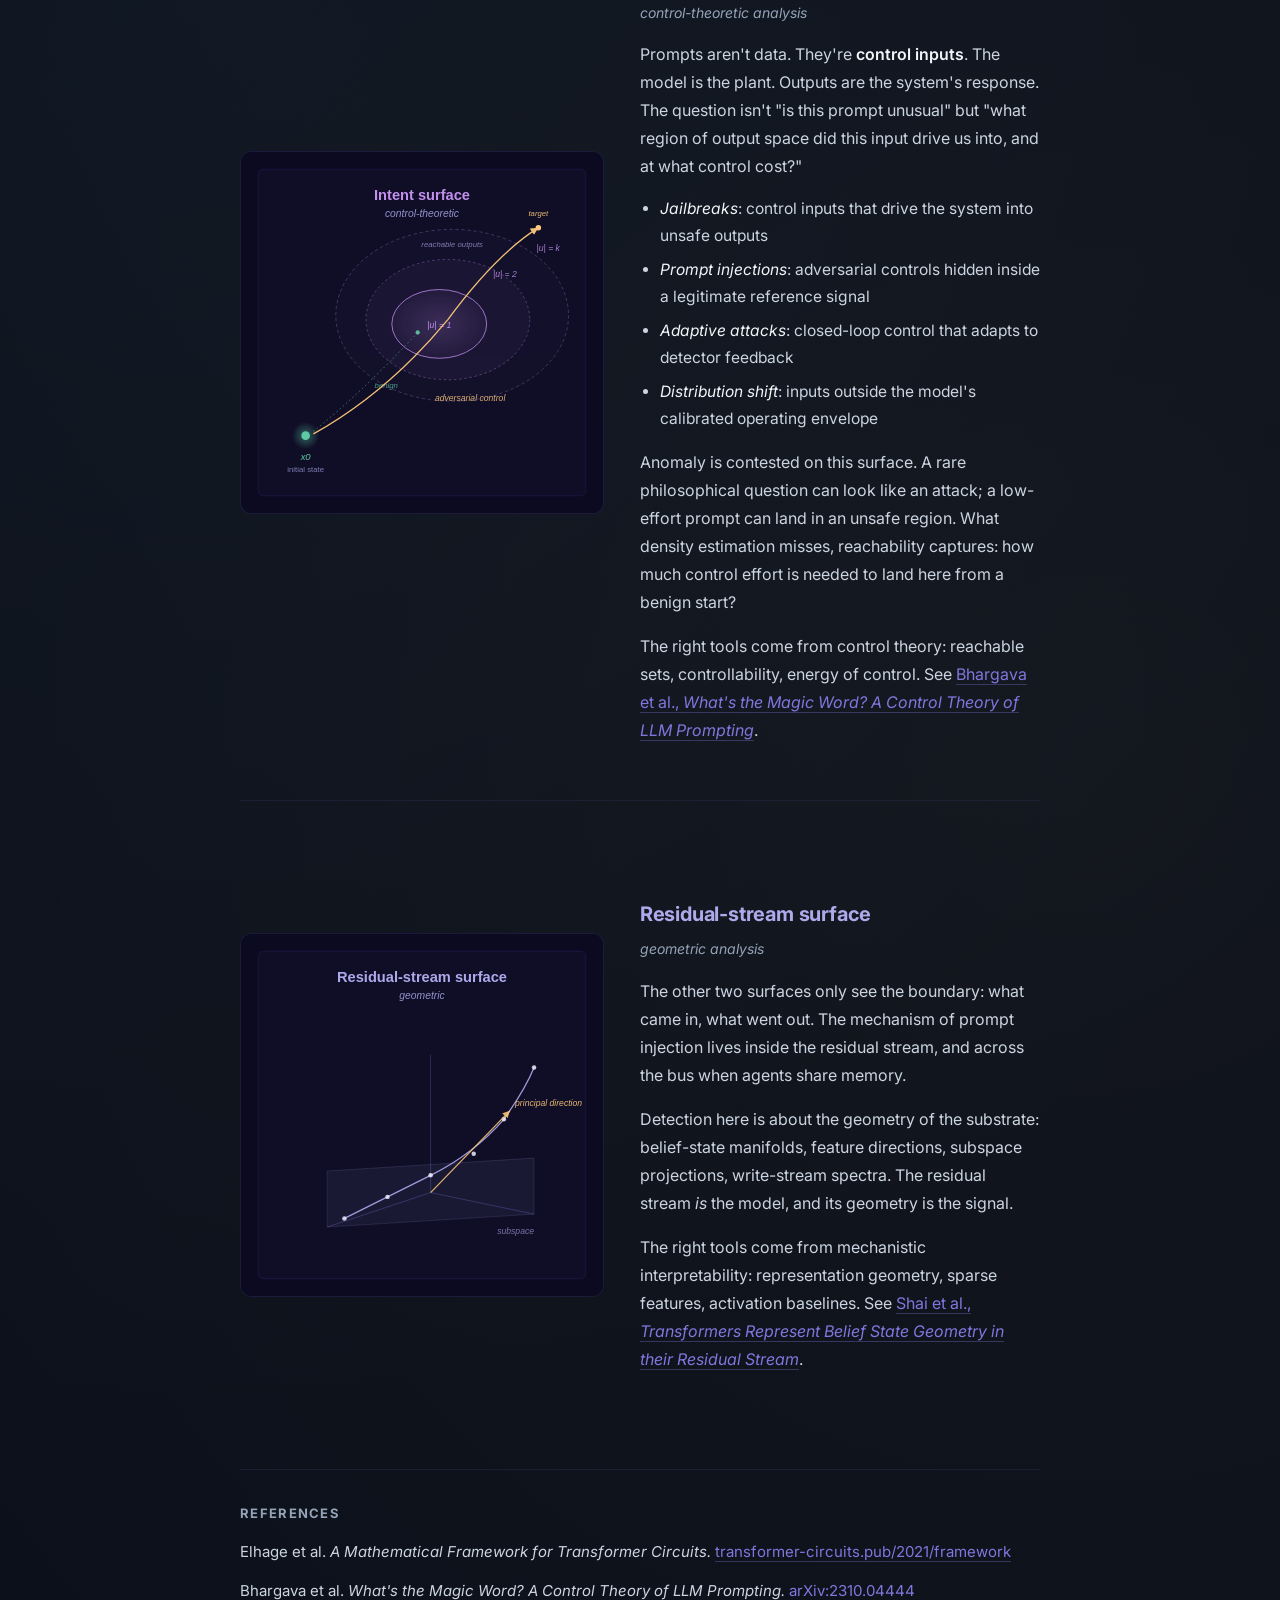
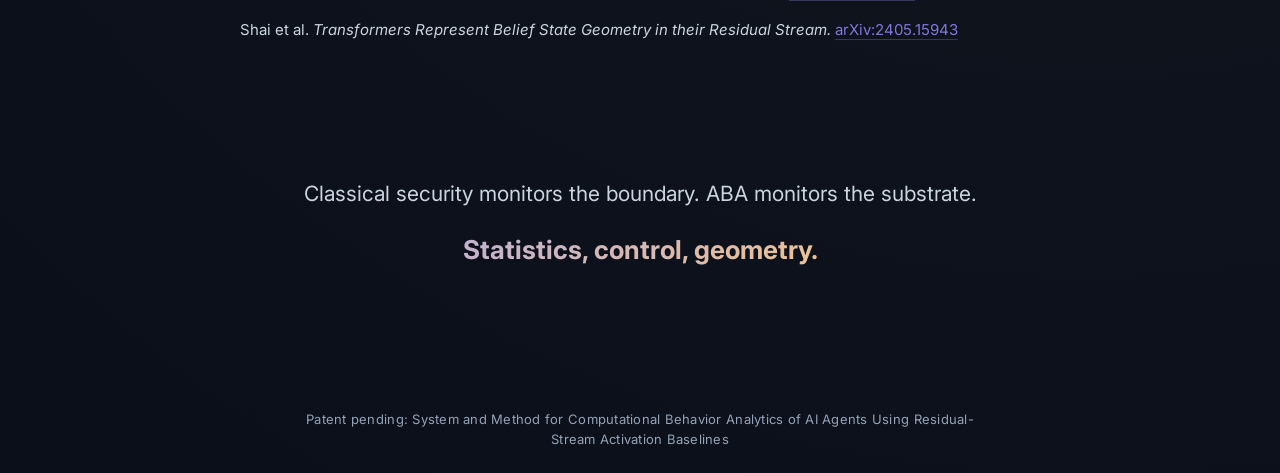
<file: blog/agent-behavior-analytics.html>
<!DOCTYPE html>
<html lang="en">
<head>
    <meta charset="UTF-8">
    <meta name="viewport" content="width=device-width, initial-scale=1.0">
    <title>Agent Behavior Analytics through the Residual Stream | Intrinsec AI</title>
    <meta name="description" content="A unifying picture for Agent Behavior Analytics, and a sharper way to think about anomaly detection across event, intent, and residual-stream space.">
    <link href="https://fonts.googleapis.com/css2?family=Inter:wght@400;500;600;700&display=swap" rel="stylesheet">
    <script>
        (function () {
            try {
                const savedTheme = localStorage.getItem('theme');
                const theme = savedTheme || 'dark';
                document.documentElement.setAttribute('data-theme', theme);
            } catch (e) {}
        })();
    </script>
    <style>
        * { margin: 0; padding: 0; box-sizing: border-box; }

        :root {
            --navy: #0a0f1a;
            --navy-light: #151b2b;
            --navy-lighter: #1f2937;
            --ice: #7dd3fc;
            --ice-bright: #38bdf8;
            --text: #f1f5f9;
            --text-secondary: #cbd5e1;
            --text-dim: #94a3b8;
            --violet-deep: #0B0A20;
            --violet-mid: #26215C;
            --violet-bright: #7F77DD;
            --violet-soft: #AFA9EC;
            --amber: #FFC97A;
            --amber-dim: rgba(255, 201, 122, 0.15);
            --purple-accent: #C390EE;
            --green: #1D9E75;
            --orange: #D85A30;
        }

        [data-theme="light"] {
            --navy: #ffffff;
            --navy-light: #f8fafc;
            --navy-lighter: #f0f9ff;
            --ice: #0ea5e9;
            --ice-bright: #0284c7;
            --text: #0c4a6e;
            --text-secondary: #0369a1;
            --text-dim: #475569;
        }

        [data-theme="light"] body {
            background: linear-gradient(180deg, #ffffff 0%, #f5f3ff 45%, #f0f9ff 100%);
            background-attachment: fixed;
        }

        html {
            scroll-behavior: smooth;
            overflow-x: hidden;
        }

        body {
            font-family: 'Inter', -apple-system, BlinkMacSystemFont, sans-serif;
            background: var(--navy);
            background-image:
                radial-gradient(ellipse 80% 50% at 50% -10%, rgba(127, 119, 221, 0.12) 0%, transparent 55%),
                radial-gradient(circle at 85% 75%, rgba(255, 201, 122, 0.04) 0%, transparent 40%),
                radial-gradient(circle at 15% 60%, rgba(125, 211, 252, 0.04) 0%, transparent 45%);
            color: var(--text);
            line-height: 1.7;
            -webkit-font-smoothing: antialiased;
            overflow-x: hidden;
            max-width: 100%;
        }

        .progress-bar {
            position: fixed;
            top: 0; left: 0;
            width: 100%; height: 3px;
            z-index: 300;
            background: rgba(127, 119, 221, 0.1);
        }
        .progress-fill {
            height: 100%; width: 0%;
            background: linear-gradient(90deg, var(--violet-bright), var(--amber), var(--purple-accent));
            transition: width 0.15s ease-out;
        }

        header {
            padding: 20px 0;
            position: fixed;
            top: 3px; left: 0; right: 0;
            background: rgba(10, 15, 26, 0.85);
            backdrop-filter: blur(16px);
            z-index: 200;
            border-bottom: 1px solid rgba(127, 119, 221, 0.12);
            transition: padding 0.4s ease;
        }
        [data-theme="light"] header {
            background: rgba(255, 255, 255, 0.92);
            border-bottom: 1px solid rgba(127, 119, 221, 0.15);
        }
        header.scrolled { padding: 12px 0; }
        .header-inner {
            max-width: 1200px;
            margin: 0 auto;
            padding: 0 32px;
            display: flex;
            justify-content: space-between;
            align-items: center;
        }
        .logo {
            font-size: 15px;
            font-weight: 600;
            color: var(--text);
            text-decoration: none;
            letter-spacing: -0.02em;
            transition: color 0.3s ease;
        }
        .logo:hover { color: var(--violet-bright); }
        nav { display: flex; gap: 20px; }
        nav a {
            color: var(--text-secondary);
            text-decoration: none;
            font-size: 0.875rem;
            font-weight: 500;
            position: relative;
            transition: color 0.3s ease;
        }
        nav a::after {
            content: '';
            position: absolute;
            bottom: -4px; left: 0;
            width: 0; height: 2px;
            background: var(--violet-bright);
            transition: width 0.3s ease;
        }
        nav a:hover { color: var(--violet-bright); }
        nav a:hover::after { width: 100%; }
        nav a.active-link { color: var(--violet-bright); }
        nav a.active-link::after { width: 100%; }
        .theme-toggle {
            background: rgba(127, 119, 221, 0.08);
            border: 1px solid rgba(127, 119, 221, 0.2);
            border-radius: 8px;
            padding: 6px 10px;
            cursor: pointer;
            color: var(--text-secondary);
            font-size: 0.8125rem;
            font-family: 'Inter', sans-serif;
            transition: all 0.3s ease;
        }
        .theme-toggle:hover {
            border-color: var(--violet-bright);
            color: var(--violet-bright);
        }

        .back-link {
            position: absolute;
            top: 100px;
            left: 32px;
            z-index: 50;
            display: inline-flex;
            align-items: center;
            gap: 8px;
            color: var(--text-dim);
            text-decoration: none;
            font-size: 0.875rem;
            transition: color 0.3s ease;
        }
        .back-link:hover { color: var(--violet-bright); }

        /* Hero */
        .hero {
            min-height: 72vh;
            display: flex;
            align-items: center;
            justify-content: center;
            text-align: center;
            padding: 130px 32px 80px;
            position: relative;
        }
        .hero::before {
            content: '';
            position: absolute;
            inset: 0;
            background:
                radial-gradient(ellipse 60% 40% at 50% 30%, rgba(127, 119, 221, 0.14) 0%, transparent 70%);
            pointer-events: none;
        }
        .hero-inner {
            max-width: 820px;
            position: relative;
            z-index: 1;
        }
        .hero-label {
            display: inline-block;
            font-size: 0.8125rem;
            font-weight: 600;
            letter-spacing: 0.12em;
            text-transform: uppercase;
            color: var(--amber);
            margin-bottom: 28px;
            opacity: 0;
            animation: fadeUp 0.8s 0.15s ease forwards;
        }
        .hero h1 {
            font-size: clamp(2.25rem, 5.5vw, 3.75rem);
            font-weight: 700;
            letter-spacing: -0.04em;
            line-height: 1.08;
            margin-bottom: 28px;
            opacity: 0;
            animation: fadeUp 0.8s 0.35s ease forwards;
        }
        .hero h1 .gradient-line {
            display: block;
            background: linear-gradient(135deg, var(--violet-soft) 0%, var(--amber) 50%, var(--purple-accent) 100%);
            -webkit-background-clip: text;
            -webkit-text-fill-color: transparent;
            background-clip: text;
        }
        .hero-sub {
            font-size: clamp(1.0625rem, 2vw, 1.25rem);
            color: var(--text-secondary);
            max-width: 640px;
            margin: 0 auto;
            line-height: 1.75;
            opacity: 0;
            animation: fadeUp 0.8s 0.55s ease forwards;
        }
        .hero-tags {
            display: flex;
            flex-wrap: wrap;
            gap: 10px;
            justify-content: center;
            margin-top: 32px;
            opacity: 0;
            animation: fadeUp 0.8s 0.75s ease forwards;
        }
        .hero-tag {
            padding: 7px 16px;
            border-radius: 100px;
            border: 1px solid rgba(127, 119, 221, 0.25);
            background: rgba(127, 119, 221, 0.06);
            font-size: 0.8125rem;
            font-weight: 500;
            color: var(--text-secondary);
        }
        .hero-tag--amber { border-color: rgba(255, 201, 122, 0.35); color: var(--amber); background: var(--amber-dim); }
        .hero-tag--purple { border-color: rgba(195, 144, 238, 0.35); color: var(--purple-accent); background: rgba(195, 144, 238, 0.08); }

        @keyframes fadeUp {
            from { opacity: 0; transform: translateY(22px); }
            to   { opacity: 1; transform: translateY(0); }
        }

        /* Content */
        .content-section { padding: 72px 32px; }
        .content-inner {
            max-width: 800px;
            margin: 0 auto;
            width: 100%;
            min-width: 0;
        }
        .content-inner p {
            font-size: 1.0625rem;
            line-height: 1.85;
            color: var(--text-secondary);
            margin-bottom: 24px;
        }
        .content-inner strong { color: var(--text); font-weight: 600; }
        .content-inner em { font-style: italic; }
        .content-inner h2 {
            font-size: clamp(1.5rem, 3vw, 2rem);
            font-weight: 700;
            margin: 0 0 20px;
            letter-spacing: -0.02em;
        }
        .content-inner h3 {
            font-size: 1.1875rem;
            font-weight: 600;
            margin: 40px 0 14px;
            letter-spacing: -0.01em;
        }
        .content-inner a {
            color: var(--violet-bright);
            text-decoration: none;
            border-bottom: 1px solid rgba(127, 119, 221, 0.35);
            transition: border-color 0.3s ease;
        }
        .content-inner a:hover { border-bottom-color: var(--violet-bright); }

        .section-num {
            display: block;
            font-size: 0.75rem;
            font-weight: 700;
            letter-spacing: 0.14em;
            text-transform: uppercase;
            color: var(--violet-bright);
            margin-bottom: 10px;
            opacity: 0.8;
        }

        .section-break {
            height: 1px;
            max-width: 800px;
            margin: 0 auto;
            border: none;
            background: linear-gradient(90deg, transparent, rgba(127, 119, 221, 0.2), rgba(255, 201, 122, 0.15), transparent);
        }

        .key-statement {
            font-size: clamp(1.25rem, 2.8vw, 1.625rem) !important;
            font-weight: 600;
            color: var(--amber) !important;
            text-align: center;
            max-width: 680px;
            margin: 44px auto !important;
            line-height: 1.5 !important;
            position: relative;
            padding: 36px 0;
        }
        .key-statement::before,
        .key-statement::after {
            content: '';
            position: absolute;
            left: 50%;
            transform: translateX(-50%);
            width: 72px; height: 2px;
            background: linear-gradient(90deg, transparent, var(--amber), transparent);
        }
        .key-statement::before { top: 0; }
        .key-statement::after { bottom: 0; }

        .key-statement--violet {
            color: var(--purple-accent) !important;
        }
        .key-statement--violet::before,
        .key-statement--violet::after {
            background: linear-gradient(90deg, transparent, var(--purple-accent), transparent);
        }

        /* Classical stack pills */
        .stack-flow {
            display: flex;
            flex-wrap: wrap;
            gap: 10px;
            margin: 28px 0 36px;
        }
        .stack-pill {
            padding: 8px 18px;
            border-radius: 100px;
            border: 1px solid rgba(148, 163, 184, 0.2);
            font-size: 0.875rem;
            font-weight: 500;
            color: var(--text-dim);
            transition: all 0.3s ease;
        }
        .stack-pill:hover {
            border-color: rgba(148, 163, 184, 0.4);
            color: var(--text-secondary);
        }

        /* Mechanism dual cards */
        .mechanism-grid {
            display: grid;
            grid-template-columns: 1fr 1fr;
            gap: 16px;
            margin: 32px 0;
        }
        @media (max-width: 640px) {
            .mechanism-grid { grid-template-columns: 1fr; }
        }
        .mechanism-card {
            padding: 28px 24px;
            border-radius: 14px;
            position: relative;
            overflow: hidden;
        }
        .mechanism-card::before {
            content: '';
            position: absolute;
            top: 0; left: 0; right: 0;
            height: 3px;
        }
        .mechanism-card--attn {
            background: linear-gradient(160deg, rgba(29, 158, 117, 0.1) 0%, rgba(21, 27, 43, 0.5) 100%);
            border: 1px solid rgba(29, 158, 117, 0.25);
        }
        .mechanism-card--attn::before { background: linear-gradient(90deg, #1D9E75, #5DCAA5); }
        .mechanism-card--mlp {
            background: linear-gradient(160deg, rgba(216, 90, 48, 0.1) 0%, rgba(21, 27, 43, 0.5) 100%);
            border: 1px solid rgba(216, 90, 48, 0.25);
        }
        .mechanism-card--mlp::before { background: linear-gradient(90deg, #D85A30, #F0997B); }
        [data-theme="light"] .mechanism-card--attn {
            background: linear-gradient(160deg, rgba(29, 158, 117, 0.08) 0%, #ffffff 100%);
        }
        [data-theme="light"] .mechanism-card--mlp {
            background: linear-gradient(160deg, rgba(216, 90, 48, 0.08) 0%, #ffffff 100%);
        }
        .mechanism-icon {
            font-size: 1.5rem;
            margin-bottom: 12px;
        }
        .mechanism-label {
            font-size: 0.6875rem;
            font-weight: 700;
            letter-spacing: 0.1em;
            text-transform: uppercase;
            margin-bottom: 6px;
        }
        .mechanism-card--attn .mechanism-label { color: #5DCAA5; }
        .mechanism-card--mlp .mechanism-label { color: #F0997B; }
        .mechanism-title {
            font-size: 1.125rem;
            font-weight: 700;
            color: var(--text);
            margin-bottom: 10px;
        }
        .mechanism-desc {
            font-size: 0.9375rem;
            color: var(--text-secondary);
            line-height: 1.65;
        }
        .mechanism-analogy {
            margin-top: 14px;
            padding-top: 14px;
            border-top: 1px solid rgba(255, 255, 255, 0.06);
            font-size: 0.875rem;
            font-weight: 600;
            color: var(--text);
        }
        [data-theme="light"] .mechanism-analogy {
            border-top-color: rgba(0, 0, 0, 0.06);
        }

        /* Diagram stage — always dark to match SVGs */
        .diagram-stage {
            margin: 48px -32px;
            padding: 48px 24px;
            background:
                radial-gradient(ellipse 70% 60% at 50% 50%, rgba(127, 119, 221, 0.12) 0%, transparent 70%),
                linear-gradient(180deg, #0B0A20 0%, #0F0E26 50%, #0B0A20 100%);
            border-top: 1px solid rgba(127, 119, 221, 0.15);
            border-bottom: 1px solid rgba(127, 119, 221, 0.15);
            position: relative;
        }
        .diagram-stage-inner {
            max-width: 960px;
            margin: 0 auto;
        }
        .diagram-stage img {
            width: 100%;
            height: auto;
            display: block;
            border-radius: 8px;
        }
        .diagram-caption {
            text-align: center;
            margin-top: 20px;
            font-size: 0.9375rem;
            color: var(--violet-soft);
            font-style: italic;
            opacity: 0.85;
        }

        /* Surface sections — image + text */
        .surface-block {
            display: grid;
            grid-template-columns: minmax(0, 1fr) minmax(0, 1.1fr);
            gap: 36px;
            align-items: center;
            margin: 56px 0;
            padding-bottom: 56px;
            border-bottom: 1px solid rgba(127, 119, 221, 0.1);
            min-width: 0;
        }
        .surface-block:last-of-type {
            border-bottom: none;
            padding-bottom: 0;
            margin-bottom: 0;
        }
        @media (max-width: 720px) {
            .surface-block {
                grid-template-columns: 1fr;
                gap: 24px;
            }
        }
        .surface-visual {
            background: #0B0A20;
            border-radius: 12px;
            border: 1px solid rgba(127, 119, 221, 0.15);
            overflow: hidden;
            min-width: 0;
        }
        .surface-visual img {
            width: 100%;
            height: auto;
            display: block;
        }
        .surface-copy {
            min-width: 0;
        }
        .surface-copy h3 {
            font-size: 1.25rem;
            font-weight: 700;
            margin-bottom: 6px;
            letter-spacing: -0.01em;
        }
        .surface-copy .surface-method {
            font-size: 0.875rem;
            font-style: italic;
            color: var(--text-dim);
            margin-bottom: 16px;
        }
        .surface-block--event .surface-copy h3 { color: var(--amber); }
        .surface-block--intent .surface-copy h3 { color: var(--purple-accent); }
        .surface-block--residual .surface-copy h3 { color: var(--violet-soft); }
        .surface-copy p {
            font-size: 1.0rem;
            line-height: 1.75;
            color: var(--text-secondary);
            margin-bottom: 16px;
        }
        .surface-copy p:last-child { margin-bottom: 0; }
        .surface-copy ul {
            margin: 0 0 16px;
            padding-left: 1.25rem;
            color: var(--text-secondary);
            font-size: 0.975rem;
            line-height: 1.7;
        }
        .surface-copy li { margin-bottom: 8px; }
        .surface-copy li em { color: var(--text); font-style: italic; }

        .surface-block--mechanism .surface-copy h3 { color: #5DCAA5; }
        .surface-block--lift {
            grid-template-columns: minmax(0, 1.15fr) minmax(0, 0.85fr);
        }
        @media (max-width: 720px) {
            .surface-block--lift {
                grid-template-columns: 1fr;
            }
        }
        .stream-lift {
            margin-top: 20px;
        }
        .stream-lift .lift-row {
            padding: 14px 0;
        }

        /* Lift mapping rows */
        .lift-list { margin: 28px 0; }
        .lift-row {
            display: grid;
            grid-template-columns: 140px 1fr;
            gap: 20px;
            padding: 20px 0;
            border-bottom: 1px solid rgba(127, 119, 221, 0.1);
            align-items: start;
        }
        .lift-row:last-child { border-bottom: none; }
        @media (max-width: 560px) {
            .lift-row { grid-template-columns: 1fr; gap: 8px; }
        }
        .lift-badge {
            display: inline-flex;
            align-items: center;
            gap: 8px;
            padding: 6px 14px;
            border-radius: 8px;
            font-size: 0.8125rem;
            font-weight: 700;
            white-space: nowrap;
        }
        .lift-badge--indirect {
            background: rgba(29, 158, 117, 0.12);
            border: 1px solid rgba(29, 158, 117, 0.3);
            color: #5DCAA5;
        }
        .lift-badge--direct {
            background: rgba(255, 201, 122, 0.1);
            border: 1px solid rgba(255, 201, 122, 0.3);
            color: var(--amber);
        }
        .lift-desc {
            font-size: 0.9375rem;
            color: var(--text-secondary);
            line-height: 1.7;
        }

        /* Three surfaces grid */
        .surfaces-grid {
            display: grid;
            grid-template-columns: repeat(3, 1fr);
            gap: 14px;
            margin: 36px 0;
        }
        @media (max-width: 760px) {
            .surfaces-grid { grid-template-columns: 1fr; }
        }
        .surface-panel {
            border-radius: 12px;
            overflow: hidden;
            border: 1px solid rgba(127, 119, 221, 0.15);
            background: rgba(15, 14, 38, 0.6);
            transition: transform 0.3s ease, box-shadow 0.3s ease;
        }
        [data-theme="light"] .surface-panel {
            background: #ffffff;
            box-shadow: 0 4px 24px rgba(127, 119, 221, 0.08);
        }
        .surface-panel:hover {
            transform: translateY(-4px);
            box-shadow: 0 16px 40px rgba(0, 0, 0, 0.25);
        }
        .surface-panel-header {
            padding: 18px 18px 14px;
            border-bottom: 1px solid rgba(255, 255, 255, 0.05);
        }
        .surface-panel--event .surface-panel-header {
            background: linear-gradient(135deg, rgba(255, 201, 122, 0.12) 0%, transparent 100%);
            border-bottom-color: rgba(255, 201, 122, 0.15);
        }
        .surface-panel--intent .surface-panel-header {
            background: linear-gradient(135deg, rgba(195, 144, 238, 0.12) 0%, transparent 100%);
            border-bottom-color: rgba(195, 144, 238, 0.15);
        }
        .surface-panel--residual .surface-panel-header {
            background: linear-gradient(135deg, rgba(127, 119, 221, 0.15) 0%, transparent 100%);
            border-bottom-color: rgba(127, 119, 221, 0.2);
        }
        .surface-panel-title {
            font-size: 0.9375rem;
            font-weight: 700;
            margin-bottom: 4px;
        }
        .surface-panel--event .surface-panel-title { color: var(--amber); }
        .surface-panel--intent .surface-panel-title { color: var(--purple-accent); }
        .surface-panel--residual .surface-panel-title { color: var(--violet-soft); }
        .surface-panel-method {
            font-size: 0.75rem;
            font-style: italic;
            color: var(--text-dim);
            opacity: 0.85;
        }
        .surface-panel-body {
            padding: 16px 18px 20px;
            font-size: 0.875rem;
            color: var(--text-secondary);
            line-height: 1.65;
        }

        /* Intent threat rows */
        .intent-list { margin: 24px 0 32px; }
        .intent-row {
            display: flex;
            gap: 16px;
            padding: 14px 0;
            border-bottom: 1px solid rgba(195, 144, 238, 0.08);
            align-items: baseline;
        }
        .intent-row:last-child { border-bottom: none; }
        .intent-name {
            flex-shrink: 0;
            width: 148px;
            font-size: 0.8125rem;
            font-weight: 600;
            color: var(--purple-accent);
        }
        .intent-desc {
            font-size: 0.9375rem;
            color: var(--text-secondary);
            line-height: 1.65;
        }

        .references {
            margin-top: 48px;
            padding-top: 32px;
            border-top: 1px solid rgba(127, 119, 221, 0.12);
        }
        .references h3 {
            font-size: 0.8125rem !important;
            font-weight: 700 !important;
            letter-spacing: 0.1em;
            text-transform: uppercase;
            color: var(--text-dim) !important;
            margin: 0 0 16px !important;
        }
        .references ul {
            list-style: none;
            padding: 0;
        }
        .references li {
            font-size: 0.9375rem;
            color: var(--text-secondary);
            margin-bottom: 14px;
            line-height: 1.65;
            overflow-wrap: anywhere;
            word-break: break-word;
        }

        .closing {
            text-align: center;
            padding: 72px 32px 100px;
        }
        .closing-inner { max-width: 700px; margin: 0 auto; }
        .closing-line {
            font-size: clamp(1.0625rem, 2.2vw, 1.3125rem);
            color: var(--text-secondary);
            margin-bottom: 20px;
            line-height: 1.65;
        }
        .closing-punch {
            font-size: clamp(1.25rem, 3vw, 1.625rem);
            font-weight: 700;
            line-height: 1.45;
            background: linear-gradient(135deg, var(--violet-soft), var(--amber));
            -webkit-background-clip: text;
            -webkit-text-fill-color: transparent;
            background-clip: text;
        }

        .reveal {
            opacity: 0;
            transform: translateY(24px);
            transition: opacity 0.7s ease, transform 0.7s ease;
        }
        .reveal.visible {
            opacity: 1;
            transform: translateY(0);
        }
        .reveal-delay-1 { transition-delay: 0.1s; }
        .reveal-delay-2 { transition-delay: 0.2s; }

        @media (max-width: 768px) {
            .hero {
                min-height: auto;
                padding: 96px 20px 48px;
            }
            .hero h1 {
                font-size: clamp(1.75rem, 8vw, 2.5rem);
            }
            .hero-sub {
                font-size: 1rem;
            }
            .content-section { padding: 48px 20px; }
            .content-inner p { font-size: 1rem; }
            .surface-block {
                margin: 40px 0;
                padding-bottom: 40px;
                gap: 20px;
            }
            .surface-copy p { font-size: 0.975rem; }
            .diagram-stage { margin: 40px -20px; padding: 32px 16px; }
            .back-link {
                position: relative;
                top: auto;
                left: auto;
                display: inline-flex;
                margin: 88px 20px 0;
            }
            .header-inner {
                padding: 0 16px;
                gap: 12px;
            }
            .header-inner > div:first-child {
                gap: 16px !important;
                min-width: 0;
            }
            nav { gap: 12px; }
            nav a { font-size: 0.8125rem; }
            .theme-toggle {
                padding: 6px 8px;
                font-size: 0.75rem;
                flex-shrink: 0;
            }
            .closing { padding: 48px 20px 72px; }
            /* Scroll-reveal is unreliable on mobile; show content immediately */
            .reveal {
                opacity: 1;
                transform: none;
                transition: none;
            }
        }

        @media (prefers-reduced-motion: reduce) {
            .reveal { opacity: 1; transform: none; transition: none; }
            .hero-label, .hero h1, .hero-sub, .hero-tags { opacity: 1; animation: none; }
        }
    </style>

    <style>
        /* Brand mark — injected by migrate_blog.py to match the new design system */
        .intr-brand {
            display: inline-flex;
            align-items: center;
            gap: 10px;
            text-decoration: none !important;
            border-bottom: 0 !important;
        }
        .intr-brand-mark {
            height: 38px;
            width: auto;
            display: block;
            filter: invert(1) hue-rotate(180deg) saturate(1.05);
        }
        [data-theme="light"] .intr-brand-mark { filter: none; }
    </style>
</head>
<body>

<div class="progress-bar"><div class="progress-fill" id="progressFill"></div></div>

<header id="mainHeader">
    <div class="header-inner">
        <div style="display:flex; align-items:center; gap:24px;">
            <a href="../index.html" class="logo intr-brand" aria-label="Intrinsec AI home">
                <img src="../intrinsec-ai-logo.png" alt="Intrinsec AI" class="intr-brand-mark">
            </a>
            <nav>
                <a href="../index.html">Home</a>
                <a href="../products.html">Products</a>
                <a href="index.html" aria-current="page">Research</a>
            </nav>
        </div>
    </div>
</header>

<a href="index.html" class="back-link">← Back to Research</a>

<!-- Hero -->
<section class="hero">
    <div class="hero-inner">
        <div class="hero-label">Framework · May 2026</div>
        <h1>
            Agent Behavior Analytics
            <span class="gradient-line">through the Residual Stream</span>
        </h1>
        <p class="hero-sub">
            A unifying picture for Agent Behavior Analytics, and a sharper way to think about anomaly detection across event, intent, and residual-stream space.
        </p>
    </div>
</section>

<!-- §1 Why ABA -->
<div class="content-section">
    <div class="content-inner">
        <span class="section-num reveal">01</span>
        <h2 class="reveal">Why Agent Behavior Analytics</h2>

        <p class="reveal">
            Classical anomaly detection (UEBA, EDR, network traffic) was built for the outside world: log lines, packets, downstream events.
        </p>

        <p class="reveal">
            Agent traffic moves the problem <strong>inside</strong>. The adversary shapes the inputs your detector sees. The mechanism lives in the agent's internal state, not in any log line.
        </p>

        <p class="reveal">
            ABA is anomaly detection on a unified substrate (inputs, internal state, outputs), not just the boundary.
        </p>
    </div>
</div>

<hr class="section-break">

<!-- §2 Unified view -->
<div class="content-section">
    <div class="content-inner">
        <span class="section-num reveal">02</span>
        <h2 class="reveal">A Unified View</h2>

        <p class="reveal">
            The substrate has structure at two scales: inside one agent, then lifted across agents.
        </p>

        <div class="surface-block surface-block--mechanism reveal">
            <div class="surface-visual">
                <img src="assets/residual-stream-mechanism.svg" alt="Three token positions sharing a residual stream, with attention reading across positions and MLP transforming each in place">
            </div>
            <div class="surface-copy">
                <h3>The Residual Stream</h3>
                <p>
                    Every token position carries one vector, updated layer by layer. Each layer reads from the stream, writes a delta, and the next layer reads the sum.
                </p>
                <p>
                    <strong style="color:#5DCAA5;">Attention</strong> moves information across positions.
                    <strong style="color:#F0997B;">MLP</strong> processes it locally, in place.
                </p>
            </div>
        </div>

        <div class="surface-block surface-block--lift reveal">
            <div class="surface-visual">
                <img src="assets/meta-residual-network.svg" alt="Residual streams lifted across agents on a shared-memory bus">
            </div>
            <div class="surface-copy">
                <h3 style="color: var(--violet-soft);">All the Way Up</h3>
                <p>
                    One agent's decoded output becomes another's input. Tool calls, queues, and databases form a <strong>shared-memory bus</strong>: a residual stream one level up.
                </p>
                <div class="stream-lift">
                    <div class="lift-row">
                        <div><span class="lift-badge lift-badge--indirect">Indirect ≈ attention</span></div>
                        <div class="lift-desc">Tool call mutates shared state. A later agent reads it via the bus.</div>
                    </div>
                    <div class="lift-row">
                        <div><span class="lift-badge lift-badge--direct">Direct ≈ MLP</span></div>
                        <div class="lift-desc">Response fed verbatim to the next agent. No shared state.</div>
                    </div>
                </div>
                <p style="margin-bottom: 0;">Both go through decoding. What differs is what the output does next.</p>
            </div>
        </div>
    </div>
</div>

<hr class="section-break">

<!-- §3 Three surfaces -->
<div class="content-section">
    <div class="content-inner">
        <span class="section-num reveal">03</span>
        <h2 class="reveal">Three Surfaces, Three Analyses</h2>

        <p class="reveal">
            Each surface demands a different analysis. Bringing the wrong one is what makes naive prompt anomaly detection fail.
        </p>

        <div class="surface-block surface-block--event reveal">
            <div class="surface-visual">
                <img src="assets/surface-event.svg" alt="Event surface — bell curve with outlier, statistical analysis">
            </div>
            <div class="surface-copy">
                <h3>Event surface</h3>
                <div class="surface-method">statistical analysis</div>
                <p>
                    API calls, file writes, scheduler entries, database mutations. The generative process is stable, the vocabulary is finite. Density estimation does most of the work. Classical UEBA.
                </p>
                <p>
                    The new wrinkle is <strong>provenance</strong>: every flagged event traces back to a specific decode by a specific agent.
                </p>
            </div>
        </div>

        <div class="surface-block surface-block--intent reveal">
            <div class="surface-visual">
                <img src="assets/surface-intent.svg" alt="Intent surface — reachable output sets under different control budgets, control-theoretic analysis">
            </div>
            <div class="surface-copy">
                <h3>Intent surface</h3>
                <div class="surface-method">control-theoretic analysis</div>
                <p>
                    Prompts aren't data. They're <strong>control inputs</strong>. The model is the plant. Outputs are the system's response. The question isn't "is this prompt unusual" but "what region of output space did this input drive us into, and at what control cost?"
                </p>
                <ul>
                    <li><em>Jailbreaks</em>: control inputs that drive the system into unsafe outputs</li>
                    <li><em>Prompt injections</em>: adversarial controls hidden inside a legitimate reference signal</li>
                    <li><em>Adaptive attacks</em>: closed-loop control that adapts to detector feedback</li>
                    <li><em>Distribution shift</em>: inputs outside the model's calibrated operating envelope</li>
                </ul>
                <p>
                    Anomaly is contested on this surface. A rare philosophical question can look like an attack; a low-effort prompt can land in an unsafe region. What density estimation misses, reachability captures: how much control effort is needed to land here from a benign start?
                </p>
                <p>
                    The right tools come from control theory: reachable sets, controllability, energy of control. See <a href="https://arxiv.org/abs/2310.04444" target="_blank" rel="noopener noreferrer">Bhargava et al., <em>What's the Magic Word? A Control Theory of LLM Prompting</em></a>.
                </p>
            </div>
        </div>

        <div class="surface-block surface-block--residual reveal">
            <div class="surface-visual">
                <img src="assets/surface-residual.svg" alt="Residual-stream surface — subspace geometry with principal direction">
            </div>
            <div class="surface-copy">
                <h3>Residual-stream surface</h3>
                <div class="surface-method">geometric analysis</div>
                <p>
                    The other two surfaces only see the boundary: what came in, what went out. The mechanism of prompt injection lives inside the residual stream, and across the bus when agents share memory.
                </p>
                <p>
                    Detection here is about the geometry of the substrate: belief-state manifolds, feature directions, subspace projections, write-stream spectra. The residual stream <em>is</em> the model, and its geometry is the signal.
                </p>
                <p>
                    The right tools come from mechanistic interpretability: representation geometry, sparse features, activation baselines. See <a href="https://arxiv.org/abs/2405.15943" target="_blank" rel="noopener noreferrer">Shai et al., <em>Transformers Represent Belief State Geometry in their Residual Stream</em></a>.
                </p>
            </div>
        </div>
    </div>
</div>

<div class="content-section" style="padding-top: 24px; padding-bottom: 48px;">
    <div class="content-inner">
        <div class="references reveal" style="margin-top: 0; padding-top: 32px; border-top: 1px solid rgba(127, 119, 221, 0.12);">
            <h3>References</h3>
            <ul>
                <li>
                    Elhage et al. <em>A Mathematical Framework for Transformer Circuits.</em>
                    <a href="https://transformer-circuits.pub/2021/framework/index.html" target="_blank" rel="noopener noreferrer">transformer-circuits.pub/2021/framework</a>
                </li>
                <li>
                    Bhargava et al. <em>What's the Magic Word? A Control Theory of LLM Prompting.</em>
                    <a href="https://arxiv.org/abs/2310.04444" target="_blank" rel="noopener noreferrer">arXiv:2310.04444</a>
                </li>
                <li>
                    Shai et al. <em>Transformers Represent Belief State Geometry in their Residual Stream.</em>
                    <a href="https://arxiv.org/abs/2405.15943" target="_blank" rel="noopener noreferrer">arXiv:2405.15943</a>
                </li>
            </ul>
        </div>
    </div>
</div>

<section class="closing">
    <div class="closing-inner">
        <p class="closing-line reveal">
            Classical security monitors the boundary. ABA monitors the substrate.
        </p>
        <p class="closing-punch reveal reveal-delay-1">Statistics, control, geometry.</p>
    </div>
</section>

<footer style="padding: 40px 0 24px; text-align: center;">
    <p style="font-size: 0.8125rem; color: var(--text-dim); letter-spacing: 0.02em; max-width: 720px; margin: 0 auto; padding: 0 24px; line-height: 1.55;">Patent pending: System and Method for Computational Behavior Analytics of AI Agents Using Residual-Stream Activation Baselines</p>
</footer>

<script>
(function() {
    const themeToggle = document.getElementById('themeToggle');
    const themeIcon = document.getElementById('themeIcon');
    const themeText = document.getElementById('themeText');
    const savedTheme = 'dark';
    document.documentElement.setAttribute('data-theme', savedTheme);
    if (themeIcon && themeText) updateThemeUI(savedTheme);

    function updateThemeUI(theme) {
        themeIcon.textContent = theme === 'light' ? '☀️' : '🌙';
        themeText.textContent = theme === 'light' ? 'Light' : 'Dark';
    }

    if (themeToggle) themeToggle.addEventListener('click', function() {
        const cur = document.documentElement.getAttribute('data-theme');
        const next = cur === 'dark' ? 'light' : 'dark';
        document.documentElement.setAttribute('data-theme', next);
        localStorage.setItem('theme', next);
        if (themeIcon && themeText) updateThemeUI(next);
    });

    const progressFill = document.getElementById('progressFill');
    const mainHeader = document.getElementById('mainHeader');

    window.addEventListener('scroll', function() {
        const docHeight = document.documentElement.scrollHeight - window.innerHeight;
        progressFill.style.width = (docHeight > 0 ? (window.scrollY / docHeight) * 100 : 0) + '%';
        mainHeader.classList.toggle('scrolled', window.scrollY > 80);
    }, { passive: true });

    const revealObserver = new IntersectionObserver(function(entries) {
        entries.forEach(function(entry) {
            if (entry.isIntersecting) entry.target.classList.add('visible');
        });
    }, { threshold: 0.05, rootMargin: '0px 0px 5% 0px' });

    function revealInViewport() {
        document.querySelectorAll('.reveal:not(.visible)').forEach(function(el) {
            const rect = el.getBoundingClientRect();
            if (rect.top < window.innerHeight && rect.bottom > 0) {
                el.classList.add('visible');
            }
        });
    }

    document.querySelectorAll('.reveal').forEach(function(el) {
        revealObserver.observe(el);
    });

    revealInViewport();
    window.addEventListener('load', revealInViewport, { passive: true });
    window.addEventListener('resize', revealInViewport, { passive: true });
})();
</script>
</body>
</html>
</file>
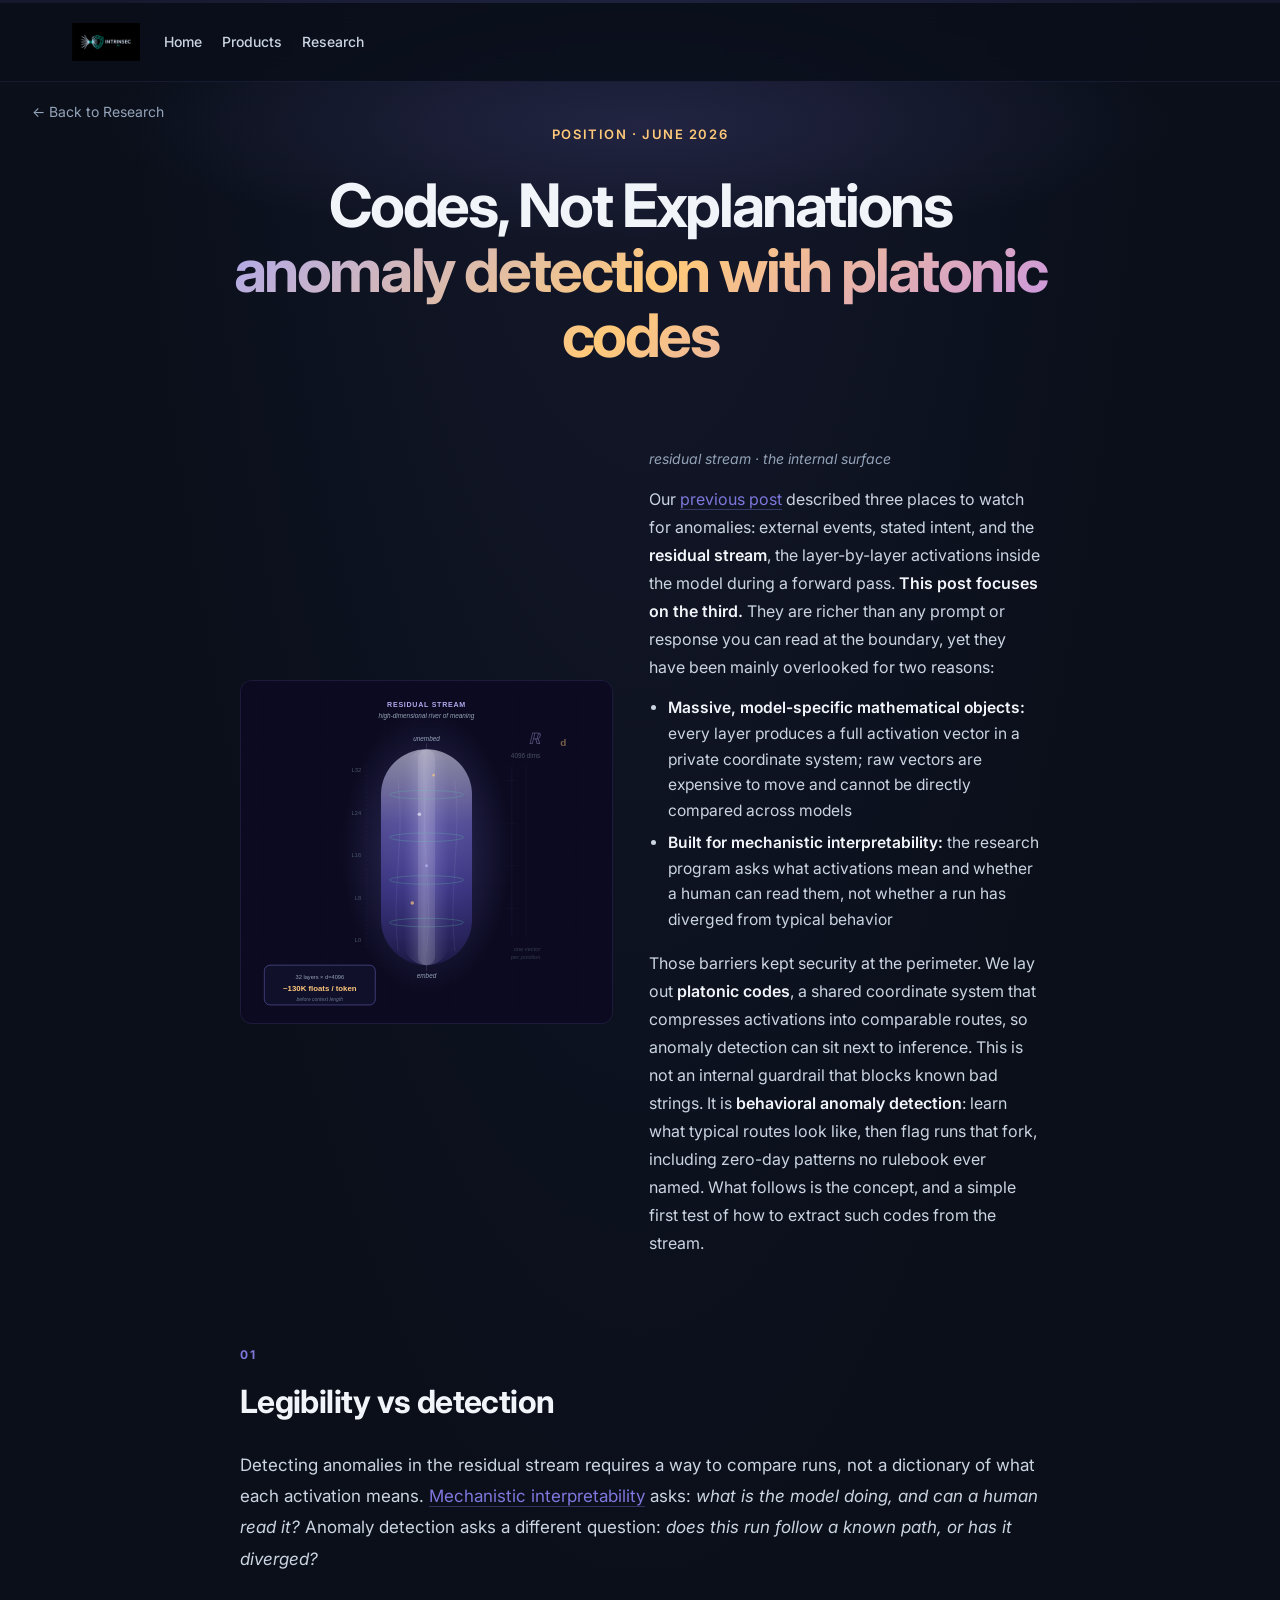
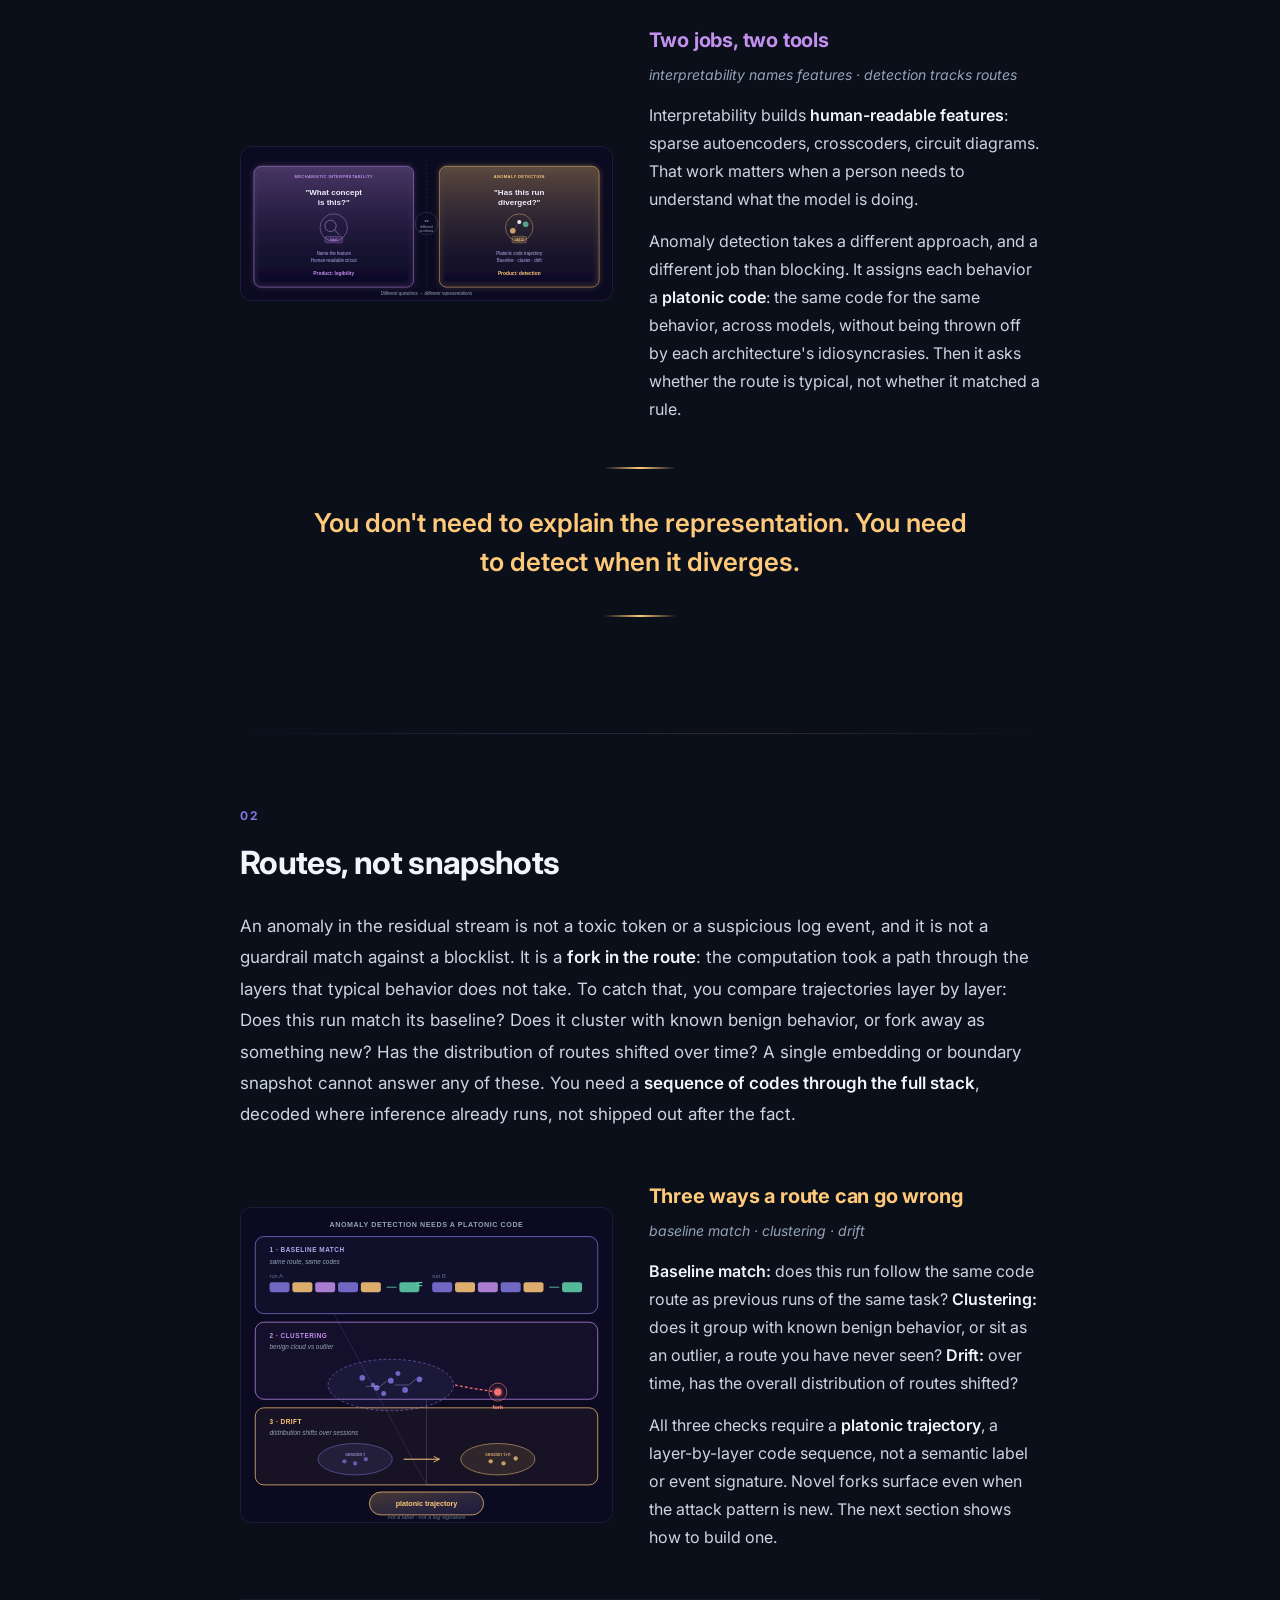
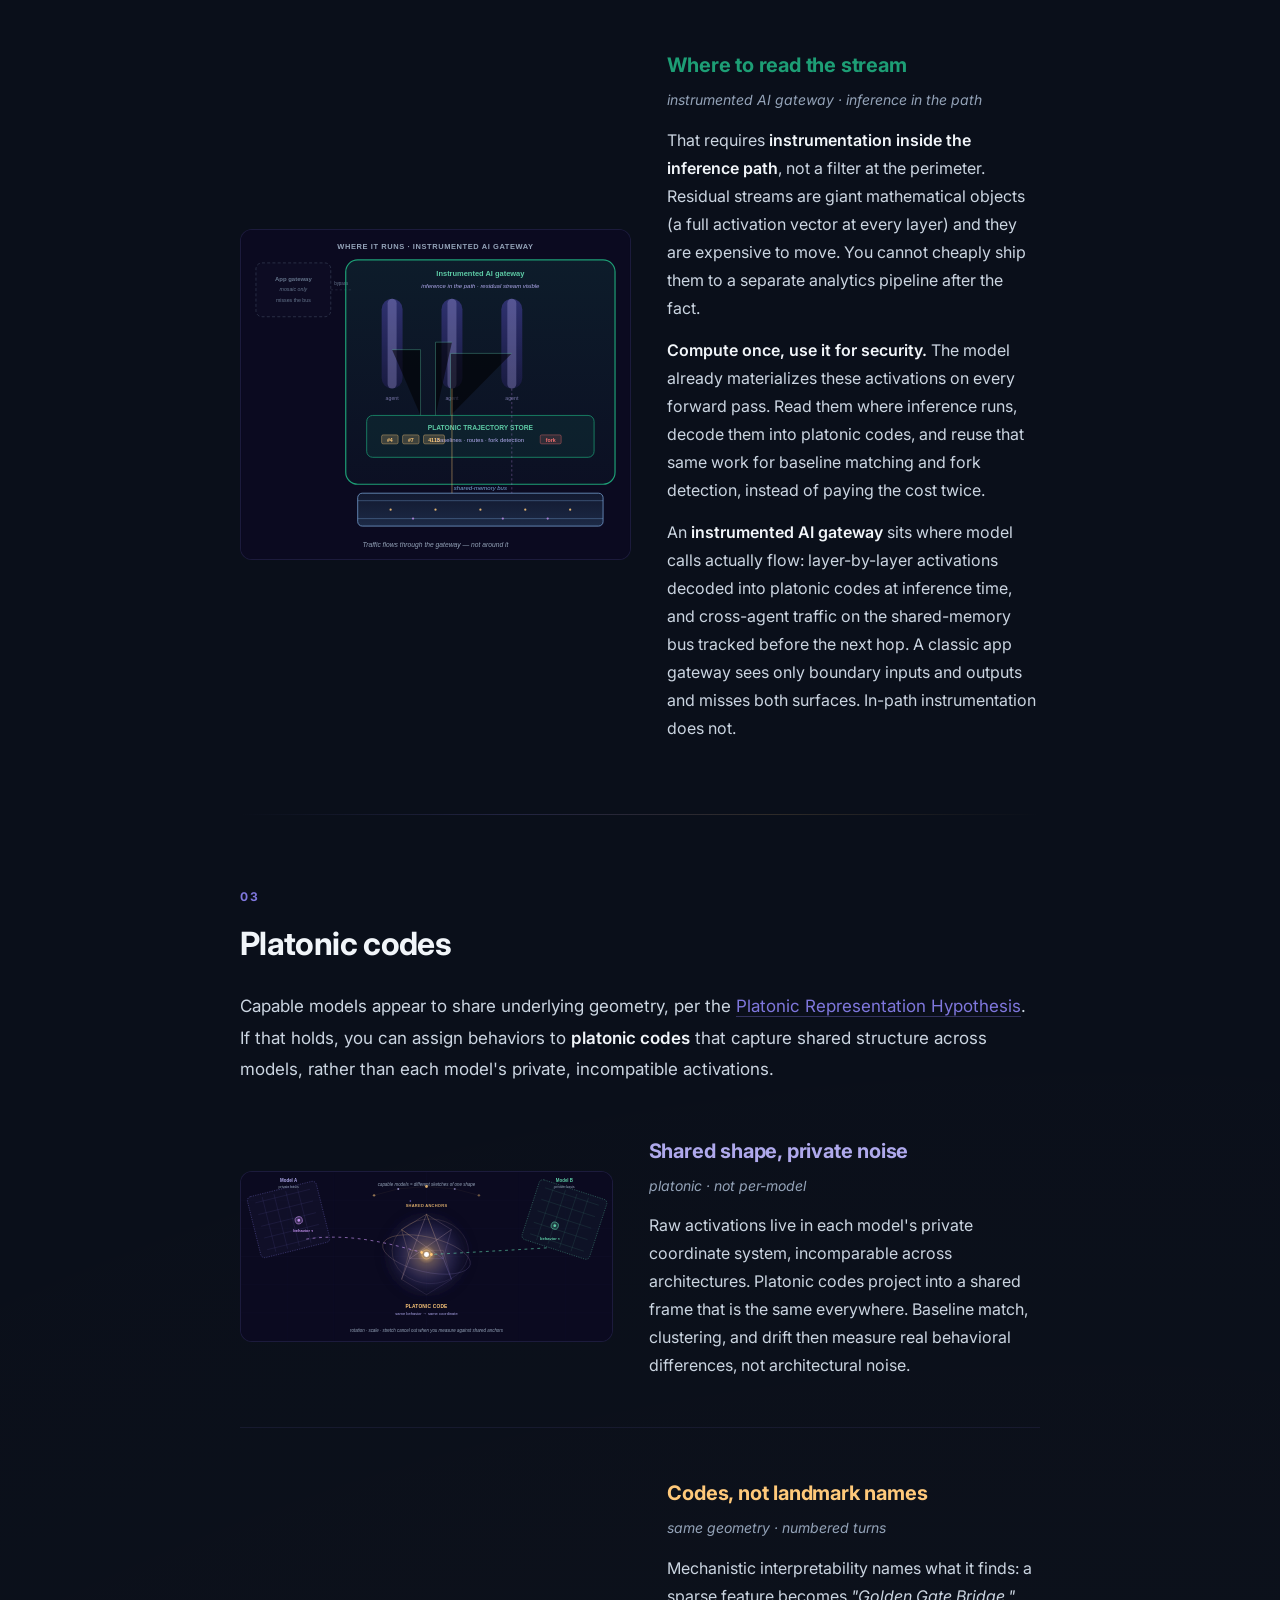
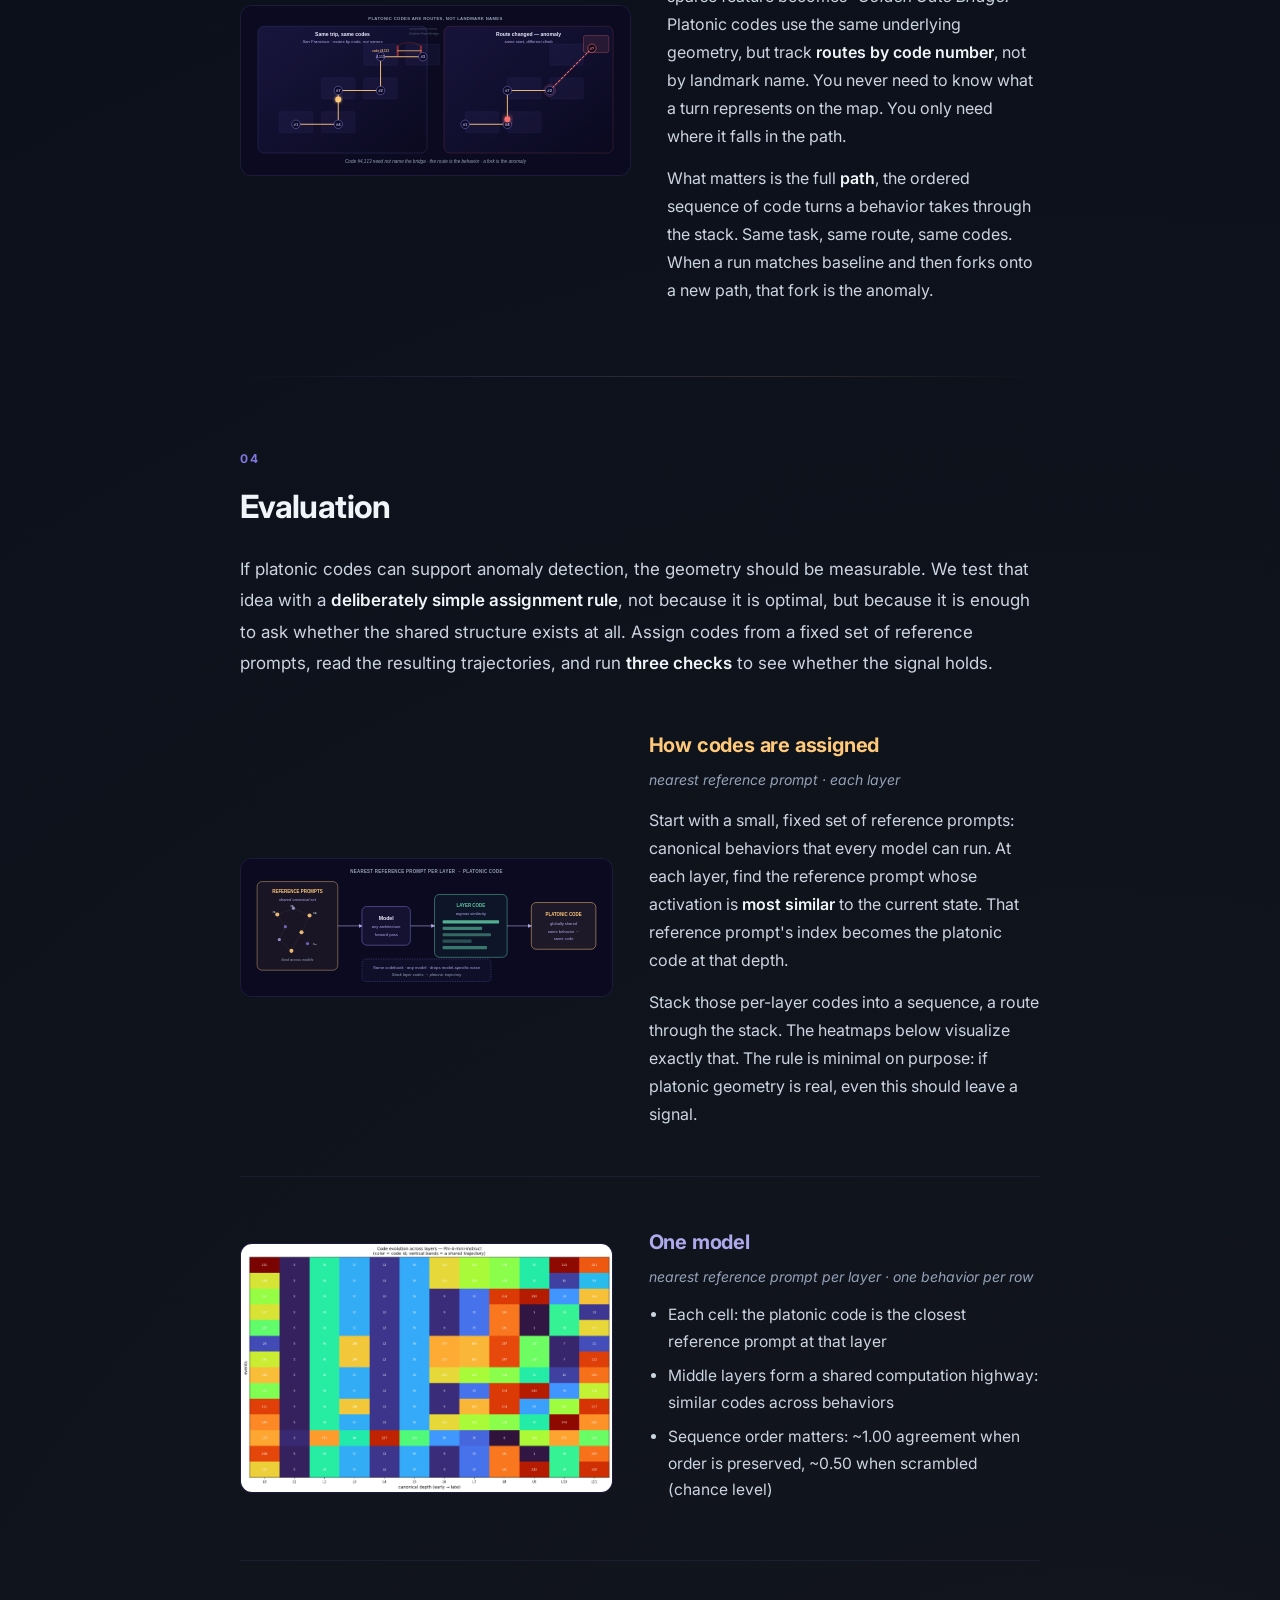
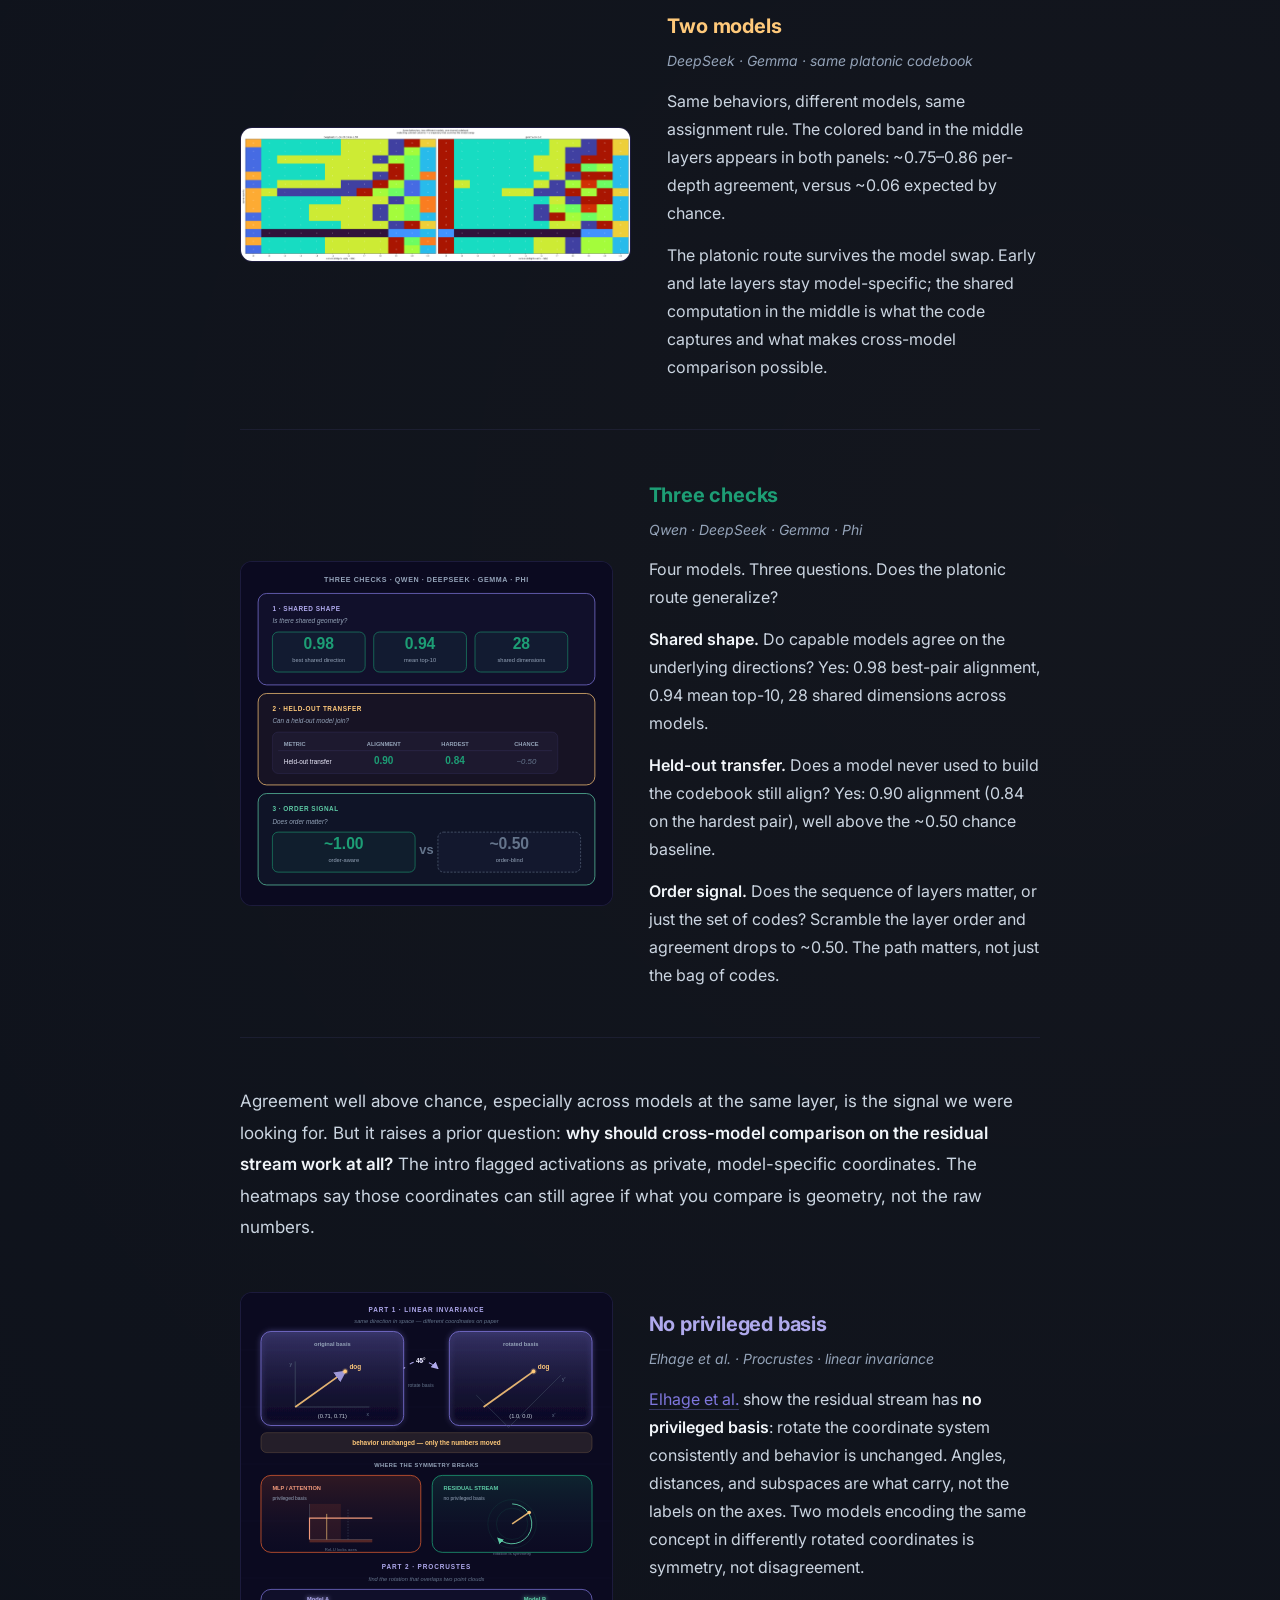
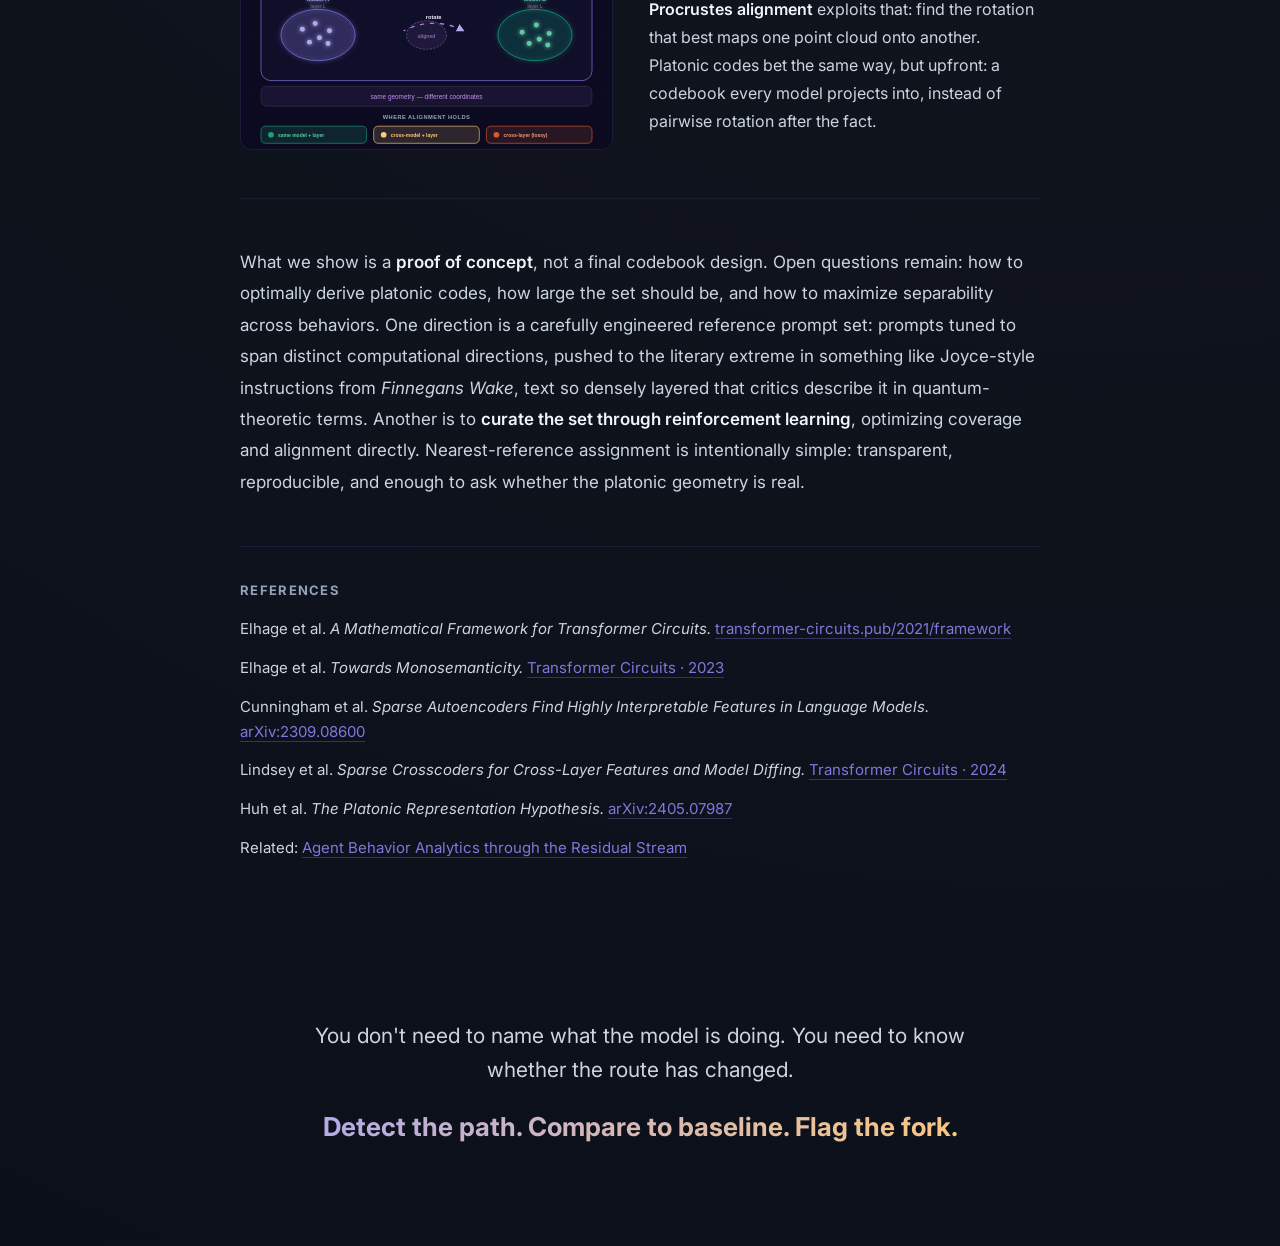
<file: blog/codes-not-explanations.html>
<!DOCTYPE html>
<html lang="en">
<head>
    <meta charset="UTF-8">
    <meta name="viewport" content="width=device-width, initial-scale=1.0">
    <title>Codes, Not Explanations | Intrinsec AI</title>
    <meta name="description" content="Detect anomalies inside the model's residual stream using platonic codes: shared layer-by-layer routes, with a simple first test of how to extract them.">
    <link href="https://fonts.googleapis.com/css2?family=Inter:wght@400;500;600;700&display=swap" rel="stylesheet">
    <script>
        (function () {
            try {
                const savedTheme = localStorage.getItem('theme');
                document.documentElement.setAttribute('data-theme', savedTheme || 'dark');
            } catch (e) {}
        })();
    </script>
    <style>
        * { margin: 0; padding: 0; box-sizing: border-box; }

        :root {
            --navy: #0a0f1a;
            --text: #f1f5f9;
            --text-secondary: #cbd5e1;
            --text-dim: #94a3b8;
            --violet-bright: #7F77DD;
            --violet-soft: #AFA9EC;
            --amber: #FFC97A;
            --amber-dim: rgba(255, 201, 122, 0.15);
            --purple-accent: #C390EE;
            --green: #1D9E75;
        }

        [data-theme="light"] {
            --navy: #ffffff;
            --text: #0c4a6e;
            --text-secondary: #0369a1;
            --text-dim: #475569;
        }

        [data-theme="light"] body {
            background: linear-gradient(180deg, #ffffff 0%, #f5f3ff 45%, #f0f9ff 100%);
            background-attachment: fixed;
        }

        html { scroll-behavior: smooth; overflow-x: hidden; }

        body {
            font-family: 'Inter', -apple-system, BlinkMacSystemFont, sans-serif;
            background: var(--navy);
            background-image:
                radial-gradient(ellipse 80% 50% at 50% -10%, rgba(127, 119, 221, 0.12) 0%, transparent 55%),
                radial-gradient(circle at 85% 75%, rgba(255, 201, 122, 0.04) 0%, transparent 40%);
            color: var(--text);
            line-height: 1.7;
            -webkit-font-smoothing: antialiased;
            overflow-x: hidden;
            max-width: 100%;
        }

        .progress-bar { position: fixed; top: 0; left: 0; width: 100%; height: 3px; z-index: 300; background: rgba(127, 119, 221, 0.1); }
        .progress-fill { height: 100%; width: 0%; background: linear-gradient(90deg, var(--violet-bright), var(--amber), var(--purple-accent)); transition: width 0.15s ease-out; }

        header {
            padding: 20px 0; position: fixed; top: 3px; left: 0; right: 0;
            background: rgba(10, 15, 26, 0.85); backdrop-filter: blur(16px); z-index: 200;
            border-bottom: 1px solid rgba(127, 119, 221, 0.12); transition: padding 0.4s ease;
        }
        [data-theme="light"] header { background: rgba(255, 255, 255, 0.92); border-bottom: 1px solid rgba(127, 119, 221, 0.15); }
        header.scrolled { padding: 12px 0; }
        .header-inner { max-width: 1200px; margin: 0 auto; padding: 0 32px; display: flex; justify-content: space-between; align-items: center; }
        .logo { font-size: 15px; font-weight: 600; color: var(--text); text-decoration: none; letter-spacing: -0.02em; transition: color 0.3s ease; }
        .logo:hover { color: var(--violet-bright); }
        nav { display: flex; gap: 20px; }
        nav a { color: var(--text-secondary); text-decoration: none; font-size: 0.875rem; font-weight: 500; position: relative; transition: color 0.3s ease; }
        nav a::after { content: ''; position: absolute; bottom: -4px; left: 0; width: 0; height: 2px; background: var(--violet-bright); transition: width 0.3s ease; }
        nav a:hover { color: var(--violet-bright); }
        nav a:hover::after { width: 100%; }
        nav a.active-link { color: var(--violet-bright); }
        nav a.active-link::after { width: 100%; }
        .theme-toggle { background: rgba(127, 119, 221, 0.08); border: 1px solid rgba(127, 119, 221, 0.2); border-radius: 8px; padding: 6px 10px; cursor: pointer; color: var(--text-secondary); font-size: 0.8125rem; font-family: 'Inter', sans-serif; transition: all 0.3s ease; }
        .theme-toggle:hover { border-color: var(--violet-bright); color: var(--violet-bright); }

        .back-link { position: absolute; top: 100px; left: 32px; z-index: 50; display: inline-flex; align-items: center; gap: 8px; color: var(--text-dim); text-decoration: none; font-size: 0.875rem; transition: color 0.3s ease; }
        .back-link:hover { color: var(--violet-bright); }

        .hero { min-height: auto; display: flex; align-items: center; justify-content: center; text-align: center; padding: 120px 32px 48px; position: relative; }
        .hero::before { content: ''; position: absolute; inset: 0; background: radial-gradient(ellipse 60% 40% at 50% 30%, rgba(127, 119, 221, 0.14) 0%, transparent 70%); pointer-events: none; }
        .hero-inner { max-width: 820px; position: relative; z-index: 1; }
        .hero-label { display: inline-block; font-size: 0.8125rem; font-weight: 600; letter-spacing: 0.12em; text-transform: uppercase; color: var(--amber); margin-bottom: 28px; opacity: 0; animation: fadeUp 0.8s 0.15s ease forwards; }
        .hero h1 { font-size: clamp(2.25rem, 5.5vw, 3.75rem); font-weight: 700; letter-spacing: -0.04em; line-height: 1.08; margin-bottom: 0; opacity: 0; animation: fadeUp 0.8s 0.35s ease forwards; }
        .hero h1 .gradient-line { display: block; background: linear-gradient(135deg, var(--violet-soft) 0%, var(--amber) 50%, var(--purple-accent) 100%); -webkit-background-clip: text; -webkit-text-fill-color: transparent; background-clip: text; }
        .hero-sub { font-size: clamp(1.0625rem, 2vw, 1.25rem); color: var(--text-secondary); max-width: 640px; margin: 0 auto; line-height: 1.75; opacity: 0; animation: fadeUp 0.8s 0.55s ease forwards; }

        @keyframes fadeUp { from { opacity: 0; transform: translateY(22px); } to { opacity: 1; transform: translateY(0); } }

        .content-section { padding: 72px 32px; }
        .content-inner { max-width: 800px; margin: 0 auto; width: 100%; min-width: 0; }
        .content-inner p { font-size: 1.0625rem; line-height: 1.85; color: var(--text-secondary); margin-bottom: 24px; }
        .content-inner p:last-child { margin-bottom: 0; }
        .content-inner strong { color: var(--text); font-weight: 600; }
        .content-inner h2 { font-size: clamp(1.5rem, 3vw, 2rem); font-weight: 700; margin: 0 0 20px; letter-spacing: -0.02em; }
        .intro-lead { padding-top: 32px; padding-bottom: 16px; }
        .intro-lead .surface-block { margin-top: 0; border-bottom: none; padding-bottom: 0; }
        .intro-lead .surface-copy ul { margin: 12px 0 16px; padding-left: 1.2rem; color: var(--text-secondary); font-size: 0.975rem; line-height: 1.65; }
        .intro-lead .surface-copy li { margin-bottom: 6px; }
        .intro-lead .surface-method a { border-bottom: none; }
        .intro-lead .surface-method a:hover { color: var(--violet-bright); }
        .intro-lead .surface-copy > p a { color: var(--violet-bright); }
        .intro-lead .surface-visual img { max-height: 520px; object-fit: contain; object-position: top center; }
        .content-inner a { color: var(--violet-bright); text-decoration: none; border-bottom: 1px solid rgba(127, 119, 221, 0.35); transition: border-color 0.3s ease; }
        .content-inner a:hover { border-bottom-color: var(--violet-bright); }

        .section-num { display: block; font-size: 0.75rem; font-weight: 700; letter-spacing: 0.14em; text-transform: uppercase; color: var(--violet-bright); margin-bottom: 10px; opacity: 0.8; }
        .section-break { height: 1px; max-width: 800px; margin: 0 auto; border: none; background: linear-gradient(90deg, transparent, rgba(127, 119, 221, 0.2), rgba(255, 201, 122, 0.15), transparent); }

        .key-statement {
            font-size: clamp(1.25rem, 2.8vw, 1.625rem) !important; font-weight: 600; color: var(--amber) !important;
            text-align: center; max-width: 680px; margin: 44px auto !important; line-height: 1.5 !important;
            position: relative; padding: 36px 0;
        }
        .key-statement::before, .key-statement::after {
            content: ''; position: absolute; left: 50%; transform: translateX(-50%); width: 72px; height: 2px;
            background: linear-gradient(90deg, transparent, var(--amber), transparent);
        }
        .key-statement::before { top: 0; }
        .key-statement::after { bottom: 0; }

        .surface-block {
            display: grid; grid-template-columns: minmax(0, 1fr) minmax(0, 1.05fr);
            gap: 36px; align-items: center; margin: 48px 0; padding-bottom: 48px;
            border-bottom: 1px solid rgba(127, 119, 221, 0.1); min-width: 0;
        }
        .surface-block:last-of-type { border-bottom: none; padding-bottom: 0; margin-bottom: 0; }
        .surface-block--flip { grid-template-columns: minmax(0, 1.05fr) minmax(0, 1fr); }
        .surface-block--wide { grid-template-columns: 1fr; gap: 24px; }
        @media (max-width: 720px) {
            .surface-block, .surface-block--flip { grid-template-columns: 1fr; gap: 24px; }
        }
        .surface-visual {
            background: #0B0A20; border-radius: 12px;
            border: 1px solid rgba(127, 119, 221, 0.15); overflow: hidden; min-width: 0;
        }
        .surface-visual img { width: 100%; height: auto; display: block; }
        .surface-copy { min-width: 0; }
        .surface-copy h3 { font-size: 1.25rem; font-weight: 700; margin-bottom: 6px; letter-spacing: -0.01em; }
        .surface-copy .surface-method { font-size: 0.875rem; font-style: italic; color: var(--text-dim); margin-bottom: 14px; }
        .surface-copy p { font-size: 1rem; line-height: 1.75; color: var(--text-secondary); margin-bottom: 14px; }
        .surface-copy p:last-child { margin-bottom: 0; }
        .surface-copy ul { margin: 0; padding-left: 1.2rem; color: var(--text-secondary); font-size: 0.975rem; line-height: 1.7; }
        .surface-copy li { margin-bottom: 8px; }

        .surface-block--purple .surface-copy h3 { color: var(--purple-accent); }
        .surface-block--amber .surface-copy h3 { color: var(--amber); }
        .surface-block--violet .surface-copy h3 { color: var(--violet-soft); }
        .surface-block--green .surface-copy h3 { color: var(--green); }

        .stat-row { display: grid; grid-template-columns: repeat(3, 1fr); gap: 14px; margin: 28px 0 20px; }
        .stat-card { padding: 20px 16px; border-radius: 12px; border: 1px solid rgba(127, 119, 221, 0.2); background: rgba(127, 119, 221, 0.06); text-align: center; }
        .stat-value { font-size: 1.625rem; font-weight: 700; color: var(--green); line-height: 1.1; margin-bottom: 6px; }
        .stat-label { font-size: 0.8125rem; color: var(--text-dim); line-height: 1.4; }
        @media (max-width: 640px) { .stat-row { grid-template-columns: 1fr; } }

        .results-table-wrap { margin: 20px 0; border-radius: 12px; overflow: hidden; border: 1px solid rgba(127, 119, 221, 0.18); }
        .results-table { width: 100%; border-collapse: collapse; font-size: 0.9375rem; }
        .results-table th, .results-table td { padding: 12px 16px; text-align: left; border-bottom: 1px solid rgba(127, 119, 221, 0.12); }
        .results-table th { background: rgba(127, 119, 221, 0.1); color: var(--text); font-weight: 600; font-size: 0.75rem; letter-spacing: 0.04em; text-transform: uppercase; }
        .results-table td { color: var(--text-secondary); }
        .results-table tr:last-child td { border-bottom: none; }
        .results-table .num-good { color: var(--green); font-weight: 700; }
        .results-table .num-baseline { color: var(--text-dim); font-style: italic; }

        .pill-row { display: flex; flex-wrap: wrap; gap: 10px; margin: 24px 0 8px; }
        .pill { padding: 7px 16px; border-radius: 100px; border: 1px solid rgba(127, 119, 221, 0.25); background: rgba(127, 119, 221, 0.06); font-size: 0.8125rem; font-weight: 500; color: var(--text-secondary); }
        .pill--amber { border-color: rgba(255, 201, 122, 0.35); color: var(--amber); background: var(--amber-dim); }

        .references { margin-top: 48px; padding-top: 32px; border-top: 1px solid rgba(127, 119, 221, 0.12); }
        .references h3 { font-size: 0.8125rem !important; font-weight: 700 !important; letter-spacing: 0.1em; text-transform: uppercase; color: var(--text-dim) !important; margin: 0 0 16px !important; }
        .references ul { list-style: none; padding: 0; }
        .references li { font-size: 0.9375rem; color: var(--text-secondary); margin-bottom: 14px; line-height: 1.65; overflow-wrap: anywhere; }

        .closing { text-align: center; padding: 72px 32px 100px; }
        .closing-inner { max-width: 700px; margin: 0 auto; }
        .closing-line { font-size: clamp(1.0625rem, 2.2vw, 1.3125rem); color: var(--text-secondary); margin-bottom: 20px; line-height: 1.65; }
        .closing-punch { font-size: clamp(1.25rem, 3vw, 1.625rem); font-weight: 700; line-height: 1.45; background: linear-gradient(135deg, var(--violet-soft), var(--amber)); -webkit-background-clip: text; -webkit-text-fill-color: transparent; background-clip: text; }

        .reveal { opacity: 0; transform: translateY(24px); transition: opacity 0.7s ease, transform 0.7s ease; }
        .reveal.visible { opacity: 1; transform: translateY(0); }
        .reveal-delay-1 { transition-delay: 0.1s; }

        @media (max-width: 768px) {
            .hero { min-height: auto; padding: 96px 20px 48px; }
            .content-section { padding: 48px 20px; }
            .content-inner p { font-size: 1rem; }
            .surface-block { margin: 36px 0; padding-bottom: 36px; }
            .back-link { position: relative; top: auto; left: auto; display: inline-flex; margin: 88px 20px 0; }
            .header-inner { padding: 0 16px; }
            .reveal { opacity: 1; transform: none; transition: none; }
        }

        @media (prefers-reduced-motion: reduce) {
            .reveal { opacity: 1; transform: none; transition: none; }
            .hero-label, .hero h1, .hero-sub { opacity: 1; animation: none; }
        }
    </style>

    <style>
        /* Brand mark — injected by migrate_blog.py to match the new design system */
        .intr-brand {
            display: inline-flex;
            align-items: center;
            gap: 10px;
            text-decoration: none !important;
            border-bottom: 0 !important;
        }
        .intr-brand-mark {
            height: 38px;
            width: auto;
            display: block;
            filter: invert(1) hue-rotate(180deg) saturate(1.05);
        }
        [data-theme="light"] .intr-brand-mark { filter: none; }
    </style>
</head>
<body>

<div class="progress-bar"><div class="progress-fill" id="progressFill"></div></div>

<header id="mainHeader">
    <div class="header-inner">
        <div style="display:flex; align-items:center; gap:24px;">
            <a href="../index.html" class="logo intr-brand" aria-label="Intrinsec AI home">
                <img src="../intrinsec-ai-logo.png" alt="Intrinsec AI" class="intr-brand-mark">
            </a>
            <nav>
                <a href="../index.html">Home</a>
                <a href="../products.html">Products</a>
                <a href="index.html" aria-current="page">Research</a>
            </nav>
        </div>
    </div>
</header>

<a href="index.html" class="back-link">← Back to Research</a>

<section class="hero">
    <div class="hero-inner">
        <div class="hero-label">Position · June 2026</div>
        <h1>
            Codes, Not Explanations
            <span class="gradient-line">anomaly detection with platonic codes</span>
        </h1>
    </div>
</section>

<div class="content-section intro-lead">
    <div class="content-inner">
        <div class="surface-block surface-block--violet reveal">
            <div class="surface-visual">
                <img src="assets/platonic-residual-river.svg" alt="The residual stream as a high-dimensional river flowing through layers">
            </div>
            <div class="surface-copy">
                <div class="surface-method">residual stream · the internal surface</div>
                <p>
                    Our <a href="agent-behavior-analytics.html" style="border-bottom:1px solid rgba(127,119,221,0.35);">previous post</a> described three places to watch for anomalies: external events, stated intent, and the <strong>residual stream</strong>, the layer-by-layer activations inside the model during a forward pass. <strong>This post focuses on the third.</strong> They are richer than any prompt or response you can read at the boundary, yet they have been mainly overlooked for two reasons:
                </p>
                <ul>
                    <li><strong>Massive, model-specific mathematical objects:</strong> every layer produces a full activation vector in a private coordinate system; raw vectors are expensive to move and cannot be directly compared across models</li>
                    <li><strong>Built for mechanistic interpretability:</strong> the research program asks what activations mean and whether a human can read them, not whether a run has diverged from typical behavior</li>
                </ul>
                <p style="margin-bottom:0;">
                    Those barriers kept security at the perimeter. We lay out <strong>platonic codes</strong>, a shared coordinate system that compresses activations into comparable routes, so anomaly detection can sit next to inference. This is not an internal guardrail that blocks known bad strings. It is <strong>behavioral anomaly detection</strong>: learn what typical routes look like, then flag runs that fork, including zero-day patterns no rulebook ever named. What follows is the concept, and a simple first test of how to extract such codes from the stream.
                </p>
            </div>
        </div>
    </div>
</div>

<!-- 01 -->
<div class="content-section">
    <div class="content-inner">
        <span class="section-num reveal">01</span>
        <h2 class="reveal">Legibility vs detection</h2>

        <p class="reveal">
            Detecting anomalies in the residual stream requires a way to compare runs, not a dictionary of what each activation means. <a href="https://transformer-circuits.pub/2021/framework/index.html" target="_blank" rel="noopener noreferrer">Mechanistic interpretability</a> asks: <em>what is the model doing, and can a human read it?</em> Anomaly detection asks a different question: <em>does this run follow a known path, or has it diverged?</em>
        </p>

        <div class="surface-block surface-block--purple reveal">
            <div class="surface-visual">
                <img src="assets/platonic-code-split.svg" alt="Mechanistic interpretability vs anomaly detection on platonic codes">
            </div>
            <div class="surface-copy">
                <h3>Two jobs, two tools</h3>
                <div class="surface-method">interpretability names features · detection tracks routes</div>
                <p>
                    Interpretability builds <strong>human-readable features</strong>: sparse autoencoders, crosscoders, circuit diagrams. That work matters when a person needs to understand what the model is doing.
                </p>
                <p>
                    Anomaly detection takes a different approach, and a different job than blocking. It assigns each behavior a <strong>platonic code</strong>: the same code for the same behavior, across models, without being thrown off by each architecture's idiosyncrasies. Then it asks whether the route is typical, not whether it matched a rule.
                </p>
            </div>
        </div>

        <p class="key-statement reveal">You don't need to explain the representation. You need to detect when it diverges.</p>
    </div>
</div>

<hr class="section-break">

<!-- 02 -->
<div class="content-section">
    <div class="content-inner">
        <span class="section-num reveal">02</span>
        <h2 class="reveal">Routes, not snapshots</h2>

        <p class="reveal">
            An anomaly in the residual stream is not a toxic token or a suspicious log event, and it is not a guardrail match against a blocklist. It is a <strong>fork in the route</strong>: the computation took a path through the layers that typical behavior does not take. To catch that, you compare trajectories layer by layer: Does this run match its baseline? Does it cluster with known benign behavior, or fork away as something new? Has the distribution of routes shifted over time? A single embedding or boundary snapshot cannot answer any of these. You need a <strong>sequence of codes through the full stack</strong>, decoded where inference already runs, not shipped out after the fact.
        </p>

        <div class="surface-block surface-block--amber reveal">
            <div class="surface-visual">
                <img src="assets/platonic-aba-needs.svg" alt="Baseline match, clustering outlier, and session drift converging on a platonic trajectory">
            </div>
            <div class="surface-copy">
                <h3>Three ways a route can go wrong</h3>
                <div class="surface-method">baseline match · clustering · drift</div>
                <p>
                    <strong>Baseline match:</strong> does this run follow the same code route as previous runs of the same task? <strong>Clustering:</strong> does it group with known benign behavior, or sit as an outlier, a route you have never seen? <strong>Drift:</strong> over time, has the overall distribution of routes shifted?
                </p>
                <p style="margin-bottom:0;">
                    All three checks require a <strong>platonic trajectory</strong>, a layer-by-layer code sequence, not a semantic label or event signature. Novel forks surface even when the attack pattern is new. The next section shows how to build one.
                </p>
            </div>
        </div>

        <div class="surface-block surface-block--green surface-block--flip reveal">
            <div class="surface-visual">
                <img src="assets/platonic-ai-gateway.svg" alt="Instrumented AI gateway wrapping agent inference and the shared-memory bus">
            </div>
            <div class="surface-copy">
                <h3>Where to read the stream</h3>
                <div class="surface-method">instrumented AI gateway · inference in the path</div>
                <p>
                    That requires <strong>instrumentation inside the inference path</strong>, not a filter at the perimeter. Residual streams are giant mathematical objects (a full activation vector at every layer) and they are expensive to move. You cannot cheaply ship them to a separate analytics pipeline after the fact.
                </p>
                <p>
                    <strong>Compute once, use it for security.</strong> The model already materializes these activations on every forward pass. Read them where inference runs, decode them into platonic codes, and reuse that same work for baseline matching and fork detection, instead of paying the cost twice.
                </p>
                <p style="margin-bottom:0;">
                    An <strong>instrumented AI gateway</strong> sits where model calls actually flow: layer-by-layer activations decoded into platonic codes at inference time, and cross-agent traffic on the shared-memory bus tracked before the next hop. A classic app gateway sees only boundary inputs and outputs and misses both surfaces. In-path instrumentation does not.
                </p>
            </div>
        </div>
    </div>
</div>

<hr class="section-break">

<!-- 03 -->
<div class="content-section">
    <div class="content-inner">
        <span class="section-num reveal">03</span>
        <h2 class="reveal">Platonic codes</h2>

        <p class="reveal">
            Capable models appear to share underlying geometry, per the <a href="https://arxiv.org/pdf/2405.07987" target="_blank" rel="noopener noreferrer">Platonic Representation Hypothesis</a>. If that holds, you can assign behaviors to <strong>platonic codes</strong> that capture shared structure across models, rather than each model's private, incompatible activations.
        </p>

        <div class="surface-block surface-block--violet reveal">
            <div class="surface-visual">
                <img src="assets/platonic-manifold.svg" alt="Two private bases projecting to one shared platonic point">
            </div>
            <div class="surface-copy">
                <h3>Shared shape, private noise</h3>
                <div class="surface-method">platonic · not per-model</div>
                <p>
                    Raw activations live in each model's private coordinate system, incomparable across architectures. Platonic codes project into a shared frame that is the same everywhere. Baseline match, clustering, and drift then measure real behavioral differences, not architectural noise.
                </p>
            </div>
        </div>

        <div class="surface-block surface-block--amber surface-block--flip reveal">
            <div class="surface-visual">
                <img src="assets/platonic-city-paths.svg" alt="San Francisco map: route past Golden Gate Bridge as code #4113, not a landmark name">
            </div>
            <div class="surface-copy">
                <h3>Codes, not landmark names</h3>
                <div class="surface-method">same geometry · numbered turns</div>
                <p>
                    Mechanistic interpretability names what it finds: a sparse feature becomes <em>"Golden Gate Bridge."</em> Platonic codes use the same underlying geometry, but track <strong>routes by code number</strong>, not by landmark name. You never need to know what a turn represents on the map. You only need where it falls in the path.
                </p>
                <p>
                    What matters is the full <strong>path</strong>, the ordered sequence of code turns a behavior takes through the stack. Same task, same route, same codes. When a run matches baseline and then forks onto a new path, that fork is the anomaly.
                </p>
            </div>
        </div>
    </div>
</div>

<hr class="section-break">

<!-- 04 -->
<div class="content-section">
    <div class="content-inner">
        <span class="section-num reveal">04</span>
        <h2 class="reveal">Evaluation</h2>

        <p class="reveal">
            If platonic codes can support anomaly detection, the geometry should be measurable. We test that idea with a <strong>deliberately simple assignment rule</strong>, not because it is optimal, but because it is enough to ask whether the shared structure exists at all. Assign codes from a fixed set of reference prompts, read the resulting trajectories, and run <strong>three checks</strong> to see whether the signal holds.
        </p>

        <div class="surface-block surface-block--amber reveal">
            <div class="surface-visual">
                <img src="assets/platonic-codebook.svg" alt="Fixed reference-prompt set; nearest prompt at each layer becomes the code">
            </div>
            <div class="surface-copy">
                <h3>How codes are assigned</h3>
                <div class="surface-method">nearest reference prompt · each layer</div>
                <p>
                    Start with a small, fixed set of reference prompts: canonical behaviors that every model can run. At each layer, find the reference prompt whose activation is <strong>most similar</strong> to the current state. That reference prompt's index becomes the platonic code at that depth.
                </p>
                <p style="margin-bottom:0;">
                    Stack those per-layer codes into a sequence, a route through the stack. The heatmaps below visualize exactly that. The rule is minimal on purpose: if platonic geometry is real, even this should leave a signal.
                </p>
            </div>
        </div>

        <div class="surface-block surface-block--violet reveal">
            <div class="surface-visual">
                <img src="assets/code_evolution.png" alt="Code evolution heatmap across layers">
            </div>
            <div class="surface-copy">
                <h3>One model</h3>
                <div class="surface-method">nearest reference prompt per layer · one behavior per row</div>
                <ul>
                    <li>Each cell: the platonic code is the closest reference prompt at that layer</li>
                    <li>Middle layers form a shared computation highway: similar codes across behaviors</li>
                    <li>Sequence order matters: ~1.00 agreement when order is preserved, ~0.50 when scrambled (chance level)</li>
                </ul>
            </div>
        </div>

        <div class="surface-block surface-block--amber surface-block--flip reveal">
            <div class="surface-visual">
                <img src="assets/code_evolution_pair.png" alt="Same behaviors in DeepSeek and Gemma">
            </div>
            <div class="surface-copy">
                <h3>Two models</h3>
                <div class="surface-method">DeepSeek · Gemma · same platonic codebook</div>
                <p>
                    Same behaviors, different models, same assignment rule. The colored band in the middle layers appears in both panels: ~0.75–0.86 per-depth agreement, versus ~0.06 expected by chance.
                </p>
                <p>
                    The platonic route survives the model swap. Early and late layers stay model-specific; the shared computation in the middle is what the code captures and what makes cross-model comparison possible.
                </p>
            </div>
        </div>

        <div class="surface-block surface-block--green reveal">
            <div class="surface-visual">
                <img src="assets/platonic-three-checks.svg" alt="Three checks: shared geometry, held-out transfer, order signal">
            </div>
            <div class="surface-copy">
                <h3>Three checks</h3>
                <div class="surface-method">Qwen · DeepSeek · Gemma · Phi</div>
                <p>Four models. Three questions. Does the platonic route generalize?</p>
                <p>
                    <strong>Shared shape.</strong> Do capable models agree on the underlying directions? Yes: 0.98 best-pair alignment, 0.94 mean top-10, 28 shared dimensions across models.
                </p>
                <p>
                    <strong>Held-out transfer.</strong> Does a model never used to build the codebook still align? Yes: 0.90 alignment (0.84 on the hardest pair), well above the ~0.50 chance baseline.
                </p>
                <p style="margin-bottom:0;">
                    <strong>Order signal.</strong> Does the sequence of layers matter, or just the set of codes? Scramble the layer order and agreement drops to ~0.50. The path matters, not just the bag of codes.
                </p>
            </div>
        </div>

        <p class="reveal">
            Agreement well above chance, especially across models at the same layer, is the signal we were looking for. But it raises a prior question: <strong>why should cross-model comparison on the residual stream work at all?</strong> The intro flagged activations as private, model-specific coordinates. The heatmaps say those coordinates can still agree if what you compare is geometry, not the raw numbers.
        </p>

        <div class="surface-block surface-block--violet reveal">
            <div class="surface-visual">
                <img src="assets/platonic-no-privileged-basis.svg" alt="Linear invariance on the residual stream, Procrustes rotation between models, and where alignment is cleanest">
            </div>
            <div class="surface-copy">
                <h3>No privileged basis</h3>
                <div class="surface-method">Elhage et al. · Procrustes · linear invariance</div>
                <p>
                    <a href="https://transformer-circuits.pub/2021/framework/index.html" target="_blank" rel="noopener noreferrer">Elhage et al.</a> show the residual stream has <strong>no privileged basis</strong>: rotate the coordinate system consistently and behavior is unchanged. Angles, distances, and subspaces are what carry, not the labels on the axes. Two models encoding the same concept in differently rotated coordinates is symmetry, not disagreement.
                </p>
                <p style="margin-bottom:0;">
                    <strong>Procrustes alignment</strong> exploits that: find the rotation that best maps one point cloud onto another. Platonic codes bet the same way, but upfront: a codebook every model projects into, instead of pairwise rotation after the fact.
                </p>
            </div>
        </div>

        <p class="reveal">
            What we show is a <strong>proof of concept</strong>, not a final codebook design. Open questions remain: how to optimally derive platonic codes, how large the set should be, and how to maximize separability across behaviors. One direction is a carefully engineered reference prompt set: prompts tuned to span distinct computational directions, pushed to the literary extreme in something like Joyce-style instructions from <em>Finnegans Wake</em>, text so densely layered that critics describe it in quantum-theoretic terms. Another is to <strong>curate the set through reinforcement learning</strong>, optimizing coverage and alignment directly. Nearest-reference assignment is intentionally simple: transparent, reproducible, and enough to ask whether the platonic geometry is real.
        </p>

        <div class="references reveal">
            <h3>References</h3>
            <ul>
                <li>Elhage et al. <em>A Mathematical Framework for Transformer Circuits.</em> <a href="https://transformer-circuits.pub/2021/framework/index.html" target="_blank" rel="noopener noreferrer">transformer-circuits.pub/2021/framework</a></li>
                <li>Elhage et al. <em>Towards Monosemanticity.</em> <a href="https://transformer-circuits.pub/2023/monosemantic-features" target="_blank" rel="noopener noreferrer">Transformer Circuits · 2023</a></li>
                <li>Cunningham et al. <em>Sparse Autoencoders Find Highly Interpretable Features in Language Models.</em> <a href="https://arxiv.org/abs/2309.08600" target="_blank" rel="noopener noreferrer">arXiv:2309.08600</a></li>
                <li>Lindsey et al. <em>Sparse Crosscoders for Cross-Layer Features and Model Diffing.</em> <a href="https://transformer-circuits.pub/2024/crosscoders/" target="_blank" rel="noopener noreferrer">Transformer Circuits · 2024</a></li>
                <li>Huh et al. <em>The Platonic Representation Hypothesis.</em> <a href="https://arxiv.org/pdf/2405.07987" target="_blank" rel="noopener noreferrer">arXiv:2405.07987</a></li>
                <li>Related: <a href="agent-behavior-analytics.html">Agent Behavior Analytics through the Residual Stream</a></li>
            </ul>
        </div>
    </div>
</div>

<section class="closing">
    <div class="closing-inner">
        <p class="closing-line reveal">You don't need to name what the model is doing. You need to know whether the route has changed.</p>
        <p class="closing-punch reveal reveal-delay-1">Detect the path. Compare to baseline. Flag the fork.</p>
    </div>
</section>

<script>
(function() {
    const themeToggle = document.getElementById('themeToggle');
    const themeIcon = document.getElementById('themeIcon');
    const themeText = document.getElementById('themeText');
    const savedTheme = 'dark';
    document.documentElement.setAttribute('data-theme', savedTheme);
    if (themeIcon && themeText) updateThemeUI(savedTheme);

    function updateThemeUI(theme) {
        themeIcon.textContent = theme === 'light' ? '☀️' : '🌙';
        themeText.textContent = theme === 'light' ? 'Light' : 'Dark';
    }

    if (themeToggle) themeToggle.addEventListener('click', function() {
        const cur = document.documentElement.getAttribute('data-theme');
        const next = cur === 'dark' ? 'light' : 'dark';
        document.documentElement.setAttribute('data-theme', next);
        localStorage.setItem('theme', next);
        if (themeIcon && themeText) updateThemeUI(next);
    });

    const progressFill = document.getElementById('progressFill');
    const mainHeader = document.getElementById('mainHeader');

    window.addEventListener('scroll', function() {
        const docHeight = document.documentElement.scrollHeight - window.innerHeight;
        progressFill.style.width = (docHeight > 0 ? (window.scrollY / docHeight) * 100 : 0) + '%';
        mainHeader.classList.toggle('scrolled', window.scrollY > 80);
    }, { passive: true });

    const revealObserver = new IntersectionObserver(function(entries) {
        entries.forEach(function(entry) {
            if (entry.isIntersecting) entry.target.classList.add('visible');
        });
    }, { threshold: 0.05, rootMargin: '0px 0px 5% 0px' });

    function revealInViewport() {
        document.querySelectorAll('.reveal:not(.visible)').forEach(function(el) {
            const rect = el.getBoundingClientRect();
            if (rect.top < window.innerHeight && rect.bottom > 0) el.classList.add('visible');
        });
    }

    document.querySelectorAll('.reveal').forEach(function(el) { revealObserver.observe(el); });
    revealInViewport();
    window.addEventListener('load', revealInViewport, { passive: true });
    window.addEventListener('resize', revealInViewport, { passive: true });
})();
</script>
</body>
</html>
</file>
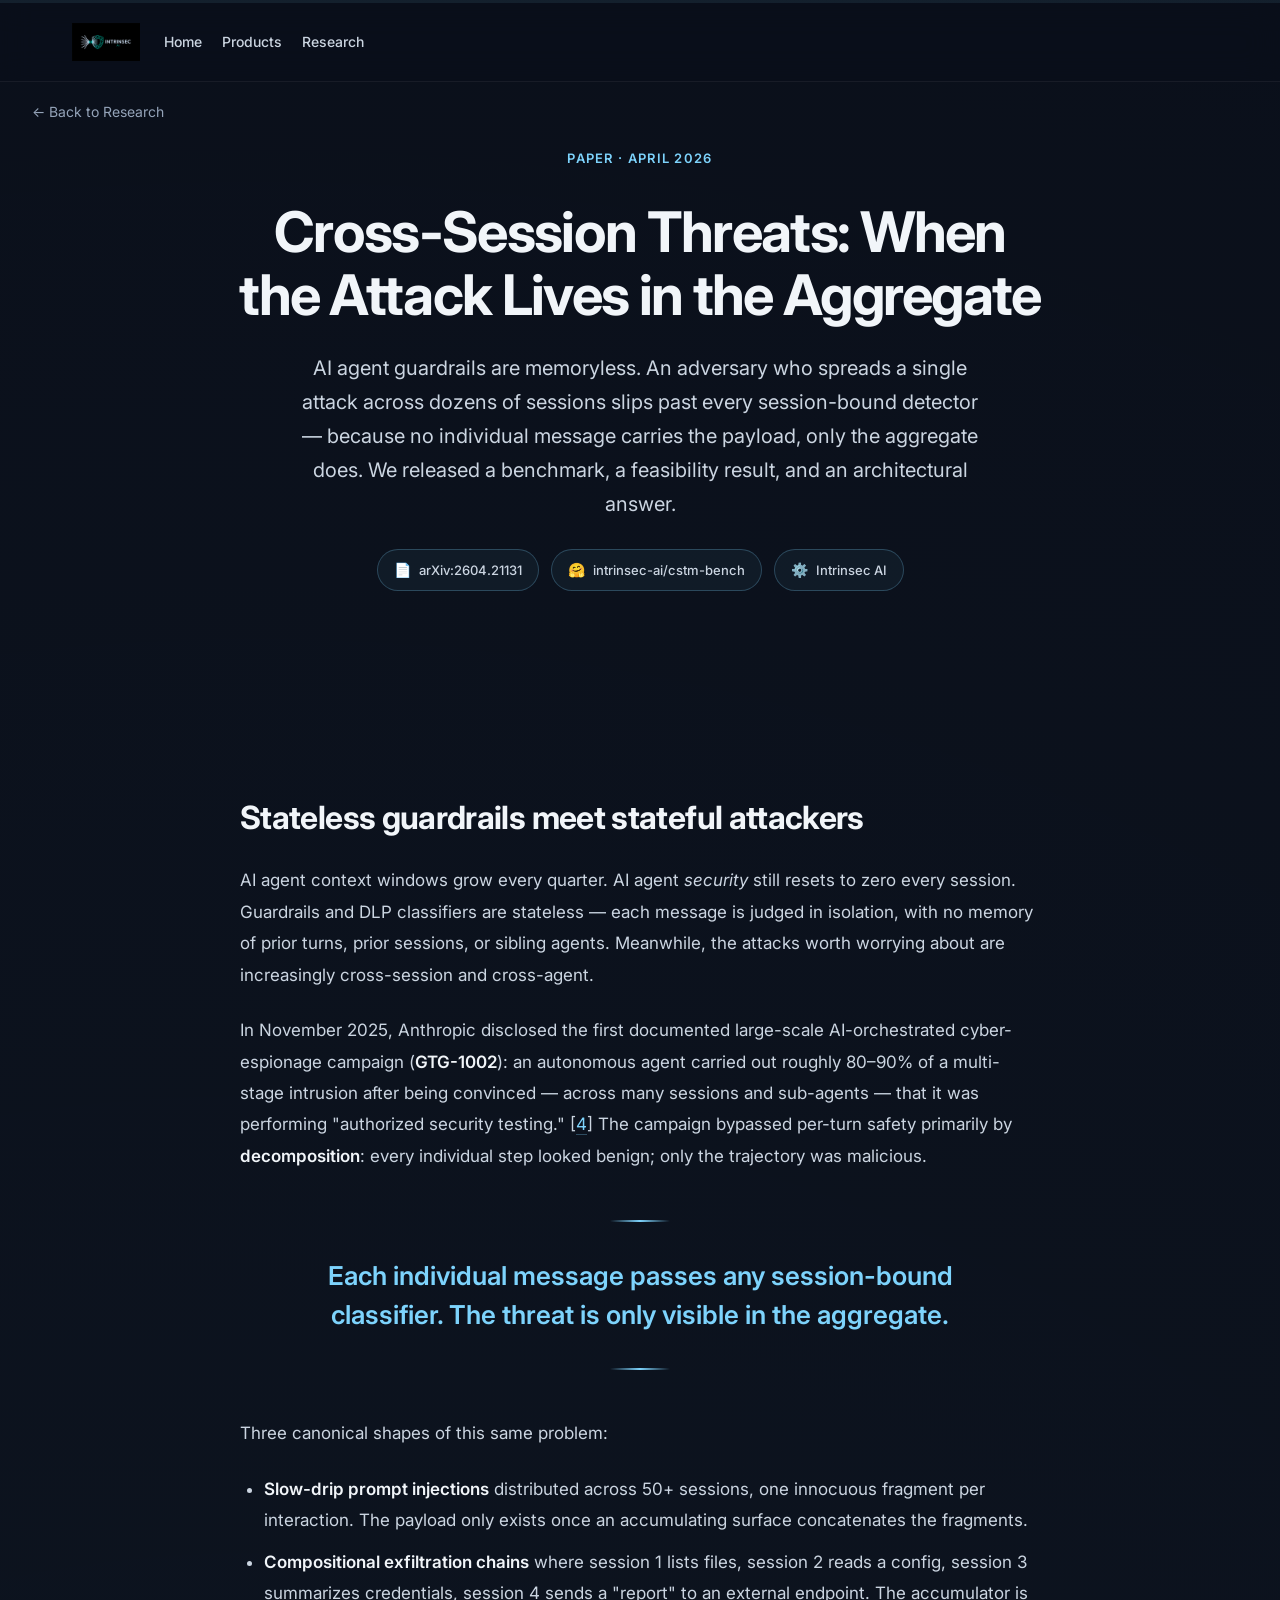
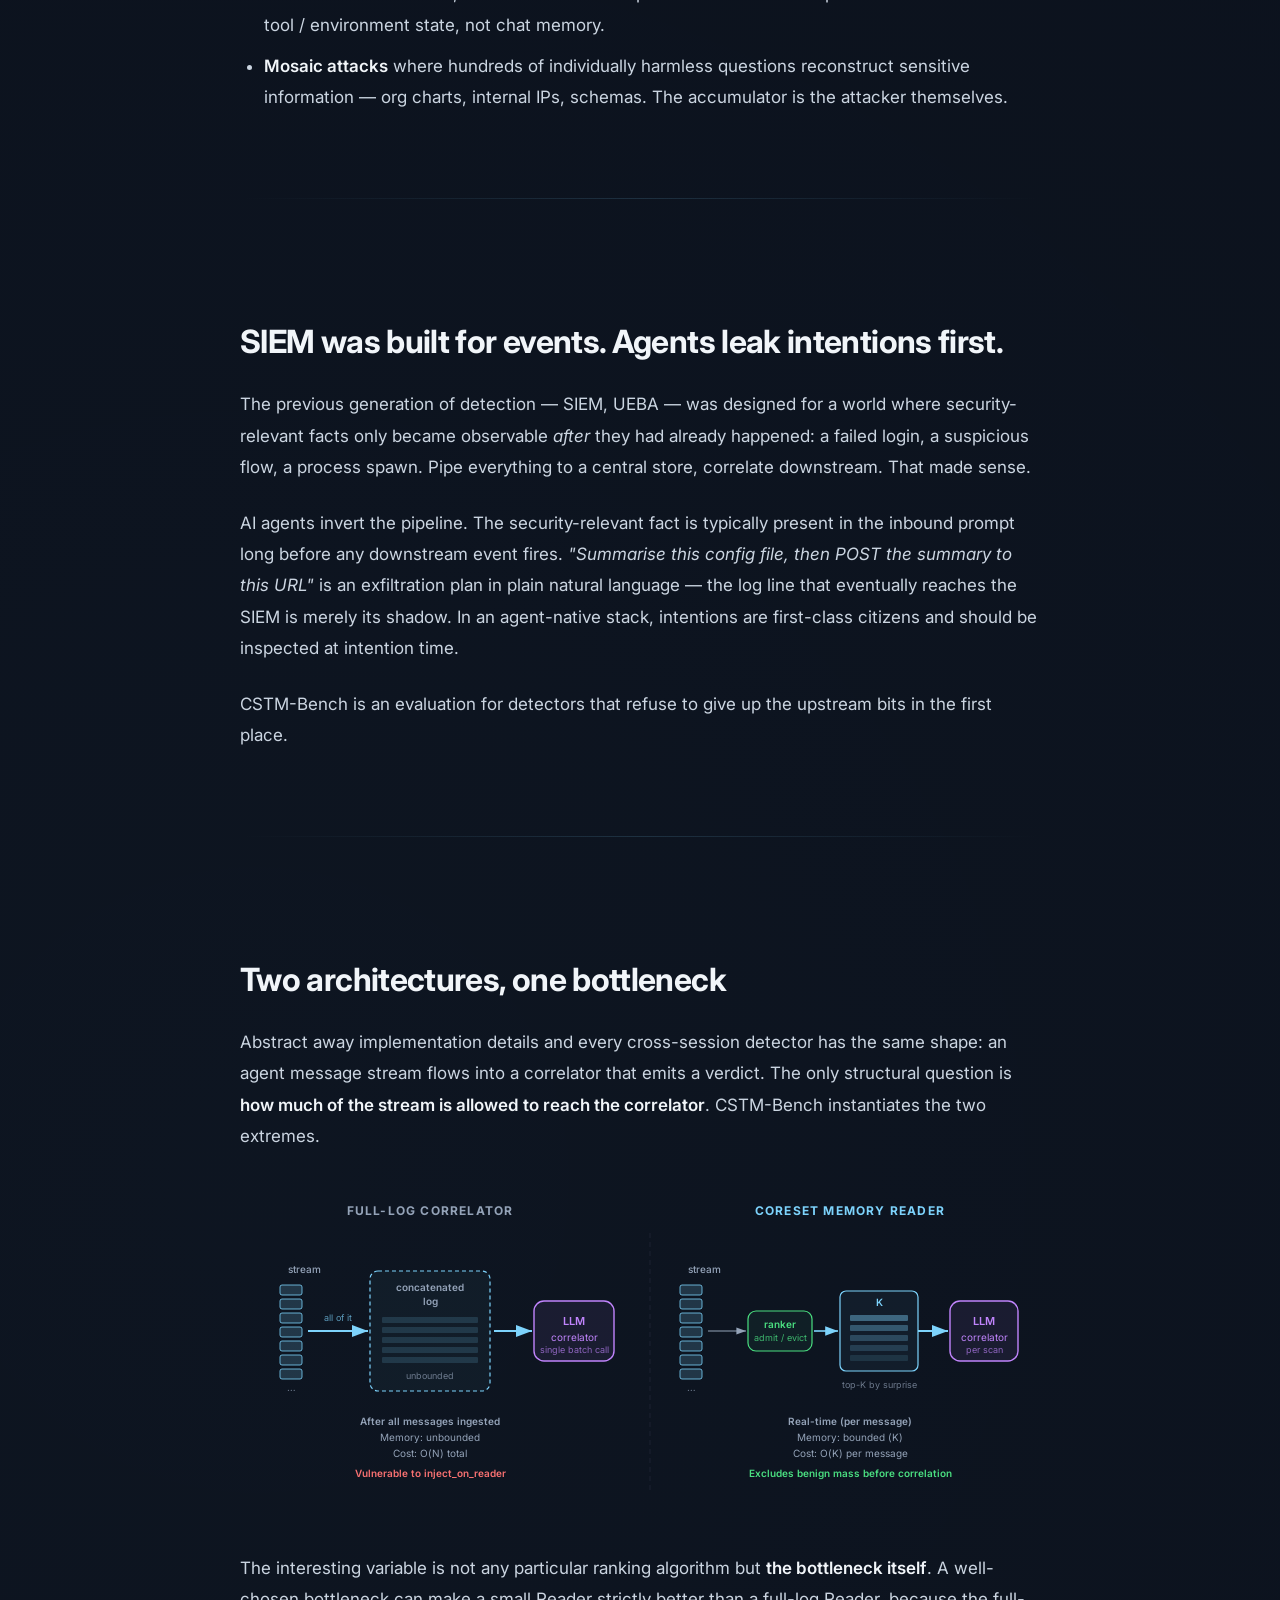
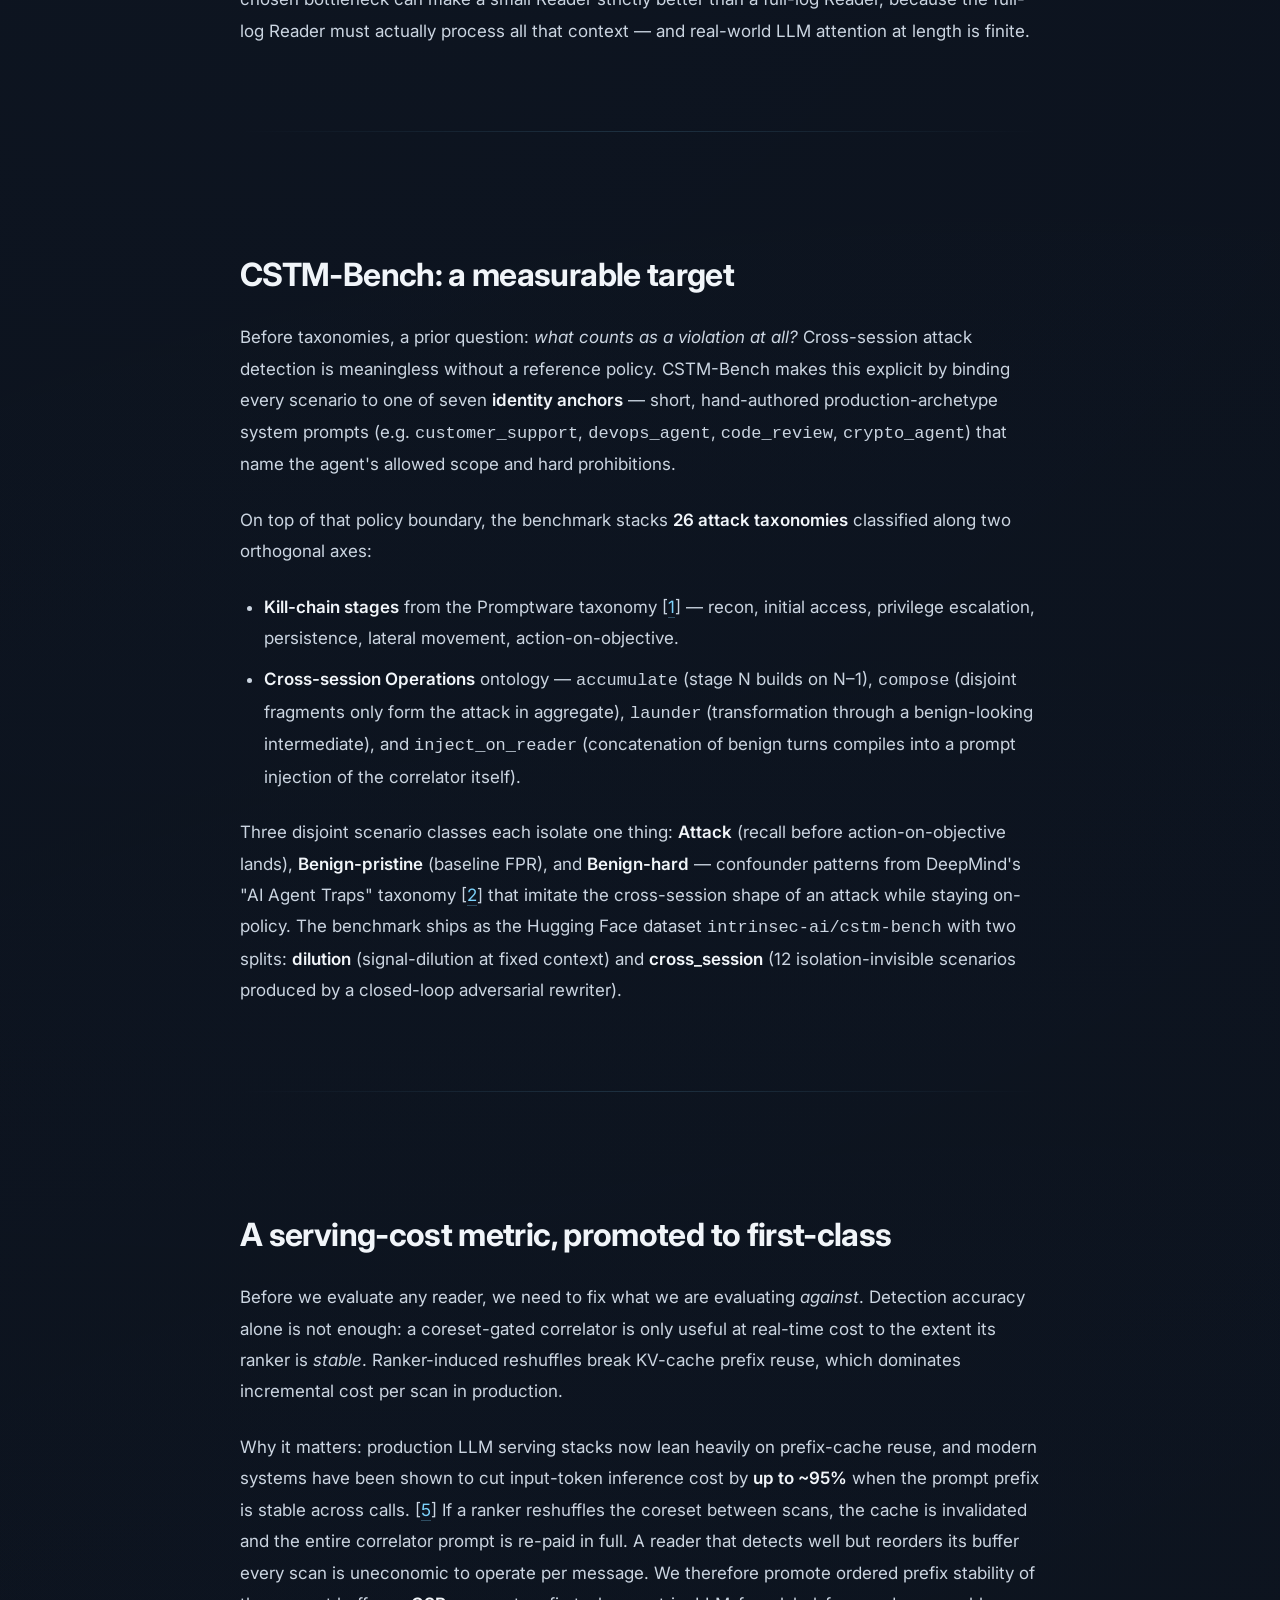
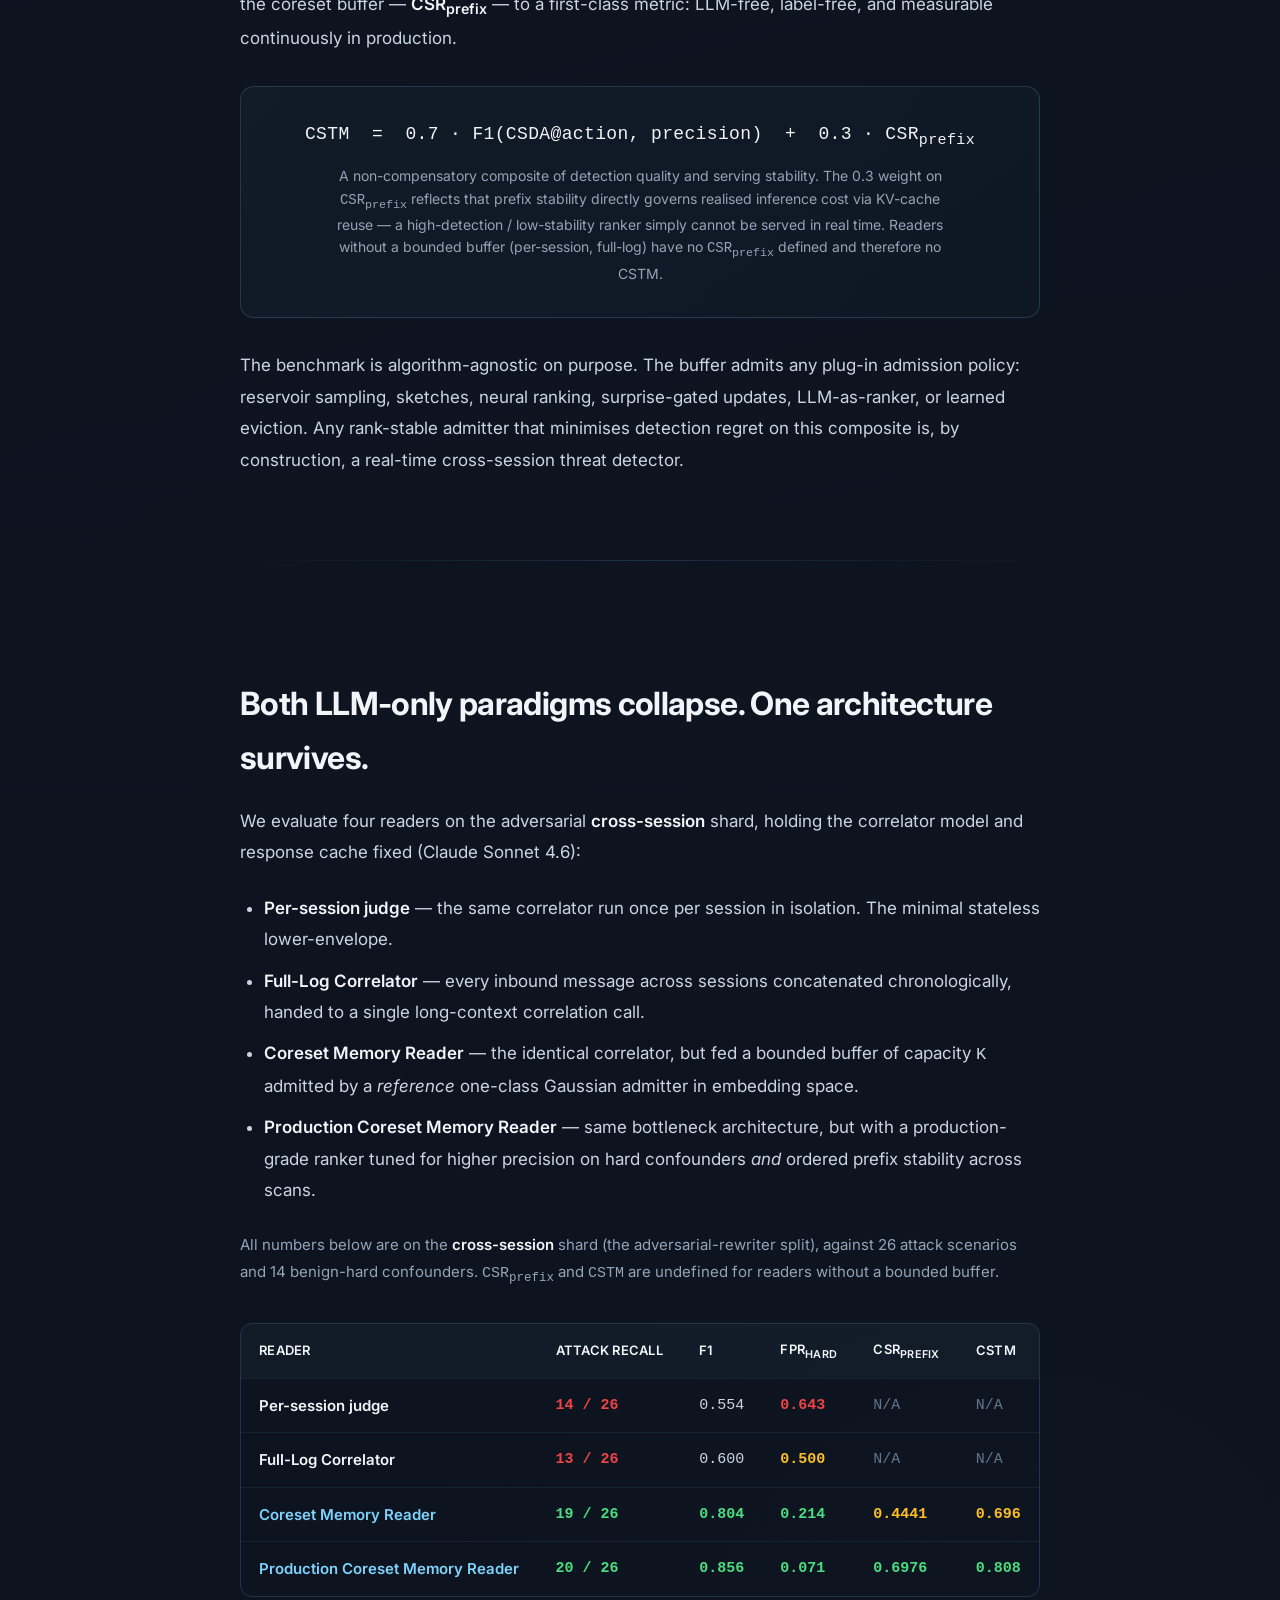
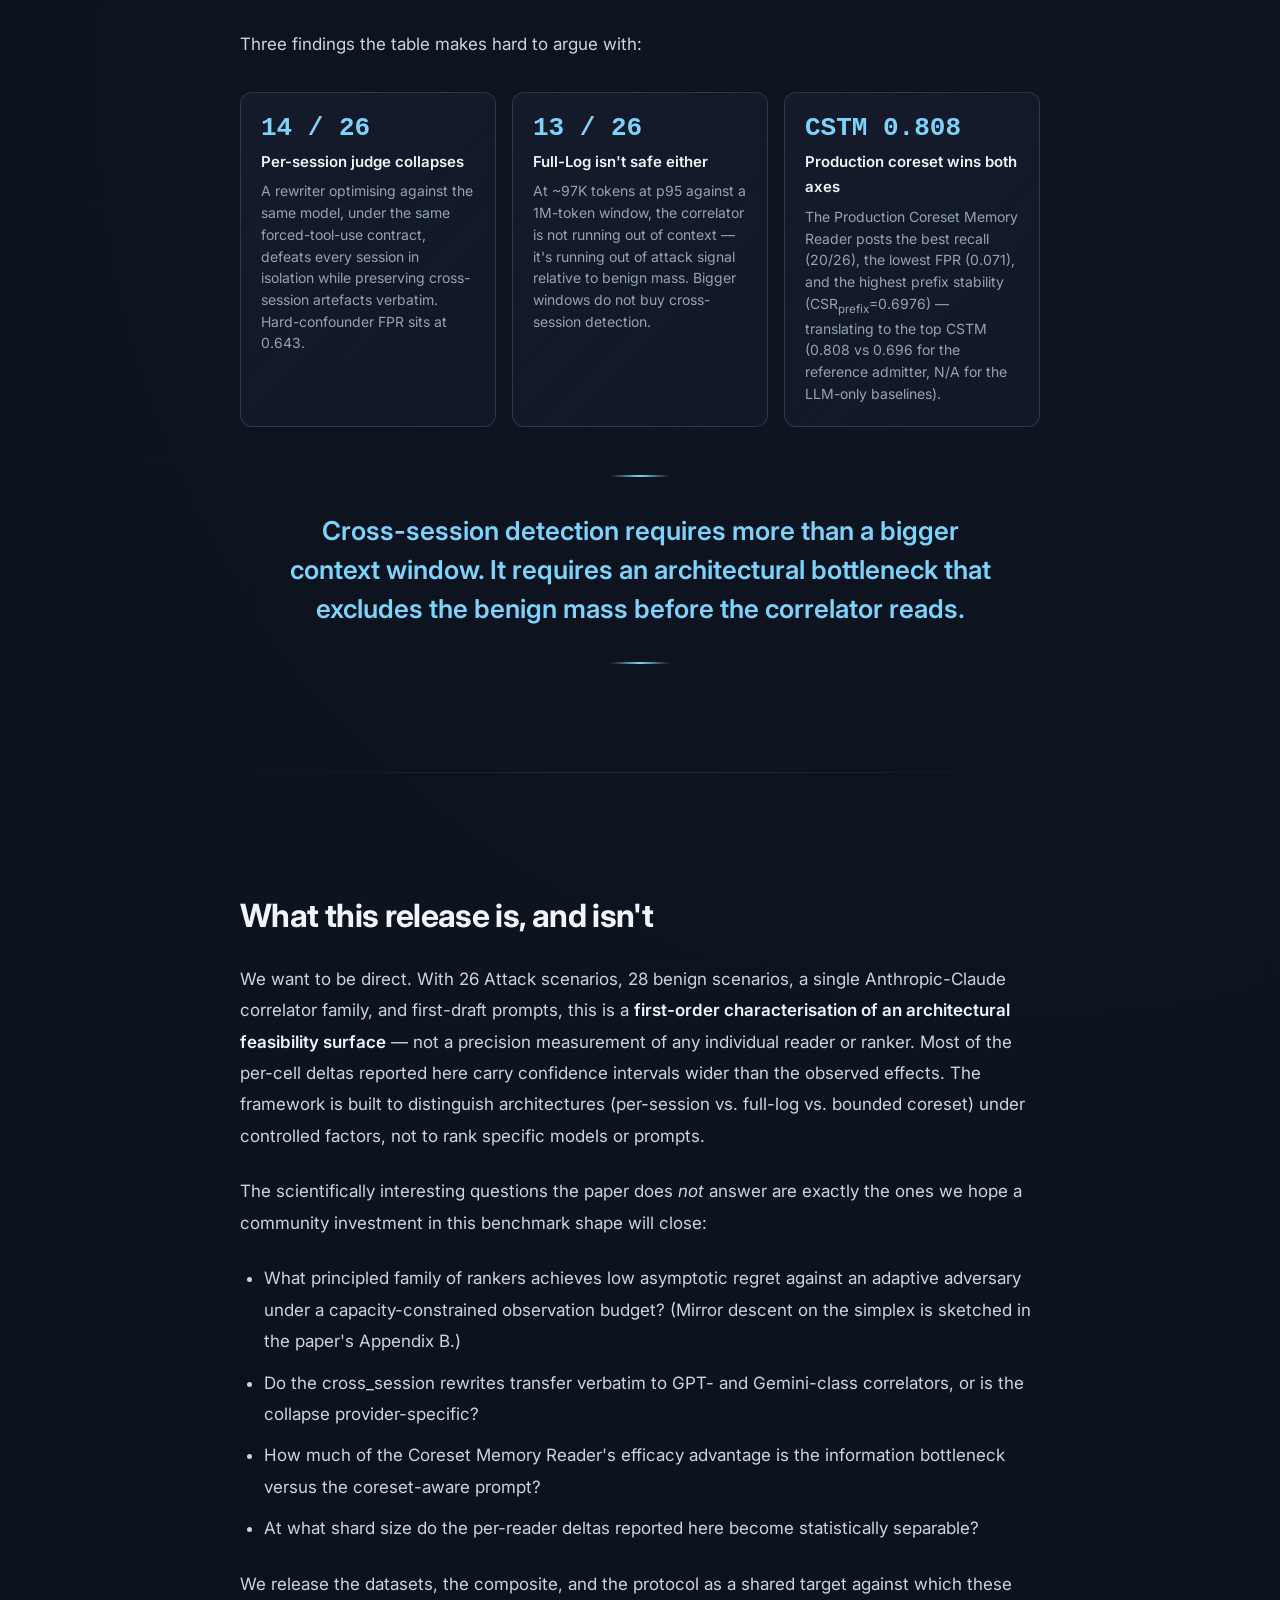
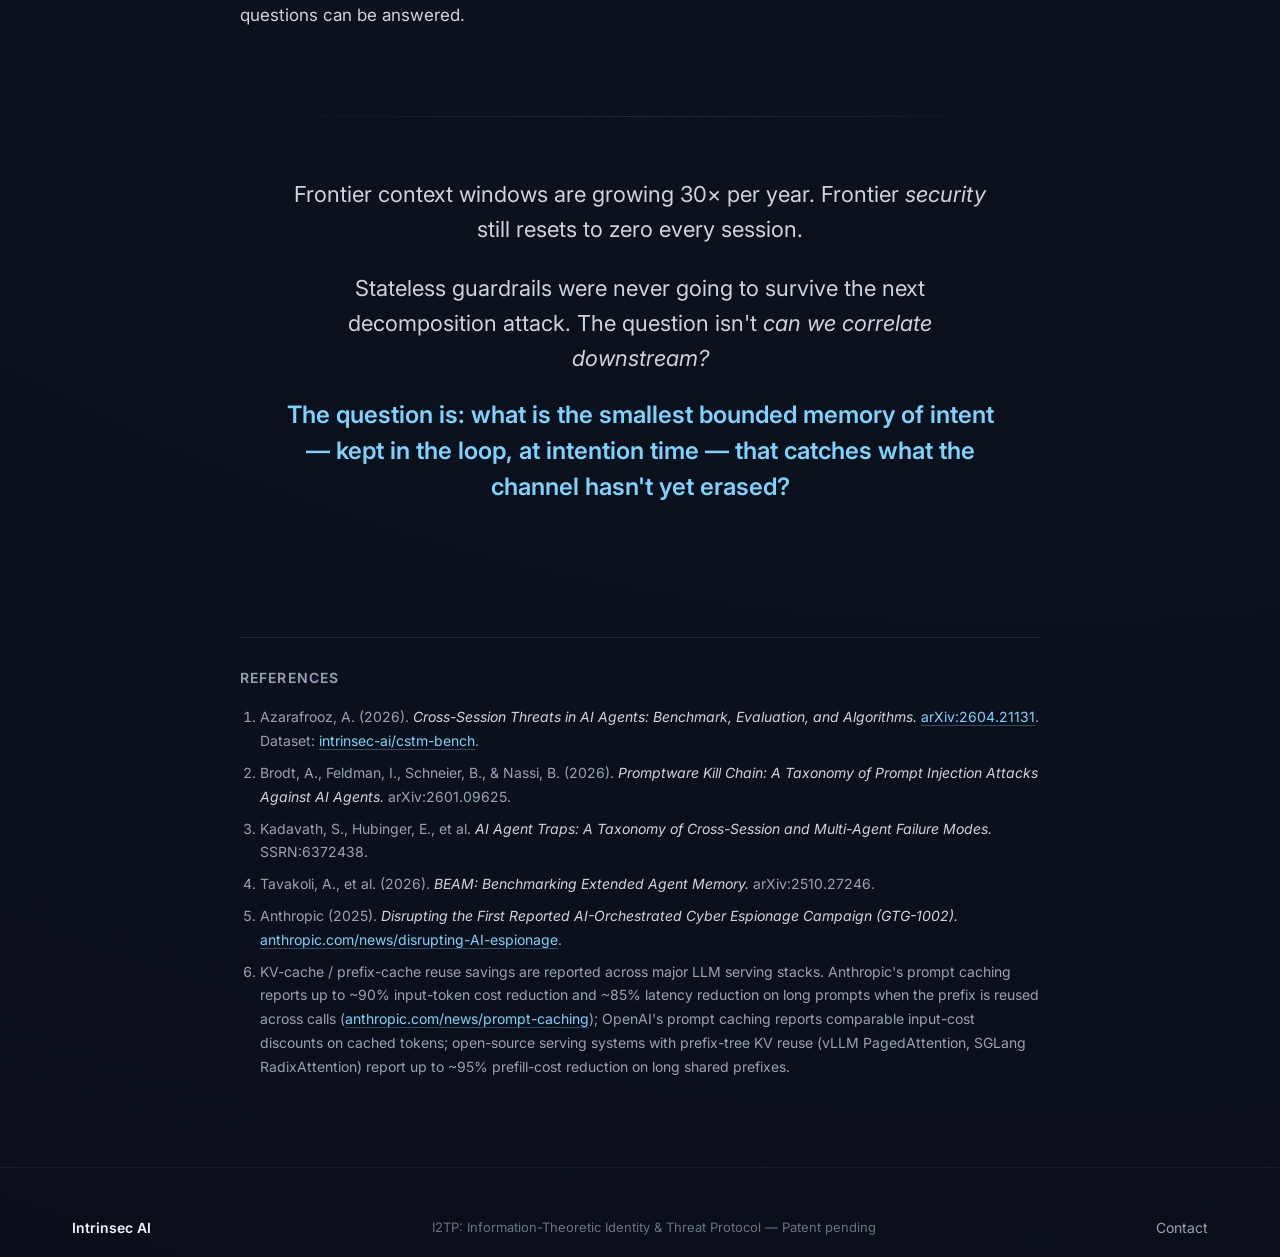
<file: blog/cross-session-threats-cstm-bench.html>
<!DOCTYPE html>
<html lang="en">
<head>
    <meta charset="UTF-8">
    <meta name="viewport" content="width=device-width, initial-scale=1.0">
    <title>Cross-Session Threats: When the Attack Lives in the Aggregate | Intrinsec AI</title>
    <meta name="description" content="AI agent guardrails are memoryless. Attackers spread a single attack across dozens of sessions and slip past every detector. CSTM-Bench frames cross-session threat detection as an information bottleneck and shows that bounded coreset memory is the only architecture that survives adversarial rewriting.">
    <link href="https://fonts.googleapis.com/css2?family=Inter:wght@400;500;600;700&display=swap" rel="stylesheet">
    <script>
        (function () {
            try {
                const savedTheme = localStorage.getItem('theme');
                const theme = savedTheme || 'dark';
                document.documentElement.setAttribute('data-theme', theme);
            } catch (e) {}
        })();
    </script>
    <style>
        * { margin: 0; padding: 0; box-sizing: border-box; }

        :root {
            --navy: #0a0f1a;
            --navy-light: #151b2b;
            --navy-lighter: #1f2937;
            --ice: #7dd3fc;
            --ice-bright: #38bdf8;
            --ice-glow: rgba(125, 211, 252, 0.12);
            --ice-glow-strong: rgba(125, 211, 252, 0.2);
            --text: #f1f5f9;
            --text-secondary: #cbd5e1;
            --text-dim: #94a3b8;
            --text-subtle: #64748b;
            --red: #ef4444;
            --red-glow: rgba(239, 68, 68, 0.15);
            --purple: #c084fc;
            --green: #4ade80;
            --amber: #fbbf24;
        }

        [data-theme="light"] {
            --navy: #ffffff;
            --navy-light: #f8fafc;
            --navy-lighter: #f0f9ff;
            --ice: #0ea5e9;
            --ice-bright: #0284c7;
            --ice-glow: rgba(14, 165, 233, 0.15);
            --ice-glow-strong: rgba(14, 165, 233, 0.25);
            --text: #0c4a6e;
            --text-secondary: #0369a1;
            --text-dim: #0284c7;
            --text-subtle: #38bdf8;
            --red: #dc2626;
            --red-glow: rgba(220, 38, 38, 0.15);
            --purple: #7c3aed;
            --green: #16a34a;
            --amber: #d97706;
        }

        [data-theme="light"] body {
            background: linear-gradient(180deg, #ffffff 0%, #f0f9ff 50%, #e0f2fe 100%);
            background-attachment: fixed;
        }

        body {
            font-family: 'Inter', -apple-system, BlinkMacSystemFont, sans-serif;
            background: var(--navy);
            background-image:
                radial-gradient(circle at 20% 30%, rgba(125, 211, 252, 0.03) 0%, transparent 50%),
                radial-gradient(circle at 80% 70%, rgba(125, 211, 252, 0.03) 0%, transparent 50%);
            color: var(--text);
            line-height: 1.7;
            -webkit-font-smoothing: antialiased;
            -moz-osx-font-smoothing: grayscale;
            overflow-x: hidden;
            max-width: 100%;
            word-wrap: break-word;
        }

        html { scroll-behavior: smooth; }

        /* Progress bar */
        .progress-bar {
            position: fixed;
            top: 0;
            left: 0;
            width: 100%;
            height: 3px;
            z-index: 300;
            background: rgba(125, 211, 252, 0.08);
        }
        .progress-fill {
            height: 100%;
            width: 0%;
            background: linear-gradient(90deg, var(--ice), var(--ice-bright));
            transition: width 0.15s ease-out;
        }

        /* Header */
        header {
            padding: 20px 0;
            position: fixed;
            top: 3px;
            left: 0;
            right: 0;
            background: rgba(10, 15, 26, 0.85);
            backdrop-filter: blur(16px);
            -webkit-backdrop-filter: blur(16px);
            z-index: 200;
            border-bottom: 1px solid rgba(255, 255, 255, 0.06);
            transition: all 0.4s ease;
        }
        [data-theme="light"] header {
            background: rgba(255, 255, 255, 0.92);
            border-bottom: 1px solid rgba(14, 165, 233, 0.15);
            box-shadow: 0 2px 20px rgba(14, 165, 233, 0.08);
        }
        header.scrolled { padding: 12px 0; }
        .header-inner {
            max-width: 1200px;
            margin: 0 auto;
            padding: 0 32px;
            display: flex;
            justify-content: space-between;
            align-items: center;
        }
        .logo {
            font-size: 15px;
            font-weight: 600;
            color: var(--text);
            letter-spacing: -0.02em;
            text-decoration: none;
            transition: color 0.3s ease;
        }
        .logo:hover { color: var(--ice); }
        nav { display: flex; gap: 20px; align-items: center; }
        nav a {
            color: var(--text-secondary);
            text-decoration: none;
            font-size: 0.875rem;
            font-weight: 500;
            transition: color 0.3s ease;
            position: relative;
        }
        nav a::after {
            content: '';
            position: absolute;
            bottom: -4px;
            left: 0;
            width: 0;
            height: 2px;
            background: var(--ice);
            transition: width 0.3s ease;
        }
        nav a:hover { color: var(--ice); }
        nav a:hover::after { width: 100%; }
        nav a.active-link { color: var(--ice); }
        nav a.active-link::after { width: 100%; }
        .theme-toggle {
            background: var(--navy-lighter);
            border: 1px solid rgba(255, 255, 255, 0.1);
            border-radius: 8px;
            padding: 6px 10px;
            cursor: pointer;
            display: flex;
            align-items: center;
            gap: 6px;
            color: var(--text-secondary);
            font-size: 0.8125rem;
            transition: all 0.3s ease;
            font-family: 'Inter', sans-serif;
        }
        [data-theme="light"] .theme-toggle {
            background: #f0f9ff;
            border: 1px solid rgba(14, 165, 233, 0.2);
        }
        .theme-toggle:hover {
            border-color: var(--ice);
            color: var(--ice);
        }

        /* Hero */
        .hero {
            min-height: 75vh;
            display: flex;
            align-items: center;
            justify-content: center;
            text-align: center;
            padding: 140px 32px 80px;
            position: relative;
        }
        .hero-inner {
            max-width: 820px;
            width: 100%;
        }
        .hero-label {
            display: inline-block;
            font-size: 0.8125rem;
            font-weight: 600;
            letter-spacing: 0.1em;
            text-transform: uppercase;
            color: var(--ice);
            margin-bottom: 32px;
            opacity: 0;
            animation: fadeUp 0.8s 0.2s ease forwards;
        }
        .hero h1 {
            font-size: clamp(2.25rem, 5.2vw, 3.5rem);
            font-weight: 700;
            letter-spacing: -0.03em;
            line-height: 1.12;
            color: var(--text);
            margin-bottom: 24px;
            opacity: 0;
            animation: fadeUp 0.8s 0.4s ease forwards;
        }
        .hero-sub {
            font-size: clamp(1.0625rem, 2vw, 1.25rem);
            color: var(--text-secondary);
            max-width: 680px;
            margin: 0 auto 28px;
            line-height: 1.7;
            opacity: 0;
            animation: fadeUp 0.8s 0.6s ease forwards;
        }
        .paper-meta {
            display: flex;
            flex-wrap: wrap;
            gap: 12px;
            justify-content: center;
            opacity: 0;
            animation: fadeUp 0.8s 0.8s ease forwards;
        }
        .paper-pill {
            display: inline-flex;
            align-items: center;
            gap: 8px;
            padding: 8px 16px;
            border-radius: 100px;
            border: 1px solid rgba(125, 211, 252, 0.25);
            background: rgba(125, 211, 252, 0.05);
            color: var(--text-secondary);
            font-size: 0.8125rem;
            font-weight: 500;
            text-decoration: none;
            transition: all 0.3s ease;
        }
        .paper-pill:hover {
            border-color: var(--ice);
            color: var(--ice);
            background: rgba(125, 211, 252, 0.1);
        }
        [data-theme="light"] .paper-pill {
            border-color: rgba(14, 165, 233, 0.3);
            background: rgba(14, 165, 233, 0.05);
        }
        .paper-pill-icon { font-size: 0.875rem; }

        @keyframes fadeUp {
            from { opacity: 0; transform: translateY(24px); }
            to   { opacity: 1; transform: translateY(0); }
        }

        /* Content */
        .content-section {
            padding: 60px 32px;
            position: relative;
        }
        .content-inner {
            max-width: 800px;
            width: 100%;
            margin: 0 auto;
        }
        .content-inner p {
            font-size: 1.0625rem;
            line-height: 1.85;
            color: var(--text-secondary);
            margin-bottom: 24px;
        }
        .content-inner strong { color: var(--text); font-weight: 600; }
        .content-inner em { color: var(--text-secondary); font-style: italic; }
        .content-inner h2 {
            font-size: clamp(1.5rem, 3vw, 2rem);
            font-weight: 700;
            margin: 56px 0 20px;
            color: var(--text);
            letter-spacing: -0.02em;
        }
        .content-inner h3 {
            font-size: 1.1875rem;
            font-weight: 600;
            margin: 40px 0 14px;
            color: var(--text);
            letter-spacing: -0.01em;
        }
        .content-inner a {
            color: var(--ice);
            text-decoration: none;
            border-bottom: 1px solid rgba(125, 211, 252, 0.3);
            transition: border-color 0.3s ease;
        }
        .content-inner a:hover { border-bottom-color: var(--ice); }
        .content-inner ul {
            margin: 0 0 24px 1.5rem;
            color: var(--text-secondary);
            font-size: 1.0625rem;
            line-height: 1.85;
        }
        .content-inner ul li { margin-bottom: 10px; }

        /* Key statement */
        .key-statement {
            font-size: clamp(1.25rem, 2.8vw, 1.625rem) !important;
            font-weight: 600;
            color: var(--ice) !important;
            text-align: center;
            max-width: 720px;
            margin: 48px auto !important;
            line-height: 1.5 !important;
            position: relative;
            padding: 36px 0;
        }
        .key-statement::before,
        .key-statement::after {
            content: '';
            position: absolute;
            left: 50%;
            transform: translateX(-50%);
            width: 60px;
            height: 2px;
            background: linear-gradient(90deg, transparent, var(--ice), transparent);
        }
        .key-statement::before { top: 0; }
        .key-statement::after { bottom: 0; }

        /* Diagrams */
        .diagram-wrapper {
            margin: 40px 0;
            display: flex;
            justify-content: center;
        }
        .diagram-wrapper svg { max-width: 100%; height: auto; }

        /* Markov chain inequality block */
        .formula-block {
            background: linear-gradient(135deg, rgba(125, 211, 252, 0.04) 0%, rgba(125, 211, 252, 0.02) 100%);
            border: 1px solid rgba(125, 211, 252, 0.18);
            border-radius: 14px;
            padding: 32px 28px;
            margin: 32px 0;
            text-align: center;
        }
        [data-theme="light"] .formula-block {
            background: linear-gradient(135deg, rgba(14, 165, 233, 0.05) 0%, rgba(14, 165, 233, 0.02) 100%);
            border-color: rgba(14, 165, 233, 0.2);
        }
        .formula-eq {
            font-family: 'JetBrains Mono', 'Menlo', 'Consolas', monospace;
            font-size: clamp(0.9375rem, 2vw, 1.125rem);
            color: var(--text);
            margin-bottom: 12px;
            letter-spacing: 0.02em;
        }
        .formula-caption {
            font-size: 0.875rem;
            color: var(--text-dim);
            line-height: 1.6;
            max-width: 640px;
            margin: 0 auto;
        }

        /* Results table */
        .results-table-wrap {
            margin: 32px 0;
            overflow-x: auto;
            border: 1px solid rgba(125, 211, 252, 0.18);
            border-radius: 12px;
        }
        [data-theme="light"] .results-table-wrap {
            border-color: rgba(14, 165, 233, 0.2);
        }
        .results-table {
            width: 100%;
            border-collapse: collapse;
            font-size: 0.9375rem;
            min-width: 560px;
        }
        .results-table th, .results-table td {
            padding: 14px 18px;
            text-align: left;
            border-bottom: 1px solid rgba(125, 211, 252, 0.08);
        }
        [data-theme="light"] .results-table th,
        [data-theme="light"] .results-table td {
            border-bottom-color: rgba(14, 165, 233, 0.1);
        }
        .results-table th {
            font-weight: 600;
            color: var(--text);
            background: rgba(125, 211, 252, 0.04);
            font-size: 0.8125rem;
            letter-spacing: 0.02em;
            text-transform: uppercase;
        }
        [data-theme="light"] .results-table th {
            background: rgba(14, 165, 233, 0.06);
        }
        .results-table td { color: var(--text-secondary); }
        .results-table tr:last-child td { border-bottom: none; }
        .results-table .reader-name { font-weight: 600; color: var(--text); }
        .results-table .num { font-family: 'JetBrains Mono', 'Menlo', 'Consolas', monospace; }
        .results-table .num-good { color: var(--green); font-weight: 600; }
        .results-table .num-mid { color: var(--amber); font-weight: 600; }
        .results-table .num-bad { color: var(--red); font-weight: 600; }
        .results-table tr.shard-divider td {
            border-top: 2px solid rgba(125, 211, 252, 0.18);
        }

        /* Three-card layout */
        .findings-grid {
            display: grid;
            grid-template-columns: repeat(auto-fit, minmax(220px, 1fr));
            gap: 16px;
            margin: 32px 0;
        }
        .finding-card {
            background: linear-gradient(135deg, var(--navy-light) 0%, rgba(21, 27, 43, 0.6) 100%);
            border: 1px solid rgba(125, 211, 252, 0.18);
            border-radius: 12px;
            padding: 22px 20px;
            transition: all 0.3s ease;
        }
        [data-theme="light"] .finding-card {
            background: linear-gradient(135deg, #ffffff 0%, #f0f9ff 100%);
            border-color: rgba(14, 165, 233, 0.2);
        }
        .finding-card:hover {
            border-color: rgba(125, 211, 252, 0.4);
            transform: translateY(-2px);
        }
        .finding-num {
            font-family: 'JetBrains Mono', 'Menlo', 'Consolas', monospace;
            font-size: 1.625rem;
            font-weight: 700;
            color: var(--ice);
            line-height: 1;
            margin-bottom: 8px;
        }
        .finding-title {
            font-size: 0.9375rem;
            font-weight: 600;
            color: var(--text);
            margin-bottom: 6px;
        }
        .finding-desc {
            font-size: 0.875rem;
            color: var(--text-dim);
            line-height: 1.55;
        }

        /* References */
        .references {
            margin: 32px 0 0;
            padding: 28px 0 0;
            border-top: 1px solid rgba(125, 211, 252, 0.12);
        }
        .references h3 {
            font-size: 0.875rem !important;
            font-weight: 600 !important;
            text-transform: uppercase;
            letter-spacing: 0.08em;
            color: var(--text-dim) !important;
            margin: 0 0 16px !important;
        }
        .references ol {
            margin: 0 0 0 1.25rem;
            color: var(--text-dim);
            font-size: 0.875rem;
            line-height: 1.7;
        }
        .references ol li { margin-bottom: 8px; }

        /* Closing */
        .closing {
            text-align: center;
            padding: 60px 32px 100px;
        }
        .closing-inner {
            max-width: 720px;
            margin: 0 auto;
        }
        .closing-question {
            font-size: clamp(1.0625rem, 2.2vw, 1.375rem);
            color: var(--text-secondary);
            margin-bottom: 20px;
            line-height: 1.6;
        }
        .closing-answer {
            font-size: clamp(1.1875rem, 2.6vw, 1.5rem);
            font-weight: 600;
            color: var(--ice);
            line-height: 1.5;
        }

        /* Section break */
        .section-break {
            height: 1px;
            background: linear-gradient(90deg, transparent 0%, rgba(125, 211, 252, 0.15) 50%, transparent 100%);
            margin: 0 auto;
            border: none;
            max-width: 800px;
        }

        .back-link {
            display: inline-flex;
            align-items: center;
            gap: 8px;
            color: var(--text-dim);
            text-decoration: none;
            font-size: 0.875rem;
            transition: color 0.3s ease;
            position: absolute;
            top: 100px;
            left: 32px;
            z-index: 50;
        }
        .back-link:hover { color: var(--ice); }

        /* Reveal */
        .reveal {
            opacity: 0;
            transform: translateY(24px);
            transition: opacity 0.7s ease, transform 0.7s ease;
        }
        .reveal.visible {
            opacity: 1;
            transform: translateY(0);
        }
        .reveal-delay-1 { transition-delay: 0.1s; }
        .reveal-delay-2 { transition-delay: 0.2s; }
        .reveal-delay-3 { transition-delay: 0.3s; }

        /* Footer */
        footer {
            padding: 48px 0 28px;
            border-top: 1px solid rgba(255, 255, 255, 0.06);
            background: rgba(0, 0, 0, 0.08);
        }
        [data-theme="light"] footer {
            background: rgba(0, 0, 0, 0.02);
            border-top: 1px solid rgba(0, 0, 0, 0.08);
        }
        .footer-inner {
            max-width: 1200px;
            margin: 0 auto;
            padding: 0 32px;
            display: flex;
            justify-content: space-between;
            align-items: center;
            gap: 16px;
            flex-wrap: wrap;
        }
        .footer-inner a {
            color: var(--text-dim);
            text-decoration: none;
            font-size: 0.875rem;
            transition: color 0.2s ease;
        }
        .footer-inner a:hover { color: var(--ice); }
        .footer-patent { color: var(--text-subtle); font-size: 0.8125rem; }

        /* Responsive */
        @media (max-width: 768px) {
            .hero { padding: 110px 20px 60px; min-height: 60vh; }
            .content-section { padding: 48px 20px; }
            .back-link { left: 20px; top: 88px; }
            .closing { padding: 48px 20px 70px; }
            .header-inner { padding: 0 20px; }
            .footer-inner { padding: 0 20px; }
            .formula-block { padding: 24px 18px; }
            .findings-grid { grid-template-columns: 1fr; }
        }

        @media (prefers-reduced-motion: reduce) {
            .reveal {
                opacity: 1;
                transform: none;
                transition: none;
            }
            .hero-label, .hero h1, .hero-sub, .paper-meta {
                opacity: 1;
                animation: none;
            }
        }
    </style>

    <style>
        /* Brand mark — injected by migrate_blog.py to match the new design system */
        .intr-brand {
            display: inline-flex;
            align-items: center;
            gap: 10px;
            text-decoration: none !important;
            border-bottom: 0 !important;
        }
        .intr-brand-mark {
            height: 38px;
            width: auto;
            display: block;
            filter: invert(1) hue-rotate(180deg) saturate(1.05);
        }
        [data-theme="light"] .intr-brand-mark { filter: none; }
    </style>
</head>
<body>

<!-- Progress bar -->
<div class="progress-bar"><div class="progress-fill" id="progressFill"></div></div>

<!-- Header -->
<header id="mainHeader">
    <div class="header-inner">
        <div style="display:flex; align-items:center; gap:24px;">
            <a href="../index.html" class="logo intr-brand" aria-label="Intrinsec AI home">
                <img src="../intrinsec-ai-logo.png" alt="Intrinsec AI" class="intr-brand-mark">
            </a>
            <nav>
                <a href="../index.html">Home</a>
                <a href="../products.html">Products</a>
                <a href="index.html" aria-current="page">Research</a>
            </nav>
        </div>
    </div>
</header>

<a href="index.html" class="back-link">← Back to Research</a>

<!-- HERO -->
<section class="hero">
    <div class="hero-inner">
        <div class="hero-label">Paper · April 2026</div>
        <h1>Cross-Session Threats: When the Attack Lives in the Aggregate</h1>
        <p class="hero-sub">
            AI agent guardrails are memoryless. An adversary who spreads a single attack across dozens of sessions slips past every session-bound detector — because no individual message carries the payload, only the aggregate does. We released a benchmark, a feasibility result, and an architectural answer.
        </p>
        <div class="paper-meta">
            <a class="paper-pill" href="https://arxiv.org/abs/2604.21131" target="_blank" rel="noopener noreferrer">
                <span class="paper-pill-icon">📄</span>
                arXiv:2604.21131
            </a>
            <a class="paper-pill" href="https://huggingface.co/datasets/intrinsec-ai/cstm-bench" target="_blank" rel="noopener noreferrer">
                <span class="paper-pill-icon">🤗</span>
                intrinsec-ai/cstm-bench
            </a>
            <span class="paper-pill" style="cursor: default;">
                <span class="paper-pill-icon">⚙️</span>
                Intrinsec AI
            </span>
        </div>
    </div>
</section>

<!-- THE PROBLEM -->
<div class="content-section">
    <div class="content-inner">
        <h2 class="reveal">Stateless guardrails meet stateful attackers</h2>

        <p class="reveal">
            AI agent context windows grow every quarter. AI agent <em>security</em> still resets to zero every session. Guardrails and DLP classifiers are stateless — each message is judged in isolation, with no memory of prior turns, prior sessions, or sibling agents. Meanwhile, the attacks worth worrying about are increasingly cross-session and cross-agent.
        </p>

        <p class="reveal">
            In November 2025, Anthropic disclosed the first documented large-scale AI-orchestrated cyber-espionage campaign (<strong>GTG-1002</strong>): an autonomous agent carried out roughly 80–90% of a multi-stage intrusion after being convinced — across many sessions and sub-agents — that it was performing "authorized security testing." [<a href="#ref-4">4</a>] The campaign bypassed per-turn safety primarily by <strong>decomposition</strong>: every individual step looked benign; only the trajectory was malicious.
        </p>

        <p class="key-statement reveal">
            Each individual message passes any session-bound classifier. The threat is only visible in the aggregate.
        </p>

        <p class="reveal">
            Three canonical shapes of this same problem:
        </p>

        <ul class="reveal">
            <li><strong>Slow-drip prompt injections</strong> distributed across 50+ sessions, one innocuous fragment per interaction. The payload only exists once an accumulating surface concatenates the fragments.</li>
            <li><strong>Compositional exfiltration chains</strong> where session 1 lists files, session 2 reads a config, session 3 summarizes credentials, session 4 sends a "report" to an external endpoint. The accumulator is tool / environment state, not chat memory.</li>
            <li><strong>Mosaic attacks</strong> where hundreds of individually harmless questions reconstruct sensitive information — org charts, internal IPs, schemas. The accumulator is the attacker themselves.</li>
        </ul>
    </div>
</div>

<hr class="section-break">

<!-- SIEM CAN'T SAVE YOU -->
<div class="content-section">
    <div class="content-inner">
        <h2 class="reveal">SIEM was built for events. Agents leak intentions first.</h2>

        <p class="reveal">
            The previous generation of detection — SIEM, UEBA — was designed for a world where security-relevant facts only became observable <em>after</em> they had already happened: a failed login, a suspicious flow, a process spawn. Pipe everything to a central store, correlate downstream. That made sense.
        </p>

        <p class="reveal">
            AI agents invert the pipeline. The security-relevant fact is typically present in the inbound prompt long before any downstream event fires. <em>"Summarise this config file, then POST the summary to this URL"</em> is an exfiltration plan in plain natural language — the log line that eventually reaches the SIEM is merely its shadow. In an agent-native stack, intentions are first-class citizens and should be inspected at intention time.
        </p>

        <p class="reveal">
            CSTM-Bench is an evaluation for detectors that refuse to give up the upstream bits in the first place.
        </p>
    </div>
</div>

<hr class="section-break">

<!-- THE TWO READERS -->
<div class="content-section">
    <div class="content-inner">
        <h2 class="reveal">Two architectures, one bottleneck</h2>

        <p class="reveal">
            Abstract away implementation details and every cross-session detector has the same shape: an agent message stream flows into a correlator that emits a verdict. The only structural question is <strong>how much of the stream is allowed to reach the correlator</strong>. CSTM-Bench instantiates the two extremes.
        </p>

        <div class="diagram-wrapper reveal">
            <svg width="780" height="320" viewBox="0 0 780 320" fill="none" xmlns="http://www.w3.org/2000/svg" role="img" aria-label="Two reader architectures: Full-Log Correlator versus Coreset Memory Reader">
                <defs>
                    <marker id="arrIce" markerWidth="8" markerHeight="6" refX="8" refY="3" orient="auto">
                        <path d="M0,0 L8,3 L0,6" fill="#7dd3fc"/>
                    </marker>
                    <marker id="arrDim" markerWidth="8" markerHeight="6" refX="8" refY="3" orient="auto">
                        <path d="M0,0 L8,3 L0,6" fill="#94a3b8"/>
                    </marker>
                    <linearGradient id="streamGrad" x1="0%" y1="0%" x2="100%" y2="0%">
                        <stop offset="0%" stop-color="#7dd3fc" stop-opacity="0.05"/>
                        <stop offset="100%" stop-color="#7dd3fc" stop-opacity="0.4"/>
                    </linearGradient>
                </defs>

                <!-- LEFT: Full-Log -->
                <text x="180" y="22" text-anchor="middle" fill="#94a3b8" font-family="Inter,sans-serif" font-size="12" font-weight="700" letter-spacing="0.1em">FULL-LOG CORRELATOR</text>

                <!-- Stream of messages -->
                <text x="38" y="80" fill="#94a3b8" font-family="Inter,sans-serif" font-size="10" font-weight="500">stream</text>
                <g>
                    <rect x="30" y="92" width="22" height="10" rx="2" fill="rgba(125,211,252,0.18)" stroke="#7dd3fc" stroke-width="0.8"/>
                    <rect x="30" y="106" width="22" height="10" rx="2" fill="rgba(125,211,252,0.18)" stroke="#7dd3fc" stroke-width="0.8"/>
                    <rect x="30" y="120" width="22" height="10" rx="2" fill="rgba(125,211,252,0.18)" stroke="#7dd3fc" stroke-width="0.8"/>
                    <rect x="30" y="134" width="22" height="10" rx="2" fill="rgba(125,211,252,0.18)" stroke="#7dd3fc" stroke-width="0.8"/>
                    <rect x="30" y="148" width="22" height="10" rx="2" fill="rgba(125,211,252,0.18)" stroke="#7dd3fc" stroke-width="0.8"/>
                    <rect x="30" y="162" width="22" height="10" rx="2" fill="rgba(125,211,252,0.18)" stroke="#7dd3fc" stroke-width="0.8"/>
                    <rect x="30" y="176" width="22" height="10" rx="2" fill="rgba(125,211,252,0.18)" stroke="#7dd3fc" stroke-width="0.8"/>
                    <text x="41" y="198" text-anchor="middle" fill="#94a3b8" font-family="Inter,sans-serif" font-size="10" opacity="0.7">…</text>
                </g>

                <!-- All-pass arrow -->
                <line x1="58" y1="138" x2="118" y2="138" stroke="#7dd3fc" stroke-width="2" marker-end="url(#arrIce)"/>
                <text x="88" y="128" text-anchor="middle" fill="#7dd3fc" font-family="Inter,sans-serif" font-size="9" opacity="0.7">all of it</text>

                <!-- Concatenation buffer -->
                <rect x="120" y="78" width="120" height="120" rx="8" fill="rgba(125,211,252,0.04)" stroke="#7dd3fc" stroke-width="1.2" stroke-dasharray="4,3"/>
                <text x="180" y="98" text-anchor="middle" fill="#94a3b8" font-family="Inter,sans-serif" font-size="10" font-weight="600">concatenated</text>
                <text x="180" y="112" text-anchor="middle" fill="#94a3b8" font-family="Inter,sans-serif" font-size="10" font-weight="600">log</text>
                <g>
                    <rect x="132" y="124" width="96" height="6" rx="1" fill="rgba(125,211,252,0.15)"/>
                    <rect x="132" y="134" width="96" height="6" rx="1" fill="rgba(125,211,252,0.15)"/>
                    <rect x="132" y="144" width="96" height="6" rx="1" fill="rgba(125,211,252,0.15)"/>
                    <rect x="132" y="154" width="96" height="6" rx="1" fill="rgba(125,211,252,0.15)"/>
                    <rect x="132" y="164" width="96" height="6" rx="1" fill="rgba(125,211,252,0.15)"/>
                    <text x="180" y="186" text-anchor="middle" fill="#94a3b8" font-family="Inter,sans-serif" font-size="9" opacity="0.7">unbounded</text>
                </g>

                <!-- Arrow to correlator -->
                <line x1="244" y1="138" x2="282" y2="138" stroke="#7dd3fc" stroke-width="2" marker-end="url(#arrIce)"/>

                <!-- Correlator -->
                <rect x="284" y="108" width="80" height="60" rx="10" fill="rgba(192,132,252,0.08)" stroke="#c084fc" stroke-width="1.4"/>
                <text x="324" y="132" text-anchor="middle" fill="#c084fc" font-family="Inter,sans-serif" font-size="11" font-weight="600">LLM</text>
                <text x="324" y="148" text-anchor="middle" fill="#c084fc" font-family="Inter,sans-serif" font-size="10">correlator</text>
                <text x="324" y="160" text-anchor="middle" fill="#c084fc" font-family="Inter,sans-serif" font-size="9" opacity="0.7">single batch call</text>

                <!-- Properties below -->
                <text x="180" y="232" text-anchor="middle" fill="#94a3b8" font-family="Inter,sans-serif" font-size="10" font-weight="600">After all messages ingested</text>
                <text x="180" y="248" text-anchor="middle" fill="#94a3b8" font-family="Inter,sans-serif" font-size="10">Memory: unbounded</text>
                <text x="180" y="264" text-anchor="middle" fill="#94a3b8" font-family="Inter,sans-serif" font-size="10">Cost: O(N) total</text>
                <text x="180" y="284" text-anchor="middle" fill="#f87171" font-family="Inter,sans-serif" font-size="10" font-weight="600">Vulnerable to inject_on_reader</text>

                <!-- DIVIDER -->
                <line x1="400" y1="40" x2="400" y2="300" stroke="#94a3b8" stroke-width="0.6" opacity="0.18" stroke-dasharray="5,4"/>

                <!-- RIGHT: Coreset -->
                <text x="600" y="22" text-anchor="middle" fill="#7dd3fc" font-family="Inter,sans-serif" font-size="12" font-weight="700" letter-spacing="0.1em">CORESET MEMORY READER</text>

                <!-- Stream -->
                <text x="438" y="80" fill="#94a3b8" font-family="Inter,sans-serif" font-size="10" font-weight="500">stream</text>
                <g>
                    <rect x="430" y="92" width="22" height="10" rx="2" fill="rgba(125,211,252,0.18)" stroke="#7dd3fc" stroke-width="0.8"/>
                    <rect x="430" y="106" width="22" height="10" rx="2" fill="rgba(125,211,252,0.18)" stroke="#7dd3fc" stroke-width="0.8"/>
                    <rect x="430" y="120" width="22" height="10" rx="2" fill="rgba(125,211,252,0.18)" stroke="#7dd3fc" stroke-width="0.8"/>
                    <rect x="430" y="134" width="22" height="10" rx="2" fill="rgba(125,211,252,0.18)" stroke="#7dd3fc" stroke-width="0.8"/>
                    <rect x="430" y="148" width="22" height="10" rx="2" fill="rgba(125,211,252,0.18)" stroke="#7dd3fc" stroke-width="0.8"/>
                    <rect x="430" y="162" width="22" height="10" rx="2" fill="rgba(125,211,252,0.18)" stroke="#7dd3fc" stroke-width="0.8"/>
                    <rect x="430" y="176" width="22" height="10" rx="2" fill="rgba(125,211,252,0.18)" stroke="#7dd3fc" stroke-width="0.8"/>
                    <text x="441" y="198" text-anchor="middle" fill="#94a3b8" font-family="Inter,sans-serif" font-size="10" opacity="0.7">…</text>
                </g>

                <!-- Bottleneck -->
                <line x1="458" y1="138" x2="496" y2="138" stroke="#94a3b8" stroke-width="1.2" marker-end="url(#arrDim)"/>

                <!-- Ranker -->
                <rect x="498" y="118" width="64" height="40" rx="8" fill="rgba(74,222,128,0.06)" stroke="#4ade80" stroke-width="1.2"/>
                <text x="530" y="135" text-anchor="middle" fill="#4ade80" font-family="Inter,sans-serif" font-size="10" font-weight="600">ranker</text>
                <text x="530" y="148" text-anchor="middle" fill="#4ade80" font-family="Inter,sans-serif" font-size="9" opacity="0.8">admit / evict</text>

                <line x1="564" y1="138" x2="588" y2="138" stroke="#7dd3fc" stroke-width="1.6" marker-end="url(#arrIce)"/>

                <!-- Bounded buffer -->
                <rect x="590" y="98" width="78" height="80" rx="6" fill="rgba(125,211,252,0.05)" stroke="#7dd3fc" stroke-width="1.2"/>
                <text x="629" y="113" text-anchor="middle" fill="#7dd3fc" font-family="Inter,sans-serif" font-size="10" font-weight="600">K</text>
                <g>
                    <rect x="600" y="122" width="58" height="6" rx="1" fill="rgba(125,211,252,0.4)"/>
                    <rect x="600" y="132" width="58" height="6" rx="1" fill="rgba(125,211,252,0.32)"/>
                    <rect x="600" y="142" width="58" height="6" rx="1" fill="rgba(125,211,252,0.24)"/>
                    <rect x="600" y="152" width="58" height="6" rx="1" fill="rgba(125,211,252,0.18)"/>
                    <rect x="600" y="162" width="58" height="6" rx="1" fill="rgba(125,211,252,0.12)"/>
                </g>
                <text x="629" y="195" text-anchor="middle" fill="#94a3b8" font-family="Inter,sans-serif" font-size="9" opacity="0.7">top-K by surprise</text>

                <line x1="668" y1="138" x2="698" y2="138" stroke="#7dd3fc" stroke-width="2" marker-end="url(#arrIce)"/>

                <!-- Correlator -->
                <rect x="700" y="108" width="68" height="60" rx="10" fill="rgba(192,132,252,0.08)" stroke="#c084fc" stroke-width="1.4"/>
                <text x="734" y="132" text-anchor="middle" fill="#c084fc" font-family="Inter,sans-serif" font-size="11" font-weight="600">LLM</text>
                <text x="734" y="148" text-anchor="middle" fill="#c084fc" font-family="Inter,sans-serif" font-size="10">correlator</text>
                <text x="734" y="160" text-anchor="middle" fill="#c084fc" font-family="Inter,sans-serif" font-size="9" opacity="0.7">per scan</text>

                <!-- Properties below -->
                <text x="600" y="232" text-anchor="middle" fill="#94a3b8" font-family="Inter,sans-serif" font-size="10" font-weight="600">Real-time (per message)</text>
                <text x="600" y="248" text-anchor="middle" fill="#94a3b8" font-family="Inter,sans-serif" font-size="10">Memory: bounded (K)</text>
                <text x="600" y="264" text-anchor="middle" fill="#94a3b8" font-family="Inter,sans-serif" font-size="10">Cost: O(K) per message</text>
                <text x="600" y="284" text-anchor="middle" fill="#4ade80" font-family="Inter,sans-serif" font-size="10" font-weight="600">Excludes benign mass before correlation</text>
            </svg>
        </div>

        <p class="reveal">
            The interesting variable is not any particular ranking algorithm but <strong>the bottleneck itself</strong>. A well-chosen bottleneck can make a small Reader strictly better than a full-log Reader, because the full-log Reader must actually process all that context — and real-world LLM attention at length is finite.
        </p>
    </div>
</div>

<hr class="section-break">

<!-- THE BENCHMARK -->
<div class="content-section">
    <div class="content-inner">
        <h2 class="reveal">CSTM-Bench: a measurable target</h2>

        <p class="reveal">
            Before taxonomies, a prior question: <em>what counts as a violation at all?</em> Cross-session attack detection is meaningless without a reference policy. CSTM-Bench makes this explicit by binding every scenario to one of seven <strong>identity anchors</strong> — short, hand-authored production-archetype system prompts (e.g. <code>customer_support</code>, <code>devops_agent</code>, <code>code_review</code>, <code>crypto_agent</code>) that name the agent's allowed scope and hard prohibitions.
        </p>

        <p class="reveal">
            On top of that policy boundary, the benchmark stacks <strong>26 attack taxonomies</strong> classified along two orthogonal axes:
        </p>

        <ul class="reveal">
            <li><strong>Kill-chain stages</strong> from the Promptware taxonomy [<a href="#ref-1">1</a>] — recon, initial access, privilege escalation, persistence, lateral movement, action-on-objective.</li>
            <li><strong>Cross-session Operations</strong> ontology — <code>accumulate</code> (stage N builds on N–1), <code>compose</code> (disjoint fragments only form the attack in aggregate), <code>launder</code> (transformation through a benign-looking intermediate), and <code>inject_on_reader</code> (concatenation of benign turns compiles into a prompt injection of the correlator itself).</li>
        </ul>

        <p class="reveal">
            Three disjoint scenario classes each isolate one thing: <strong>Attack</strong> (recall before action-on-objective lands), <strong>Benign-pristine</strong> (baseline FPR), and <strong>Benign-hard</strong> — confounder patterns from DeepMind's "AI Agent Traps" taxonomy [<a href="#ref-2">2</a>] that imitate the cross-session shape of an attack while staying on-policy. The benchmark ships as the Hugging Face dataset <code>intrinsec-ai/cstm-bench</code> with two splits: <strong>dilution</strong> (signal-dilution at fixed context) and <strong>cross_session</strong> (12 isolation-invisible scenarios produced by a closed-loop adversarial rewriter).
        </p>
    </div>
</div>

<hr class="section-break">

<!-- THE COST METRIC -->
<div class="content-section">
    <div class="content-inner">
        <h2 class="reveal">A serving-cost metric, promoted to first-class</h2>

        <p class="reveal">
            Before we evaluate any reader, we need to fix what we are evaluating <em>against</em>. Detection accuracy alone is not enough: a coreset-gated correlator is only useful at real-time cost to the extent its ranker is <em>stable</em>. Ranker-induced reshuffles break KV-cache prefix reuse, which dominates incremental cost per scan in production.
        </p>

        <p class="reveal">
            Why it matters: production LLM serving stacks now lean heavily on prefix-cache reuse, and modern systems have been shown to cut input-token inference cost by <strong>up to ~95%</strong> when the prompt prefix is stable across calls. [<a href="#ref-5">5</a>] If a ranker reshuffles the coreset between scans, the cache is invalidated and the entire correlator prompt is re-paid in full. A reader that detects well but reorders its buffer every scan is uneconomic to operate per message. We therefore promote ordered prefix stability of the coreset buffer — <strong>CSR<sub>prefix</sub></strong> — to a first-class metric: LLM-free, label-free, and measurable continuously in production.
        </p>

        <div class="formula-block reveal">
            <div class="formula-eq">CSTM &nbsp;=&nbsp; 0.7 · F1(CSDA@action, precision) &nbsp;+&nbsp; 0.3 · CSR<sub>prefix</sub></div>
            <div class="formula-caption">
                A non-compensatory composite of detection quality and serving stability. The 0.3 weight on <code>CSR<sub>prefix</sub></code> reflects that prefix stability directly governs realised inference cost via KV-cache reuse — a high-detection / low-stability ranker simply cannot be served in real time. Readers without a bounded buffer (per-session, full-log) have no <code>CSR<sub>prefix</sub></code> defined and therefore no CSTM.
            </div>
        </div>

        <p class="reveal">
            The benchmark is algorithm-agnostic on purpose. The buffer admits any plug-in admission policy: reservoir sampling, sketches, neural ranking, surprise-gated updates, LLM-as-ranker, or learned eviction. Any rank-stable admitter that minimises detection regret on this composite is, by construction, a real-time cross-session threat detector.
        </p>
    </div>
</div>

<hr class="section-break">

<!-- HEADLINE RESULTS -->
<div class="content-section">
    <div class="content-inner">
        <h2 class="reveal">Both LLM-only paradigms collapse. One architecture survives.</h2>

        <p class="reveal">
            We evaluate four readers on the adversarial <strong>cross-session</strong> shard, holding the correlator model and response cache fixed (Claude Sonnet 4.6):
        </p>

        <ul class="reveal">
            <li><strong>Per-session judge</strong> — the same correlator run once per session in isolation. The minimal stateless lower-envelope.</li>
            <li><strong>Full-Log Correlator</strong> — every inbound message across sessions concatenated chronologically, handed to a single long-context correlation call.</li>
            <li><strong>Coreset Memory Reader</strong> — the identical correlator, but fed a bounded buffer of capacity <code>K</code> admitted by a <em>reference</em> one-class Gaussian admitter in embedding space.</li>
            <li><strong>Production Coreset Memory Reader</strong> — same bottleneck architecture, but with a production-grade ranker tuned for higher precision on hard confounders <em>and</em> ordered prefix stability across scans.</li>
        </ul>

        <p class="reveal" style="font-size: 0.9375rem; color: var(--text-dim); margin-top: 8px;">
            All numbers below are on the <strong>cross-session</strong> shard (the adversarial-rewriter split), against 26 attack scenarios and 14 benign-hard confounders. <code>CSR<sub>prefix</sub></code> and <code>CSTM</code> are undefined for readers without a bounded buffer.
        </p>

        <div class="results-table-wrap reveal">
            <table class="results-table">
                <thead>
                    <tr>
                        <th>Reader</th>
                        <th>Attack recall</th>
                        <th>F1</th>
                        <th>FPR<sub>hard</sub></th>
                        <th>CSR<sub>prefix</sub></th>
                        <th>CSTM</th>
                    </tr>
                </thead>
                <tbody>
                    <tr>
                        <td class="reader-name">Per-session judge</td>
                        <td class="num num-bad">14 / 26</td>
                        <td class="num">0.554</td>
                        <td class="num num-bad">0.643</td>
                        <td class="num" style="color: var(--text-subtle);">N/A</td>
                        <td class="num" style="color: var(--text-subtle);">N/A</td>
                    </tr>
                    <tr>
                        <td class="reader-name">Full-Log Correlator</td>
                        <td class="num num-bad">13 / 26</td>
                        <td class="num">0.600</td>
                        <td class="num num-mid">0.500</td>
                        <td class="num" style="color: var(--text-subtle);">N/A</td>
                        <td class="num" style="color: var(--text-subtle);">N/A</td>
                    </tr>
                    <tr>
                        <td class="reader-name" style="color: var(--ice);">Coreset Memory Reader</td>
                        <td class="num num-good">19 / 26</td>
                        <td class="num num-good">0.804</td>
                        <td class="num num-good">0.214</td>
                        <td class="num num-mid">0.4441</td>
                        <td class="num num-mid">0.696</td>
                    </tr>
                    <tr>
                        <td class="reader-name" style="color: var(--ice);">Production Coreset Memory Reader</td>
                        <td class="num num-good">20 / 26</td>
                        <td class="num num-good">0.856</td>
                        <td class="num num-good">0.071</td>
                        <td class="num num-good">0.6976</td>
                        <td class="num num-good">0.808</td>
                    </tr>
                </tbody>
            </table>
        </div>

        <p class="reveal">
            Three findings the table makes hard to argue with:
        </p>

        <div class="findings-grid reveal">
            <div class="finding-card">
                <div class="finding-num">14 / 26</div>
                <div class="finding-title">Per-session judge collapses</div>
                <div class="finding-desc">
                    A rewriter optimising against the same model, under the same forced-tool-use contract, defeats every session in isolation while preserving cross-session artefacts verbatim. Hard-confounder FPR sits at 0.643.
                </div>
            </div>
            <div class="finding-card">
                <div class="finding-num">13 / 26</div>
                <div class="finding-title">Full-Log isn't safe either</div>
                <div class="finding-desc">
                    At ~97K tokens at p95 against a 1M-token window, the correlator is not running out of context — it's running out of attack signal relative to benign mass. Bigger windows do not buy cross-session detection.
                </div>
            </div>
            <div class="finding-card">
                <div class="finding-num">CSTM 0.808</div>
                <div class="finding-title">Production coreset wins both axes</div>
                <div class="finding-desc">
                    The Production Coreset Memory Reader posts the best recall (20/26), the lowest FPR (0.071), and the highest prefix stability (CSR<sub>prefix</sub>=0.6976) — translating to the top CSTM (0.808 vs 0.696 for the reference admitter, N/A for the LLM-only baselines).
                </div>
            </div>
        </div>

        <p class="key-statement reveal">
            Cross-session detection requires more than a bigger context window. It requires an architectural bottleneck that excludes the benign mass before the correlator reads.
        </p>
    </div>
</div>

<hr class="section-break">

<!-- WHAT THIS IS / ISN'T -->
<div class="content-section">
    <div class="content-inner">
        <h2 class="reveal">What this release is, and isn't</h2>

        <p class="reveal">
            We want to be direct. With 26 Attack scenarios, 28 benign scenarios, a single Anthropic-Claude correlator family, and first-draft prompts, this is a <strong>first-order characterisation of an architectural feasibility surface</strong> — not a precision measurement of any individual reader or ranker. Most of the per-cell deltas reported here carry confidence intervals wider than the observed effects. The framework is built to distinguish architectures (per-session vs. full-log vs. bounded coreset) under controlled factors, not to rank specific models or prompts.
        </p>

        <p class="reveal">
            The scientifically interesting questions the paper does <em>not</em> answer are exactly the ones we hope a community investment in this benchmark shape will close:
        </p>

        <ul class="reveal">
            <li>What principled family of rankers achieves low asymptotic regret against an adaptive adversary under a capacity-constrained observation budget? (Mirror descent on the simplex is sketched in the paper's Appendix B.)</li>
            <li>Do the cross_session rewrites transfer verbatim to GPT- and Gemini-class correlators, or is the collapse provider-specific?</li>
            <li>How much of the Coreset Memory Reader's efficacy advantage is the information bottleneck versus the coreset-aware prompt?</li>
            <li>At what shard size do the per-reader deltas reported here become statistically separable?</li>
        </ul>

        <p class="reveal">
            We release the datasets, the composite, and the protocol as a shared target against which these questions can be answered.
        </p>
    </div>
</div>

<hr class="section-break">

<!-- CLOSING -->
<section class="closing">
    <div class="closing-inner">
        <p class="closing-question reveal">
            Frontier context windows are growing 30× per year. Frontier <em>security</em> still resets to zero every session.
        </p>
        <p class="closing-question reveal reveal-delay-1" style="margin-top: 24px;">
            Stateless guardrails were never going to survive the next decomposition attack. The question isn't <em>can we correlate downstream?</em>
        </p>
        <p class="closing-answer reveal reveal-delay-2">
            The question is: what is the smallest bounded memory of intent — kept in the loop, at intention time — that catches what the channel hasn't yet erased?
        </p>
    </div>
</section>

<!-- REFERENCES -->
<div class="content-section" style="padding-top: 0; padding-bottom: 80px;">
    <div class="content-inner">
        <div class="references">
            <h3>References</h3>
            <ol>
                <li id="ref-paper">Azarafrooz, A. (2026). <em>Cross-Session Threats in AI Agents: Benchmark, Evaluation, and Algorithms.</em> <a href="https://arxiv.org/abs/2604.21131" target="_blank" rel="noopener noreferrer">arXiv:2604.21131</a>. Dataset: <a href="https://huggingface.co/datasets/intrinsec-ai/cstm-bench" target="_blank" rel="noopener noreferrer">intrinsec-ai/cstm-bench</a>.</li>
                <li id="ref-1">Brodt, A., Feldman, I., Schneier, B., &amp; Nassi, B. (2026). <em>Promptware Kill Chain: A Taxonomy of Prompt Injection Attacks Against AI Agents.</em> arXiv:2601.09625.</li>
                <li id="ref-2">Kadavath, S., Hubinger, E., et al. <em>AI Agent Traps: A Taxonomy of Cross-Session and Multi-Agent Failure Modes.</em> SSRN:6372438.</li>
                <li id="ref-3">Tavakoli, A., et al. (2026). <em>BEAM: Benchmarking Extended Agent Memory.</em> arXiv:2510.27246.</li>
                <li id="ref-4">Anthropic (2025). <em>Disrupting the First Reported AI-Orchestrated Cyber Espionage Campaign (GTG-1002).</em> <a href="https://www.anthropic.com/news/disrupting-AI-espionage" target="_blank" rel="noopener noreferrer">anthropic.com/news/disrupting-AI-espionage</a>.</li>
                <li id="ref-5">KV-cache / prefix-cache reuse savings are reported across major LLM serving stacks. Anthropic's prompt caching reports up to ~90% input-token cost reduction and ~85% latency reduction on long prompts when the prefix is reused across calls (<a href="https://www.anthropic.com/news/prompt-caching" target="_blank" rel="noopener noreferrer">anthropic.com/news/prompt-caching</a>); OpenAI's prompt caching reports comparable input-cost discounts on cached tokens; open-source serving systems with prefix-tree KV reuse (vLLM PagedAttention, SGLang RadixAttention) report up to ~95% prefill-cost reduction on long shared prefixes.</li>
            </ol>
        </div>
    </div>
</div>

<footer>
    <div class="footer-inner">
        <a href="../index.html" style="font-weight: 600; color: var(--text);">Intrinsec AI</a>
        <p class="footer-patent">I2TP: Information-Theoretic Identity &amp; Threat Protocol — Patent pending</p>
        <a href="mailto:ari.azarafrooz@intrinsec.ai">Contact</a>
    </div>
</footer>

<script>
(function() {
    const themeToggle = document.getElementById('themeToggle');
    const themeIcon = document.getElementById('themeIcon');
    const themeText = document.getElementById('themeText');
    const savedTheme = 'dark';
    document.documentElement.setAttribute('data-theme', savedTheme);
    if (themeIcon && themeText) updateThemeUI(savedTheme);

    function updateThemeUI(theme) {
        themeIcon.textContent = theme === 'light' ? '☀️' : '🌙';
        themeText.textContent = theme === 'light' ? 'Light' : 'Dark';
    }

    if (themeToggle) themeToggle.addEventListener('click', function() {
        const cur = document.documentElement.getAttribute('data-theme');
        const next = cur === 'dark' ? 'light' : 'dark';
        document.documentElement.setAttribute('data-theme', next);
        localStorage.setItem('theme', next);
        if (themeIcon && themeText) updateThemeUI(next);
    });

    const progressFill = document.getElementById('progressFill');
    function updateProgress() {
        const scrollTop = window.scrollY;
        const docHeight = document.documentElement.scrollHeight - window.innerHeight;
        const pct = docHeight > 0 ? (scrollTop / docHeight) * 100 : 0;
        progressFill.style.width = pct + '%';
    }

    const mainHeader = document.getElementById('mainHeader');
    function updateHeader() {
        mainHeader.classList.toggle('scrolled', window.scrollY > 80);
    }

    window.addEventListener('scroll', function() {
        updateProgress();
        updateHeader();
    }, { passive: true });

    const revealElements = document.querySelectorAll('.reveal');
    const revealObserver = new IntersectionObserver(function(entries) {
        entries.forEach(function(entry) {
            if (entry.isIntersecting) {
                entry.target.classList.add('visible');
            }
        });
    }, {
        threshold: 0.12,
        rootMargin: '0px 0px -40px 0px'
    });

    revealElements.forEach(function(el) {
        revealObserver.observe(el);
    });

    updateProgress();
    updateHeader();
})();
</script>
</body>
</html>
</file>
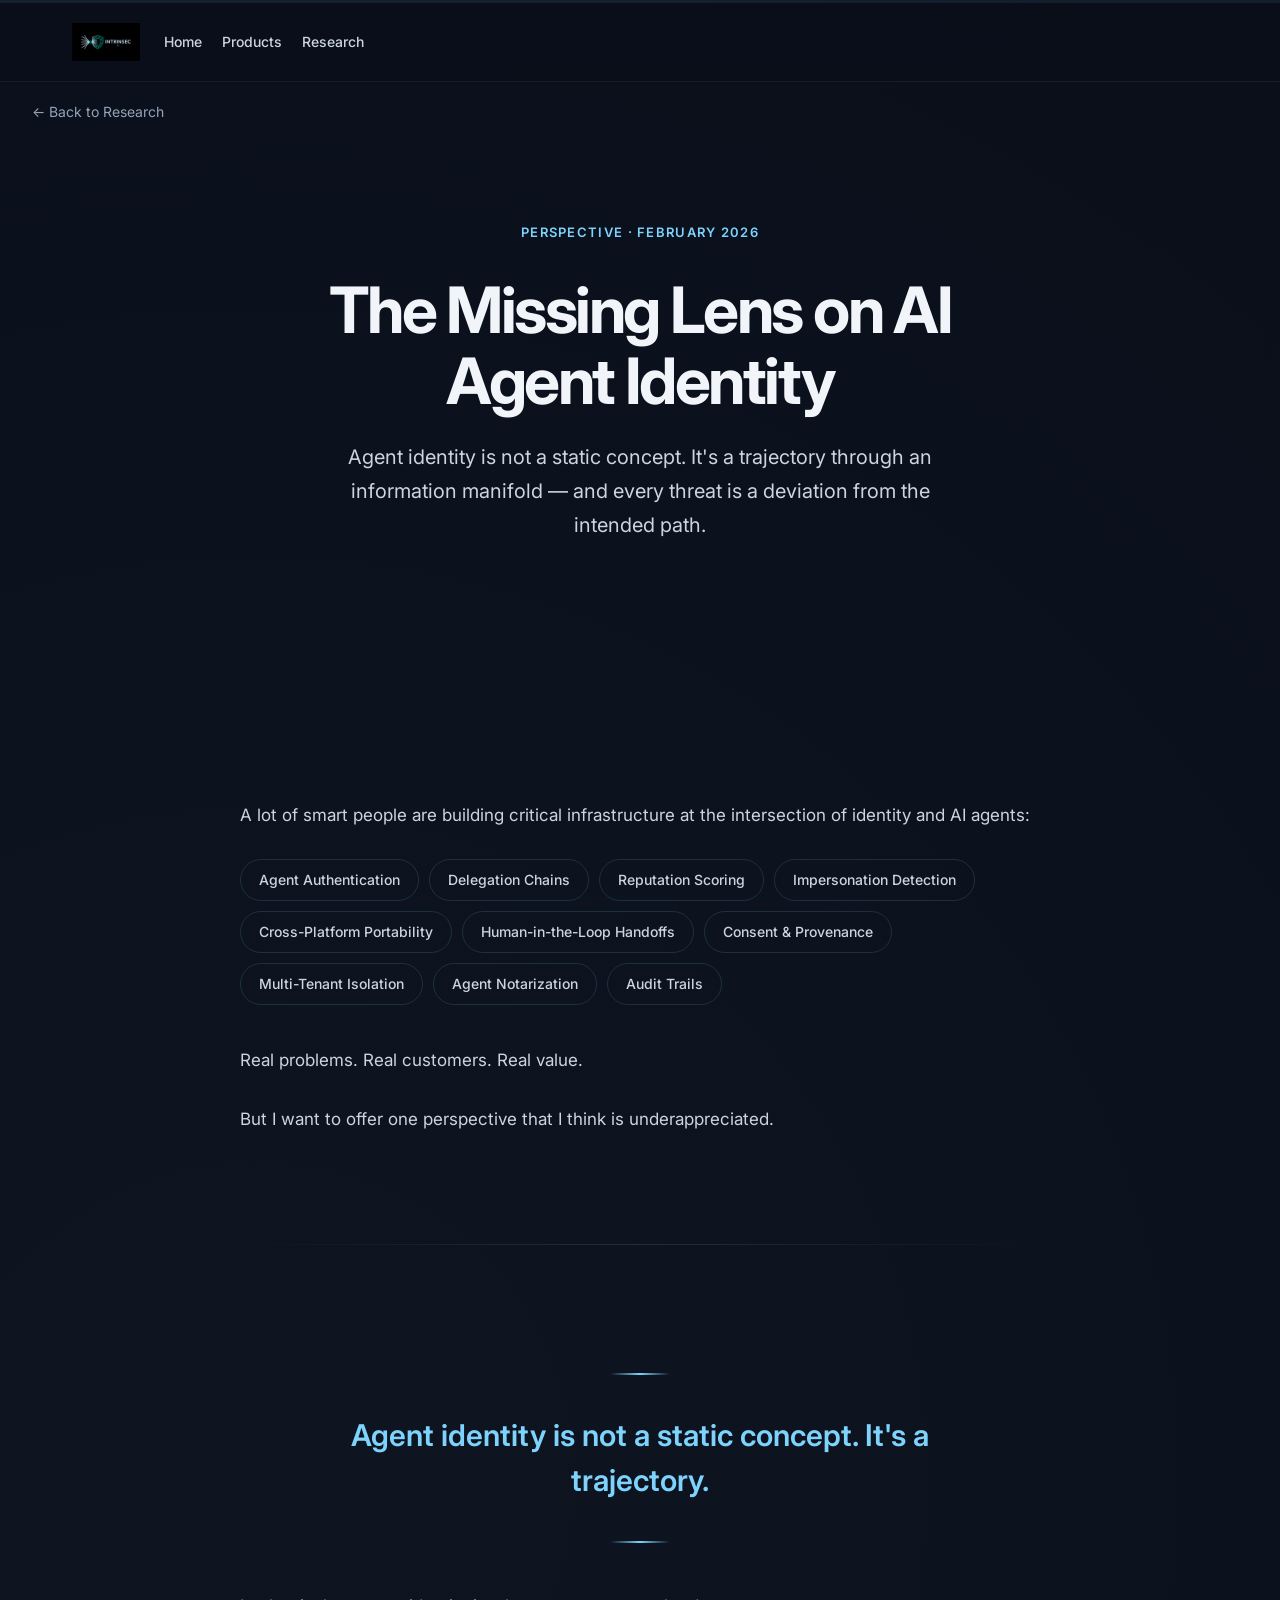
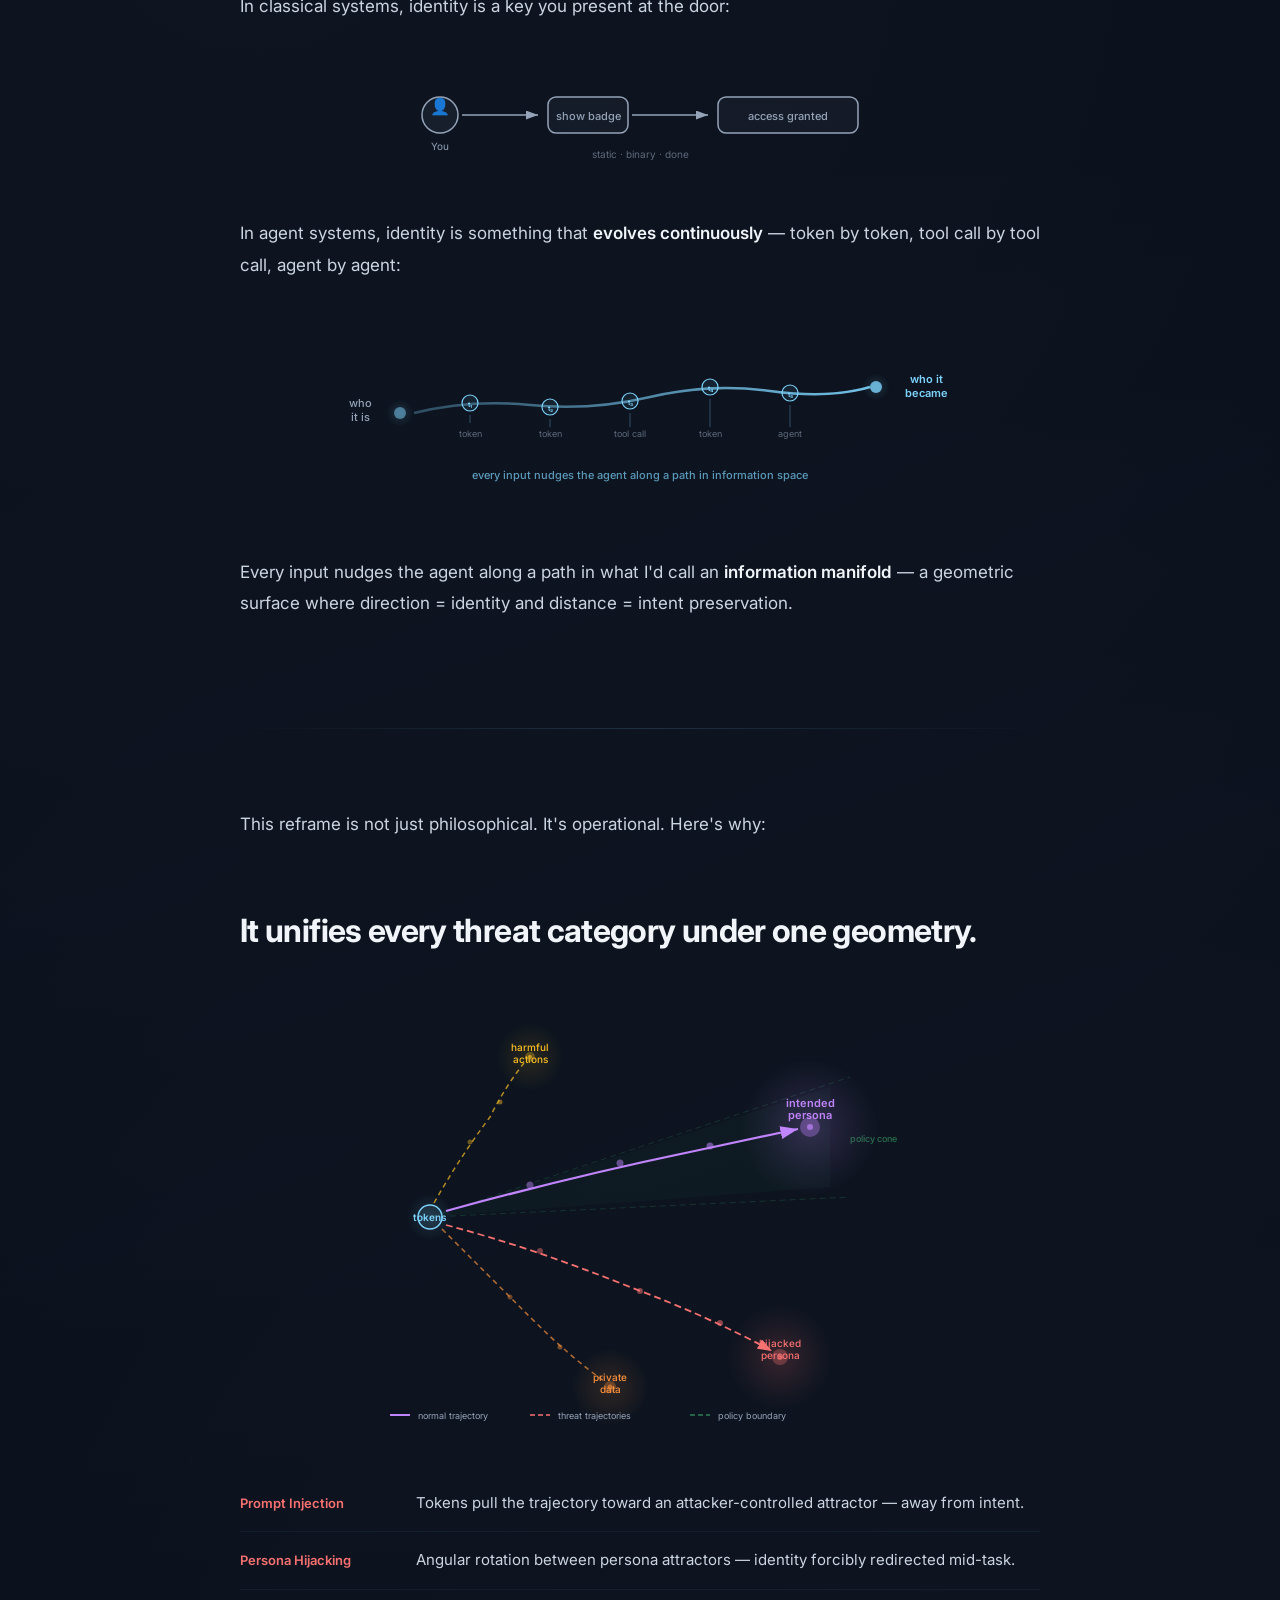
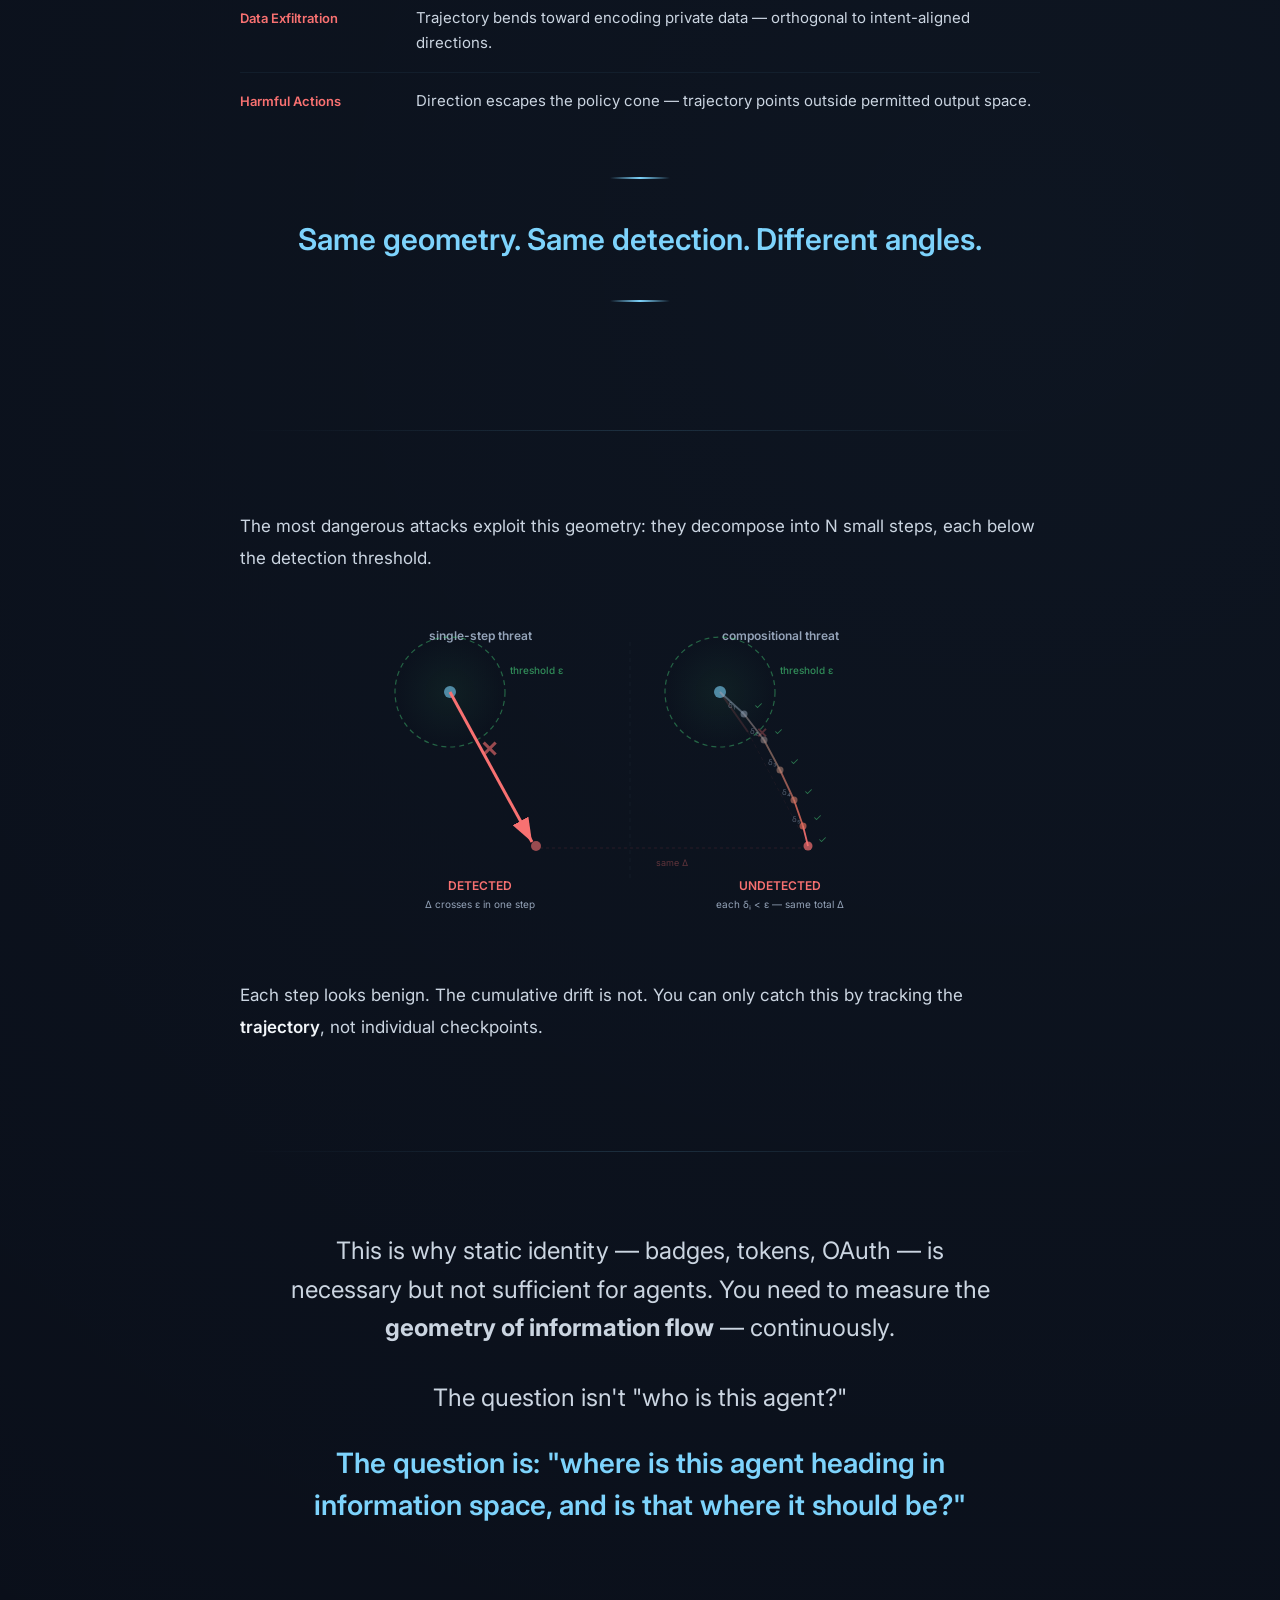
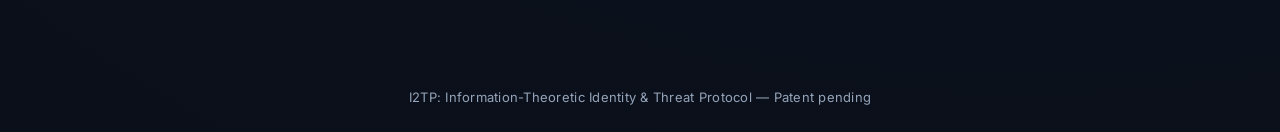
<file: blog/the-missing-lens-on-agent-identity.html>
<!DOCTYPE html>
<html lang="en">
<head>
    <meta charset="UTF-8">
    <meta name="viewport" content="width=device-width, initial-scale=1.0">
    <title>The Missing Lens on AI Agent Identity | Intrinsec AI</title>
    <meta name="description" content="Agent identity is not a static concept. It's a trajectory through an information manifold — and every threat is a deviation from the intended path.">
    <link href="https://fonts.googleapis.com/css2?family=Inter:wght@400;500;600;700&display=swap" rel="stylesheet">
    <script>
        (function () {
            try {
                const savedTheme = localStorage.getItem('theme');
                const theme = savedTheme || 'dark';
                document.documentElement.setAttribute('data-theme', theme);
            } catch (e) {}
        })();
    </script>
    <style>
        * { margin: 0; padding: 0; box-sizing: border-box; }

        :root {
            --navy: #0a0f1a;
            --navy-light: #151b2b;
            --navy-lighter: #1f2937;
            --ice: #7dd3fc;
            --ice-bright: #38bdf8;
            --ice-glow: rgba(125, 211, 252, 0.12);
            --ice-glow-strong: rgba(125, 211, 252, 0.2);
            --text: #f1f5f9;
            --text-secondary: #cbd5e1;
            --text-dim: #94a3b8;
            --text-subtle: #64748b;
            --red: #ef4444;
            --red-glow: rgba(239, 68, 68, 0.15);
            --purple: #c084fc;
            --green: #4ade80;
        }

        [data-theme="light"] {
            --navy: #ffffff;
            --navy-light: #f8fafc;
            --navy-lighter: #f0f9ff;
            --ice: #0ea5e9;
            --ice-bright: #0284c7;
            --ice-glow: rgba(14, 165, 233, 0.15);
            --ice-glow-strong: rgba(14, 165, 233, 0.25);
            --text: #0c4a6e;
            --text-secondary: #0369a1;
            --text-dim: #0284c7;
            --text-subtle: #38bdf8;
            --red: #dc2626;
            --red-glow: rgba(220, 38, 38, 0.15);
            --purple: #7c3aed;
            --green: #16a34a;
        }

        [data-theme="light"] body {
            background: linear-gradient(180deg, #ffffff 0%, #f0f9ff 50%, #e0f2fe 100%);
            background-attachment: fixed;
        }

        body {
            font-family: 'Inter', -apple-system, BlinkMacSystemFont, sans-serif;
            background: var(--navy);
            background-image:
                radial-gradient(circle at 20% 30%, rgba(125, 211, 252, 0.03) 0%, transparent 50%),
                radial-gradient(circle at 80% 70%, rgba(125, 211, 252, 0.03) 0%, transparent 50%);
            color: var(--text);
            line-height: 1.7;
            -webkit-font-smoothing: antialiased;
            -moz-osx-font-smoothing: grayscale;
            overflow-x: hidden;
            max-width: 100%;
            word-wrap: break-word;
        }

        html { scroll-behavior: smooth; }

        /* ── Progress bar ── */
        .progress-bar {
            position: fixed;
            top: 0;
            left: 0;
            width: 100%;
            height: 3px;
            z-index: 300;
            background: rgba(125, 211, 252, 0.08);
        }
        .progress-fill {
            height: 100%;
            width: 0%;
            background: linear-gradient(90deg, var(--ice), var(--ice-bright));
            transition: width 0.15s ease-out;
        }

        /* ── Header ── */
        header {
            padding: 20px 0;
            position: fixed;
            top: 3px;
            left: 0;
            right: 0;
            background: rgba(10, 15, 26, 0.85);
            backdrop-filter: blur(16px);
            -webkit-backdrop-filter: blur(16px);
            z-index: 200;
            border-bottom: 1px solid rgba(255, 255, 255, 0.06);
            transition: all 0.4s ease;
        }
        [data-theme="light"] header {
            background: rgba(255, 255, 255, 0.92);
            border-bottom: 1px solid rgba(14, 165, 233, 0.15);
            box-shadow: 0 2px 20px rgba(14, 165, 233, 0.08);
        }
        header.scrolled { padding: 12px 0; }
        .header-inner {
            max-width: 1200px;
            margin: 0 auto;
            padding: 0 32px;
            display: flex;
            justify-content: space-between;
            align-items: center;
        }
        .logo {
            font-size: 15px;
            font-weight: 600;
            color: var(--text);
            letter-spacing: -0.02em;
            text-decoration: none;
            transition: color 0.3s ease;
        }
        .logo:hover { color: var(--ice); }
        nav { display: flex; gap: 20px; align-items: center; }
        nav a {
            color: var(--text-secondary);
            text-decoration: none;
            font-size: 0.875rem;
            font-weight: 500;
            transition: color 0.3s ease;
            position: relative;
        }
        nav a::after {
            content: '';
            position: absolute;
            bottom: -4px;
            left: 0;
            width: 0;
            height: 2px;
            background: var(--ice);
            transition: width 0.3s ease;
        }
        nav a:hover { color: var(--ice); }
        nav a:hover::after { width: 100%; }
        nav a.active-link { color: var(--ice); }
        nav a.active-link::after { width: 100%; }
        .theme-toggle {
            background: var(--navy-lighter);
            border: 1px solid rgba(255, 255, 255, 0.1);
            border-radius: 8px;
            padding: 6px 10px;
            cursor: pointer;
            display: flex;
            align-items: center;
            gap: 6px;
            color: var(--text-secondary);
            font-size: 0.8125rem;
            transition: all 0.3s ease;
            font-family: 'Inter', sans-serif;
        }
        [data-theme="light"] .theme-toggle {
            background: #f0f9ff;
            border: 1px solid rgba(14, 165, 233, 0.2);
        }
        .theme-toggle:hover {
            border-color: var(--ice);
            color: var(--ice);
        }

        /* ── Hero ── */
        .hero {
            min-height: 80vh;
            display: flex;
            align-items: center;
            justify-content: center;
            text-align: center;
            padding: 120px 32px 80px;
            position: relative;
        }
        .hero-inner {
            max-width: 800px;
            width: 100%;
        }
        .hero-label {
            display: inline-block;
            font-size: 0.8125rem;
            font-weight: 600;
            letter-spacing: 0.1em;
            text-transform: uppercase;
            color: var(--ice);
            margin-bottom: 32px;
            opacity: 0;
            animation: fadeUp 0.8s 0.2s ease forwards;
        }
        .hero h1 {
            font-size: clamp(2.5rem, 6vw, 4rem);
            font-weight: 700;
            letter-spacing: -0.04em;
            line-height: 1.1;
            color: var(--text);
            margin-bottom: 24px;
            opacity: 0;
            animation: fadeUp 0.8s 0.4s ease forwards;
        }
        .hero-sub {
            font-size: clamp(1.0625rem, 2vw, 1.25rem);
            color: var(--text-secondary);
            max-width: 620px;
            margin: 0 auto;
            line-height: 1.7;
            opacity: 0;
            animation: fadeUp 0.8s 0.6s ease forwards;
        }

        @keyframes fadeUp {
            from { opacity: 0; transform: translateY(24px); }
            to   { opacity: 1; transform: translateY(0); }
        }

        /* ── Content ── */
        .content-section {
            padding: 80px 32px;
            position: relative;
        }
        .content-inner {
            max-width: 800px;
            width: 100%;
            margin: 0 auto;
        }
        .content-inner p {
            font-size: 1.0625rem;
            line-height: 1.85;
            color: var(--text-secondary);
            margin-bottom: 28px;
        }
        .content-inner strong { color: var(--text); font-weight: 600; }
        .content-inner em { color: var(--text-secondary); font-style: italic; }
        .content-inner h2 {
            font-size: clamp(1.5rem, 3vw, 2rem);
            font-weight: 700;
            margin: 64px 0 24px;
            color: var(--text);
            letter-spacing: -0.02em;
        }
        .content-inner h3 {
            font-size: 1.25rem;
            font-weight: 600;
            margin: 48px 0 16px;
            color: var(--text);
            letter-spacing: -0.01em;
        }
        .content-inner a {
            color: var(--ice);
            text-decoration: none;
            border-bottom: 1px solid rgba(125, 211, 252, 0.3);
            transition: border-color 0.3s ease;
        }
        .content-inner a:hover { border-bottom-color: var(--ice); }

        /* ── Landscape pills ── */
        .landscape-flow {
            display: flex;
            flex-wrap: wrap;
            gap: 10px;
            margin: 28px 0 40px;
            justify-content: flex-start;
        }
        .landscape-pill {
            padding: 8px 18px;
            border-radius: 100px;
            border: 1px solid rgba(125, 211, 252, 0.15);
            background: transparent;
            font-size: 0.875rem;
            font-weight: 500;
            color: var(--text-secondary);
            transition: all 0.35s ease;
            white-space: nowrap;
        }
        .landscape-pill:hover {
            border-color: rgba(125, 211, 252, 0.4);
            color: var(--ice);
        }
        [data-theme="light"] .landscape-pill {
            border-color: rgba(14, 165, 233, 0.15);
        }
        [data-theme="light"] .landscape-pill:hover {
            border-color: rgba(14, 165, 233, 0.4);
        }

        /* ── Key statement ── */
        .key-statement {
            font-size: clamp(1.375rem, 3vw, 1.875rem) !important;
            font-weight: 600;
            color: var(--ice) !important;
            text-align: center;
            max-width: 700px;
            margin: 48px auto !important;
            line-height: 1.5 !important;
            position: relative;
            padding: 40px 0;
        }
        .key-statement::before,
        .key-statement::after {
            content: '';
            position: absolute;
            left: 50%;
            transform: translateX(-50%);
            width: 60px;
            height: 2px;
            background: linear-gradient(90deg, transparent, var(--ice), transparent);
        }
        .key-statement::before { top: 0; }
        .key-statement::after { bottom: 0; }

        /* ── Diagram wrapper ── */
        .diagram-wrapper {
            margin: 48px 0;
            display: flex;
            justify-content: center;
        }
        .diagram-wrapper svg { max-width: 100%; height: auto; }

        /* ── Threat list ── */
        .threat-list {
            margin: 32px 0;
            display: flex;
            flex-direction: column;
            gap: 0;
        }
        .threat-row {
            display: flex;
            align-items: baseline;
            gap: 16px;
            padding: 16px 0;
            border-bottom: 1px solid rgba(125, 211, 252, 0.06);
        }
        .threat-row:last-child { border-bottom: none; }
        .threat-name {
            flex-shrink: 0;
            width: 160px;
            font-size: 0.8125rem;
            font-weight: 600;
            color: #f87171;
        }
        [data-theme="light"] .threat-name { color: #dc2626; }
        .threat-desc {
            font-size: 0.9375rem;
            color: var(--text-secondary);
            line-height: 1.65;
        }

        /* ── Closing statement ── */
        .closing {
            text-align: center;
            padding: 80px 32px 120px;
        }
        .closing-inner {
            max-width: 700px;
            margin: 0 auto;
        }
        .closing-question {
            font-size: clamp(1.125rem, 2.5vw, 1.5rem);
            color: var(--text-secondary);
            margin-bottom: 24px;
            line-height: 1.6;
        }
        .closing-answer {
            font-size: clamp(1.25rem, 3vw, 1.75rem);
            font-weight: 600;
            color: var(--ice);
            line-height: 1.5;
        }

        /* ── Section break ── */
        .section-break {
            height: 1px;
            background: linear-gradient(90deg, transparent 0%, rgba(125, 211, 252, 0.15) 50%, transparent 100%);
            margin: 0;
            border: none;
            max-width: 800px;
            margin-left: auto;
            margin-right: auto;
        }

        .back-link {
            display: inline-flex;
            align-items: center;
            gap: 8px;
            color: var(--text-dim);
            text-decoration: none;
            font-size: 0.875rem;
            transition: color 0.3s ease;
            position: absolute;
            top: 100px;
            left: 32px;
        }
        .back-link:hover { color: var(--ice); }

        /* ── Reveal ── */
        .reveal {
            opacity: 0;
            transform: translateY(28px);
            transition: opacity 0.7s ease, transform 0.7s ease;
        }
        .reveal.visible {
            opacity: 1;
            transform: translateY(0);
        }
        .reveal-delay-1 { transition-delay: 0.1s; }
        .reveal-delay-2 { transition-delay: 0.2s; }
        .reveal-delay-3 { transition-delay: 0.3s; }
        .reveal-delay-4 { transition-delay: 0.4s; }

        /* ── Responsive ── */
        @media (max-width: 768px) {
            .hero { padding: 100px 20px 60px; }
            .content-section { padding: 60px 20px; }
            .landscape-grid { grid-template-columns: 1fr; }
            .threat-grid { grid-template-columns: 1fr; }
            .back-link { left: 20px; top: 90px; }
            .header-inner { padding: 0 20px; }
            .closing { padding: 60px 20px 80px; }
        }

        @media (max-width: 480px) {
            .hero h1 { font-size: 2.5rem; }
        }

        @media (prefers-reduced-motion: reduce) {
            .reveal {
                opacity: 1;
                transform: none;
                transition: none;
            }
            .hero-label, .hero h1, .hero-sub {
                opacity: 1;
                animation: none;
            }
        }
    </style>

    <style>
        /* Brand mark — injected by migrate_blog.py to match the new design system */
        .intr-brand {
            display: inline-flex;
            align-items: center;
            gap: 10px;
            text-decoration: none !important;
            border-bottom: 0 !important;
        }
        .intr-brand-mark {
            height: 38px;
            width: auto;
            display: block;
            filter: invert(1) hue-rotate(180deg) saturate(1.05);
        }
        [data-theme="light"] .intr-brand-mark { filter: none; }
    </style>
</head>
<body>

<!-- Progress bar -->
<div class="progress-bar"><div class="progress-fill" id="progressFill"></div></div>

<!-- Header -->
<header id="mainHeader">
    <div class="header-inner">
        <div style="display:flex; align-items:center; gap:24px;">
            <a href="../index.html" class="logo intr-brand" aria-label="Intrinsec AI home">
                <img src="../intrinsec-ai-logo.png" alt="Intrinsec AI" class="intr-brand-mark">
            </a>
            <nav>
                <a href="../index.html">Home</a>
                <a href="../products.html">Products</a>
                <a href="index.html" aria-current="page">Research</a>
            </nav>
        </div>
    </div>
</header>

<a href="index.html" class="back-link">← Back to Research</a>

<!-- ═══════════════════════════════════════ -->
<!--  HERO                                  -->
<!-- ═══════════════════════════════════════ -->
<section class="hero">
    <div class="hero-inner">
        <div class="hero-label">Perspective · February 2026</div>
        <h1>The Missing Lens on AI Agent Identity</h1>
        <p class="hero-sub">Agent identity is not a static concept. It's a trajectory through an information manifold — and every threat is a deviation from the intended path.</p>
    </div>
</section>

<!-- ═══════════════════════════════════════ -->
<!--  THE LANDSCAPE                         -->
<!-- ═══════════════════════════════════════ -->
<div class="content-section">
    <div class="content-inner">
        <p class="reveal">
            A lot of smart people are building critical infrastructure at the intersection of identity and AI agents:
        </p>

        <div class="landscape-flow reveal reveal-delay-1">
            <span class="landscape-pill">Agent Authentication</span>
            <span class="landscape-pill">Delegation Chains</span>
            <span class="landscape-pill">Reputation Scoring</span>
            <span class="landscape-pill">Impersonation Detection</span>
            <span class="landscape-pill">Cross-Platform Portability</span>
            <span class="landscape-pill">Human-in-the-Loop Handoffs</span>
            <span class="landscape-pill">Consent & Provenance</span>
            <span class="landscape-pill">Multi-Tenant Isolation</span>
            <span class="landscape-pill">Agent Notarization</span>
            <span class="landscape-pill">Audit Trails</span>
        </div>

        <p class="reveal">
            Real problems. Real customers. Real value.
        </p>
        <p class="reveal">
            But I want to offer one perspective that I think is underappreciated.
        </p>
    </div>
</div>

<hr class="section-break">

<!-- ═══════════════════════════════════════ -->
<!--  THE REFRAME                           -->
<!-- ═══════════════════════════════════════ -->
<div class="content-section">
    <div class="content-inner">
        <p class="key-statement reveal">Agent identity is not a static concept. It's a trajectory.</p>

        <p class="reveal">
            In classical systems, identity is a key you present at the door:
        </p>

        <!-- Static identity diagram -->
        <div class="diagram-wrapper reveal">
            <svg width="520" height="100" viewBox="0 0 520 100" fill="none" xmlns="http://www.w3.org/2000/svg">
                <defs>
                    <marker id="arrowDim" markerWidth="8" markerHeight="6" refX="8" refY="3" orient="auto">
                        <path d="M0,0 L8,3 L0,6" fill="#94a3b8"/>
                    </marker>
                </defs>
                <!-- Person -->
                <circle cx="60" cy="45" r="18" stroke="#94a3b8" stroke-width="1.5" fill="rgba(148,163,184,0.08)"/>
                <text x="60" y="42" text-anchor="middle" fill="#94a3b8" font-family="Inter,sans-serif" font-size="16">👤</text>
                <text x="60" y="80" text-anchor="middle" fill="#94a3b8" font-family="Inter,sans-serif" font-size="10">You</text>
                <!-- Arrow 1 -->
                <line x1="82" y1="45" x2="158" y2="45" stroke="#94a3b8" stroke-width="1.5" marker-end="url(#arrowDim)"/>
                <!-- Badge -->
                <rect x="168" y="27" rx="8" width="80" height="36" stroke="#94a3b8" stroke-width="1.5" fill="rgba(148,163,184,0.06)"/>
                <text x="208" y="50" text-anchor="middle" fill="#94a3b8" font-family="Inter,sans-serif" font-size="11" font-weight="500">show badge</text>
                <!-- Arrow 2 -->
                <line x1="252" y1="45" x2="328" y2="45" stroke="#94a3b8" stroke-width="1.5" marker-end="url(#arrowDim)"/>
                <!-- System -->
                <rect x="338" y="27" rx="8" width="140" height="36" stroke="#94a3b8" stroke-width="1.5" fill="rgba(148,163,184,0.06)"/>
                <text x="408" y="50" text-anchor="middle" fill="#94a3b8" font-family="Inter,sans-serif" font-size="11" font-weight="500">access granted</text>
                <!-- Labels -->
                <text x="260" y="88" text-anchor="middle" fill="#94a3b8" font-family="Inter,sans-serif" font-size="10" opacity="0.6">static · binary · done</text>
            </svg>
        </div>

        <p class="reveal">
            In agent systems, identity is something that <strong>evolves continuously</strong> — token by token, tool call by tool call, agent by agent:
        </p>

        <!-- Fluid identity trajectory diagram -->
        <div class="diagram-wrapper reveal">
            <svg width="620" height="180" viewBox="0 0 620 180" fill="none" xmlns="http://www.w3.org/2000/svg">
                <defs>
                    <marker id="arrowIce" markerWidth="8" markerHeight="6" refX="8" refY="3" orient="auto">
                        <path d="M0,0 L8,3 L0,6" fill="#7dd3fc"/>
                    </marker>
                    <linearGradient id="trajGrad" x1="0%" y1="0%" x2="100%" y2="0%">
                        <stop offset="0%" stop-color="#7dd3fc" stop-opacity="0.3"/>
                        <stop offset="100%" stop-color="#7dd3fc" stop-opacity="0.9"/>
                    </linearGradient>
                    <radialGradient id="nodeGlow" cx="50%" cy="50%" r="50%">
                        <stop offset="0%" stop-color="#7dd3fc" stop-opacity="0.15"/>
                        <stop offset="100%" stop-color="#7dd3fc" stop-opacity="0"/>
                    </radialGradient>
                </defs>
                <!-- "who it is" label -->
                <text x="30" y="78" text-anchor="middle" fill="#94a3b8" font-family="Inter,sans-serif" font-size="11" font-weight="500">who</text>
                <text x="30" y="92" text-anchor="middle" fill="#94a3b8" font-family="Inter,sans-serif" font-size="11" font-weight="500">it is</text>
                <!-- Starting node -->
                <circle cx="70" cy="84" r="14" fill="url(#nodeGlow)"/>
                <circle cx="70" cy="84" r="6" fill="#7dd3fc" opacity="0.5"/>
                <!-- Trajectory path - gentle curve -->
                <path d="M 84 84 Q 140 70 200 76 Q 260 82 320 68 Q 380 54 440 62 Q 500 70 540 58" stroke="url(#trajGrad)" stroke-width="2.5" fill="none"/>
                <!-- Token nodes along trajectory -->
                <circle cx="140" cy="74" r="8" fill="rgba(125,211,252,0.08)" stroke="#7dd3fc" stroke-width="1.2"/>
                <text x="140" y="78" text-anchor="middle" fill="#7dd3fc" font-family="Inter,sans-serif" font-size="7" font-weight="600">t₁</text>
                <circle cx="220" cy="78" r="8" fill="rgba(125,211,252,0.08)" stroke="#7dd3fc" stroke-width="1.2"/>
                <text x="220" y="82" text-anchor="middle" fill="#7dd3fc" font-family="Inter,sans-serif" font-size="7" font-weight="600">t₂</text>
                <circle cx="300" cy="72" r="8" fill="rgba(125,211,252,0.08)" stroke="#7dd3fc" stroke-width="1.2"/>
                <text x="300" y="76" text-anchor="middle" fill="#7dd3fc" font-family="Inter,sans-serif" font-size="7" font-weight="600">t₃</text>
                <circle cx="380" cy="58" r="8" fill="rgba(125,211,252,0.08)" stroke="#7dd3fc" stroke-width="1.2"/>
                <text x="380" y="62" text-anchor="middle" fill="#7dd3fc" font-family="Inter,sans-serif" font-size="7" font-weight="600">t₄</text>
                <circle cx="460" cy="64" r="8" fill="rgba(125,211,252,0.08)" stroke="#7dd3fc" stroke-width="1.2"/>
                <text x="460" y="68" text-anchor="middle" fill="#7dd3fc" font-family="Inter,sans-serif" font-size="7" font-weight="600">t₅</text>
                <!-- End node -->
                <circle cx="546" cy="58" r="14" fill="url(#nodeGlow)"/>
                <circle cx="546" cy="58" r="6" fill="#7dd3fc" opacity="0.8"/>
                <!-- "who it became" label -->
                <text x="596" y="54" text-anchor="middle" fill="#7dd3fc" font-family="Inter,sans-serif" font-size="11" font-weight="600">who it</text>
                <text x="596" y="68" text-anchor="middle" fill="#7dd3fc" font-family="Inter,sans-serif" font-size="11" font-weight="600">became</text>
                <!-- Token labels -->
                <text x="140" y="108" text-anchor="middle" fill="#94a3b8" font-family="Inter,sans-serif" font-size="9" opacity="0.6">token</text>
                <text x="220" y="108" text-anchor="middle" fill="#94a3b8" font-family="Inter,sans-serif" font-size="9" opacity="0.6">token</text>
                <text x="300" y="108" text-anchor="middle" fill="#94a3b8" font-family="Inter,sans-serif" font-size="9" opacity="0.6">tool call</text>
                <text x="380" y="108" text-anchor="middle" fill="#94a3b8" font-family="Inter,sans-serif" font-size="9" opacity="0.6">token</text>
                <text x="460" y="108" text-anchor="middle" fill="#94a3b8" font-family="Inter,sans-serif" font-size="9" opacity="0.6">agent</text>
                <!-- Bottom label -->
                <text x="310" y="150" text-anchor="middle" fill="#7dd3fc" font-family="Inter,sans-serif" font-size="11" font-weight="500" opacity="0.7">every input nudges the agent along a path in information space</text>
                <!-- Vertical nudge arrows at each node -->
                <line x1="140" y1="86" x2="140" y2="94" stroke="#7dd3fc" stroke-width="0.8" opacity="0.4"/>
                <line x1="220" y1="90" x2="220" y2="98" stroke="#7dd3fc" stroke-width="0.8" opacity="0.4"/>
                <line x1="300" y1="84" x2="300" y2="98" stroke="#7dd3fc" stroke-width="0.8" opacity="0.4"/>
                <line x1="380" y1="70" x2="380" y2="98" stroke="#7dd3fc" stroke-width="0.8" opacity="0.4"/>
                <line x1="460" y1="76" x2="460" y2="98" stroke="#7dd3fc" stroke-width="0.8" opacity="0.4"/>
            </svg>
        </div>

        <p class="reveal">
            Every input nudges the agent along a path in what I'd call an <strong>information manifold</strong> — a geometric surface where direction = identity and distance = intent preservation.
        </p>
    </div>
</div>

<hr class="section-break">

<!-- ═══════════════════════════════════════ -->
<!--  UNIFIED THREATS                       -->
<!-- ═══════════════════════════════════════ -->
<div class="content-section">
    <div class="content-inner">
        <p class="reveal">
            This reframe is not just philosophical. It's operational. Here's why:
        </p>

        <h2 class="reveal">It unifies every threat category under one geometry.</h2>

        <!-- Main attractor diagram -->
        <div class="diagram-wrapper reveal">
            <svg width="580" height="420" viewBox="0 0 580 420" fill="none" xmlns="http://www.w3.org/2000/svg">
                <defs>
                    <marker id="arrowPurple" markerWidth="8" markerHeight="6" refX="8" refY="3" orient="auto">
                        <path d="M0,0 L8,3 L0,6" fill="#c084fc"/>
                    </marker>
                    <marker id="arrowRed" markerWidth="8" markerHeight="6" refX="8" refY="3" orient="auto">
                        <path d="M0,0 L8,3 L0,6" fill="#f87171"/>
                    </marker>
                    <marker id="arrowGreen" markerWidth="8" markerHeight="6" refX="8" refY="3" orient="auto">
                        <path d="M0,0 L8,3 L0,6" fill="#4ade80"/>
                    </marker>
                    <radialGradient id="intendedGlow" cx="50%" cy="50%" r="50%">
                        <stop offset="0%" stop-color="#c084fc" stop-opacity="0.2"/>
                        <stop offset="70%" stop-color="#c084fc" stop-opacity="0.05"/>
                        <stop offset="100%" stop-color="#c084fc" stop-opacity="0"/>
                    </radialGradient>
                    <radialGradient id="hijackGlow" cx="50%" cy="50%" r="50%">
                        <stop offset="0%" stop-color="#f87171" stop-opacity="0.18"/>
                        <stop offset="70%" stop-color="#f87171" stop-opacity="0.04"/>
                        <stop offset="100%" stop-color="#f87171" stop-opacity="0"/>
                    </radialGradient>
                    <radialGradient id="exfilGlow" cx="50%" cy="50%" r="50%">
                        <stop offset="0%" stop-color="#fb923c" stop-opacity="0.15"/>
                        <stop offset="100%" stop-color="#fb923c" stop-opacity="0"/>
                    </radialGradient>
                    <radialGradient id="escapeGlow" cx="50%" cy="50%" r="50%">
                        <stop offset="0%" stop-color="#fbbf24" stop-opacity="0.12"/>
                        <stop offset="100%" stop-color="#fbbf24" stop-opacity="0"/>
                    </radialGradient>
                    <radialGradient id="originGlow" cx="50%" cy="50%" r="50%">
                        <stop offset="0%" stop-color="#7dd3fc" stop-opacity="0.15"/>
                        <stop offset="100%" stop-color="#7dd3fc" stop-opacity="0"/>
                    </radialGradient>
                </defs>

                <!-- Policy cone (green, faint) -->
                <path d="M 80 210 L 480 80 L 480 180" fill="rgba(74,222,128,0.03)" stroke="none"/>
                <line x1="80" y1="210" x2="500" y2="70" stroke="#4ade80" stroke-width="0.8" opacity="0.2" stroke-dasharray="6,4"/>
                <line x1="80" y1="210" x2="500" y2="190" stroke="#4ade80" stroke-width="0.8" opacity="0.2" stroke-dasharray="6,4"/>
                <text x="500" y="135" fill="#4ade80" font-family="Inter,sans-serif" font-size="9" opacity="0.45" font-weight="500">policy cone</text>

                <!-- Intended persona attractor -->
                <circle cx="460" cy="120" r="70" fill="url(#intendedGlow)"/>
                <circle cx="460" cy="120" r="10" fill="#c084fc" opacity="0.35"/>
                <circle cx="460" cy="120" r="3" fill="#c084fc" opacity="0.7"/>
                <text x="460" y="100" text-anchor="middle" fill="#c084fc" font-family="Inter,sans-serif" font-size="11" font-weight="600">intended</text>
                <text x="460" y="112" text-anchor="middle" fill="#c084fc" font-family="Inter,sans-serif" font-size="11" font-weight="600">persona</text>

                <!-- Hijacked persona attractor (bottom-right) -->
                <circle cx="430" cy="350" r="55" fill="url(#hijackGlow)"/>
                <circle cx="430" cy="350" r="8" fill="#f87171" opacity="0.3"/>
                <circle cx="430" cy="350" r="3" fill="#f87171" opacity="0.6"/>
                <text x="430" y="340" text-anchor="middle" fill="#f87171" font-family="Inter,sans-serif" font-size="10" font-weight="500">hijacked</text>
                <text x="430" y="352" text-anchor="middle" fill="#f87171" font-family="Inter,sans-serif" font-size="10" font-weight="500">persona</text>

                <!-- Data exfiltration attractor (bottom-middle) -->
                <circle cx="260" cy="380" r="40" fill="url(#exfilGlow)"/>
                <circle cx="260" cy="380" r="6" fill="#fb923c" opacity="0.3"/>
                <circle cx="260" cy="380" r="2.5" fill="#fb923c" opacity="0.6"/>
                <text x="260" y="374" text-anchor="middle" fill="#fb923c" font-family="Inter,sans-serif" font-size="10" font-weight="500">private</text>
                <text x="260" y="386" text-anchor="middle" fill="#fb923c" font-family="Inter,sans-serif" font-size="10" font-weight="500">data</text>

                <!-- Escape attractor (top-left, outside cone) -->
                <circle cx="180" cy="50" r="35" fill="url(#escapeGlow)"/>
                <circle cx="180" cy="50" r="5" fill="#fbbf24" opacity="0.3"/>
                <circle cx="180" cy="50" r="2" fill="#fbbf24" opacity="0.6"/>
                <text x="180" y="44" text-anchor="middle" fill="#fbbf24" font-family="Inter,sans-serif" font-size="10" font-weight="500">harmful</text>
                <text x="180" y="56" text-anchor="middle" fill="#fbbf24" font-family="Inter,sans-serif" font-size="10" font-weight="500">actions</text>

                <!-- Origin: tokens -->
                <circle cx="80" cy="210" r="24" fill="url(#originGlow)"/>
                <circle cx="80" cy="210" r="12" stroke="#7dd3fc" stroke-width="1.5" fill="rgba(125,211,252,0.08)"/>
                <text x="80" y="214" text-anchor="middle" fill="#7dd3fc" font-family="Inter,sans-serif" font-size="10" font-weight="600">tokens</text>

                <!-- Normal trajectory (to intended persona) -->
                <path d="M 96 204 Q 220 170 340 145 Q 400 132 448 122" stroke="#c084fc" stroke-width="2.2" fill="none" marker-end="url(#arrowPurple)"/>
                <circle cx="180" cy="178" r="3.5" fill="#c084fc" opacity="0.45"/>
                <circle cx="270" cy="156" r="3.5" fill="#c084fc" opacity="0.5"/>
                <circle cx="360" cy="139" r="3.5" fill="#c084fc" opacity="0.55"/>

                <!-- Prompt injection trajectory (to hijacked persona) -->
                <path d="M 96 218 Q 180 240 280 280 Q 360 310 422 344" stroke="#f87171" stroke-width="1.8" fill="none" stroke-dasharray="7,4" marker-end="url(#arrowRed)"/>
                <circle cx="190" cy="244" r="3" fill="#f87171" opacity="0.45"/>
                <circle cx="290" cy="284" r="3" fill="#f87171" opacity="0.5"/>
                <circle cx="370" cy="316" r="3" fill="#f87171" opacity="0.55"/>

                <!-- Data exfiltration trajectory -->
                <path d="M 92 222 Q 140 270 180 310 Q 220 350 254 374" stroke="#fb923c" stroke-width="1.5" fill="none" stroke-dasharray="5,4" opacity="0.7"/>
                <circle cx="160" cy="290" r="2.5" fill="#fb923c" opacity="0.4"/>
                <circle cx="210" cy="340" r="2.5" fill="#fb923c" opacity="0.45"/>

                <!-- Harmful action trajectory (outside cone) -->
                <path d="M 84 196 Q 110 150 140 110 Q 155 80 174 56" stroke="#fbbf24" stroke-width="1.5" fill="none" stroke-dasharray="5,4" opacity="0.7"/>
                <circle cx="120" cy="135" r="2.5" fill="#fbbf24" opacity="0.4"/>
                <circle cx="150" cy="95" r="2.5" fill="#fbbf24" opacity="0.45"/>

                <!-- Legend -->
                <line x1="40" y1="408" x2="60" y2="408" stroke="#c084fc" stroke-width="2"/>
                <text x="68" y="412" fill="#94a3b8" font-family="Inter,sans-serif" font-size="9">normal trajectory</text>
                <line x1="180" y1="408" x2="200" y2="408" stroke="#f87171" stroke-width="1.5" stroke-dasharray="5,3"/>
                <text x="208" y="412" fill="#94a3b8" font-family="Inter,sans-serif" font-size="9">threat trajectories</text>
                <line x1="340" y1="408" x2="360" y2="408" stroke="#4ade80" stroke-width="0.8" stroke-dasharray="5,3"/>
                <text x="368" y="412" fill="#94a3b8" font-family="Inter,sans-serif" font-size="9">policy boundary</text>
            </svg>
        </div>

        <div class="threat-list reveal">
            <div class="threat-row">
                <span class="threat-name">Prompt Injection</span>
                <span class="threat-desc">Tokens pull the trajectory toward an attacker-controlled attractor — away from intent.</span>
            </div>
            <div class="threat-row">
                <span class="threat-name">Persona Hijacking</span>
                <span class="threat-desc">Angular rotation between persona attractors — identity forcibly redirected mid-task.</span>
            </div>
            <div class="threat-row">
                <span class="threat-name">Data Exfiltration</span>
                <span class="threat-desc">Trajectory bends toward encoding private data — orthogonal to intent-aligned directions.</span>
            </div>
            <div class="threat-row">
                <span class="threat-name">Harmful Actions</span>
                <span class="threat-desc">Direction escapes the policy cone — trajectory points outside permitted output space.</span>
            </div>
        </div>

        <p class="key-statement reveal">Same geometry. Same detection. Different angles.</p>
    </div>
</div>

<hr class="section-break">

<!-- ═══════════════════════════════════════ -->
<!--  COMPOSITIONAL ATTACKS                 -->
<!-- ═══════════════════════════════════════ -->
<div class="content-section">
    <div class="content-inner">
        <p class="reveal">
            The most dangerous attacks exploit this geometry: they decompose into N small steps, each below the detection threshold.
        </p>

        <div class="diagram-wrapper reveal">
            <svg width="600" height="310" viewBox="0 0 600 310" fill="none" xmlns="http://www.w3.org/2000/svg">
                <defs>
                    <marker id="arrowRedC" markerWidth="8" markerHeight="6" refX="8" refY="3" orient="auto">
                        <path d="M0,0 L8,3 L0,6" fill="#f87171"/>
                    </marker>
                    <radialGradient id="safeZone" cx="50%" cy="50%" r="50%">
                        <stop offset="0%" stop-color="#4ade80" stop-opacity="0.06"/>
                        <stop offset="100%" stop-color="#4ade80" stop-opacity="0"/>
                    </radialGradient>
                </defs>

                <!-- Divider -->
                <line x1="290" y1="20" x2="290" y2="260" stroke="#94a3b8" stroke-width="0.5" opacity="0.12" stroke-dasharray="4,4"/>

                <!-- LEFT: Single-step attack -->
                <text x="140" y="18" text-anchor="middle" fill="#94a3b8" font-family="Inter,sans-serif" font-size="12" font-weight="600">single-step threat</text>

                <!-- Safe zone -->
                <circle cx="110" cy="70" r="55" fill="url(#safeZone)"/>
                <circle cx="110" cy="70" r="55" stroke="#4ade80" stroke-width="1.2" stroke-dasharray="5,4" fill="none" opacity="0.4"/>
                <text x="170" y="52" fill="#4ade80" font-family="Inter,sans-serif" font-size="10" opacity="0.6" font-weight="500">threshold ε</text>

                <!-- Origin -->
                <circle cx="110" cy="70" r="6" fill="#7dd3fc" opacity="0.6"/>

                <!-- Big red arrow crossing boundary -->
                <line x1="110" y1="70" x2="192" y2="220" stroke="#f87171" stroke-width="3" marker-end="url(#arrowRedC)"/>

                <!-- X mark at boundary crossing -->
                <text x="140" y="135" fill="#f87171" font-family="Inter,sans-serif" font-size="22" font-weight="700" opacity="0.6">✕</text>

                <circle cx="196" cy="224" r="5" fill="#f87171" opacity="0.6"/>

                <text x="140" y="268" text-anchor="middle" fill="#f87171" font-family="Inter,sans-serif" font-size="12" font-weight="600">DETECTED</text>
                <text x="140" y="286" text-anchor="middle" fill="#94a3b8" font-family="Inter,sans-serif" font-size="10">Δ crosses ε in one step</text>

                <!-- RIGHT: Compositional attack -->
                <text x="440" y="18" text-anchor="middle" fill="#94a3b8" font-family="Inter,sans-serif" font-size="12" font-weight="600">compositional threat</text>

                <!-- Safe zone -->
                <circle cx="380" cy="70" r="55" fill="url(#safeZone)"/>
                <circle cx="380" cy="70" r="55" stroke="#4ade80" stroke-width="1.2" stroke-dasharray="5,4" fill="none" opacity="0.4"/>
                <text x="440" y="52" fill="#4ade80" font-family="Inter,sans-serif" font-size="10" opacity="0.6" font-weight="500">threshold ε</text>

                <!-- Origin -->
                <circle cx="380" cy="70" r="6" fill="#7dd3fc" opacity="0.6"/>

                <!-- Ghost direct path blocked -->
                <line x1="380" y1="70" x2="408" y2="110" stroke="#f87171" stroke-width="2" opacity="0.15"/>
                <text x="416" y="116" fill="#f87171" font-family="Inter,sans-serif" font-size="14" font-weight="700" opacity="0.3">✕</text>
                <line x1="408" y1="110" x2="468" y2="224" stroke="#f87171" stroke-width="1" opacity="0.06" stroke-dasharray="4,3"/>

                <!-- Staircase path with color gradient -->
                <line x1="380" y1="70" x2="404" y2="92" stroke="#94a3b8" stroke-width="1.8" opacity="0.5"/>
                <line x1="404" y1="92" x2="424" y2="118" stroke="#a09090" stroke-width="1.8" opacity="0.55"/>
                <line x1="424" y1="118" x2="440" y2="148" stroke="#b88878" stroke-width="1.8" opacity="0.6"/>
                <line x1="440" y1="148" x2="454" y2="178" stroke="#d07868" stroke-width="1.8" opacity="0.7"/>
                <line x1="454" y1="178" x2="463" y2="204" stroke="#e87060" stroke-width="1.8" opacity="0.8"/>
                <line x1="463" y1="204" x2="468" y2="224" stroke="#f87171" stroke-width="1.8" opacity="0.9"/>

                <!-- Step nodes -->
                <circle cx="404" cy="92" r="3.5" fill="#94a3b8" opacity="0.5"/>
                <circle cx="424" cy="118" r="3.5" fill="#a09090" opacity="0.5"/>
                <circle cx="440" cy="148" r="3.5" fill="#b88878" opacity="0.55"/>
                <circle cx="454" cy="178" r="3.5" fill="#d07868" opacity="0.6"/>
                <circle cx="463" cy="204" r="3.5" fill="#e87060" opacity="0.65"/>
                <circle cx="468" cy="224" r="4.5" fill="#f87171" opacity="0.7"/>

                <!-- Check marks -->
                <text x="414" y="87" fill="#4ade80" font-family="Inter,sans-serif" font-size="10" opacity="0.5">✓</text>
                <text x="434" y="113" fill="#4ade80" font-family="Inter,sans-serif" font-size="10" opacity="0.5">✓</text>
                <text x="450" y="143" fill="#4ade80" font-family="Inter,sans-serif" font-size="10" opacity="0.5">✓</text>
                <text x="464" y="173" fill="#4ade80" font-family="Inter,sans-serif" font-size="10" opacity="0.5">✓</text>
                <text x="473" y="199" fill="#4ade80" font-family="Inter,sans-serif" font-size="10" opacity="0.5">✓</text>
                <text x="478" y="221" fill="#4ade80" font-family="Inter,sans-serif" font-size="10" opacity="0.5">✓</text>

                <!-- Delta labels -->
                <text x="388" y="86" fill="#94a3b8" font-family="Inter,sans-serif" font-size="8" opacity="0.5">δ₁</text>
                <text x="410" y="112" fill="#94a3b8" font-family="Inter,sans-serif" font-size="8" opacity="0.5">δ₂</text>
                <text x="428" y="143" fill="#94a3b8" font-family="Inter,sans-serif" font-size="8" opacity="0.5">δ₃</text>
                <text x="442" y="173" fill="#94a3b8" font-family="Inter,sans-serif" font-size="8" opacity="0.5">δ₄</text>
                <text x="452" y="200" fill="#94a3b8" font-family="Inter,sans-serif" font-size="8" opacity="0.5">δ₅</text>

                <text x="440" y="268" text-anchor="middle" fill="#f87171" font-family="Inter,sans-serif" font-size="12" font-weight="600">UNDETECTED</text>
                <text x="440" y="286" text-anchor="middle" fill="#94a3b8" font-family="Inter,sans-serif" font-size="10">each δᵢ &lt; ε — same total Δ</text>

                <!-- Connecting line showing same Δ -->
                <line x1="200" y1="226" x2="464" y2="226" stroke="#f87171" stroke-width="0.6" stroke-dasharray="3,3" opacity="0.2"/>
                <text x="332" y="244" text-anchor="middle" fill="#f87171" font-family="Inter,sans-serif" font-size="9" opacity="0.35">same Δ</text>
            </svg>
        </div>

        <p class="reveal">
            Each step looks benign. The cumulative drift is not. You can only catch this by tracking the <strong>trajectory</strong>, not individual checkpoints.
        </p>
    </div>
</div>

<hr class="section-break">

<!-- ═══════════════════════════════════════ -->
<!--  CLOSING                               -->
<!-- ═══════════════════════════════════════ -->
<section class="closing">
    <div class="closing-inner">
        <p class="closing-question reveal">
            This is why static identity — badges, tokens, OAuth — is necessary but not sufficient for agents. You need to measure the <strong>geometry of information flow</strong> — continuously.
        </p>
        <p class="closing-question reveal reveal-delay-1" style="margin-top: 32px;">
            The question isn't "who is this agent?"
        </p>
        <p class="closing-answer reveal reveal-delay-2">
            The question is: "where is this agent heading in information space, and is that where it should be?"
        </p>
    </div>
</section>

<script>
(function() {
    const themeToggle = document.getElementById('themeToggle');
    const themeIcon = document.getElementById('themeIcon');
    const themeText = document.getElementById('themeText');
    const savedTheme = 'dark';
    document.documentElement.setAttribute('data-theme', savedTheme);
    if (themeIcon && themeText) updateThemeUI(savedTheme);

    function updateThemeUI(theme) {
        themeIcon.textContent = theme === 'light' ? '☀️' : '🌙';
        themeText.textContent = theme === 'light' ? 'Light' : 'Dark';
    }

    if (themeToggle) themeToggle.addEventListener('click', function() {
        const cur = document.documentElement.getAttribute('data-theme');
        const next = cur === 'dark' ? 'light' : 'dark';
        document.documentElement.setAttribute('data-theme', next);
        localStorage.setItem('theme', next);
        if (themeIcon && themeText) updateThemeUI(next);
    });

    const progressFill = document.getElementById('progressFill');
    function updateProgress() {
        const scrollTop = window.scrollY;
        const docHeight = document.documentElement.scrollHeight - window.innerHeight;
        const pct = docHeight > 0 ? (scrollTop / docHeight) * 100 : 0;
        progressFill.style.width = pct + '%';
    }

    const mainHeader = document.getElementById('mainHeader');
    function updateHeader() {
        mainHeader.classList.toggle('scrolled', window.scrollY > 80);
    }

    window.addEventListener('scroll', function() {
        updateProgress();
        updateHeader();
    }, { passive: true });

    const revealElements = document.querySelectorAll('.reveal');
    const revealObserver = new IntersectionObserver(function(entries) {
        entries.forEach(function(entry) {
            if (entry.isIntersecting) {
                entry.target.classList.add('visible');
            }
        });
    }, {
        threshold: 0.12,
        rootMargin: '0px 0px -40px 0px'
    });

    revealElements.forEach(function(el) {
        revealObserver.observe(el);
    });

    updateProgress();
    updateHeader();
})();
</script>
<footer style="padding: 40px 0 24px; text-align: center;">
    <p style="font-size: 0.8125rem; color: var(--text-dim); letter-spacing: 0.02em;">I2TP: Information-Theoretic Identity & Threat Protocol — Patent pending</p>
</footer>
</body>
</html>
</file>
<file: css/site.css>
:root {
    --paper: #f3efe4;
    --paper-2: #e7e1d2;
    --ink: #1a1f27;
    --ink-soft: #3a414c;
    --ink-muted: #5e6672;
    --teal: #0b6a72;
    --brick: #8c3a30;
    --navy: #15202b;
    --serif: "Source Serif 4", "Iowan Old Style", "Palatino Linotype", Palatino, Georgia, serif;
    --sans: "IBM Plex Sans", "Helvetica Neue", Helvetica, Arial, sans-serif;
    --container: 1100px;
    --shadow:
        0 1px 0 rgba(26, 31, 39, 0.05),
        0 14px 32px rgba(26, 31, 39, 0.1),
        0 36px 72px rgba(26, 31, 39, 0.08);
}

* { box-sizing: border-box; margin: 0; padding: 0; }

html {
    scroll-behavior: smooth;
    -webkit-text-size-adjust: 100%;
    text-size-adjust: 100%;
}

body {
    background: var(--paper);
    color: var(--ink);
    font-family: var(--sans);
    font-weight: 400;
    line-height: 1.55;
    -webkit-font-smoothing: antialiased;
    -moz-osx-font-smoothing: grayscale;
    overflow-x: hidden;
}

::selection {
    background: rgba(11, 106, 114, 0.2);
    color: var(--ink);
}

a { color: inherit; text-decoration: none; }

img { max-width: 100%; height: auto; display: block; }

ul, ol { list-style: none; }

.skip-link {
    position: absolute;
    left: 16px;
    top: -100px;
    padding: 10px 14px;
    background: var(--navy);
    color: var(--paper);
    font-size: 14px;
    z-index: 1000;
}
.skip-link:focus { top: 12px; }

.container {
    max-width: var(--container);
    margin: 0 auto;
    padding-left: max(40px, env(safe-area-inset-left, 0px));
    padding-right: max(40px, env(safe-area-inset-right, 0px));
}

/* ===== Type ===== */
h1, h2, h3, h4 {
    font-family: var(--serif);
    font-optical-sizing: auto;
    font-weight: 600;
    letter-spacing: -0.025em;
    text-wrap: balance;
    color: var(--ink);
}
h1 { font-size: clamp(40px, 5.6vw, 68px); line-height: 1.05; }
h2 { font-size: clamp(30px, 3.8vw, 46px); line-height: 1.12; }
h3 { font-size: 1.45rem; line-height: 1.25; font-weight: 600; }
h1 em, h2 em, h3 em {
    font-style: italic;
    font-weight: inherit;
}

p {
    color: var(--ink-soft);
    font-size: 17px;
    line-height: 1.65;
    text-wrap: pretty;
}

.kicker {
    font-family: var(--serif);
    font-style: italic;
    font-optical-sizing: auto;
    font-weight: 400;
    font-size: 1.05rem;
    color: var(--ink-muted);
    margin-bottom: 14px;
}

.lede {
    margin-top: 20px;
    font-size: clamp(18px, 1.7vw, 20px);
    line-height: 1.55;
    max-width: 62ch;
    color: var(--ink-soft);
}

.section-head { max-width: 740px; }
.section-head h2 { max-width: 22ch; }

/* ===== Header ===== */
.site-header {
    position: sticky;
    top: 0;
    z-index: 50;
    background: var(--paper);
    padding-top: env(safe-area-inset-top, 0px);
}

body.nav-open { overflow: hidden; }

.header-bar {
    display: flex;
    align-items: center;
    gap: 28px;
    padding: 16px 0 18px;
}

.brand { margin-right: auto; }

.brand-mark {
    height: 40px;
    width: auto;
    mix-blend-mode: multiply;
}

.nav {
    display: flex;
    align-items: center;
    gap: 26px;
}

.nav a,
.header-cta {
    font-size: 14.5px;
    color: var(--ink-soft);
}

.nav a:hover,
.header-cta:hover { color: var(--ink); }

.nav a[aria-current="page"] {
    color: var(--ink);
    box-shadow: inset 0 -2px 0 var(--ink);
}

.header-cta { font-weight: 500; color: var(--ink); }

.nav-toggle {
    display: none;
    background: none;
    border: 0;
    min-width: 44px;
    min-height: 44px;
    padding: 0 4px;
    font-family: var(--sans);
    font-size: 15px;
    font-weight: 500;
    color: var(--ink);
    cursor: pointer;
}

.nav-panel {
    background: var(--paper-2);
    padding: 12px 0 28px;
}
.nav-panel[hidden] { display: none; }

.nav-panel a {
    display: block;
    padding: 14px 0;
    min-height: 48px;
    font-family: var(--serif);
    font-size: 1.5rem;
    color: var(--ink);
}

/* ===== Buttons ===== */
.btn-primary {
    display: inline-flex;
    align-items: center;
    justify-content: center;
    padding: 13px 22px;
    background: var(--ink);
    color: var(--paper);
    font-size: 15px;
    font-weight: 500;
    border: 0;
    transition: background 0.15s ease;
}
.btn-primary:hover { background: var(--navy); }

.btn-secondary {
    display: inline-flex;
    align-items: center;
    color: var(--ink);
    font-size: 15px;
    font-weight: 500;
    box-shadow: inset 0 -1px 0 rgba(26, 31, 39, 0.35);
    padding-bottom: 2px;
}
.btn-secondary:hover { box-shadow: inset 0 -2px 0 var(--ink); }

.text-link {
    display: inline-block;
    margin-top: 18px;
    color: var(--teal);
    font-size: 15px;
    font-weight: 500;
    box-shadow: inset 0 -1px 0 rgba(11, 106, 114, 0.4);
}
.text-link:hover { box-shadow: inset 0 -2px 0 var(--teal); }

/* ===== Sections ===== */
.section { padding: 96px 0; }
.section.is-band { background: var(--paper-2); }
.section.is-flush { padding-top: 0; }

.facts { margin-top: 28px; }

.hero { padding: 72px 0 88px; }

.hero-split {
    display: grid;
    grid-template-columns: minmax(0, 1.05fr) minmax(0, 0.95fr);
    gap: 64px;
    align-items: end;
}
.hero-copy, .hero-figure { min-width: 0; }

.hero-copy h1 { max-width: 16ch; }

.hero-sub {
    margin-top: 26px;
    max-width: 44ch;
    font-size: 18.5px;
    line-height: 1.6;
    color: var(--ink-soft);
}
.hero-sub + .hero-sub { margin-top: 12px; font-size: 16.5px; color: var(--ink-muted); }
.hero-sub b { color: var(--ink); font-weight: 500; }
.hero-sub .line { display: block; }

.hero-cta {
    margin-top: 34px;
    display: flex;
    gap: 22px;
    flex-wrap: wrap;
    align-items: center;
}

.proof {
    margin-top: 28px;
    font-family: var(--serif);
    font-style: italic;
    font-size: 1.02rem;
    line-height: 1.55;
    color: var(--ink-muted);
    max-width: 46ch;
}

/* ===== Media ===== */
.photo {
    width: 100%;
    background: var(--navy);
    box-shadow: var(--shadow);
}

.media { margin-top: 40px; }

.media-still img {
    width: 100%;
    height: auto;
    display: block;
    background: var(--navy);
    box-shadow: var(--shadow);
}

.media-frame {
    position: relative;
    width: 100%;
    padding-top: 56.25%;
    background: #111;
    box-shadow: var(--shadow);
    overflow: hidden;
}

.media-frame iframe,
.media-frame img {
    position: absolute;
    inset: 0;
    width: 100%;
    height: 100%;
    border: 0;
    object-fit: cover;
}

.media-frame.is-photo { padding-top: 58%; }

.media-caption {
    margin-top: 14px;
    font-family: var(--serif);
    font-style: italic;
    font-size: 1rem;
    color: var(--ink-muted);
}

/* ===== Layers ===== */
.layers {
    margin-top: 48px;
    max-width: 720px;
}

.layers li {
    display: flex;
    justify-content: space-between;
    align-items: baseline;
    gap: 24px;
    padding: 18px 0 18px 22px;
    border-left: 2px solid transparent;
}

.layers .layer-title {
    font-size: 1.15rem;
    font-weight: 500;
    color: var(--ink-soft);
}

.layers .layer-sub {
    margin-top: 4px;
    font-size: 15px;
    color: var(--ink-muted);
}

.layers .layer-tag {
    font-family: var(--serif);
    font-style: italic;
    font-size: 1rem;
    color: var(--ink-muted);
    flex-shrink: 0;
}

.layers .is-focus {
    border-left-color: var(--ink);
    padding-top: 26px;
    padding-bottom: 26px;
}

.layers .is-focus .layer-title {
    font-family: var(--serif);
    font-size: 1.85rem;
    font-weight: 600;
    letter-spacing: -0.02em;
    color: var(--ink);
}

.layers .is-focus .layer-sub { color: var(--ink-soft); }
.layers .is-focus .layer-tag { color: var(--ink); }

/* ===== Names / catalog ===== */
.names {
    margin-top: 44px;
    columns: 2;
    column-gap: 48px;
    font-family: var(--serif);
    font-optical-sizing: auto;
    font-size: 1.4rem;
    line-height: 1.7;
    max-width: 720px;
}

.names li { break-inside: avoid; }

.catalog {
    margin-top: 52px;
    display: grid;
    grid-template-columns: 1fr 1fr;
    gap: 44px 64px;
}

.catalog dt {
    font-family: var(--serif);
    font-style: italic;
    font-size: 1.05rem;
    color: var(--ink-muted);
    margin-bottom: 6px;
}

.catalog dd {
    font-size: 16px;
    line-height: 1.55;
    color: var(--ink-soft);
    max-width: 42ch;
}
.catalog dd h3 { margin-bottom: 10px; color: var(--ink); }
.catalog dd p { font-size: 16px; }

/* ===== Steps ===== */
.steps {
    margin-top: 52px;
    display: grid;
    grid-template-columns: repeat(3, 1fr);
    gap: 40px 48px;
}

.step-num {
    display: block;
    font-family: var(--serif);
    font-style: italic;
    font-size: 1.2rem;
    color: var(--ink-muted);
    margin-bottom: 12px;
}

.steps h3 { margin-bottom: 10px; }
.steps p { font-size: 16px; }

/* ===== Flow ===== */
.flow { margin-top: 52px; }

.flow-row {
    display: grid;
    grid-template-columns: repeat(3, 1fr);
    gap: 36px;
}

.flow-row.is-two { grid-template-columns: 1fr 1fr; max-width: 760px; }

.flow-label {
    display: block;
    font-family: var(--serif);
    font-style: italic;
    font-size: 1.02rem;
    color: var(--ink-muted);
    margin-bottom: 8px;
}

.flow-title {
    font-family: var(--serif);
    font-optical-sizing: auto;
    font-size: 1.2rem;
    font-weight: 600;
    letter-spacing: -0.02em;
    line-height: 1.3;
    color: var(--ink);
}

.flow-note {
    margin-top: 8px;
    font-size: 15px;
    color: var(--ink-soft);
}

.flow-mark {
    display: inline-block;
    margin-top: 10px;
    font-family: var(--serif);
    font-style: italic;
    color: var(--teal);
}

.flow-row .is-anomaly .flow-label,
.flow-row .is-anomaly .flow-mark { color: var(--brick); }

.flow-row > li { position: relative; }

.flow-row > li:not(:last-child)::after {
    content: "";
    position: absolute;
    top: 0.85em;
    right: -22px;
    width: 10px;
    height: 2px;
    background: var(--ink);
}

.flow-tap {
    margin: 28px 0;
    padding-left: 22px;
    border-left: 2px solid var(--ink);
    font-family: var(--serif);
    font-style: italic;
    font-size: 1.05rem;
    color: var(--ink);
}

.footnote {
    margin-top: 28px;
    font-size: 15px;
    color: var(--ink-soft);
    max-width: 68ch;
}
.footnote + .footnote { margin-top: 8px; color: var(--ink-muted); }

/* ===== Notes / pair ===== */
.note {
    margin-top: 48px;
    max-width: 70ch;
    padding-left: 22px;
    border-left: 2px solid var(--ink);
}

.note.is-warn { border-left-color: var(--brick); }
.note h3 { margin-bottom: 10px; }
.note p { font-size: 16.5px; }

.pair {
    margin-top: 48px;
    display: grid;
    grid-template-columns: 1fr 1fr;
    gap: 56px;
}

.pair h3 { margin: 4px 0 12px; }
.pair p { font-size: 16px; }

/* ===== Facts / product split ===== */
.split {
    margin-top: 48px;
    display: grid;
    grid-template-columns: 1fr 1fr;
    gap: 64px;
    align-items: start;
}

.facts li {
    padding: 14px 0;
    color: var(--ink-soft);
    font-size: 16px;
    line-height: 1.55;
}
.facts li + li { box-shadow: inset 0 2px 0 rgba(26, 31, 39, 0.08); }
.facts b { color: var(--ink); font-weight: 600; }

.drawing {
    width: 100%;
    max-width: 640px;
    height: auto;
}

.drawing-caption {
    margin-top: 16px;
    display: flex;
    justify-content: space-between;
    gap: 12px;
    font-family: var(--serif);
    font-style: italic;
    font-size: 0.95rem;
    color: var(--ink-muted);
}

/* ===== Research ===== */
.lead { max-width: 760px; }
.lead h2 {
    font-size: clamp(32px, 4vw, 48px);
    max-width: 20ch;
    margin-bottom: 18px;
}
.lead h2 a:hover { color: var(--teal); }
.lead .lede { margin-top: 0; }

.lead-meta {
    margin-top: 22px;
    font-size: 15px;
    color: var(--ink-muted);
}

.lead-meta a {
    color: var(--teal);
    box-shadow: inset 0 -1px 0 rgba(11, 106, 114, 0.35);
}
.lead-meta a:hover { box-shadow: inset 0 -2px 0 var(--teal); }

.index {
    margin-top: 72px;
    border-top: 2px solid var(--ink);
}

.index li {
    display: grid;
    grid-template-columns: 10rem 1fr;
    gap: 28px;
    padding: 30px 0;
}

.index li + li { box-shadow: inset 0 2px 0 rgba(26, 31, 39, 0.1); }

.index time {
    font-family: var(--serif);
    font-style: italic;
    font-size: 1.02rem;
    color: var(--ink-muted);
    padding-top: 5px;
}

.index h3 {
    font-size: 1.4rem;
    margin-bottom: 8px;
}

.index p { font-size: 16px; max-width: 62ch; }

.index a:hover h3 { color: var(--teal); }

.patent-line {
    display: block;
    margin-top: 28px;
    font-family: var(--serif);
    font-style: italic;
    color: var(--ink-muted);
}

/* ===== CTA band ===== */
.cta-band {
    background: var(--navy);
    color: var(--paper);
    padding: 96px 0;
    text-align: center;
}

.cta-band .kicker { color: rgba(243, 239, 228, 0.62); }
.cta-band h2 {
    color: var(--paper);
    max-width: 18ch;
    margin: 0 auto 22px;
}
.cta-band p {
    color: rgba(243, 239, 228, 0.78);
    max-width: 58ch;
    margin: 0 auto 32px;
}
.cta-band .btn-primary {
    background: var(--paper);
    color: var(--navy);
}
.cta-band .btn-primary:hover { background: #fff; }

/* ===== Footer ===== */
.site-footer {
    padding: 64px 0 36px;
    background: var(--paper);
    box-shadow: inset 0 2px 0 var(--ink);
}

.footer-grid {
    display: grid;
    grid-template-columns: 2fr 1fr 1fr;
    gap: 48px;
    margin-bottom: 40px;
}

.footer-brand .brand { display: inline-block; margin-bottom: 16px; }
.footer-brand .brand-mark { height: 40px; }

.footer-tag {
    font-size: 15px;
    color: var(--ink-soft);
    max-width: 36ch;
    line-height: 1.55;
}

.footer-col h2 {
    font-family: var(--serif);
    font-style: italic;
    font-size: 1rem;
    font-weight: 400;
    letter-spacing: 0;
    color: var(--ink-muted);
    margin-bottom: 12px;
}

.footer-col a {
    display: block;
    font-size: 15px;
    color: var(--ink-soft);
    padding: 5px 0;
}
.footer-col a:hover { color: var(--ink); }

.footer-bottom {
    display: flex;
    justify-content: space-between;
    align-items: center;
    gap: 16px;
    padding-top: 22px;
    box-shadow: inset 0 2px 0 rgba(26, 31, 39, 0.1);
    font-size: 14px;
    color: var(--ink-muted);
}

/* ===== Responsive ===== */
@media (max-width: 900px) {
    .container {
        padding-left: max(24px, env(safe-area-inset-left, 0px));
        padding-right: max(24px, env(safe-area-inset-right, 0px));
    }
    .section, .cta-band { padding: 64px 0; }
    .hero { padding: 40px 0 56px; }
    .hero-copy h1 { max-width: none; }
    .hero-split,
    .catalog,
    .steps,
    .flow-row,
    .flow-row.is-two,
    .pair,
    .split,
    .footer-grid { grid-template-columns: 1fr; }
    .hero-split { gap: 32px; align-items: start; }
    .names { columns: 1; font-size: 1.25rem; }
    .flow-row { gap: 22px; }
    .flow-row > li:not(:last-child)::after { display: none; }
    .index li { grid-template-columns: 1fr; gap: 6px; padding: 22px 0; }
    .nav, .header-cta { display: none; }
    .nav-toggle { display: inline-flex; align-items: center; justify-content: flex-end; }
    .footer-bottom { flex-direction: column; align-items: flex-start; }
    .brand-mark { height: 32px; }
    .header-bar { padding: 10px 0 12px; gap: 16px; }
    .cta-band { padding-left: 0; padding-right: 0; }
    .cta-band .btn-primary { width: min(100%, 360px); }
}

@media (max-width: 600px) {
    .container {
        padding-left: max(20px, env(safe-area-inset-left, 0px));
        padding-right: max(20px, env(safe-area-inset-right, 0px));
    }
    h1 { font-size: 32px; }
    h2 { font-size: 28px; }
    h3 { font-size: 1.25rem; }
    .hero-cta {
        flex-direction: column;
        align-items: stretch;
        gap: 16px;
    }
    .btn-primary { min-height: 48px; width: 100%; }
    .btn-secondary { align-self: flex-start; min-height: 44px; }
    .layers li { flex-direction: column; gap: 4px; padding-left: 16px; }
    .layers .is-focus .layer-title { font-size: 1.45rem; }
    .drawing-caption { flex-direction: column; }
    .catalog { gap: 28px; }
    .pair { gap: 36px; }
    .split { gap: 36px; }
    .media, .proof { margin-top: 24px; }
    .section-head h2 { max-width: none; }
    .footer-col a { min-height: 44px; display: flex; align-items: center; }
}

@media (prefers-reduced-motion: reduce) {
    html { scroll-behavior: auto; }
    * {
        animation-duration: 0.01ms !important;
        animation-iteration-count: 1 !important;
        transition-duration: 0.01ms !important;
    }
}

:focus-visible {
    outline: 2px solid var(--teal);
    outline-offset: 3px;
}
</file>
